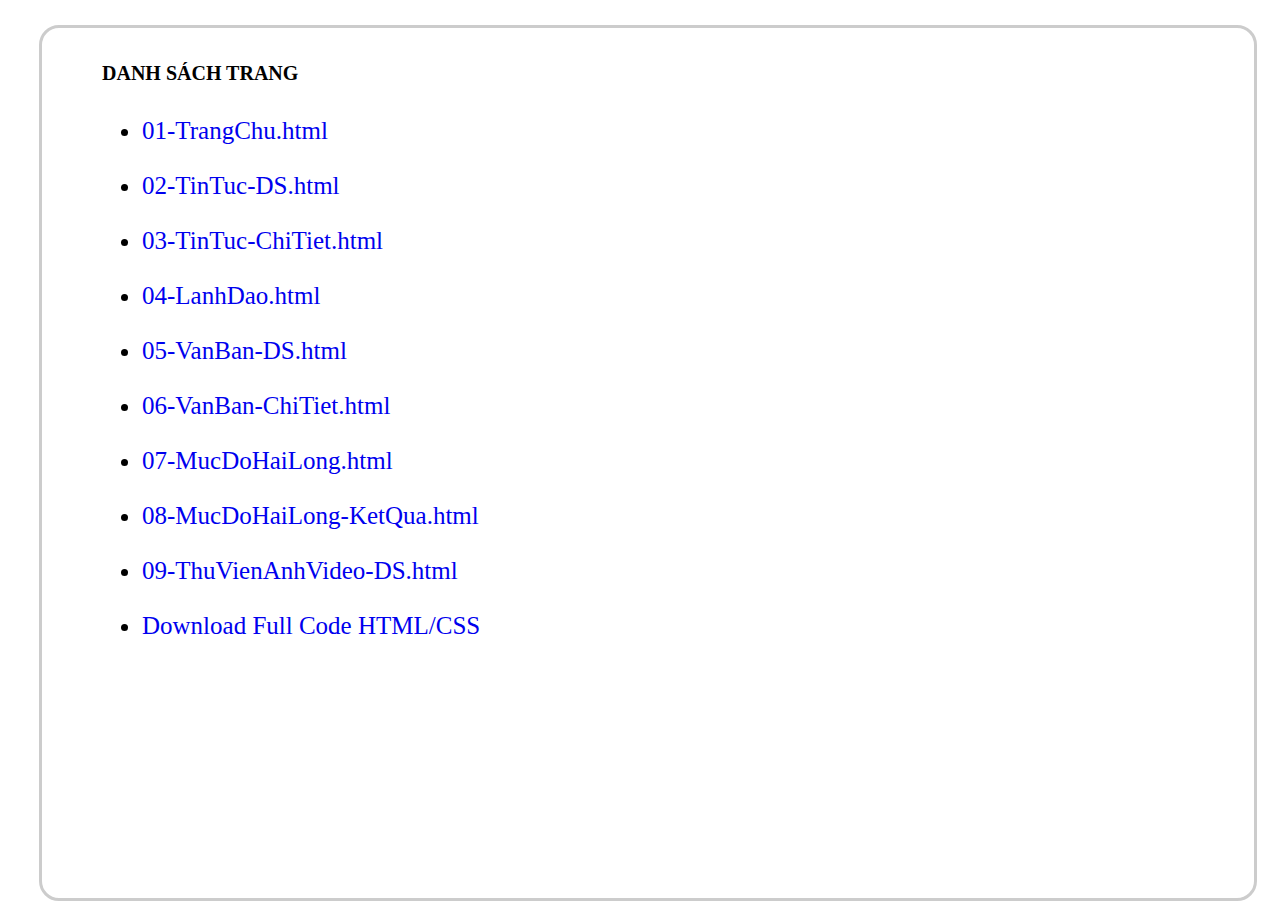
<file: index.html>
<!DOCTYPE html>
<html lang="en">
  <head>
    <meta charset="UTF-8" />
    <meta http-equiv="X-UA-Compatible" content="IE=edge" />
    <meta name="viewport" content="width=device-width, initial-scale=1.0" />
    <title>Document</title>
  </head>

  <body>
    <div id="tonghop">
      <div>
        <p>Danh sách trang</p>
        <ul>
          <li>
            <a target="_blank" href="01-TrangChu.html">01-TrangChu.html</a>
          </li>
          <li>
            <a target="_blank" href="02-TinTuc-DS.html">02-TinTuc-DS.html</a>
          </li>
          <li>
            <a target="_blank" href="03-TinTuc-ChiTiet.html"
              >03-TinTuc-ChiTiet.html</a
            >
          </li>
          <li><a target="_blank" href="04-LanhDao.html">04-LanhDao.html</a></li>
          <li>
            <a target="_blank" href="05-VanBan-DS.html">05-VanBan-DS.html</a>
          </li>
          <li>
            <a target="_blank" href="06-VanBan-ChiTiet.html"
              >06-VanBan-ChiTiet.html</a
            >
          </li>
          <li>
            <a target="_blank" href="07-MucDoHaiLong.html"
              >07-MucDoHaiLong.html</a
            >
          </li>
          <li>
            <a target="_blank" href="08-MucDoHaiLong-KetQua.html"
              >08-MucDoHaiLong-KetQua.html</a
            >
          </li>
          <li>
            <a target="_blank" href="09-ThuVienAnhVideo-DS.html"
              >09-ThuVienAnhVideo-DS.html</a
            >
          </li>
          <li>
            <a
              target="_blank"
              target="_blank"
              href="https://github.com/binlee1705/UBNDHaNoi2/archive/refs/heads/main.zip"
            >
              Download Full Code HTML/CSS
            </a>
          </li>
        </ul>
      </div>
    </div>
    <style>
      body {
        display: flex;
        align-items: center;
        justify-content: center;
        height: 100vh;
        width: 100vw;
        flex-direction: column;
        overflow: hidden;
      }

      .title {
        font-size: 40px;
        font-weight: bold;
        text-transform: uppercase;
      }

      #tonghop {
        margin-top: 10px;
        width: 90vw;
        display: flex;
        border: 3px solid #ccc;
        border-radius: 20px;
        padding: 30px;
        height: 90vh;
        overflow: auto;
      }

      #tonghop > div {
        padding: 0 30px;
        flex: 1;
        border-right: 1px solid #ccc;
      }

      #tonghop > div:last-child {
        border-right: none;
      }

      p {
        margin-top: 0;
        font-weight: bold;
        text-transform: uppercase;
        font-size: 20px;
        line-height: 30px;
        margin-bottom: 20px;
      }

      ul li {
        font-size: 25px;
        line-height: 45px;
        margin-bottom: 10px;
      }

      ul li a {
        text-decoration: none;
      }

      ul li a:hover {
        color: red;
      }
    </style>
  </body>
</html>
</file>
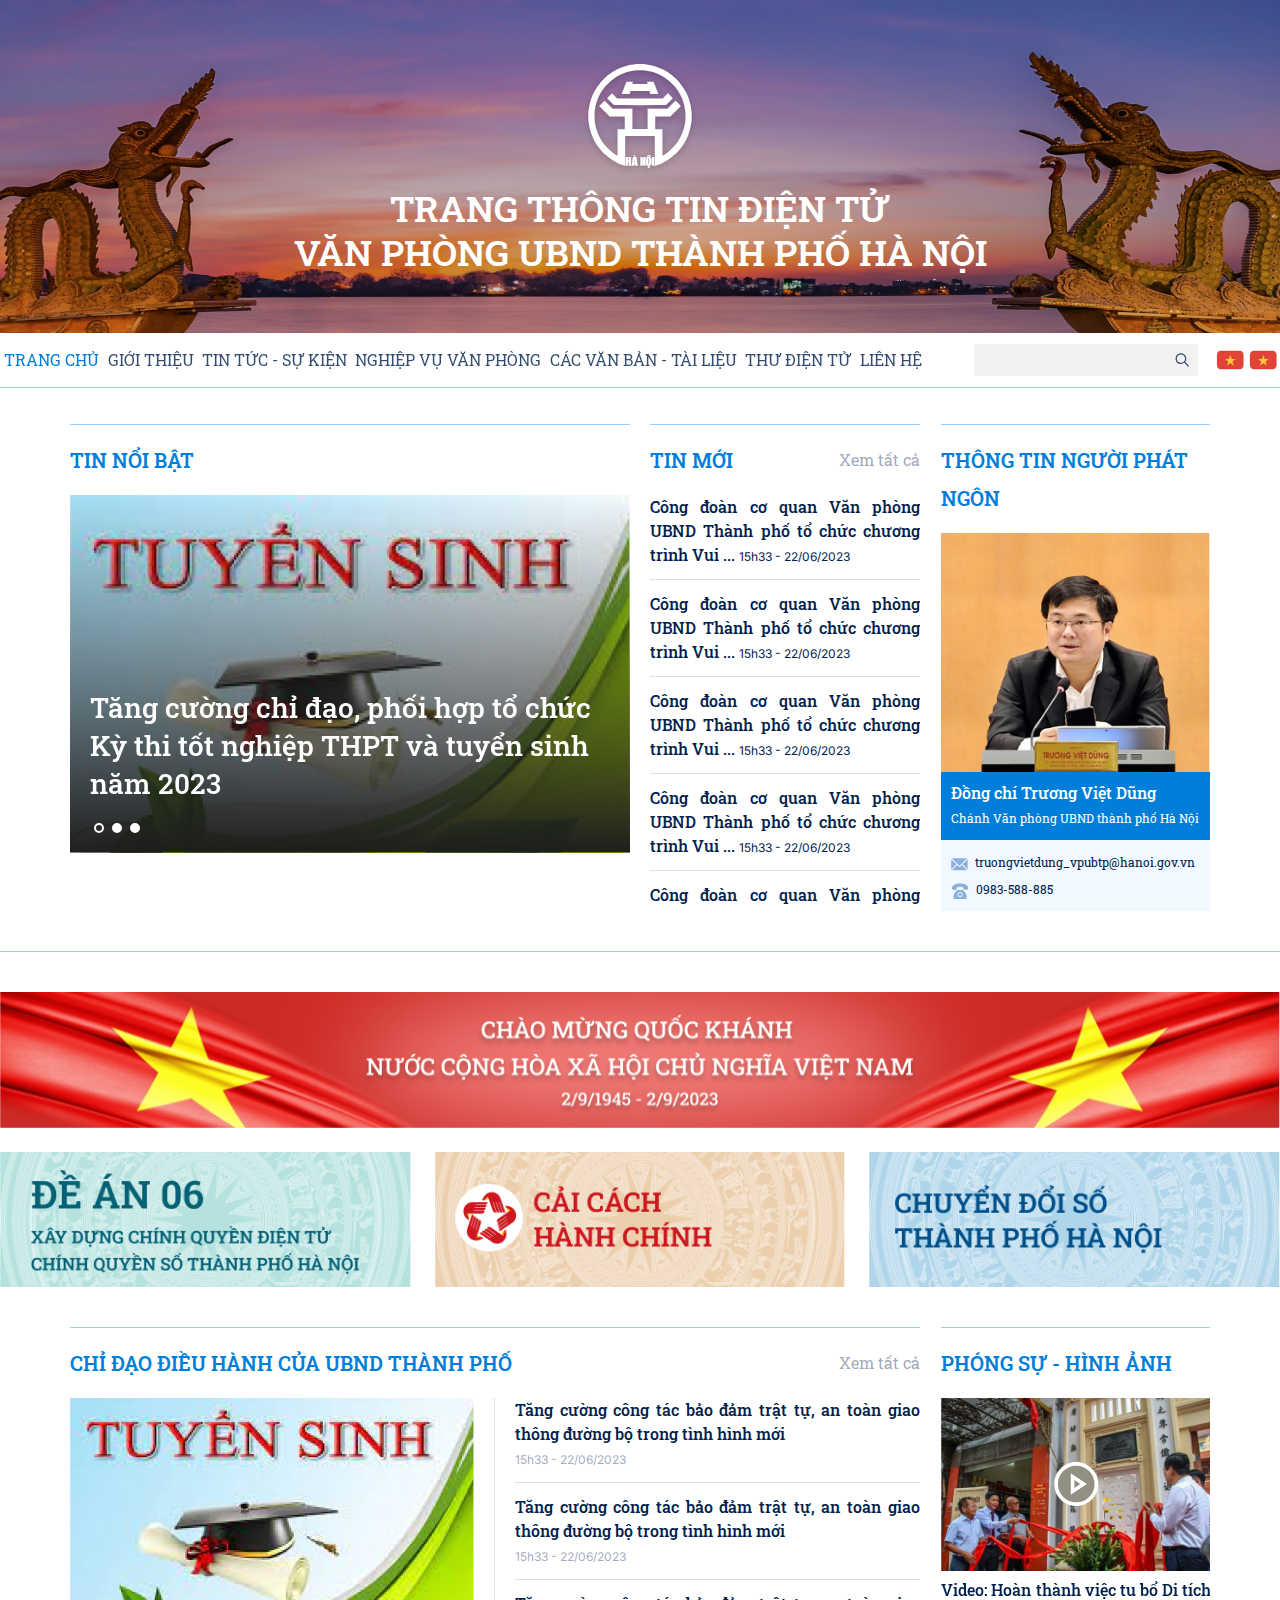
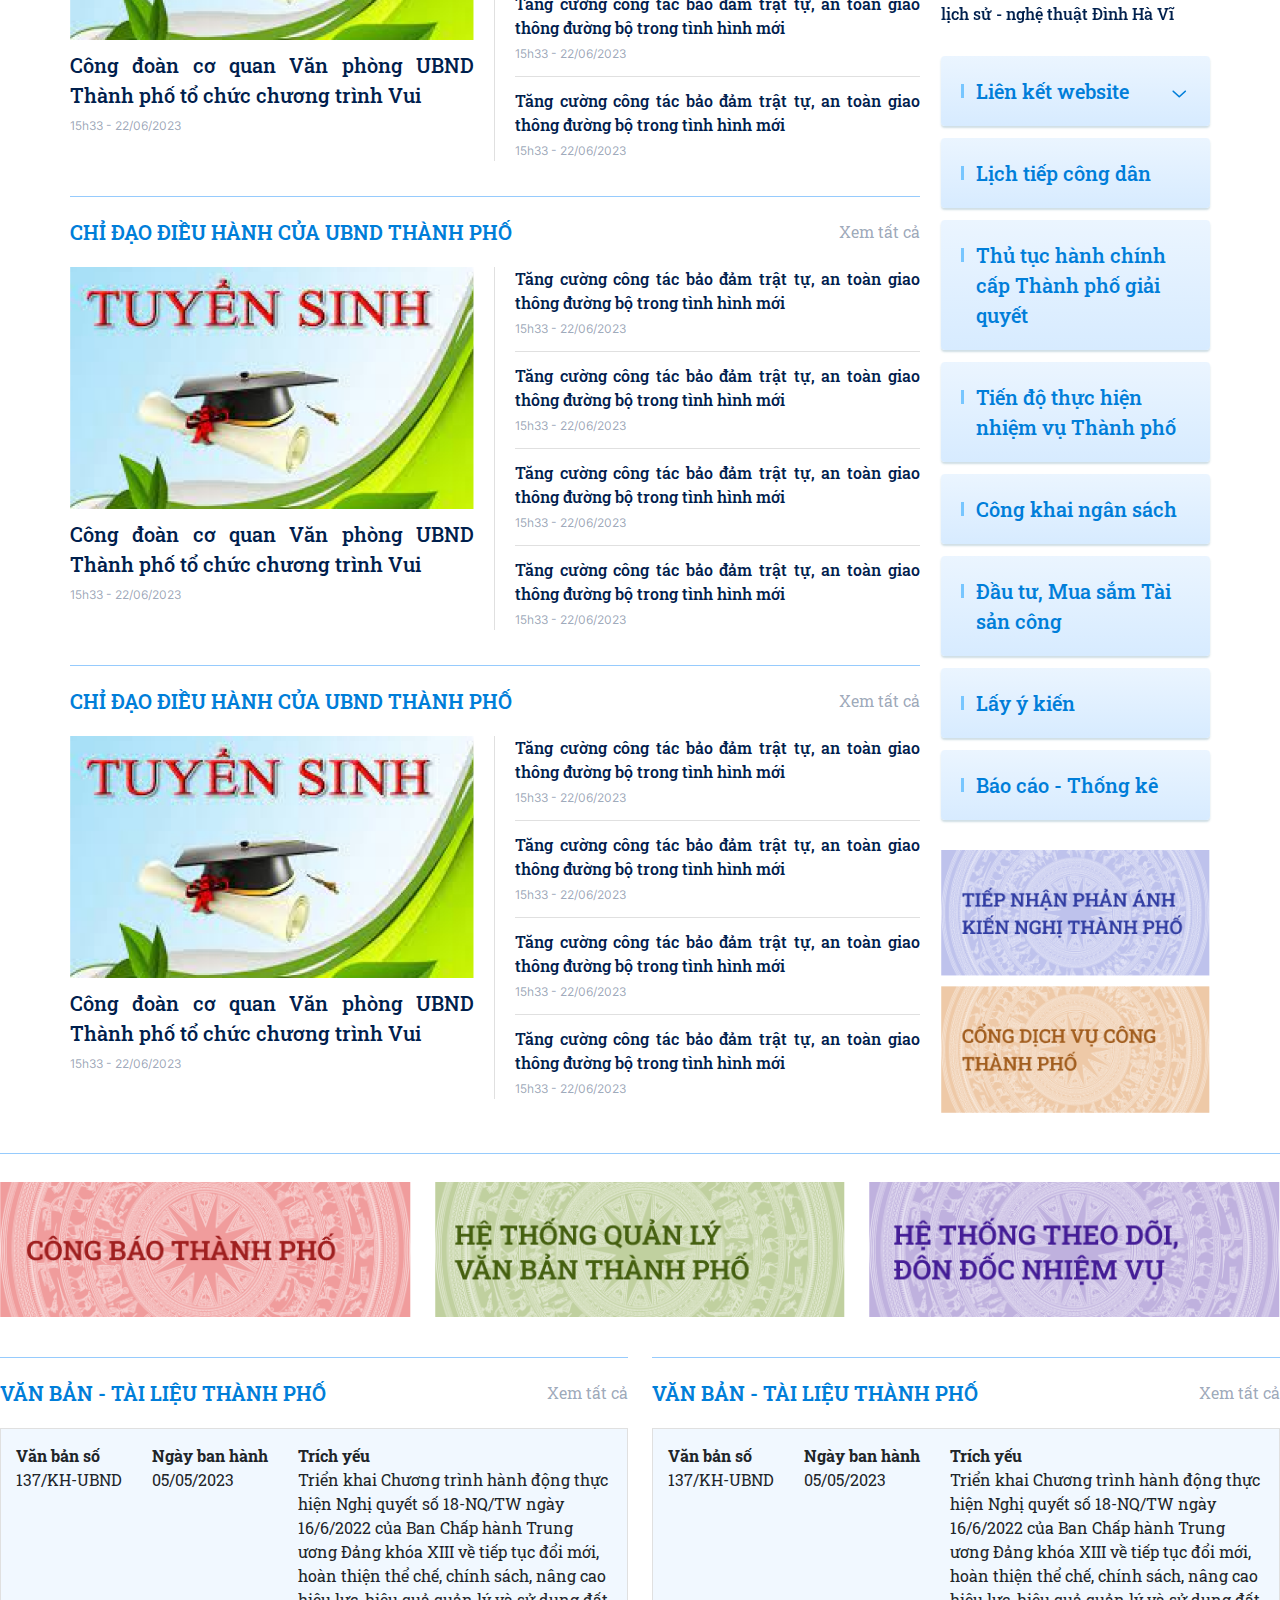
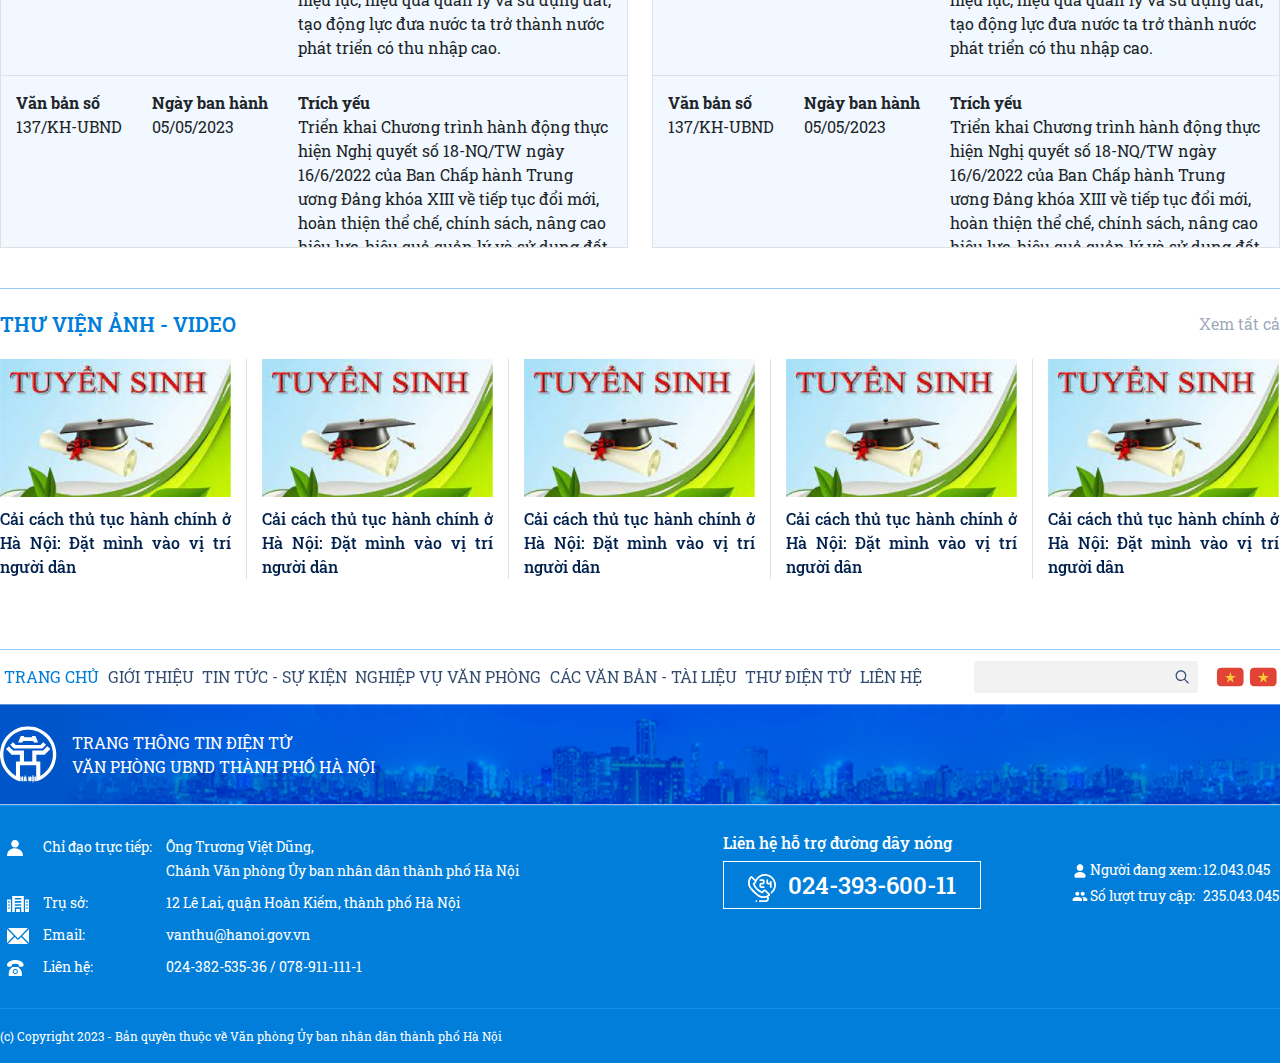
<file: 01-TrangChu.html>
﻿<!DOCTYPE html>
<html>

<head>
  <title>Trang chủ</title>
  <meta charset="utf-8" />
  <meta name="MobileOptimized" content="device-width" />
  <meta content="width=device-width, initial-scale=1.0, maximum-scale=1.0, user-scalable=0" name="viewport" />
  <!--CSS-->
  <link rel="preconnect" href="https://fonts.googleapis.com" />
  <link rel="preconnect" href="https://fonts.gstatic.com" crossorigin />
  <link
    href="https://fonts.googleapis.com/css2?family=Inter:wght@100;200;300;400;500;600;700;800;900&family=Roboto+Slab:wght@100;200;300;400;500;600;700;800;900&display=swap"
    rel="stylesheet" />

  <link href="bootstrap/bootstrap.css" rel="stylesheet" />
  <link href="css/animate.css" rel="stylesheet" />
  <link href="css/font/fontawesome-all.css" rel="stylesheet" />
  <link href="js/Owl2/owl.carousel.css" rel="stylesheet" />
  <link href="css/style.css" rel="stylesheet" />
  <link href="css/css_rwd.css" rel="stylesheet" />
</head>

<body>
  <!--Phần này chỉ hiển ở trang chủ-->
  <h1 style="display: none">
    TRANG THÔNG TIN ĐIỆN TỬ VĂN PHÒNG UBND THÀNH PHỐ HÀ NỘI
  </h1>
  <header style="--bg: url(../pic/bg_head.png)">
    <div class="wrp">
      <a href="/" class="logo" title="">
        <span class="icon">
          <svg width="116" height="116" viewBox="0 0 116 116" fill="none" xmlns="http://www.w3.org/2000/svg">
            <g filter="url(#filter0_d_656_4090)">
              <path
                d="M48.6071 4.84646C50.5798 4.62687 52.5207 4.19125 54.4934 4H61.4988C63.5458 4.20896 65.5646 4.6375 67.6046 4.88896C70.5017 5.61854 73.4554 6.21 76.2144 7.39291C78.3075 7.97728 80.1739 9.10353 82.1148 10.0456C84.5939 11.5083 87.0731 12.9321 89.3433 14.7241C91.8437 16.495 93.9474 18.7262 96.122 20.8902C100.028 25.3151 103.242 30.305 105.656 35.6908C106.322 37.7697 107.257 39.7637 107.732 41.9028C108.068 43.362 108.493 44.7964 108.794 46.2626C109.014 48.2318 109.453 50.1584 109.641 52.1488C109.641 54.8263 109.662 57.5003 109.641 60.1778C109.184 63.2555 108.826 66.3544 107.948 69.3471C107.452 71.7838 106.425 74.0398 105.653 76.388C103.241 81.7743 100.028 86.7643 96.122 91.1886C94.9958 92.303 93.8743 93.4245 92.7575 94.5531C88.2846 98.5059 83.2291 101.746 77.7691 104.158C76.1223 104.633 74.5817 105.447 72.8994 105.805C72.8569 95.8635 72.8994 85.9186 72.8781 75.9771C62.9615 75.9771 53.0448 75.9771 43.1282 75.9771C43.1069 85.9186 43.1459 95.86 43.1069 105.801C41.4211 105.447 39.884 104.633 38.2372 104.158C32.7772 101.746 27.7217 98.5059 23.2489 94.5531C21.6976 92.9133 19.9516 91.4471 18.581 89.6444C16.1301 86.8111 14.168 83.6236 12.3158 80.3759C11.4835 78.605 10.4245 76.9298 9.88618 75.035C9.26993 73.3669 8.59702 71.713 8.2216 69.9669C7.84619 68.2209 7.21223 66.4678 7.06348 64.6544C6.80848 63.082 6.52161 61.5165 6.35515 59.9334C6.35515 57.2559 6.3339 54.5784 6.35515 51.9045C6.81556 48.8303 7.17327 45.7278 8.0516 42.7351C8.53681 40.302 9.55681 38.0353 10.336 35.6943C12.7477 30.304 15.9623 25.3103 19.8701 20.8831C21.8251 18.9493 23.7022 16.9271 25.8909 15.2731C29.6414 12.3798 33.7171 9.93483 38.0353 7.98791C40.1142 7.32562 42.1082 6.38354 44.2474 5.90895C45.7065 5.5725 47.1444 5.1475 48.6071 4.84646ZM42.2959 13.0135C40.139 13.6191 38.2053 14.7525 36.2043 15.7371C34.4986 16.6562 32.8721 17.7152 31.3416 18.9033C28.6216 20.8016 26.3301 23.1993 24.0103 25.551C22.6468 27.1341 21.3718 28.7881 20.1145 30.4739C18.599 32.824 17.2613 35.284 16.1124 37.8335C15.7583 38.7047 15.5245 39.6291 15.1526 40.5003C13.6828 44.1341 13.1091 48.0334 12.5778 51.8939C12.5424 54.5678 12.5778 57.2453 12.5778 59.9228C13.0843 63.9992 13.7289 68.1182 15.3155 71.9326C16.378 75.2653 18.1205 78.3252 19.9445 81.2896C21.6587 83.6023 23.3551 85.9611 25.4589 87.9409C26.3336 88.7909 27.1624 89.6904 28.0584 90.5227C30.4526 92.4813 32.8326 94.5248 35.6199 95.9238C35.6199 87.0295 35.6199 78.1352 35.6199 69.2409C38.0353 69.2409 40.4472 69.2409 42.8626 69.2409C42.8626 65.0122 42.8626 60.7846 42.8626 56.5582C37.8015 56.537 32.737 56.5865 27.6759 56.537C24.2299 52.9953 20.6741 49.5705 17.228 46.0289C19.0662 44.3253 20.7697 42.4872 22.5866 40.7553C25.1826 43.4789 27.8991 46.0678 30.5234 48.7701C37.1428 48.8197 43.7551 48.7701 50.3744 48.7949C50.3744 55.5241 50.3744 62.2532 50.3744 68.9824C55.4626 68.9824 60.5532 68.9824 65.6461 68.9824C65.6461 62.2532 65.6461 55.5241 65.6461 48.7949C72.2654 48.7701 78.8777 48.8197 85.4793 48.7701C87.916 46.2626 90.4377 43.833 92.8708 41.3326C93.0833 41.1697 93.225 40.851 93.526 40.8333C95.2472 42.5545 96.9756 44.2757 98.6933 46.0005C98.6331 46.0997 98.5126 46.298 98.456 46.3972C95.0666 49.7653 91.6772 53.1263 88.3268 56.537C83.2623 56.5865 78.2012 56.537 73.1367 56.5618C73.1367 60.7881 73.1367 65.0145 73.1367 69.2409C75.5485 69.2409 77.9604 69.2409 80.3758 69.2409C80.3758 78.1352 80.3758 87.0295 80.3758 95.9238C81.7846 95.2184 83.1164 94.3686 84.3496 93.3879C86.445 91.8929 88.3923 90.2005 90.165 88.334C92.4174 86.2444 94.2556 83.7617 96.0654 81.2932C97.8893 78.3288 99.6389 75.2723 100.694 71.9361C102.263 68.1996 102.876 64.1622 103.418 60.1743C103.444 57.4141 103.444 54.6552 103.418 51.8974C103.032 49.2589 102.71 46.5849 101.983 44.0243C101.509 41.956 100.599 40.0293 99.9612 38.0035C98.7873 35.3872 97.4138 32.8652 95.8529 30.4597C94.1635 28.2072 92.4954 25.9087 90.4235 23.982C87.275 20.6574 83.6298 17.8414 79.6179 15.6343C77.7302 14.7241 75.9169 13.6333 73.8839 13.0702C69.9527 11.4127 65.7098 10.7044 61.4881 10.1979C59.0692 10.1979 56.6538 10.1767 54.2348 10.1979C50.1796 10.7469 46.089 11.3844 42.2853 12.9923L42.2959 13.0135Z"
                fill="white" />
              <path
                d="M44.4778 21.8675C46.6028 21.8427 48.7561 21.8675 50.8988 21.8675C50.704 22.5581 50.5446 23.2523 50.3392 23.9393H65.6534C65.4586 23.2523 65.2992 22.5581 65.0938 21.8675C67.2188 21.8675 69.3756 21.8675 71.5148 21.8675C73.1617 25.8979 74.681 29.9779 76.3031 34.0154C73.6292 34.0366 70.9552 34.0154 68.2813 34.0154C68.0611 32.9637 67.7808 31.9254 67.4419 30.9058C61.1448 30.9223 54.8478 30.9223 48.5507 30.9058C48.2117 31.9251 47.9326 32.9634 47.7149 34.0154C45.0374 34.0154 42.3634 34.0154 39.6895 34.0154C41.3115 29.9779 42.8274 25.8979 44.4778 21.8675Z"
                fill="white" />
              <path
                d="M29.571 33.686C29.7445 33.5514 29.9995 33.1158 30.2262 33.4345C31.8624 35.0991 33.5377 36.7318 35.1633 38.3928C50.3806 38.4212 65.5991 38.4212 80.8188 38.3928C82.4869 36.6787 84.1798 34.9928 85.8763 33.3105H86.0215C87.633 34.9185 89.2621 36.498 90.8311 38.152C88.5715 40.5143 86.195 42.7562 83.9248 45.122C66.6345 45.155 49.3441 45.155 32.0537 45.122C29.7835 42.7668 27.407 40.5178 25.1475 38.152C26.5641 36.6185 28.1189 35.1876 29.571 33.6683V33.686Z"
                fill="white" />
              <path
                d="M51.0723 95.127C51.6814 95.127 52.2871 95.127 52.8962 95.127C53.2893 95.6334 53.6506 96.1611 54.0189 96.6853C53.521 96.7067 53.0222 96.6854 52.5279 96.6215C51.9988 96.168 51.5116 95.6678 51.0723 95.127Z"
                fill="white" />
              <path
                d="M65.9927 95.18C66.6112 95.0702 67.2442 95.0702 67.8627 95.18C68.3935 95.6317 68.8809 96.1321 69.3183 96.6746C68.734 96.6746 68.1531 96.6746 67.5688 96.6746C67.5377 96.5276 67.4571 96.3958 67.3404 96.3012C67.2236 96.2065 67.078 96.1549 66.9277 96.1549C66.7775 96.1549 66.6318 96.2065 66.5151 96.3012C66.3984 96.3958 66.3178 96.5276 66.2867 96.6746C65.7023 96.6959 65.1179 96.7029 64.5371 96.6959C64.9755 96.1541 65.4628 95.6538 65.9927 95.2013V95.18Z"
                fill="white" />
              <path
                d="M43.6313 96.9297C44.4034 96.9297 45.1825 96.9297 45.9546 96.9297C45.9546 98.0489 45.9546 99.1716 45.9546 100.291H46.7232C46.7232 99.1716 46.7232 98.0489 46.7232 96.9297C47.4988 96.9297 48.2709 96.9297 49.0465 96.9297C49.0465 99.8622 49.0465 102.795 49.0465 105.727C48.2709 105.727 47.4988 105.727 46.7232 105.727C46.7232 104.516 46.7232 103.312 46.7232 102.104H45.9546C45.9546 103.312 45.9546 104.516 45.9546 105.727H43.6313C43.6242 102.802 43.6242 99.8693 43.6313 96.9297Z"
                fill="white" />
              <path
                d="M50.9235 96.9297C52.1028 96.9297 53.2751 96.9297 54.4651 96.9297C54.9008 99.8586 55.3293 102.795 55.8358 105.717C54.9645 105.717 54.0968 105.717 53.2291 105.717C53.2291 105.199 53.2291 104.679 53.2043 104.165H52.1949C52.1949 104.679 52.1949 105.199 52.1701 105.717C51.3024 105.717 50.4312 105.717 49.5635 105.717C50.0699 102.795 50.4985 99.8586 50.9341 96.9297M52.4287 100.826V102.639H52.9458V100.826H52.4287Z"
                fill="white" />
              <path
                d="M58.3887 96.929H60.1383C60.5243 97.8994 60.7333 98.9335 61.2008 99.8756C61.268 98.8946 61.2291 97.9135 61.2397 96.929C62.0118 96.929 62.7862 96.929 63.563 96.929C63.563 99.8614 63.563 102.794 63.563 105.726H61.5337C61.2008 104.852 61.1441 103.888 60.758 103.031C60.6837 103.927 60.7226 104.827 60.7155 105.726H58.3887C58.3887 102.794 58.3887 99.8591 58.3887 96.9219V96.929Z"
                fill="white" />
              <path
                d="M65.7239 97.0073C66.6553 96.8834 67.7639 96.7346 68.5572 97.3898C69.1203 97.8396 69.5984 98.5054 69.5347 99.2634V103.414C69.5878 104.477 68.6776 105.458 67.6753 105.716C66.8537 105.748 65.9257 105.908 65.1962 105.394C64.5622 104.941 64.0026 104.236 64.0735 103.414C64.0735 102.029 64.0735 100.648 64.0735 99.2634C64.0168 98.2398 64.8314 97.3757 65.7239 97.0073ZM66.4145 98.4913C66.4145 100.386 66.4145 102.288 66.4145 104.186H67.183C67.183 102.288 67.183 100.386 67.183 98.4913H66.4145Z"
                fill="white" />
              <path
                d="M70.0375 96.9297C70.8096 96.9297 71.5841 96.9297 72.3609 96.9297C72.3609 99.8622 72.3609 102.795 72.3609 105.727H70.0375C70.0305 102.802 70.0305 99.8693 70.0375 96.9297Z"
                fill="white" />
              <path d="M65.8945 106H67.7043V107.81H65.8945V106Z" fill="white" />
            </g>
            <defs>
              <filter id="filter0_d_656_4090" x="0.345703" y="0" width="115.304" height="115.81"
                filterUnits="userSpaceOnUse" color-interpolation-filters="sRGB">
                <feFlood flood-opacity="0" result="BackgroundImageFix" />
                <feColorMatrix in="SourceAlpha" type="matrix" values="0 0 0 0 0 0 0 0 0 0 0 0 0 0 0 0 0 0 127 0"
                  result="hardAlpha" />
                <feOffset dy="2" />
                <feGaussianBlur stdDeviation="3" />
                <feComposite in2="hardAlpha" operator="out" />
                <feColorMatrix type="matrix" values="0 0 0 0 0 0 0 0 0 0 0 0 0 0 0 0 0 0 0.15 0" />
                <feBlend mode="normal" in2="BackgroundImageFix" result="effect1_dropShadow_656_4090" />
                <feBlend mode="normal" in="SourceGraphic" in2="effect1_dropShadow_656_4090" result="shape" />
              </filter>
            </defs>
          </svg>
        </span>
        <span class="text">
          <span>TRANG THÔNG TIN ĐIỆN TỬ </span>
          <span>VĂN PHÒNG UBND THÀNH PHỐ HÀ NỘI </span>
        </span>
      </a>
    </div>
  </header>

  <div class="menu">
    <div class="wrp">
      <ul class="menuMain">
        <li class="active"><a href="">TRANG CHỦ</a></li>
        <li>
          <a href="">GIỚI THIỆU</a>
          <span class="openSub">
            <i class="far fa-angle-down"></i>
          </span>
          <ul>
            <li><a href="" title="">Thông tin chung </a></li>
            <li><a href="" title="">Chức năng nhiệm vụ</a></li>
            <li>
              <a href="" title="">Lãnh đạo Văn phòng UBND Thành phố</a>
              <ul>
                <li>
                  <a href="#" title="">Lãnh đạo Văn phòng UBND TP đương nhiệm</a>
                </li>
                <li>
                  <a href="#" title="">Lãnh đạo Văn phòng UBND TP qua các thời kỳ</a>
                </li>
              </ul>
            </li>
            <li><a href="" title="">Bộ máy, cơ cấu, tổ chức</a></li>
            <li>
              <a href="#" title="">Thông tin các phòng/ban/đơn vị</a>
            </li>
            <li>
              <a href="#" title="">
                Thông tin Lãnh đạo cấp phòng/ban/đơn vị</a>
            </li>
          </ul>
        </li>
        <li><a href="">TIN TỨC - SỰ KIỆN </a></li>
        <li><a href="">NGHIỆP VỤ VĂN PHÒNG </a></li>
        <li><a href="">CÁC VĂN BẢN - TÀI LIỆU </a></li>
        <li><a href="">THƯ ĐIỆN TỬ </a></li>
        <li><a href="">LIÊN HỆ </a></li>
      </ul>
      <div class="searchBox">
        <input type="search" title="" placeholder="" class="ips" />
        <a href="" title="" class="btnSearch">
          <svg width="17" height="16" viewBox="0 0 17 16" fill="none" xmlns="http://www.w3.org/2000/svg">
            <path fill-rule="evenodd" clip-rule="evenodd"
              d="M10.2789 10.8698C9.36306 11.6024 8.20131 12.0405 6.93724 12.0405C3.98045 12.0405 1.5835 9.64355 1.5835 6.68675C1.5835 3.72996 3.98045 1.33301 6.93724 1.33301C9.89403 1.33301 12.291 3.72996 12.291 6.68675C12.291 7.95086 11.8529 9.11264 11.1202 10.0285L14.9168 13.8251L14.0755 14.6664L10.2789 10.8698ZM2.77322 6.68675C2.77322 4.38703 4.63751 2.52273 6.93724 2.52273C9.23697 2.52273 11.1013 4.38703 11.1013 6.68675C11.1013 7.80829 10.6579 8.82626 9.93682 9.57495L9.82544 9.68633C9.07675 10.4074 8.05878 10.8508 6.93724 10.8508C4.63751 10.8508 2.77322 8.98648 2.77322 6.68675Z"
              fill="#00204D" fill-opacity="0.8" style="mix-blend-mode: multiply" />
          </svg>
        </a>
      </div>
      <ul class="language">
        <li class="active">
          <a href="#" title="">
            <svg xmlns="http://www.w3.org/2000/svg" width="33" height="32" viewBox="0 0 33 32" fill="none">
              <path
                d="M29.5832 20.667C29.5832 23.2443 28.1778 25.3337 25.4165 25.3337H7.08317C4.32192 25.3337 2.9165 23.2443 2.9165 20.667V11.3337C2.9165 8.75639 4.32192 6.66699 7.08317 6.66699H25.4165C28.1778 6.66699 29.5832 8.75639 29.5832 11.3337V20.667Z"
                fill="#E14337" />
              <path
                d="M21.8299 14.8751L17.6645 14.8814L16.3715 10.6672L15.0882 14.8814L10.9174 14.8751L14.2949 17.4405L12.9865 21.628L16.374 19.0276L19.7686 21.628L18.4574 17.4405L21.8299 14.8751Z"
                fill="#F9CB38" />
            </svg>
          </a>
        </li>
        <li>
          <a href="#" title="">
            <svg xmlns="http://www.w3.org/2000/svg" width="33" height="32" viewBox="0 0 33 32" fill="none">
              <path
                d="M29.5832 20.667C29.5832 23.2443 28.1778 25.3337 25.4165 25.3337H7.08317C4.32192 25.3337 2.9165 23.2443 2.9165 20.667V11.3337C2.9165 8.75639 4.32192 6.66699 7.08317 6.66699H25.4165C28.1778 6.66699 29.5832 8.75639 29.5832 11.3337V20.667Z"
                fill="#E14337" />
              <path
                d="M21.8299 14.8751L17.6645 14.8814L16.3715 10.6672L15.0882 14.8814L10.9174 14.8751L14.2949 17.4405L12.9865 21.628L16.374 19.0276L19.7686 21.628L18.4574 17.4405L21.8299 14.8751Z"
                fill="#F9CB38" />
            </svg>
          </a>
        </li>
      </ul>
      <a href="javascript://" class="openList">
        <hr />
        <hr />
        <hr />
      </a>
      <div id="overlay"></div>
    </div>
  </div>
  <div id="container">
    <div class="wrp">
      <div class="container">
        <div class="colLeft">
          <div id="newsHot">
            <div class="newsHot-left">
              <h2 class="commonNameCate">
                <a href="" title="">TIN NỔI BẬT</a>
              </h2>
              <div class="group owl-carousel">
                <a href="" title="" class="item">
                  <img src="./pic/p_news.png" loading="lazy" class="imageRatio" style="--ratio: 648/414" />
                  <h3 class="text">
                    Tăng cường chỉ đạo, phối hợp tổ chức Kỳ thi tốt nghiệp
                    THPT và tuyển sinh năm 2023
                  </h3>
                </a>
                <a href="" title="" class="item">
                  <img src="./pic/p_news.png" loading="lazy" class="imageRatio" style="--ratio: 648/414" />
                  <h3 class="text">
                    Tăng cường chỉ đạo, phối hợp tổ chức Kỳ thi tốt nghiệp
                    THPT và tuyển sinh năm 2023
                  </h3>
                </a>
                <a href="" title="" class="item">
                  <img src="./pic/p_news.png" loading="lazy" class="imageRatio" style="--ratio: 648/414" />
                  <h3 class="text">
                    Tăng cường chỉ đạo, phối hợp tổ chức Kỳ thi tốt nghiệp
                    THPT và tuyển sinh năm 2023
                  </h3>
                </a>
              </div>
            </div>
            <div class="newsHot-right">
              <div class="commonTop">
                <h2 class="commonNameCate">
                  <a href="" title="">TIN MỚI</a>
                </h2>
                <a href="#" title="" class="viewAll">Xem tất cả</a>
              </div>
              <div class="group">
                <div class="item">
                  <h3 class="name">
                    <a href="" title="">
                      Công đoàn cơ quan Văn phòng UBND Thành phố tổ chức
                      chương trình Vui ...
                    </a>
                    <span class="date"> 15h33 - 22/06/2023 </span>
                  </h3>
                </div>
                <div class="item">
                  <h3 class="name">
                    <a href="" title="">
                      Công đoàn cơ quan Văn phòng UBND Thành phố tổ chức
                      chương trình Vui ...
                    </a>
                    <span class="date"> 15h33 - 22/06/2023 </span>
                  </h3>
                </div>
                <div class="item">
                  <h3 class="name">
                    <a href="" title="">
                      Công đoàn cơ quan Văn phòng UBND Thành phố tổ chức
                      chương trình Vui ...
                    </a>
                    <span class="date"> 15h33 - 22/06/2023 </span>
                  </h3>
                </div>
                <div class="item">
                  <h3 class="name">
                    <a href="" title="">
                      Công đoàn cơ quan Văn phòng UBND Thành phố tổ chức
                      chương trình Vui ...
                    </a>
                    <span class="date"> 15h33 - 22/06/2023 </span>
                  </h3>
                </div>
              </div>
            </div>
          </div>
        </div>
        <div class="colRight">
          <div id="nguoiphatngon">
            <h2 class="commonNameCate">
              <a href="" title="">THÔNG TIN NGƯỜI PHÁT NGÔN</a>
            </h2>
            <div class="content">
              <img src="./pic/p_nguoiphatngon.png" alt="" loading="lazy" class="imageRatio" style="--ratio: 312/277" />
              <div>
                <div class="info">
                  <h3 class="name">Đồng chí Trương Việt Dũng</h3>
                  <p>Chánh Văn phòng UBND thành phố Hà Nội</p>
                </div>
                <div class="contact">
                  <a href="mailto:truongvietdung_vpubtp@hanoi.gov.vn" title="">
                    <span class="icon">
                      <svg xmlns="http://www.w3.org/2000/svg" width="17" height="13" viewBox="0 0 17 13" fill="none">
                        <path
                          d="M16.5198 1.1543L11.5693 6.23292L16.5186 11.3179C16.5574 11.2042 16.6026 11.071 16.6469 10.9382V1.52204L16.5198 1.1543Z"
                          fill="#88B0D8" />
                        <path
                          d="M7.99938 7.58063C8.29204 7.88459 8.60908 7.88227 8.90592 7.57399C11.1704 5.22314 13.4348 2.87208 15.699 0.520791C15.7311 0.487572 15.7632 0.449367 15.8383 0.364657C15.5838 0.326454 15.3724 0.266991 15.1606 0.264998C12.4436 0.258575 9.72742 0.257135 7.01197 0.260679C5.25087 0.260679 3.48978 0.257689 1.729 0.264998C1.5217 0.264998 1.3144 0.322802 1.10742 0.354028C1.10742 0.375621 1.10742 0.397214 1.10742 0.420467C1.13662 0.452026 1.16486 0.484581 1.19471 0.515475L7.99938 7.58063Z"
                          fill="#88B0D8" />
                        <path
                          d="M10.7372 7.07282C10.3117 7.51497 9.89579 7.96808 9.45552 8.39429C8.8933 8.93876 8.0134 8.93511 7.44637 8.39662C7.15948 8.12422 6.89282 7.82923 6.61685 7.54453C6.42142 7.34322 6.22567 7.14224 6.05719 6.96851L1.10059 12.0588C1.31495 12.1651 1.53123 12.1983 1.75811 12.1983C6.21968 12.1967 10.6811 12.1967 15.1425 12.1983C15.201 12.2029 15.2598 12.2017 15.318 12.1946C15.4785 12.1614 15.6389 12.1202 15.8289 12.0747C14.1471 10.3473 12.5012 8.6554 10.8396 6.94824C10.8075 6.99152 10.7733 7.0331 10.7372 7.07282Z"
                          fill="#88B0D8" />
                        <path
                          d="M0.388667 1.13184C0.29647 1.33003 0.249063 1.54735 0.250038 1.76733C0.251963 4.00523 0.251963 6.24313 0.250038 8.48103C0.250038 9.23246 0.250038 9.98388 0.250038 10.7353C0.248465 10.9391 0.295883 11.1402 0.388024 11.3203L5.34752 6.2274L0.388667 1.13184Z"
                          fill="#88B0D8" />
                      </svg>
                    </span>
                    <span class="text">truongvietdung_vpubtp@hanoi.gov.vn</span>
                  </a>
                  <a href="tel:0983-588-885" title="">
                    <span class="icon">
                      <svg xmlns="http://www.w3.org/2000/svg" width="18" height="17" viewBox="0 0 18 17" fill="none">
                        <g clip-path="url(#clip0_175_17572)">
                          <path
                            d="M17.2219 4.66278C17.1497 4.08126 16.901 3.57858 16.5492 3.1237C15.8708 2.24755 14.9778 1.65569 13.9912 1.20695C11.9722 0.288798 9.85862 -0.0307116 7.65886 0.232587C6.29431 0.396058 4.99042 0.764992 3.76794 1.40466C2.93114 1.84274 2.16936 2.38549 1.59692 3.15729C1.03884 3.90971 0.78406 4.73709 1.0283 5.68012C1.19049 6.30751 1.68184 6.73105 2.32261 6.74301C3.03352 6.75658 3.74485 6.75658 4.4566 6.74301C5.1443 6.73105 5.72793 6.15244 5.74357 5.46043C5.74964 5.20198 5.68515 4.94353 5.6513 4.67506C7.94684 3.56889 10.2529 3.59537 12.5612 4.70349C12.5293 4.83272 12.4974 4.95871 12.4654 5.08309C12.2739 5.86814 12.8211 6.69261 13.6186 6.74301C14.359 6.78953 15.1048 6.79082 15.8465 6.76271C16.5661 6.73525 16.9907 6.34434 17.1711 5.63812C17.1999 5.52569 17.2229 5.41197 17.2484 5.29793V4.71641C17.2368 4.70006 17.2279 4.68196 17.2219 4.66278Z"
                            fill="#88B0D8" />
                          <path
                            d="M15.3914 12.126C15.1699 10.9819 14.641 9.92172 13.8628 9.06202C13.3181 8.45272 12.7511 7.86378 12.193 7.26675C12.1418 7.21213 12.0796 7.1694 12.0105 7.14151C11.9414 7.11362 11.8672 7.10124 11.7929 7.10522C11.4817 7.11007 6.74148 7.11491 6.45126 7.10522C6.23767 7.09682 6.07548 7.17338 5.93149 7.3291C5.49601 7.79981 5.05574 8.26599 4.61483 8.73088C3.99577 9.3838 3.48973 10.113 3.1462 10.9523C2.87929 11.6058 2.69603 12.2856 2.66442 12.9908C2.62707 13.8166 2.63697 14.6443 2.6309 15.4713C2.62771 15.8839 2.81607 16.0696 3.22506 16.0696H14.9633C15.3681 16.0696 15.5533 15.881 15.5536 15.4665C15.5536 14.8527 15.5737 14.2408 15.5475 13.6295C15.5271 13.1246 15.4878 12.619 15.3914 12.126ZM9.09193 14.2631C7.69864 14.2631 6.54928 13.1 6.54608 11.6882C6.54289 10.2764 7.68747 9.11857 9.08714 9.1079C10.4776 9.09757 11.6474 10.281 11.6413 11.6924C11.6352 13.1039 10.4836 14.264 9.09193 14.2631Z"
                            fill="#88B0D8" />
                          <path
                            d="M9.09419 10.0938C8.23791 10.0921 7.52594 10.8045 7.51477 11.6768C7.50391 12.5384 8.23184 13.2821 9.08972 13.285C9.94759 13.2879 10.6749 12.5461 10.6688 11.6813C10.6628 10.8164 9.95334 10.0954 9.09419 10.0938Z"
                            fill="#88B0D8" />
                        </g>
                        <defs>
                          <clipPath id="clip0_175_17572">
                            <rect width="16.314" height="15.9233" fill="white"
                              transform="translate(0.935547 0.143555)" />
                          </clipPath>
                        </defs>
                      </svg>
                    </span>
                    <span class="icon"> 0983-588-885 </span>
                  </a>
                </div>
              </div>
            </div>
          </div>
        </div>
      </div>
      <div class="commonSlideBanner owl-carousel">
        <a href="" class="commonBanner">
          <img src="./pic/b_1.png" alt="" loading="lazy" />
        </a>
        <a href="" class="commonBanner">
          <img src="./pic/b_1.png" alt="" loading="lazy" />
        </a>
      </div>
      <div class="bannerLink">
        <a href="" class="commonBanner">
          <img src="./pic/b_2.png" alt="" loading="lazy" />
        </a>
        <a href="" class="commonBanner">
          <img src="./pic/b_3.png" alt="" loading="lazy" />
        </a>
        <a href="" class="commonBanner">
          <img src="./pic/b_4.png" alt="" loading="lazy" />
        </a>
      </div>
      <div class="container">
        <div class="colLeft">
          <div id="newsHome">
            <div class="parent">
              <div class="commonTop">
                <h2 class="commonNameCate">
                  <a href="#" title="">CHỈ ĐẠO ĐIỀU HÀNH CỦA UBND THÀNH PHỐ</a>
                </h2>
                <a href="" title="" class="viewAll">Xem tất cả</a>
              </div>
              <div class="group">
                <div class="main">
                  <div class="item">
                    <a href="" title="">
                      <img src="./pic/p_news.png" alt="" loading="lazy" class="imageRatio" style="--ratio: 471/282" />
                    </a>
                    <h3 class="name">
                      <a href="" title="">
                        Công đoàn cơ quan Văn phòng UBND Thành phố tổ chức
                        chương trình Vui
                      </a>
                    </h3>
                    <span class="date">15h33 - 22/06/2023</span>
                  </div>
                </div>
                <div class="right">
                  <div class="item">
                    <h3 class="name">
                      <a href="" title="">Tăng cường công tác bảo đảm trật tự, an toàn giao
                        thông đường bộ trong tình hình mới</a>
                    </h3>
                    <span class="date"> 15h33 - 22/06/2023 </span>
                  </div>
                  <div class="item">
                    <h3 class="name">
                      <a href="" title="">Tăng cường công tác bảo đảm trật tự, an toàn giao
                        thông đường bộ trong tình hình mới</a>
                    </h3>
                    <span class="date"> 15h33 - 22/06/2023 </span>
                  </div>
                  <div class="item">
                    <h3 class="name">
                      <a href="" title="">Tăng cường công tác bảo đảm trật tự, an toàn giao
                        thông đường bộ trong tình hình mới</a>
                    </h3>
                    <span class="date"> 15h33 - 22/06/2023 </span>
                  </div>
                  <div class="item">
                    <h3 class="name">
                      <a href="" title="">Tăng cường công tác bảo đảm trật tự, an toàn giao
                        thông đường bộ trong tình hình mới</a>
                    </h3>
                    <span class="date"> 15h33 - 22/06/2023 </span>
                  </div>
                </div>
              </div>
            </div>
            <div class="parent">
              <div class="commonTop">
                <h2 class="commonNameCate">
                  <a href="#" title="">CHỈ ĐẠO ĐIỀU HÀNH CỦA UBND THÀNH PHỐ</a>
                </h2>
                <a href="" title="" class="viewAll">Xem tất cả</a>
              </div>
              <div class="group">
                <div class="main">
                  <div class="item">
                    <a href="" title="">
                      <img src="./pic/p_news.png" alt="" loading="lazy" class="imageRatio" style="--ratio: 471/282" />
                    </a>
                    <h3 class="name">
                      <a href="" title="">
                        Công đoàn cơ quan Văn phòng UBND Thành phố tổ chức
                        chương trình Vui
                      </a>
                    </h3>
                    <span class="date">15h33 - 22/06/2023</span>
                  </div>
                </div>
                <div class="right">
                  <div class="item">
                    <h3 class="name">
                      <a href="" title="">Tăng cường công tác bảo đảm trật tự, an toàn giao
                        thông đường bộ trong tình hình mới</a>
                    </h3>
                    <span class="date"> 15h33 - 22/06/2023 </span>
                  </div>
                  <div class="item">
                    <h3 class="name">
                      <a href="" title="">Tăng cường công tác bảo đảm trật tự, an toàn giao
                        thông đường bộ trong tình hình mới</a>
                    </h3>
                    <span class="date"> 15h33 - 22/06/2023 </span>
                  </div>
                  <div class="item">
                    <h3 class="name">
                      <a href="" title="">Tăng cường công tác bảo đảm trật tự, an toàn giao
                        thông đường bộ trong tình hình mới</a>
                    </h3>
                    <span class="date"> 15h33 - 22/06/2023 </span>
                  </div>
                  <div class="item">
                    <h3 class="name">
                      <a href="" title="">Tăng cường công tác bảo đảm trật tự, an toàn giao
                        thông đường bộ trong tình hình mới</a>
                    </h3>
                    <span class="date"> 15h33 - 22/06/2023 </span>
                  </div>
                </div>
              </div>
            </div>
            <div class="parent">
              <div class="commonTop">
                <h2 class="commonNameCate">
                  <a href="#" title="">CHỈ ĐẠO ĐIỀU HÀNH CỦA UBND THÀNH PHỐ</a>
                </h2>
                <a href="" title="" class="viewAll">Xem tất cả</a>
              </div>
              <div class="group">
                <div class="main">
                  <div class="item">
                    <a href="" title="">
                      <img src="./pic/p_news.png" alt="" loading="lazy" class="imageRatio" style="--ratio: 471/282" />
                    </a>
                    <h3 class="name">
                      <a href="" title="">
                        Công đoàn cơ quan Văn phòng UBND Thành phố tổ chức
                        chương trình Vui
                      </a>
                    </h3>
                    <span class="date">15h33 - 22/06/2023</span>
                  </div>
                </div>
                <div class="right">
                  <div class="item">
                    <h3 class="name">
                      <a href="" title="">Tăng cường công tác bảo đảm trật tự, an toàn giao
                        thông đường bộ trong tình hình mới</a>
                    </h3>
                    <span class="date"> 15h33 - 22/06/2023 </span>
                  </div>
                  <div class="item">
                    <h3 class="name">
                      <a href="" title="">Tăng cường công tác bảo đảm trật tự, an toàn giao
                        thông đường bộ trong tình hình mới</a>
                    </h3>
                    <span class="date"> 15h33 - 22/06/2023 </span>
                  </div>
                  <div class="item">
                    <h3 class="name">
                      <a href="" title="">Tăng cường công tác bảo đảm trật tự, an toàn giao
                        thông đường bộ trong tình hình mới</a>
                    </h3>
                    <span class="date"> 15h33 - 22/06/2023 </span>
                  </div>
                  <div class="item">
                    <h3 class="name">
                      <a href="" title="">Tăng cường công tác bảo đảm trật tự, an toàn giao
                        thông đường bộ trong tình hình mới</a>
                    </h3>
                    <span class="date"> 15h33 - 22/06/2023 </span>
                  </div>
                </div>
              </div>
            </div>
          </div>
        </div>
        <div class="colRight">
          <div id="galleryRight">
            <h2 class="commonNameCate">
              <a href="" title="">PHÓNG SỰ - HÌNH ẢNH</a>
            </h2>
            <div class="group owl-carousel">
              <div class="item">
                <a href="" class="image" title="">
                  <img src="./pic/p_video.png" alt="" loading="lazy" class="imageRatio" style="--ratio: 312/200" />
                  <span class="icon">
                    <svg xmlns="http://www.w3.org/2000/svg" width="45" height="44" viewBox="0 0 45 44" fill="none">
                      <circle cx="22.25" cy="22" r="19" fill="#928F83" style="mix-blend-mode: multiply" />
                      <path fill-rule="evenodd" clip-rule="evenodd"
                        d="M22.25 3.66667C12.1248 3.66667 3.91667 11.8748 3.91667 22C3.91667 32.1252 12.1248 40.3333 22.25 40.3333C32.3752 40.3333 40.5833 32.1252 40.5833 22C40.5833 11.8748 32.3752 3.66667 22.25 3.66667ZM0.25 22C0.25 9.84974 10.0997 0 22.25 0C34.4003 0 44.25 9.84974 44.25 22C44.25 34.1503 34.4003 44 22.25 44C10.0997 44 0.25 34.1503 0.25 22Z"
                        fill="white" />
                      <path fill-rule="evenodd" clip-rule="evenodd"
                        d="M16.75 11.241L32.8884 22L16.75 32.7589V11.241ZM20.4167 18.0923V25.9077L26.2782 22L20.4167 18.0923Z"
                        fill="white" />
                    </svg>
                  </span>
                </a>
                <h3 class="name">
                  <a href="" title="">Video: Hoàn thành việc tu bổ Di tích lịch sử - nghệ thuật
                    Đình Hà Vĩ</a>
                </h3>
              </div>
              <div class="item">
                <a href="" class="image" title="">
                  <img src="./pic/p_video.png" alt="" loading="lazy" class="imageRatio" style="--ratio: 312/200" />
                  <span class="icon">
                    <svg xmlns="http://www.w3.org/2000/svg" width="45" height="44" viewBox="0 0 45 44" fill="none">
                      <circle cx="22.25" cy="22" r="19" fill="#928F83" style="mix-blend-mode: multiply" />
                      <path fill-rule="evenodd" clip-rule="evenodd"
                        d="M22.25 3.66667C12.1248 3.66667 3.91667 11.8748 3.91667 22C3.91667 32.1252 12.1248 40.3333 22.25 40.3333C32.3752 40.3333 40.5833 32.1252 40.5833 22C40.5833 11.8748 32.3752 3.66667 22.25 3.66667ZM0.25 22C0.25 9.84974 10.0997 0 22.25 0C34.4003 0 44.25 9.84974 44.25 22C44.25 34.1503 34.4003 44 22.25 44C10.0997 44 0.25 34.1503 0.25 22Z"
                        fill="white" />
                      <path fill-rule="evenodd" clip-rule="evenodd"
                        d="M16.75 11.241L32.8884 22L16.75 32.7589V11.241ZM20.4167 18.0923V25.9077L26.2782 22L20.4167 18.0923Z"
                        fill="white" />
                    </svg>
                  </span>
                </a>
                <h3 class="name">
                  <a href="" title="">Video: Hoàn thành việc tu bổ Di tích lịch sử - nghệ thuật
                    Đình Hà Vĩ</a>
                </h3>
              </div>
            </div>
          </div>
          <div class="cateRight">
            <ul>
              <li>
                <a href="" title="">
                  <span>Liên kết website</span>
                  <span class="down">
                    <svg xmlns="http://www.w3.org/2000/svg" width="21" height="20" viewBox="0 0 21 20" fill="none">
                      <path
                        d="M4.75872 6.67549C4.44239 6.38552 3.9364 6.38552 3.62007 6.67549C3.29331 6.97501 3.29331 7.46878 3.62007 7.76831L9.68068 13.3239C9.99701 13.6138 10.503 13.6138 10.8193 13.3239L16.8799 7.76831C17.2067 7.46878 17.2067 6.97501 16.8799 6.67549C16.5636 6.38552 16.0576 6.38552 15.7413 6.67549L10.25 11.7092L4.75872 6.67549Z"
                        fill="#007ED9" />
                    </svg>
                  </span>
                </a>
                <ul>
                  <li>
                    <a href="" title="">Cổng thông tin điện tử Chính phủ </a>
                  </li>
                  <li>
                    <a href="" title="">Cổng thông tin điều hành UBND Thành phố</a>
                  </li>
                  <li><a href="" title="">Cổng dịch vụ công quốc gia </a></li>
                </ul>
              </li>
              <li>
                <a href="" title=""><span>Lịch tiếp công dân</span></a>
              </li>
              <li>
                <a href="" title=""><span>
                    Thủ tục hành chính cấp Thành phố giải quyết</span></a>
              </li>
              <li>
                <a href="" title=""><span>Tiến độ thực hiện nhiệm vụ Thành phố</span></a>
              </li>
              <li>
                <a href="" title=""><span>Công khai ngân sách</span></a>
              </li>
              <li>
                <a href="" title=""><span>Đầu tư, Mua sắm Tài sản công</span></a>
              </li>
              <li>
                <a href="" title=""><span>Lấy ý kiến</span></a>
              </li>
              <li>
                <a href="" title=""><span>Báo cáo - Thống kê</span></a>
              </li>
            </ul>
          </div>
          <a href="" class="commonBanner">
            <img src="./pic/b_8.png" alt="" loading="lazy" />
          </a>
          <div class="cb h10"></div>
          <a href="" class="commonBanner">
            <img src="./pic/b_9.png" alt="" loading="lazy" />
          </a>
        </div>
      </div>
      <div class="bannerLink">
        <a href="" class="commonBanner">
          <img src="./pic/b_5.png" alt="" loading="lazy" />
        </a>
        <a href="" class="commonBanner">
          <img src="./pic/b_6.png" alt="" loading="lazy" />
        </a>
        <a href="" class="commonBanner">
          <img src="./pic/b_7.png" alt="" loading="lazy" />
        </a>
      </div>
      <div id="documentHome">
        <div class="parent">
          <div class="commonTop">
            <h2 class="commonNameCate">
              <a href="" title="">VĂN BẢN - TÀI LIỆU THÀNH PHỐ</a>
            </h2>
            <a href="" title="" class="viewAll">Xem tất cả</a>
          </div>
          <div class="table-responsive">
            <table class="table">
              <tbody>
                <tr onclick="window.location.href = '/'">
                  <td>
                    <strong>Văn bản số</strong>
                    <h3>137/KH-UBND</h3>
                  </td>
                  <td>
                    <strong> Ngày ban hành </strong>
                    <p>05/05/2023</p>
                  </td>
                  <td>
                    <strong>Trích yếu</strong>
                    <p>
                      Triển khai Chương trình hành động thực hiện Nghị quyết
                      số 18-NQ/TW ngày 16/6/2022 của Ban Chấp hành Trung ương
                      Đảng khóa XIII về tiếp tục đổi mới, hoàn thiện thể chế,
                      chính sách, nâng cao hiệu lực, hiệu quả quản lý và sử
                      dụng đất, tạo động lực đưa nước ta trở thành nước phát
                      triển có thu nhập cao.
                    </p>
                  </td>
                </tr>
                <tr onclick="window.location.href = '/'">
                  <td>
                    <strong>Văn bản số</strong>
                    <h3>137/KH-UBND</h3>
                  </td>
                  <td>
                    <strong> Ngày ban hành </strong>
                    <p>05/05/2023</p>
                  </td>
                  <td>
                    <strong>Trích yếu</strong>
                    <p>
                      Triển khai Chương trình hành động thực hiện Nghị quyết
                      số 18-NQ/TW ngày 16/6/2022 của Ban Chấp hành Trung ương
                      Đảng khóa XIII về tiếp tục đổi mới, hoàn thiện thể chế,
                      chính sách, nâng cao hiệu lực, hiệu quả quản lý và sử
                      dụng đất, tạo động lực đưa nước ta trở thành nước phát
                      triển có thu nhập cao.
                    </p>
                  </td>
                </tr>
                <tr onclick="window.location.href = '/'">
                  <td>
                    <strong>Văn bản số</strong>
                    <h3>137/KH-UBND</h3>
                  </td>
                  <td>
                    <strong> Ngày ban hành </strong>
                    <p>05/05/2023</p>
                  </td>
                  <td>
                    <strong>Trích yếu</strong>
                    <p>
                      Triển khai Chương trình hành động thực hiện Nghị quyết
                      số 18-NQ/TW ngày 16/6/2022 của Ban Chấp hành Trung ương
                      Đảng khóa XIII về tiếp tục đổi mới, hoàn thiện thể chế,
                      chính sách, nâng cao hiệu lực, hiệu quả quản lý và sử
                      dụng đất, tạo động lực đưa nước ta trở thành nước phát
                      triển có thu nhập cao.
                    </p>
                  </td>
                </tr>
                <tr onclick="window.location.href = '/'">
                  <td>
                    <strong>Văn bản số</strong>
                    <h3>137/KH-UBND</h3>
                  </td>
                  <td>
                    <strong> Ngày ban hành </strong>
                    <p>05/05/2023</p>
                  </td>
                  <td>
                    <strong>Trích yếu</strong>
                    <p>
                      Triển khai Chương trình hành động thực hiện Nghị quyết
                      số 18-NQ/TW ngày 16/6/2022 của Ban Chấp hành Trung ương
                      Đảng khóa XIII về tiếp tục đổi mới, hoàn thiện thể chế,
                      chính sách, nâng cao hiệu lực, hiệu quả quản lý và sử
                      dụng đất, tạo động lực đưa nước ta trở thành nước phát
                      triển có thu nhập cao.
                    </p>
                  </td>
                </tr>
              </tbody>
            </table>
          </div>
        </div>
        <div class="parent">
          <div class="commonTop">
            <h2 class="commonNameCate">
              <a href="" title="">VĂN BẢN - TÀI LIỆU THÀNH PHỐ</a>
            </h2>
            <a href="" title="" class="viewAll">Xem tất cả</a>
          </div>
          <div class="table-responsive">
            <table class="table">
              <tbody>
                <tr onclick="window.location.href = '/'">
                  <td>
                    <strong>Văn bản số</strong>
                    <h3>137/KH-UBND</h3>
                  </td>
                  <td>
                    <strong> Ngày ban hành </strong>
                    <p>05/05/2023</p>
                  </td>
                  <td>
                    <strong>Trích yếu</strong>
                    <p>
                      Triển khai Chương trình hành động thực hiện Nghị quyết
                      số 18-NQ/TW ngày 16/6/2022 của Ban Chấp hành Trung ương
                      Đảng khóa XIII về tiếp tục đổi mới, hoàn thiện thể chế,
                      chính sách, nâng cao hiệu lực, hiệu quả quản lý và sử
                      dụng đất, tạo động lực đưa nước ta trở thành nước phát
                      triển có thu nhập cao.
                    </p>
                  </td>
                </tr>
                <tr onclick="window.location.href = '/'">
                  <td>
                    <strong>Văn bản số</strong>
                    <h3>137/KH-UBND</h3>
                  </td>
                  <td>
                    <strong> Ngày ban hành </strong>
                    <p>05/05/2023</p>
                  </td>
                  <td>
                    <strong>Trích yếu</strong>
                    <p>
                      Triển khai Chương trình hành động thực hiện Nghị quyết
                      số 18-NQ/TW ngày 16/6/2022 của Ban Chấp hành Trung ương
                      Đảng khóa XIII về tiếp tục đổi mới, hoàn thiện thể chế,
                      chính sách, nâng cao hiệu lực, hiệu quả quản lý và sử
                      dụng đất, tạo động lực đưa nước ta trở thành nước phát
                      triển có thu nhập cao.
                    </p>
                  </td>
                </tr>
              </tbody>
            </table>
          </div>
        </div>
      </div>
      <div id="galleryHome">
        <div class="commonTop">
          <h2 class="commonNameCate">
            <a href="" title="">THƯ VIỆN ẢNH - VIDEO</a>
          </h2>
          <a href="" title="" class="viewAll">Xem tất cả</a>
        </div>
        <div class="group owl-carousel">
          <a class="item" href="" title="">
            <img src="./pic/p_news.png" alt="" loading="lazy" class="imageRatio" style="--ratio: 238/142" />
            <h3 class="name">
              Cải cách thủ tục hành chính ở Hà Nội: Đặt mình vào vị trí người
              dân
            </h3>
          </a>
          <a class="item" href="" title="">
            <img src="./pic/p_news.png" alt="" loading="lazy" class="imageRatio" style="--ratio: 238/142" />
            <h3 class="name">
              Cải cách thủ tục hành chính ở Hà Nội: Đặt mình vào vị trí người
              dân
            </h3>
          </a>
          <a class="item" href="" title="">
            <img src="./pic/p_news.png" alt="" loading="lazy" class="imageRatio" style="--ratio: 238/142" />
            <h3 class="name">
              Cải cách thủ tục hành chính ở Hà Nội: Đặt mình vào vị trí người
              dân
            </h3>
          </a>
          <a class="item" href="" title="">
            <img src="./pic/p_news.png" alt="" loading="lazy" class="imageRatio" style="--ratio: 238/142" />
            <h3 class="name">
              Cải cách thủ tục hành chính ở Hà Nội: Đặt mình vào vị trí người
              dân
            </h3>
          </a>
          <a class="item" href="" title="">
            <img src="./pic/p_news.png" alt="" loading="lazy" class="imageRatio" style="--ratio: 238/142" />
            <h3 class="name">
              Cải cách thủ tục hành chính ở Hà Nội: Đặt mình vào vị trí người
              dân
            </h3>
          </a>
          <a class="item" href="" title="">
            <img src="./pic/p_news.png" alt="" loading="lazy" class="imageRatio" style="--ratio: 238/142" />
            <h3 class="name">
              Cải cách thủ tục hành chính ở Hà Nội: Đặt mình vào vị trí người
              dân
            </h3>
          </a>
        </div>
      </div>
    </div>
  </div>
  <div class="menu menuFoot">
    <div class="wrp">
      <ul class="menuMain">
        <li class="active"><a href="">TRANG CHỦ</a></li>
        <li>
          <a href="">GIỚI THIỆU</a>
          <ul>
            <li><a href="" title="">Thông tin chung </a></li>
            <li><a href="" title="">Chức năng nhiệm vụ</a></li>
            <li>
              <a href="" title="">Lãnh đạo Văn phòng UBND Thành phố</a>
              <ul>
                <li>
                  <a href="#" title="">Lãnh đạo Văn phòng UBND TP đương nhiệm</a>
                </li>
                <li>
                  <a href="#" title="">Lãnh đạo Văn phòng UBND TP qua các thời kỳ</a>
                </li>
              </ul>
            </li>
            <li><a href="" title="">Bộ máy, cơ cấu, tổ chức</a></li>
            <li>
              <a href="#" title="">Thông tin các phòng/ban/đơn vị</a>
            </li>
            <li>
              <a href="#" title="">
                Thông tin Lãnh đạo cấp phòng/ban/đơn vị</a>
            </li>
          </ul>
        </li>
        <li><a href="">TIN TỨC - SỰ KIỆN </a></li>
        <li><a href="">NGHIỆP VỤ VĂN PHÒNG </a></li>
        <li><a href="">CÁC VĂN BẢN - TÀI LIỆU </a></li>
        <li><a href="">THƯ ĐIỆN TỬ </a></li>
        <li><a href="">LIÊN HỆ </a></li>
      </ul>
      <div class="searchBox">
        <input type="search" title="" placeholder="" class="ips" />
        <a href="" title="" class="btnSearch">
          <svg width="17" height="16" viewBox="0 0 17 16" fill="none" xmlns="http://www.w3.org/2000/svg">
            <path fill-rule="evenodd" clip-rule="evenodd"
              d="M10.2789 10.8698C9.36306 11.6024 8.20131 12.0405 6.93724 12.0405C3.98045 12.0405 1.5835 9.64355 1.5835 6.68675C1.5835 3.72996 3.98045 1.33301 6.93724 1.33301C9.89403 1.33301 12.291 3.72996 12.291 6.68675C12.291 7.95086 11.8529 9.11264 11.1202 10.0285L14.9168 13.8251L14.0755 14.6664L10.2789 10.8698ZM2.77322 6.68675C2.77322 4.38703 4.63751 2.52273 6.93724 2.52273C9.23697 2.52273 11.1013 4.38703 11.1013 6.68675C11.1013 7.80829 10.6579 8.82626 9.93682 9.57495L9.82544 9.68633C9.07675 10.4074 8.05878 10.8508 6.93724 10.8508C4.63751 10.8508 2.77322 8.98648 2.77322 6.68675Z"
              fill="#00204D" fill-opacity="0.8" style="mix-blend-mode: multiply" />
          </svg>
        </a>
      </div>
      <ul class="language">
        <li class="active">
          <a href="#" title="">
            <svg xmlns="http://www.w3.org/2000/svg" width="33" height="32" viewBox="0 0 33 32" fill="none">
              <path
                d="M29.5832 20.667C29.5832 23.2443 28.1778 25.3337 25.4165 25.3337H7.08317C4.32192 25.3337 2.9165 23.2443 2.9165 20.667V11.3337C2.9165 8.75639 4.32192 6.66699 7.08317 6.66699H25.4165C28.1778 6.66699 29.5832 8.75639 29.5832 11.3337V20.667Z"
                fill="#E14337" />
              <path
                d="M21.8299 14.8751L17.6645 14.8814L16.3715 10.6672L15.0882 14.8814L10.9174 14.8751L14.2949 17.4405L12.9865 21.628L16.374 19.0276L19.7686 21.628L18.4574 17.4405L21.8299 14.8751Z"
                fill="#F9CB38" />
            </svg>
          </a>
        </li>
        <li>
          <a href="#" title="">
            <svg xmlns="http://www.w3.org/2000/svg" width="33" height="32" viewBox="0 0 33 32" fill="none">
              <path
                d="M29.5832 20.667C29.5832 23.2443 28.1778 25.3337 25.4165 25.3337H7.08317C4.32192 25.3337 2.9165 23.2443 2.9165 20.667V11.3337C2.9165 8.75639 4.32192 6.66699 7.08317 6.66699H25.4165C28.1778 6.66699 29.5832 8.75639 29.5832 11.3337V20.667Z"
                fill="#E14337" />
              <path
                d="M21.8299 14.8751L17.6645 14.8814L16.3715 10.6672L15.0882 14.8814L10.9174 14.8751L14.2949 17.4405L12.9865 21.628L16.374 19.0276L19.7686 21.628L18.4574 17.4405L21.8299 14.8751Z"
                fill="#F9CB38" />
            </svg>
          </a>
        </li>
      </ul>
    </div>
  </div>
  <div id="bannerFoot" style="--bg: url(../pic/bg_foot.png)">
    <div class="wrp">
      <div class="logo">
        <span class="image">
          <svg xmlns="http://www.w3.org/2000/svg" width="57" height="57" viewBox="0 0 57 57" fill="none">
            <path
              d="M23.0432 0.834704C24.0978 0.709331 25.1525 0.479478 26.2071 0.375H30.0248C31.1427 0.489925 32.2395 0.719767 33.3468 0.855588C34.9453 1.17868 36.5148 1.62941 38.0399 2.20336C39.1365 2.58355 40.1955 3.06267 41.2037 3.6347C42.5728 4.38175 43.8873 5.22313 45.1374 6.15261C46.4645 7.15753 47.7029 8.2725 48.8391 9.48545C50.9622 11.8739 52.7113 14.5646 54.0278 17.4676C54.3864 18.5855 54.8926 19.6616 55.1563 20.8213C55.3356 21.6049 55.5676 22.378 55.7363 23.172C55.8523 24.2168 56.0949 25.2616 56.2003 26.3064C56.2003 27.7481 56.2003 29.1899 56.2003 30.6317C56.0082 32.2985 55.6981 33.9498 55.2723 35.5735C54.9407 36.8652 54.5287 38.1353 54.0384 39.3765C52.722 42.282 50.969 44.9732 48.8391 47.3586L47.0146 49.1765C44.5802 51.3221 41.8271 53.084 38.8519 54.4004C37.9555 54.6511 37.1223 55.0899 36.1943 55.2884C36.1943 49.9183 36.1943 44.5586 36.1943 39.1989H20.027C20.027 44.5586 20.027 49.9183 20.027 55.2884C19.1095 55.0899 18.2658 54.6511 17.3694 54.4004C14.3956 53.0814 11.643 51.3198 9.20668 49.1765C8.31409 48.3394 7.46575 47.4571 6.66506 46.5332C5.37205 44.9758 4.23144 43.3001 3.25864 41.5287C2.73618 40.607 2.29511 39.6422 1.94037 38.6452C1.57037 37.7597 1.26723 36.8482 1.03342 35.9183C0.760126 34.9751 0.548754 34.0154 0.400642 33.0452C0.263542 32.1989 0.105365 31.3526 0.0209961 30.4959C0.0209961 29.0541 0.0209961 27.6123 0.0209961 26.1705C0.21405 24.5005 0.524125 22.8457 0.94903 21.2183C1.28091 19.9289 1.69662 18.662 2.1935 17.4258C3.50217 14.5185 5.25195 11.8267 7.38219 9.44365C8.40534 8.36166 9.50113 7.34941 10.6621 6.4138C12.7068 4.85748 14.9256 3.53938 17.2745 2.48547C18.3797 2.05668 19.506 1.68355 20.6493 1.36755C21.4508 1.17949 22.2312 0.94962 23.0221 0.792904M19.5946 5.20186C18.4429 5.58361 17.3304 6.07342 16.2726 6.66457C15.3477 7.16453 14.4628 7.73383 13.6255 8.36753C12.1912 9.44541 10.8571 10.6482 9.63908 11.9616C8.8903 12.8183 8.2048 13.7063 7.52985 14.6153C6.69818 15.8817 5.96485 17.2089 5.33623 18.5854C5.13586 19.0556 5.0093 19.5571 4.80893 20.0272C4.08378 22.0088 3.61256 24.0727 3.4063 26.1705C3.4063 27.6123 3.4063 29.0541 3.4063 30.4959C3.61156 32.7116 4.1152 34.8902 4.90384 36.9735C5.52716 38.7537 6.37399 40.449 7.42438 42.0198C8.31138 43.3047 9.31382 44.5077 10.4195 45.6138C10.8941 46.0735 11.3475 46.5541 11.8327 47.0034C13.0951 48.1218 14.478 49.0993 15.9562 49.9183V35.563H19.8794V28.7198C17.1268 28.7198 14.3637 28.7198 11.6112 28.7198C9.73399 26.8183 7.7935 24.9586 5.91629 23.0571C6.91817 22.1377 7.84622 21.1347 8.83756 20.2049C10.2507 21.678 11.7378 23.078 13.1615 24.5302C16.7683 24.5302 20.3645 24.5302 23.9713 24.5302C23.9713 28.166 23.9713 31.8436 23.9713 35.4272H32.2817C32.2817 31.7914 32.2817 28.166 32.2817 24.5302C35.8779 24.5302 39.4847 24.5302 43.0809 24.5302C44.4097 23.1825 45.7807 21.866 47.1096 20.5183C47.2256 20.4347 47.3099 20.2571 47.4681 20.2467L50.2839 23.0362C50.2321 23.1054 50.1863 23.1788 50.1468 23.2556C48.3013 25.0735 46.4557 26.881 44.6312 28.7198C41.8787 28.7198 39.1261 28.7198 36.363 28.7198V35.563H40.3073C40.3073 40.369 40.3073 45.1646 40.3073 49.9601C41.0733 49.5783 41.7977 49.1197 42.4692 48.5914C43.6075 47.7824 44.6667 46.8694 45.6331 45.8645C46.823 44.6993 47.8999 43.4261 48.8497 42.0616C49.8918 40.4861 50.738 38.7918 51.3702 37.0153C52.1405 34.9746 52.637 32.8424 52.8467 30.6735C52.8467 29.1899 52.8467 27.6959 52.8467 26.2123C52.6763 24.7802 52.4157 23.36 52.0662 21.9601C51.8131 20.8526 51.3174 19.8078 51.0116 18.7213C50.369 17.3135 49.6217 15.9551 48.7758 14.6571C47.8928 13.4071 46.9012 12.236 45.8124 11.1571C44.0961 9.36539 42.1112 7.84656 39.9276 6.65411C38.918 6.09905 37.8589 5.63739 36.7638 5.275C34.6019 4.44856 32.3333 3.92801 30.0248 3.72872H26.07C23.8468 3.9491 21.6625 4.45846 19.5735 5.24366L19.5946 5.20186Z"
              fill="white" />
            <path
              d="M20.7651 10.0181C21.9357 10.0181 23.0958 10.0181 24.2664 10.0181L23.9605 11.136H32.292C32.1865 10.7599 32.1022 10.3942 31.9967 10.0181C33.1568 10.0181 34.3274 10.0181 35.4875 10.0181C36.3839 12.1912 37.217 14.3852 38.0924 16.5688H33.7263C33.6074 16 33.456 15.4385 33.2728 14.8867H22.9798C22.7965 15.4385 22.6451 16 22.5263 16.5688H18.1602C19.046 14.3852 19.8686 12.1912 20.7651 10.0181Z"
              fill="white" />
            <path
              d="M12.6553 16.3913C12.7502 16.3182 12.8873 16.0779 13.0139 16.2555C13.8998 17.154 14.8173 18.0316 15.7032 18.9406H40.5604C41.4674 18.0107 42.3849 17.1017 43.313 16.1928H43.3868C44.2727 17.06 45.1586 17.9167 46.0128 18.8047C44.7789 20.0794 43.4817 21.3017 42.2478 22.5659C32.8266 22.5659 23.4124 22.5659 14.0052 22.5659C12.7713 21.3017 11.4741 20.0794 10.2402 18.8047C11.0312 17.9794 11.8644 17.2062 12.6553 16.3913Z"
              fill="white" />
            <path
              d="M24.3613 49.5317H25.3527C25.5636 49.8034 25.764 50.0855 25.9643 50.3675C25.6943 50.3938 25.4223 50.3938 25.1523 50.3675C24.861 50.1159 24.596 49.8359 24.3613 49.5317Z"
              fill="white" />
            <path
              d="M32.5349 49.5633C32.8831 49.4952 33.2413 49.4952 33.5895 49.5633C33.8826 49.8049 34.151 50.0743 34.391 50.3677H33.4313C33.412 50.2907 33.3673 50.2224 33.3042 50.1735C33.2412 50.1246 33.1634 50.0981 33.0833 50.0981C33.0032 50.0981 32.9254 50.1246 32.8624 50.1735C32.7993 50.2224 32.7546 50.2907 32.7353 50.3677H31.7861C32.0224 50.0745 32.2874 49.805 32.5771 49.5633H32.5349Z"
              fill="white" />
            <path
              d="M20.3013 50.5034H21.5668C21.5668 51.1094 21.5668 51.7154 21.5668 52.3214H21.9887C21.9887 51.7154 21.9887 51.1094 21.9887 50.5034H23.2542V55.2572H21.9887C21.9887 54.599 21.9887 53.9512 21.9887 53.3035H21.5773C21.5773 53.9512 21.5773 54.599 21.5773 55.2572H20.3118L20.3013 50.5034Z"
              fill="white" />
            <path
              d="M24.2772 50.5137H26.2072C26.4497 52.0913 26.6817 53.648 26.9559 55.2465H25.5322C25.5322 54.9644 25.5322 54.6824 25.5322 54.4107H24.9838C24.9838 54.6824 24.9838 54.9644 24.9838 55.2465H23.5601C23.8343 53.6689 24.0663 52.1122 24.3089 50.5137M25.1315 52.6032V53.5331H25.4162C25.4162 53.2092 25.4162 52.8853 25.4162 52.5615L25.1315 52.6032Z"
              fill="white" />
            <path
              d="M28.3164 50.5034H29.2761C29.487 51.0363 29.5925 51.5482 29.8456 52.102C29.8456 51.5691 29.8456 51.0571 29.8456 50.5034H31.1111C31.1111 52.0915 31.1111 53.6378 31.1111 55.2572H30.0565C29.8667 54.7766 29.835 54.2646 29.6241 53.8049C29.6241 54.2855 29.6241 54.7662 29.6241 55.2572H28.3164V50.5034Z"
              fill="white" />
            <path
              d="M32.3346 50.5452C32.5921 50.4742 32.8615 50.4562 33.1262 50.4921C33.391 50.528 33.6456 50.6172 33.8743 50.7541C34.0439 50.8702 34.1812 51.0267 34.2734 51.2094C34.3656 51.392 34.4097 51.5948 34.4016 51.7989V54.0451C34.3897 54.3388 34.2796 54.6203 34.0888 54.8453C33.8979 55.0703 33.637 55.2262 33.347 55.2884C32.893 55.3763 32.4224 55.3139 32.0077 55.1108C31.8238 55.0033 31.671 54.8507 31.5638 54.6677C31.4567 54.4847 31.3989 54.2775 31.396 54.066V51.7571C31.4057 51.4893 31.4963 51.2307 31.6561 51.0146C31.816 50.7985 32.0376 50.635 32.2924 50.5452M32.6721 51.3496C32.6721 52.3944 32.6721 53.4391 32.6721 54.4212H33.0834C33.0834 53.3765 33.0834 52.3317 33.0834 51.3496H32.6721Z"
              fill="white" />
            <path d="M34.644 50.5034H35.9096V55.2572H34.644C34.644 53.6691 34.644 52.0915 34.644 50.5034Z"
              fill="white" />
            <path d="M32.4292 55.3931H33.41V56.3751H32.4292V55.3931Z" fill="white" />
          </svg>
        </span>
        <span class="text">
          <span>TRANG THÔNG TIN ĐIỆN TỬ </span>
          <span>VĂN PHÒNG UBND THÀNH PHỐ HÀ NỘI</span>
        </span>
      </div>
    </div>
  </div>
  <footer>
    <div class="wrp">
      <div class="left">
        <table>
          <tr>
            <td>
              <svg xmlns="http://www.w3.org/2000/svg" width="16" height="16" viewBox="0 0 16 16" fill="none">
                <path
                  d="M15.9139 14.4345C15.5989 12.5802 14.7052 11.0583 13.2239 9.89556C12.0998 9.01311 10.8198 8.49996 9.38998 8.40717C8.71066 8.3632 8.02725 8.37773 7.3457 8.36991C6.50249 8.36266 5.66402 8.49681 4.86521 8.76679C2.03685 9.70551 0.0149478 12.484 3.42587e-05 15.4657C-0.00220277 15.8864 0.104429 15.9945 0.522008 15.9945H15.5157C15.8543 15.9945 16.0131 15.8454 16.0004 15.5078C15.9844 15.1489 15.9739 14.7871 15.9139 14.4345Z"
                  fill="white" />
                <path
                  d="M7.99037 7.61768C8.74474 7.61937 9.48267 7.39739 10.1108 6.97982C10.7389 6.56225 11.229 5.96786 11.5191 5.27182C11.8092 4.57579 11.8862 3.8094 11.7405 3.06961C11.5947 2.32981 11.2326 1.64985 10.7002 1.11575C10.1677 0.581649 9.48866 0.217403 8.74902 0.0690917C8.00938 -0.0792196 7.24235 -0.00493181 6.54496 0.282557C5.84757 0.570046 5.25116 1.05782 4.83118 1.68417C4.41119 2.31052 4.18651 3.0473 4.18555 3.8013C4.18555 5.8975 5.89538 7.61395 7.99037 7.61768Z"
                  fill="white" />
              </svg>
            </td>
            <td>Chỉ đạo trực tiếp:</td>
            <td>
              <p>Ông Trương Việt Dũng,</p>
              <p>Chánh Văn phòng Ủy ban nhân dân thành phố Hà Nội</p>
            </td>
          </tr>
          <tr>
            <td>
              <svg xmlns="http://www.w3.org/2000/svg" width="22" height="16" viewBox="0 0 22 16" fill="none">
                <g clip-path="url(#clip0_656_3124)">
                  <path
                    d="M5.19922 -0.00537109V15.9946H7.77722V11.3412H14.2227V15.9946H16.802V-0.00537109H5.19922ZM14.2063 9.75109H7.78669V8.22439H14.2063V9.75109ZM14.2136 6.64258H7.79358V5.11588H14.2136V6.64258ZM14.2136 3.52939H7.79358V2.00268H14.2136V3.52939Z"
                    fill="white" />
                  <path
                    d="M0 3.51953V15.9952H3.91006V3.51953H0ZM1.34583 5.1133H2.61072V6.6452H1.34583V5.1133ZM1.33894 8.22701H2.61029V9.74852H1.33894V8.22701ZM2.61116 12.8627H1.3398V11.3381H2.61116V12.8627Z"
                    fill="white" />
                  <path
                    d="M18.0898 3.54102V15.9964H22.0003V3.54102H18.0898ZM20.6549 12.8697H19.3887V11.3435H20.6549V12.8697ZM19.3905 9.76012V8.23393H20.6532V9.76012H19.3905ZM20.6584 6.63809H19.3853V5.11451H20.6567L20.6584 6.63809Z"
                    fill="white" />
                  <path d="M9.06641 12.9004V15.9949H12.9338V12.9004H9.06641Z" fill="white" />
                </g>
                <defs>
                  <clipPath id="clip0_656_3124">
                    <rect width="22" height="16" fill="white" transform="translate(0 -0.00537109)" />
                  </clipPath>
                </defs>
              </svg>
            </td>
            <td>Trụ sở:</td>
            <td>
              <a href="" title="">12 Lê Lai, quận Hoàn Kiếm, thành phố Hà Nội</a>
            </td>
          </tr>
          <tr>
            <td>
              <svg xmlns="http://www.w3.org/2000/svg" width="22" height="16" viewBox="0 0 22 16" fill="none">
                <path
                  d="M21.8295 1.19385L15.1875 7.99798L21.8278 14.8106C21.8799 14.6584 21.9406 14.4799 22 14.3019V1.68654L21.8295 1.19385Z"
                  fill="white" />
                <path
                  d="M10.3977 9.80413C10.7903 10.2114 11.2157 10.2083 11.6139 9.79523C14.6522 6.64567 17.6902 3.49581 20.7281 0.345649C20.7712 0.301143 20.8142 0.249957 20.915 0.136466C20.5736 0.0852835 20.2898 0.00561718 20.0057 0.0029468C16.3604 -0.00565776 12.7161 -0.00758658 9.07288 -0.00283924C6.71006 -0.00283924 4.34723 -0.00684459 1.98484 0.0029468C1.70671 0.0029468 1.42858 0.0803902 1.15088 0.122226C1.15088 0.151155 1.15088 0.180084 1.15088 0.211239C1.19006 0.25352 1.22795 0.297136 1.26799 0.338526L10.3977 9.80413Z"
                  fill="white" />
                <path
                  d="M14.0703 9.12393C13.4994 9.71631 12.9414 10.3234 12.3507 10.8944C11.5964 11.6238 10.4159 11.619 9.65511 10.8975C9.2702 10.5326 8.91242 10.1373 8.54216 9.75592C8.27996 9.48621 8.01732 9.21695 7.79129 8.98418L1.14111 15.8039C1.42872 15.9463 1.7189 15.9908 2.0233 15.9908C8.00929 15.9887 13.9951 15.9887 19.9808 15.9908C20.0593 15.997 20.1382 15.9954 20.2163 15.9859C20.4316 15.9414 20.6469 15.8862 20.9018 15.8252C18.6453 13.5109 16.437 11.2442 14.2077 8.95703C14.1646 9.01502 14.1188 9.07072 14.0703 9.12393Z"
                  fill="white" />
                <path
                  d="M0.186046 1.16455C0.0623478 1.43008 -0.00125743 1.72124 5.08626e-05 2.01596C0.00263412 5.0142 0.00263412 8.01245 5.08626e-05 11.0107C5.08626e-05 12.0174 5.08626e-05 13.0242 5.08626e-05 14.0309C-0.00205996 14.304 0.06156 14.5733 0.185184 14.8147L6.83923 7.99138L0.186046 1.16455Z"
                  fill="white" />
              </svg>
            </td>
            <td>Email:</td>
            <td>
              <a href="mailto:vanthu@hanoi.gov.vn" title="">vanthu@hanoi.gov.vn</a>
            </td>
          </tr>
          <tr>
            <td>
              <svg xmlns="http://www.w3.org/2000/svg" width="17" height="16" viewBox="0 0 17 16" fill="none">
                <path
                  d="M16.5595 4.53564C16.4861 3.95132 16.2332 3.44621 15.8755 2.98914C15.1857 2.10876 14.2777 1.51405 13.2746 1.06315C11.2217 0.140572 9.07272 -0.180477 6.83607 0.0840903C5.44863 0.248349 4.12288 0.619061 2.8799 1.26181C2.02906 1.702 1.25451 2.24737 0.672462 3.02289C0.105022 3.77894 -0.154027 4.6103 0.0943091 5.55787C0.259217 6.18829 0.758811 6.61387 1.41033 6.62589C2.13315 6.63952 2.85641 6.63952 3.5801 6.62589C4.27934 6.61387 4.87275 6.03247 4.88866 5.33713C4.89483 5.07743 4.82925 4.81774 4.79484 4.54798C7.12888 3.43647 9.47363 3.46308 11.8207 4.57654C11.7882 4.70639 11.7557 4.83299 11.7233 4.95797C11.5285 5.7468 12.0849 6.57524 12.8958 6.62589C13.6486 6.67263 14.4069 6.67393 15.161 6.64568C15.8927 6.61809 16.3245 6.2253 16.5079 5.51567C16.5371 5.4027 16.5605 5.28843 16.5864 5.17384V4.58952C16.5747 4.57309 16.5656 4.55491 16.5595 4.53564Z"
                  fill="white" />
                <path
                  d="M14.6977 12.0349C14.4725 10.8853 13.9347 9.82006 13.1434 8.95622C12.5896 8.34398 12.0131 7.7522 11.4456 7.1523C11.3936 7.09742 11.3303 7.05448 11.2601 7.02645C11.1899 6.99843 11.1144 6.98599 11.0389 6.98999C10.7224 6.99486 5.9027 6.99973 5.60762 6.98999C5.39045 6.98155 5.22554 7.05848 5.07913 7.21495C4.63635 7.68793 4.18869 8.15635 3.74039 8.62348C3.11095 9.27955 2.59642 10.0122 2.24713 10.8556C1.97574 11.5123 1.78941 12.1953 1.75727 12.904C1.71929 13.7337 1.72935 14.5654 1.72319 15.3964C1.71994 15.811 1.91147 15.9976 2.32731 15.9976H14.2624C14.674 15.9976 14.8623 15.808 14.8626 15.3915C14.8626 14.7748 14.8831 14.1599 14.8564 13.5457C14.8357 13.0384 14.7957 12.5303 14.6977 12.0349ZM8.29257 14.1823C6.87592 14.1823 5.70728 13.0137 5.70403 11.5951C5.70079 10.1765 6.86456 9.01304 8.2877 9.00232C9.70143 8.99194 10.8909 10.181 10.8847 11.5993C10.8785 13.0176 9.7076 14.1833 8.29257 14.1823Z"
                  fill="white" />
                <path
                  d="M8.29548 9.99219C7.42484 9.99057 6.70094 10.7064 6.68958 11.5828C6.67854 12.4486 7.41868 13.1959 8.29094 13.1988C9.1632 13.2017 9.90269 12.4564 9.89652 11.5874C9.89036 10.7184 9.16904 9.99381 8.29548 9.99219Z"
                  fill="white" />
              </svg>
            </td>
            <td>Liên hệ:</td>
            <td>
              <a href="tel:024-382-535-36" title="">024-382-535-36</a> /
              <a href="tel:078-911-111-1" title="">078-911-111-1</a>
            </td>
          </tr>
        </table>
      </div>
      <div class="right">
        <div class="contact">
          <p>Liên hệ hỗ trợ đường dây nóng</p>
          <a href="tel:024-393-600-11" class="hotline">
            <span class="icon">
              <svg xmlns="http://www.w3.org/2000/svg" width="28" height="28" viewBox="0 0 28 28" fill="none">
                <g clip-path="url(#clip0_656_3169)">
                  <path
                    d="M18.9284 0.155179C18.5997 0.100383 18.271 0.0455898 17.9423 -0.00537109H16.1892C15.9761 0.0296988 15.7635 0.0680527 15.5499 0.100383C12.5509 0.550811 10.1351 1.98412 8.30237 4.40029C8.02351 4.76688 7.78301 5.16196 7.50306 5.57622C7.44279 5.50334 7.39349 5.43484 7.3387 5.3773C6.34125 4.37745 5.34234 3.37851 4.34197 2.38048C3.71085 1.7536 2.89291 1.78868 2.31493 2.46871C0.937639 4.08795 0.165172 5.96528 0.0249225 8.08098C-0.126284 10.3583 0.435809 12.4647 1.79064 14.3092C3.95793 17.2567 6.53063 19.8168 9.43423 22.0404C12.0847 24.0679 15.0267 24.5835 18.2272 23.6701C18.6753 23.5424 18.6764 23.5347 18.9279 23.9304C19.1514 24.2816 19.3317 24.6477 19.2265 25.0844C19.0506 25.8143 18.5039 26.245 17.7473 26.2461C15.8064 26.2461 13.8654 26.2461 11.9242 26.2461C11.8062 26.241 11.6881 26.2519 11.573 26.2784C11.1495 26.3973 10.8948 26.7995 10.9479 27.2445C10.9972 27.6604 11.3753 27.9913 11.8207 27.9919C13.8714 27.9941 15.9218 27.9941 17.9719 27.9919C18.1355 27.9881 18.2985 27.9698 18.4589 27.9371C20.0915 27.633 21.2305 25.9874 20.9615 24.3441C20.8661 23.7774 20.6305 23.2435 20.2761 22.7911C20.5391 22.6169 20.7867 22.4624 21.0218 22.293C21.2568 22.1237 21.5039 21.9325 21.7285 21.7341C22.3076 21.2229 22.3569 20.4146 21.8172 19.8666C20.6087 18.6397 19.3963 17.4156 18.1615 16.215C17.2926 15.37 15.9394 15.4128 15.0891 16.278C14.7829 16.5898 14.4936 16.9191 14.2087 17.2506C14.0992 17.3811 14.0033 17.415 13.8384 17.3411C10.5513 15.9215 8.19828 13.5676 6.77935 10.2794C6.70703 10.1123 6.74483 10.0202 6.87303 9.90953C7.21051 9.61747 7.5436 9.31883 7.86519 9.00978C8.23224 8.65689 8.43002 8.21851 8.49631 7.71055C8.52616 7.5051 8.58751 7.30549 8.67819 7.11874C8.8171 6.83221 8.97146 6.55344 9.14058 6.28364C11.4251 2.59199 15.6112 0.939318 19.6593 2.12676C24.2409 3.46983 27.0415 8.1544 26.0477 12.8044C25.6056 14.8725 24.5746 16.5854 22.9759 17.9619C22.5295 18.3455 22.478 18.8672 22.8264 19.2606C23.1748 19.654 23.6777 19.6688 24.1155 19.2951C26.037 17.6512 27.2579 15.5929 27.7784 13.1201C27.8682 12.6866 27.9269 12.2472 28.0003 11.8104V10.0602C27.9274 9.62185 27.8655 9.18348 27.7811 8.75059C26.9122 4.35644 23.3545 0.904798 18.9284 0.155179ZM6.48187 7.89521C6.0277 8.30289 5.57573 8.71278 5.12156 9.12047C4.78628 9.42185 4.69643 9.77255 4.8575 10.2032C6.50104 14.5987 9.51896 17.6172 13.9112 19.2589C14.3413 19.42 14.693 19.3291 14.9938 18.9943C15.4255 18.5121 15.8585 18.0317 16.2927 17.5531C16.5064 17.318 16.7513 17.2841 16.9584 17.4896C18.0305 18.5543 19.095 19.6266 20.1847 20.7226C19.1777 21.4853 18.0875 21.9829 16.8778 22.2021C14.3205 22.664 12.0913 21.9626 10.0895 20.339C7.59345 18.3164 5.34125 16.0648 3.37721 13.5201C1.28224 10.8077 1.21704 6.92915 3.23093 4.14986C3.2786 4.08411 3.33119 4.02218 3.39529 3.93999C3.45446 3.99205 3.50814 4.03479 3.55636 4.08301C4.54248 5.06935 5.52861 6.05569 6.51474 7.04203C6.85331 7.37574 6.844 7.57026 6.48187 7.89521Z"
                    fill="white" />
                  <path
                    d="M14.9455 10.4897C15.8451 10.4771 16.6115 9.70886 16.6236 8.808C16.6318 8.17072 16.6345 7.53287 16.6236 6.89504C16.6071 6.02597 15.8391 5.25827 14.9696 5.24732C14.0591 5.23581 13.148 5.24019 12.2375 5.24732C12.01 5.2535 11.794 5.34835 11.6355 5.51163C11.477 5.6749 11.3885 5.89367 11.389 6.12127C11.3895 6.34886 11.4789 6.56726 11.6382 6.72984C11.7974 6.89241 12.0139 6.9863 12.2413 6.99148C13.0155 6.99806 13.7896 6.99148 14.5637 6.99148H14.8672V8.74498C14.2645 8.74498 13.6827 8.74114 13.1015 8.74498C12.6459 8.74842 12.21 8.93111 11.8881 9.25352C11.5662 9.57592 11.3841 10.0121 11.3812 10.4678C11.3768 11.0687 11.3768 11.6698 11.3812 12.2711C11.3844 12.727 11.5671 13.1632 11.8898 13.4851C12.2125 13.807 12.649 13.9887 13.1048 13.9907C13.9813 13.9961 14.8535 13.9945 15.7278 13.9907C16.2423 13.9907 16.6225 13.6208 16.6269 13.1298C16.6318 12.624 16.2505 12.2465 15.7251 12.2443C14.9581 12.2443 14.195 12.2443 13.4302 12.2443H13.1486V10.4908C13.7622 10.493 14.3538 10.5001 14.9455 10.4897Z"
                    fill="white" />
                  <path
                    d="M23.624 13.0655C23.624 11.3518 23.624 9.63847 23.624 7.92553C23.624 7.38688 23.2635 7.00221 22.7633 6.99727C22.2429 6.99234 21.8802 7.37208 21.8769 7.92553C21.8769 8.19513 21.8769 8.46418 21.8769 8.72447H20.1238C20.1238 7.8543 20.1238 7.00659 20.1238 6.15943C20.1238 5.62736 19.7529 5.24598 19.2472 5.24707C18.7416 5.24817 18.3805 5.62681 18.3805 6.16108C18.3784 7.01773 18.3784 7.87438 18.3805 8.73104C18.3838 9.73107 19.1443 10.4845 20.1479 10.4917C20.7116 10.4917 21.2759 10.4917 21.8791 10.4917C21.8791 11.3717 21.8791 12.2172 21.8791 13.0633C21.8791 13.5997 22.2412 13.9871 22.7392 13.9915C23.2564 13.997 23.6235 13.6134 23.624 13.0655Z"
                    fill="white" />
                  <path
                    d="M8.32951 26.2467C8.15537 26.2435 7.9842 26.2922 7.83784 26.3866C7.69149 26.4811 7.57658 26.617 7.50779 26.777C7.439 26.9371 7.41943 27.114 7.4516 27.2852C7.48377 27.4565 7.5662 27.6142 7.68839 27.7384C7.81057 27.8625 7.96697 27.9475 8.13762 27.9823C8.30827 28.0172 8.48544 28.0004 8.64652 27.9342C8.8076 27.8679 8.9453 27.7551 9.04203 27.6102C9.13876 27.4654 9.19015 27.295 9.18964 27.1207C9.19116 27.0067 9.17005 26.8935 9.12753 26.7877C9.08502 26.6818 9.02194 26.5855 8.94194 26.5042C8.86195 26.4229 8.76663 26.3583 8.66151 26.3141C8.55639 26.2699 8.44354 26.247 8.32951 26.2467Z"
                    fill="white" />
                </g>
                <defs>
                  <clipPath id="clip0_656_3169">
                    <rect width="28" height="28" fill="white" transform="translate(0 -0.00537109)" />
                  </clipPath>
                </defs>
              </svg>
            </span>
            <span class="text">024-393-600-11</span>
          </a>
        </div>
        <div class="statistical">
          <table>
            <tr>
              <td>
                <svg xmlns="http://www.w3.org/2000/svg" width="16" height="16" viewBox="0 0 16 16" fill="none">
                  <path
                    d="M11.333 4.66146C11.333 6.50241 9.84062 7.99479 7.99967 7.99479C6.15873 7.99479 4.66634 6.50241 4.66634 4.66146C4.66634 2.82051 6.15873 1.32812 7.99967 1.32812C9.84062 1.32812 11.333 2.82051 11.333 4.66146Z"
                    fill="white" />
                  <path
                    d="M2.44434 12.8095C2.44434 11.4461 4.24989 9.10612 7.99989 9.10612C11.7499 9.10612 13.5554 11.4461 13.5554 12.8095V13.5506C13.5554 13.8452 13.4384 14.1279 13.23 14.3362C13.0216 14.5446 12.739 14.6617 12.4443 14.6617H3.55545C3.26076 14.6617 2.97815 14.5446 2.76977 14.3362C2.5614 14.1279 2.44434 13.8452 2.44434 13.5506V12.8095Z"
                    fill="white" />
                </svg>
              </td>
              <td>Người đang xem:</td>
              <td>12.043.045</td>
            </tr>
            <tr>
              <td>
                <svg xmlns="http://www.w3.org/2000/svg" width="16" height="16" viewBox="0 0 16 16" fill="none">
                  <path
                    d="M10.6665 6.66113C11.7732 6.66113 12.6598 5.7678 12.6598 4.66113C12.6598 3.55447 11.7732 2.66113 10.6665 2.66113C9.55984 2.66113 8.6665 3.55447 8.6665 4.66113C8.6665 5.7678 9.55984 6.66113 10.6665 6.66113ZM5.33317 6.66113C6.43984 6.66113 7.3265 5.7678 7.3265 4.66113C7.3265 3.55447 6.43984 2.66113 5.33317 2.66113C4.2265 2.66113 3.33317 3.55447 3.33317 4.66113C3.33317 5.7678 4.2265 6.66113 5.33317 6.66113ZM5.33317 7.99447C3.77984 7.99447 0.666504 8.77447 0.666504 10.3278V11.9945H9.99984V10.3278C9.99984 8.77447 6.8865 7.99447 5.33317 7.99447ZM10.6665 7.99447C10.4732 7.99447 10.2532 8.0078 10.0198 8.0278C10.7932 8.5878 11.3332 9.34113 11.3332 10.3278V11.9945H15.3332V10.3278C15.3332 8.77447 12.2198 7.99447 10.6665 7.99447Z"
                    fill="white" />
                </svg>
              </td>
              <td>Số lượt truy cập:</td>
              <td>235.043.045</td>
            </tr>
          </table>
        </div>
      </div>
    </div>
  </footer>
  <div id="copyright">
    <div class="wrp">
      (c) Copyright 2023 - Bản quyền thuộc về Văn phòng Ủy ban nhân dân thành
      phố Hà Nội
    </div>
  </div>
  <a href="javascript://" id="bttop">
    <i class="fad fa-arrow-to-top"></i>
  </a>
  <!--JS-->
  <script src="./js/jquery-3.6.4.min.js"></script>
  <script src="bootstrap/bootstrap.js"></script>
  <script src="js/Owl2/owl.carousel.min.js"></script>
  <script src="js/jquery.marquee.min.js"></script>
  <script src="js/Common.js"></script>
</body>

</html>
</file>
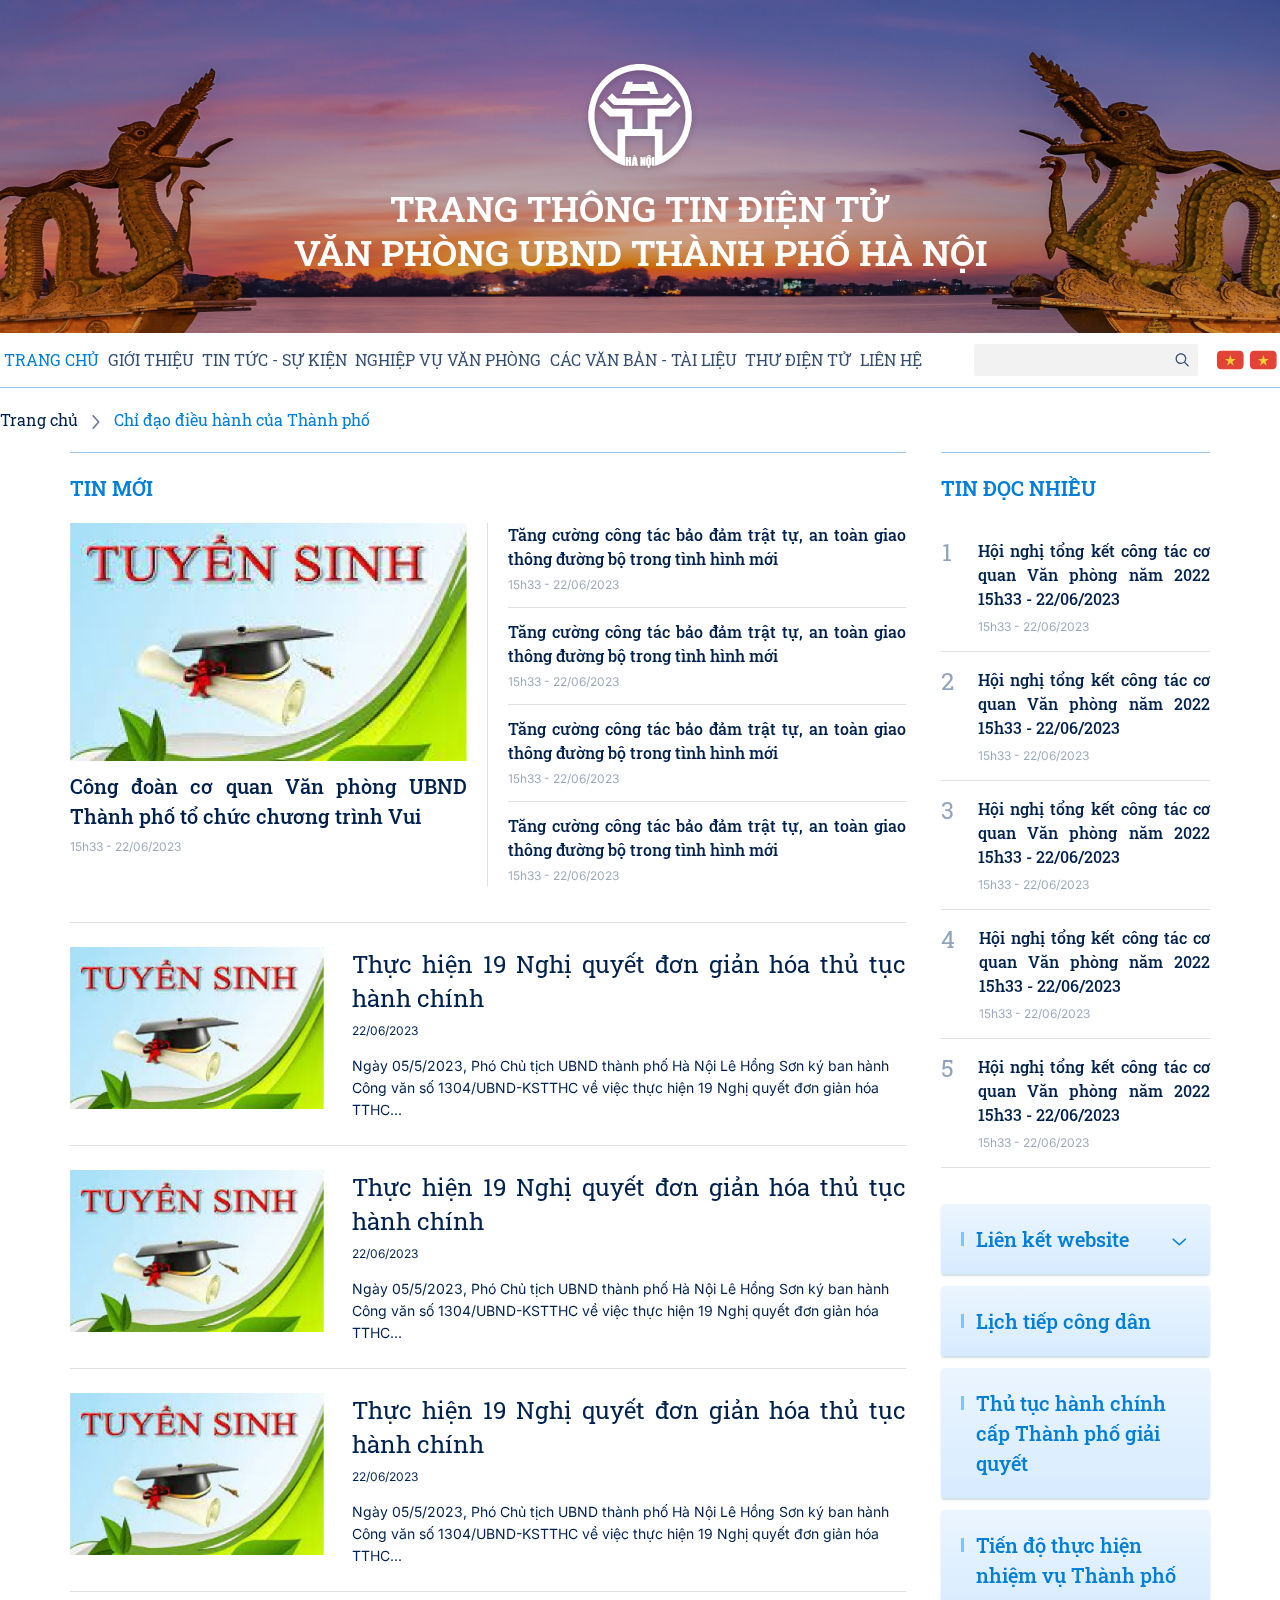
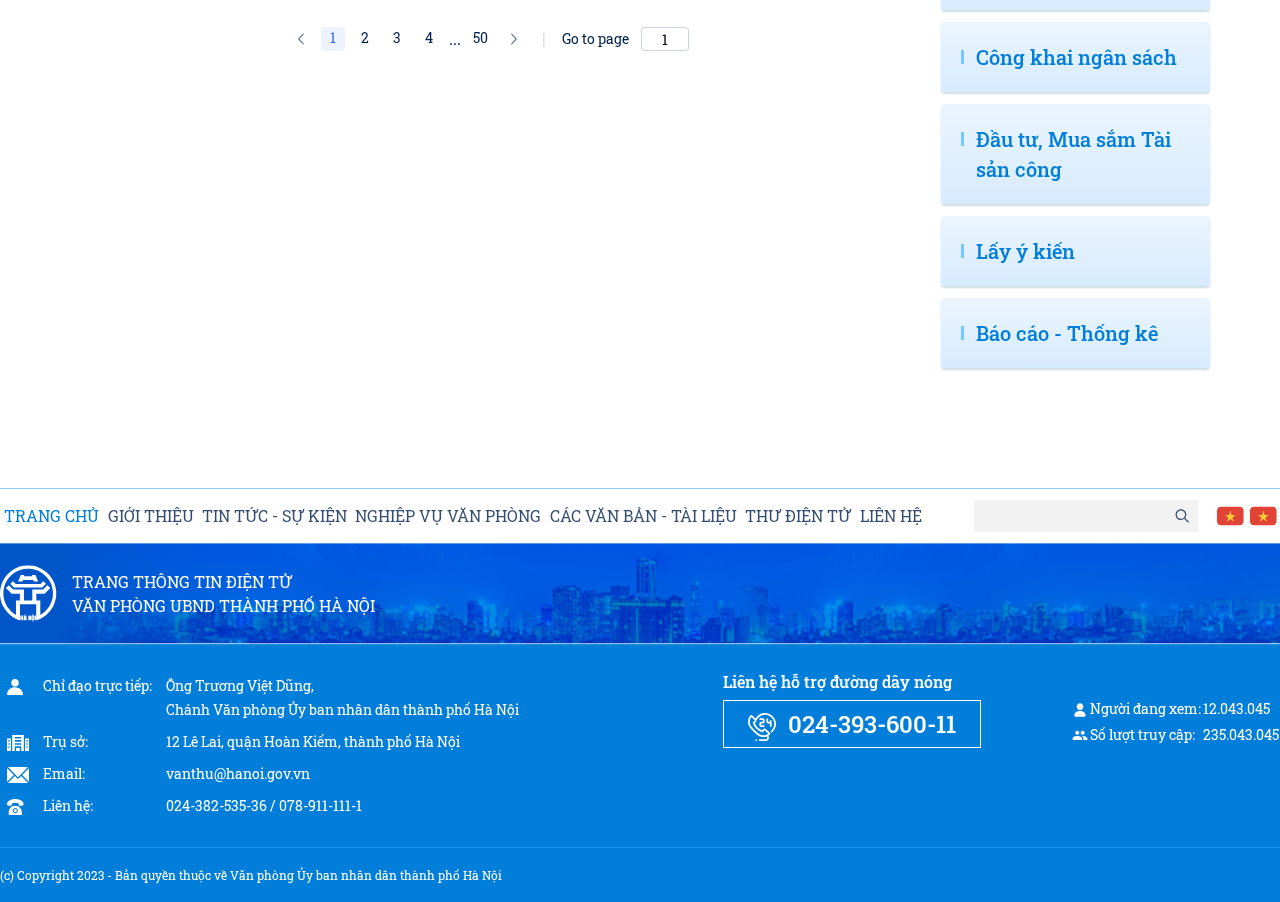
<file: 02-TinTuc-DS.html>
<!DOCTYPE html>
<html>

<head>
  <title>Trang chủ</title>
  <meta charset="utf-8" />
  <meta name="MobileOptimized" content="device-width" />
  <meta content="width=device-width, initial-scale=1.0, maximum-scale=1.0, user-scalable=0" name="viewport" />
  <!--CSS-->
  <link rel="preconnect" href="https://fonts.googleapis.com" />
  <link rel="preconnect" href="https://fonts.gstatic.com" crossorigin />
  <link
    href="https://fonts.googleapis.com/css2?family=Inter:wght@100;200;300;400;500;600;700;800;900&family=Roboto+Slab:wght@100;200;300;400;500;600;700;800;900&display=swap"
    rel="stylesheet" />

  <link href="bootstrap/bootstrap.css" rel="stylesheet" />
  <link href="css/animate.css" rel="stylesheet" />
  <link href="css/font/fontawesome-all.css" rel="stylesheet" />
  <link href="js/Owl2/owl.carousel.css" rel="stylesheet" />
  <link href="css/style.css" rel="stylesheet" />
  <link href="css/css_rwd.css" rel="stylesheet" />
</head>

<body>
  <header style="--bg: url(../pic/bg_head.png)">
    <div class="wrp">
      <a href="/" class="logo" title="">
        <span class="icon">
          <svg width="116" height="116" viewBox="0 0 116 116" fill="none" xmlns="http://www.w3.org/2000/svg">
            <g filter="url(#filter0_d_656_4090)">
              <path
                d="M48.6071 4.84646C50.5798 4.62687 52.5207 4.19125 54.4934 4H61.4988C63.5458 4.20896 65.5646 4.6375 67.6046 4.88896C70.5017 5.61854 73.4554 6.21 76.2144 7.39291C78.3075 7.97728 80.1739 9.10353 82.1148 10.0456C84.5939 11.5083 87.0731 12.9321 89.3433 14.7241C91.8437 16.495 93.9474 18.7262 96.122 20.8902C100.028 25.3151 103.242 30.305 105.656 35.6908C106.322 37.7697 107.257 39.7637 107.732 41.9028C108.068 43.362 108.493 44.7964 108.794 46.2626C109.014 48.2318 109.453 50.1584 109.641 52.1488C109.641 54.8263 109.662 57.5003 109.641 60.1778C109.184 63.2555 108.826 66.3544 107.948 69.3471C107.452 71.7838 106.425 74.0398 105.653 76.388C103.241 81.7743 100.028 86.7643 96.122 91.1886C94.9958 92.303 93.8743 93.4245 92.7575 94.5531C88.2846 98.5059 83.2291 101.746 77.7691 104.158C76.1223 104.633 74.5817 105.447 72.8994 105.805C72.8569 95.8635 72.8994 85.9186 72.8781 75.9771C62.9615 75.9771 53.0448 75.9771 43.1282 75.9771C43.1069 85.9186 43.1459 95.86 43.1069 105.801C41.4211 105.447 39.884 104.633 38.2372 104.158C32.7772 101.746 27.7217 98.5059 23.2489 94.5531C21.6976 92.9133 19.9516 91.4471 18.581 89.6444C16.1301 86.8111 14.168 83.6236 12.3158 80.3759C11.4835 78.605 10.4245 76.9298 9.88618 75.035C9.26993 73.3669 8.59702 71.713 8.2216 69.9669C7.84619 68.2209 7.21223 66.4678 7.06348 64.6544C6.80848 63.082 6.52161 61.5165 6.35515 59.9334C6.35515 57.2559 6.3339 54.5784 6.35515 51.9045C6.81556 48.8303 7.17327 45.7278 8.0516 42.7351C8.53681 40.302 9.55681 38.0353 10.336 35.6943C12.7477 30.304 15.9623 25.3103 19.8701 20.8831C21.8251 18.9493 23.7022 16.9271 25.8909 15.2731C29.6414 12.3798 33.7171 9.93483 38.0353 7.98791C40.1142 7.32562 42.1082 6.38354 44.2474 5.90895C45.7065 5.5725 47.1444 5.1475 48.6071 4.84646ZM42.2959 13.0135C40.139 13.6191 38.2053 14.7525 36.2043 15.7371C34.4986 16.6562 32.8721 17.7152 31.3416 18.9033C28.6216 20.8016 26.3301 23.1993 24.0103 25.551C22.6468 27.1341 21.3718 28.7881 20.1145 30.4739C18.599 32.824 17.2613 35.284 16.1124 37.8335C15.7583 38.7047 15.5245 39.6291 15.1526 40.5003C13.6828 44.1341 13.1091 48.0334 12.5778 51.8939C12.5424 54.5678 12.5778 57.2453 12.5778 59.9228C13.0843 63.9992 13.7289 68.1182 15.3155 71.9326C16.378 75.2653 18.1205 78.3252 19.9445 81.2896C21.6587 83.6023 23.3551 85.9611 25.4589 87.9409C26.3336 88.7909 27.1624 89.6904 28.0584 90.5227C30.4526 92.4813 32.8326 94.5248 35.6199 95.9238C35.6199 87.0295 35.6199 78.1352 35.6199 69.2409C38.0353 69.2409 40.4472 69.2409 42.8626 69.2409C42.8626 65.0122 42.8626 60.7846 42.8626 56.5582C37.8015 56.537 32.737 56.5865 27.6759 56.537C24.2299 52.9953 20.6741 49.5705 17.228 46.0289C19.0662 44.3253 20.7697 42.4872 22.5866 40.7553C25.1826 43.4789 27.8991 46.0678 30.5234 48.7701C37.1428 48.8197 43.7551 48.7701 50.3744 48.7949C50.3744 55.5241 50.3744 62.2532 50.3744 68.9824C55.4626 68.9824 60.5532 68.9824 65.6461 68.9824C65.6461 62.2532 65.6461 55.5241 65.6461 48.7949C72.2654 48.7701 78.8777 48.8197 85.4793 48.7701C87.916 46.2626 90.4377 43.833 92.8708 41.3326C93.0833 41.1697 93.225 40.851 93.526 40.8333C95.2472 42.5545 96.9756 44.2757 98.6933 46.0005C98.6331 46.0997 98.5126 46.298 98.456 46.3972C95.0666 49.7653 91.6772 53.1263 88.3268 56.537C83.2623 56.5865 78.2012 56.537 73.1367 56.5618C73.1367 60.7881 73.1367 65.0145 73.1367 69.2409C75.5485 69.2409 77.9604 69.2409 80.3758 69.2409C80.3758 78.1352 80.3758 87.0295 80.3758 95.9238C81.7846 95.2184 83.1164 94.3686 84.3496 93.3879C86.445 91.8929 88.3923 90.2005 90.165 88.334C92.4174 86.2444 94.2556 83.7617 96.0654 81.2932C97.8893 78.3288 99.6389 75.2723 100.694 71.9361C102.263 68.1996 102.876 64.1622 103.418 60.1743C103.444 57.4141 103.444 54.6552 103.418 51.8974C103.032 49.2589 102.71 46.5849 101.983 44.0243C101.509 41.956 100.599 40.0293 99.9612 38.0035C98.7873 35.3872 97.4138 32.8652 95.8529 30.4597C94.1635 28.2072 92.4954 25.9087 90.4235 23.982C87.275 20.6574 83.6298 17.8414 79.6179 15.6343C77.7302 14.7241 75.9169 13.6333 73.8839 13.0702C69.9527 11.4127 65.7098 10.7044 61.4881 10.1979C59.0692 10.1979 56.6538 10.1767 54.2348 10.1979C50.1796 10.7469 46.089 11.3844 42.2853 12.9923L42.2959 13.0135Z"
                fill="white" />
              <path
                d="M44.4778 21.8675C46.6028 21.8427 48.7561 21.8675 50.8988 21.8675C50.704 22.5581 50.5446 23.2523 50.3392 23.9393H65.6534C65.4586 23.2523 65.2992 22.5581 65.0938 21.8675C67.2188 21.8675 69.3756 21.8675 71.5148 21.8675C73.1617 25.8979 74.681 29.9779 76.3031 34.0154C73.6292 34.0366 70.9552 34.0154 68.2813 34.0154C68.0611 32.9637 67.7808 31.9254 67.4419 30.9058C61.1448 30.9223 54.8478 30.9223 48.5507 30.9058C48.2117 31.9251 47.9326 32.9634 47.7149 34.0154C45.0374 34.0154 42.3634 34.0154 39.6895 34.0154C41.3115 29.9779 42.8274 25.8979 44.4778 21.8675Z"
                fill="white" />
              <path
                d="M29.571 33.686C29.7445 33.5514 29.9995 33.1158 30.2262 33.4345C31.8624 35.0991 33.5377 36.7318 35.1633 38.3928C50.3806 38.4212 65.5991 38.4212 80.8188 38.3928C82.4869 36.6787 84.1798 34.9928 85.8763 33.3105H86.0215C87.633 34.9185 89.2621 36.498 90.8311 38.152C88.5715 40.5143 86.195 42.7562 83.9248 45.122C66.6345 45.155 49.3441 45.155 32.0537 45.122C29.7835 42.7668 27.407 40.5178 25.1475 38.152C26.5641 36.6185 28.1189 35.1876 29.571 33.6683V33.686Z"
                fill="white" />
              <path
                d="M51.0723 95.127C51.6814 95.127 52.2871 95.127 52.8962 95.127C53.2893 95.6334 53.6506 96.1611 54.0189 96.6853C53.521 96.7067 53.0222 96.6854 52.5279 96.6215C51.9988 96.168 51.5116 95.6678 51.0723 95.127Z"
                fill="white" />
              <path
                d="M65.9927 95.18C66.6112 95.0702 67.2442 95.0702 67.8627 95.18C68.3935 95.6317 68.8809 96.1321 69.3183 96.6746C68.734 96.6746 68.1531 96.6746 67.5688 96.6746C67.5377 96.5276 67.4571 96.3958 67.3404 96.3012C67.2236 96.2065 67.078 96.1549 66.9277 96.1549C66.7775 96.1549 66.6318 96.2065 66.5151 96.3012C66.3984 96.3958 66.3178 96.5276 66.2867 96.6746C65.7023 96.6959 65.1179 96.7029 64.5371 96.6959C64.9755 96.1541 65.4628 95.6538 65.9927 95.2013V95.18Z"
                fill="white" />
              <path
                d="M43.6313 96.9297C44.4034 96.9297 45.1825 96.9297 45.9546 96.9297C45.9546 98.0489 45.9546 99.1716 45.9546 100.291H46.7232C46.7232 99.1716 46.7232 98.0489 46.7232 96.9297C47.4988 96.9297 48.2709 96.9297 49.0465 96.9297C49.0465 99.8622 49.0465 102.795 49.0465 105.727C48.2709 105.727 47.4988 105.727 46.7232 105.727C46.7232 104.516 46.7232 103.312 46.7232 102.104H45.9546C45.9546 103.312 45.9546 104.516 45.9546 105.727H43.6313C43.6242 102.802 43.6242 99.8693 43.6313 96.9297Z"
                fill="white" />
              <path
                d="M50.9235 96.9297C52.1028 96.9297 53.2751 96.9297 54.4651 96.9297C54.9008 99.8586 55.3293 102.795 55.8358 105.717C54.9645 105.717 54.0968 105.717 53.2291 105.717C53.2291 105.199 53.2291 104.679 53.2043 104.165H52.1949C52.1949 104.679 52.1949 105.199 52.1701 105.717C51.3024 105.717 50.4312 105.717 49.5635 105.717C50.0699 102.795 50.4985 99.8586 50.9341 96.9297M52.4287 100.826V102.639H52.9458V100.826H52.4287Z"
                fill="white" />
              <path
                d="M58.3887 96.929H60.1383C60.5243 97.8994 60.7333 98.9335 61.2008 99.8756C61.268 98.8946 61.2291 97.9135 61.2397 96.929C62.0118 96.929 62.7862 96.929 63.563 96.929C63.563 99.8614 63.563 102.794 63.563 105.726H61.5337C61.2008 104.852 61.1441 103.888 60.758 103.031C60.6837 103.927 60.7226 104.827 60.7155 105.726H58.3887C58.3887 102.794 58.3887 99.8591 58.3887 96.9219V96.929Z"
                fill="white" />
              <path
                d="M65.7239 97.0073C66.6553 96.8834 67.7639 96.7346 68.5572 97.3898C69.1203 97.8396 69.5984 98.5054 69.5347 99.2634V103.414C69.5878 104.477 68.6776 105.458 67.6753 105.716C66.8537 105.748 65.9257 105.908 65.1962 105.394C64.5622 104.941 64.0026 104.236 64.0735 103.414C64.0735 102.029 64.0735 100.648 64.0735 99.2634C64.0168 98.2398 64.8314 97.3757 65.7239 97.0073ZM66.4145 98.4913C66.4145 100.386 66.4145 102.288 66.4145 104.186H67.183C67.183 102.288 67.183 100.386 67.183 98.4913H66.4145Z"
                fill="white" />
              <path
                d="M70.0375 96.9297C70.8096 96.9297 71.5841 96.9297 72.3609 96.9297C72.3609 99.8622 72.3609 102.795 72.3609 105.727H70.0375C70.0305 102.802 70.0305 99.8693 70.0375 96.9297Z"
                fill="white" />
              <path d="M65.8945 106H67.7043V107.81H65.8945V106Z" fill="white" />
            </g>
            <defs>
              <filter id="filter0_d_656_4090" x="0.345703" y="0" width="115.304" height="115.81"
                filterUnits="userSpaceOnUse" color-interpolation-filters="sRGB">
                <feFlood flood-opacity="0" result="BackgroundImageFix" />
                <feColorMatrix in="SourceAlpha" type="matrix" values="0 0 0 0 0 0 0 0 0 0 0 0 0 0 0 0 0 0 127 0"
                  result="hardAlpha" />
                <feOffset dy="2" />
                <feGaussianBlur stdDeviation="3" />
                <feComposite in2="hardAlpha" operator="out" />
                <feColorMatrix type="matrix" values="0 0 0 0 0 0 0 0 0 0 0 0 0 0 0 0 0 0 0.15 0" />
                <feBlend mode="normal" in2="BackgroundImageFix" result="effect1_dropShadow_656_4090" />
                <feBlend mode="normal" in="SourceGraphic" in2="effect1_dropShadow_656_4090" result="shape" />
              </filter>
            </defs>
          </svg>
        </span>
        <span class="text">
          <span>TRANG THÔNG TIN ĐIỆN TỬ </span>
          <span>VĂN PHÒNG UBND THÀNH PHỐ HÀ NỘI </span>
        </span>
      </a>
    </div>
  </header>

  <div class="menu">
    <div class="wrp">
      <ul class="menuMain">
        <li class="active"><a href="">TRANG CHỦ</a></li>
        <li>
          <a href="">GIỚI THIỆU</a>
          <span class="openSub">
            <i class="far fa-angle-down"></i>
          </span>
          <ul>
            <li><a href="" title="">Thông tin chung </a></li>
            <li><a href="" title="">Chức năng nhiệm vụ</a></li>
            <li>
              <a href="" title="">Lãnh đạo Văn phòng UBND Thành phố</a>
              <ul>
                <li>
                  <a href="#" title="">Lãnh đạo Văn phòng UBND TP đương nhiệm</a>
                </li>
                <li>
                  <a href="#" title="">Lãnh đạo Văn phòng UBND TP qua các thời kỳ</a>
                </li>
              </ul>
            </li>
            <li><a href="" title="">Bộ máy, cơ cấu, tổ chức</a></li>
            <li>
              <a href="#" title="">Thông tin các phòng/ban/đơn vị</a>
            </li>
            <li>
              <a href="#" title="">
                Thông tin Lãnh đạo cấp phòng/ban/đơn vị</a>
            </li>
          </ul>
        </li>
        <li><a href="">TIN TỨC - SỰ KIỆN </a></li>
        <li><a href="">NGHIỆP VỤ VĂN PHÒNG </a></li>
        <li><a href="">CÁC VĂN BẢN - TÀI LIỆU </a></li>
        <li><a href="">THƯ ĐIỆN TỬ </a></li>
        <li><a href="">LIÊN HỆ </a></li>
      </ul>
      <div class="searchBox">
        <input type="search" title="" placeholder="" class="ips" />
        <a href="" title="" class="btnSearch">
          <svg width="17" height="16" viewBox="0 0 17 16" fill="none" xmlns="http://www.w3.org/2000/svg">
            <path fill-rule="evenodd" clip-rule="evenodd"
              d="M10.2789 10.8698C9.36306 11.6024 8.20131 12.0405 6.93724 12.0405C3.98045 12.0405 1.5835 9.64355 1.5835 6.68675C1.5835 3.72996 3.98045 1.33301 6.93724 1.33301C9.89403 1.33301 12.291 3.72996 12.291 6.68675C12.291 7.95086 11.8529 9.11264 11.1202 10.0285L14.9168 13.8251L14.0755 14.6664L10.2789 10.8698ZM2.77322 6.68675C2.77322 4.38703 4.63751 2.52273 6.93724 2.52273C9.23697 2.52273 11.1013 4.38703 11.1013 6.68675C11.1013 7.80829 10.6579 8.82626 9.93682 9.57495L9.82544 9.68633C9.07675 10.4074 8.05878 10.8508 6.93724 10.8508C4.63751 10.8508 2.77322 8.98648 2.77322 6.68675Z"
              fill="#00204D" fill-opacity="0.8" style="mix-blend-mode: multiply" />
          </svg>
        </a>
      </div>
      <ul class="language">
        <li class="active">
          <a href="#" title="">
            <svg xmlns="http://www.w3.org/2000/svg" width="33" height="32" viewBox="0 0 33 32" fill="none">
              <path
                d="M29.5832 20.667C29.5832 23.2443 28.1778 25.3337 25.4165 25.3337H7.08317C4.32192 25.3337 2.9165 23.2443 2.9165 20.667V11.3337C2.9165 8.75639 4.32192 6.66699 7.08317 6.66699H25.4165C28.1778 6.66699 29.5832 8.75639 29.5832 11.3337V20.667Z"
                fill="#E14337" />
              <path
                d="M21.8299 14.8751L17.6645 14.8814L16.3715 10.6672L15.0882 14.8814L10.9174 14.8751L14.2949 17.4405L12.9865 21.628L16.374 19.0276L19.7686 21.628L18.4574 17.4405L21.8299 14.8751Z"
                fill="#F9CB38" />
            </svg>
          </a>
        </li>
        <li>
          <a href="#" title="">
            <svg xmlns="http://www.w3.org/2000/svg" width="33" height="32" viewBox="0 0 33 32" fill="none">
              <path
                d="M29.5832 20.667C29.5832 23.2443 28.1778 25.3337 25.4165 25.3337H7.08317C4.32192 25.3337 2.9165 23.2443 2.9165 20.667V11.3337C2.9165 8.75639 4.32192 6.66699 7.08317 6.66699H25.4165C28.1778 6.66699 29.5832 8.75639 29.5832 11.3337V20.667Z"
                fill="#E14337" />
              <path
                d="M21.8299 14.8751L17.6645 14.8814L16.3715 10.6672L15.0882 14.8814L10.9174 14.8751L14.2949 17.4405L12.9865 21.628L16.374 19.0276L19.7686 21.628L18.4574 17.4405L21.8299 14.8751Z"
                fill="#F9CB38" />
            </svg>
          </a>
        </li>
      </ul>
      <a href="javascript://" class="openList">
        <hr />
        <hr />
        <hr />
      </a>
      <div id="overlay"></div>
    </div>
  </div>
  <div id="pathway">
    <div class="wrp">
      <ul>
        <li><a href="" title="">Trang chủ</a></li>
        <li>
          <svg xmlns="http://www.w3.org/2000/svg" width="20" height="20" viewBox="0 0 20 20" fill="none">
            <path
              d="M7.76928 3.37007C7.46976 3.04331 6.97599 3.04331 6.67646 3.37007C6.38649 3.6864 6.38649 4.19239 6.67646 4.50872L11.7101 10L6.67646 15.4913C6.38649 15.8076 6.38649 16.3136 6.67646 16.6299C6.97599 16.9567 7.46976 16.9567 7.76928 16.6299L13.3248 10.5693C13.6148 10.253 13.6148 9.74701 13.3248 9.43067L7.76928 3.37007Z"
              fill="#00204D" fill-opacity="0.6" style="mix-blend-mode: multiply" />
          </svg>
        </li>
        <li class="active">
          <a href="" title="">Chỉ đạo điều hành của Thành phố</a>
        </li>
      </ul>
    </div>
  </div>
  <div id="container" class="inside">
    <div class="wrp">
      <div class="container">
        <div class="colLeft">
          <div id="news" class="list">
            <div id="newsHome">
              <div class="parent">
                <div class="commonTop">
                  <h1 class="commonNameCate">
                    <a href="#" title="">TIN MỚI</a>
                  </h1>
                </div>
                <div class="group">
                  <div class="main">
                    <div class="item">
                      <a href="" title="">
                        <img src="./pic/p_news.png" alt="" loading="lazy" class="imageRatio" style="--ratio: 471/282" />
                      </a>
                      <h2 class="name">
                        <a href="" title="">
                          Công đoàn cơ quan Văn phòng UBND Thành phố tổ chức
                          chương trình Vui
                        </a>
                      </h2>
                      <span class="date">15h33 - 22/06/2023</span>
                    </div>
                  </div>
                  <div class="right">
                    <div class="item">
                      <h2 class="name">
                        <a href="" title="">Tăng cường công tác bảo đảm trật tự, an toàn giao
                          thông đường bộ trong tình hình mới</a>
                      </h2>
                      <span class="date"> 15h33 - 22/06/2023 </span>
                    </div>
                    <div class="item">
                      <h2 class="name">
                        <a href="" title="">Tăng cường công tác bảo đảm trật tự, an toàn giao
                          thông đường bộ trong tình hình mới</a>
                      </h2>
                      <span class="date"> 15h33 - 22/06/2023 </span>
                    </div>
                    <div class="item">
                      <h2 class="name">
                        <a href="" title="">Tăng cường công tác bảo đảm trật tự, an toàn giao
                          thông đường bộ trong tình hình mới</a>
                      </h2>
                      <span class="date"> 15h33 - 22/06/2023 </span>
                    </div>
                    <div class="item">
                      <h2 class="name">
                        <a href="" title="">Tăng cường công tác bảo đảm trật tự, an toàn giao
                          thông đường bộ trong tình hình mới</a>
                      </h2>
                      <span class="date"> 15h33 - 22/06/2023 </span>
                    </div>
                  </div>
                </div>
              </div>
            </div>
            <div class="listData">
              <div class="item">
                <a href="" class="image">
                  <img src="./pic/p_news.png" alt="" loading="lazy" class="imageRatio" style="--ratio: 254/162" />
                </a>
                <div class="info">
                  <h2 class="name">
                    <a href="#" title="">Thực hiện 19 Nghị quyết đơn giản hóa thủ tục hành
                      chính</a>
                  </h2>
                  <span class="date">22/06/2023</span>
                  <div class="cont">
                    Ngày 05/5/2023, Phó Chủ tịch UBND thành phố Hà Nội Lê Hồng
                    Sơn ký ban hành Công văn số 1304/UBND-KSTTHC về việc thực
                    hiện 19 Nghị quyết đơn giản hóa TTHC...
                  </div>
                </div>
              </div>
              <div class="item">
                <a href="" class="image">
                  <img src="./pic/p_news.png" alt="" loading="lazy" class="imageRatio" style="--ratio: 254/162" />
                </a>
                <div class="info">
                  <h2 class="name">
                    <a href="#" title="">Thực hiện 19 Nghị quyết đơn giản hóa thủ tục hành
                      chính</a>
                  </h2>
                  <span class="date">22/06/2023</span>
                  <div class="cont">
                    Ngày 05/5/2023, Phó Chủ tịch UBND thành phố Hà Nội Lê Hồng
                    Sơn ký ban hành Công văn số 1304/UBND-KSTTHC về việc thực
                    hiện 19 Nghị quyết đơn giản hóa TTHC...
                  </div>
                </div>
              </div>
              <div class="item">
                <a href="" class="image">
                  <img src="./pic/p_news.png" alt="" loading="lazy" class="imageRatio" style="--ratio: 254/162" />
                </a>
                <div class="info">
                  <h2 class="name">
                    <a href="#" title="">Thực hiện 19 Nghị quyết đơn giản hóa thủ tục hành
                      chính</a>
                  </h2>
                  <span class="date">22/06/2023</span>
                  <div class="cont">
                    Ngày 05/5/2023, Phó Chủ tịch UBND thành phố Hà Nội Lê Hồng
                    Sơn ký ban hành Công văn số 1304/UBND-KSTTHC về việc thực
                    hiện 19 Nghị quyết đơn giản hóa TTHC...
                  </div>
                </div>
              </div>
            </div>
            <div class="pagging">
              <ul>
                <li>
                  <a href="" title="">
                    <svg xmlns="http://www.w3.org/2000/svg" width="17" height="16" viewBox="0 0 17 16" fill="none">
                      <path
                        d="M11.6157 3.60698L7.58879 8L11.6157 12.393C11.8477 12.6461 11.8477 13.0509 11.6157 13.3039C11.3761 13.5654 10.9811 13.5654 10.7415 13.3039L6.29703 8.45546C6.06505 8.20239 6.06505 7.7976 6.29703 7.54454L10.7415 2.69605C10.9811 2.43465 11.3761 2.43465 11.6157 2.69605C11.8477 2.94912 11.8477 3.35391 11.6157 3.60698Z"
                        fill="#00204D" fill-opacity="0.6" style="mix-blend-mode: multiply" />
                    </svg>
                  </a>
                </li>
                <li class="active">
                  <a href="" title="">1</a>
                </li>
                <li>
                  <a href="" title="">2</a>
                </li>
                <li>
                  <a href="" title="">3</a>
                </li>
                <li>
                  <a href="" title="">4</a>
                </li>
                <li>
                  <span>...</span>
                </li>
                <li>
                  <a href="" title="">50</a>
                </li>
                <li>
                  <a href="" title="">
                    <svg xmlns="http://www.w3.org/2000/svg" width="17" height="16" viewBox="0 0 17 16" fill="none">
                      <path
                        d="M7.17129 2.69605C6.93166 2.43465 6.53665 2.43465 6.29703 2.69605C6.06505 2.94912 6.06505 3.35391 6.29703 3.60698L10.324 8L6.29703 12.393C6.06505 12.6461 6.06505 13.0509 6.29703 13.3039C6.53665 13.5654 6.93166 13.5654 7.17129 13.3039L11.6157 8.45546C11.8477 8.2024 11.8477 7.79761 11.6157 7.54454L7.17129 2.69605Z"
                        fill="#00204D" fill-opacity="0.6" style="mix-blend-mode: multiply" />
                    </svg>
                  </a>
                </li>
              </ul>
              <span class="" style="color: rgba(0, 53, 128, 0.2)">|</span>
              <div class="gotopage">
                <span>Go to page</span>
                <input type="text" class="pageNumber" value="1"
                  onkeyup="$(this).val($(this).val().replace(/[^0-9]/g, ''));" />
              </div>
            </div>
          </div>
        </div>
        <div class="colRight">
          <div id="mostReadNews">
            <div class="commonTop">
              <h2 class="commonNameCate">
                <a href="#" title="">TIN ĐỌC NHIỀU</a>
              </h2>
            </div>
            <div class="group">
              <div class="item">
                <div class="ord"></div>
                <div class="info">
                  <h3 class="name">
                    <a href="#" title="">Hội nghị tổng kết công tác cơ quan Văn phòng năm 2022
                      15h33 - 22/06/2023</a>
                  </h3>
                  <span class="date">15h33 - 22/06/2023</span>
                </div>
              </div>
              <div class="item">
                <div class="ord"></div>
                <div class="info">
                  <h3 class="name">
                    <a href="#" title="">Hội nghị tổng kết công tác cơ quan Văn phòng năm 2022
                      15h33 - 22/06/2023</a>
                  </h3>
                  <span class="date">15h33 - 22/06/2023</span>
                </div>
              </div>
              <div class="item">
                <div class="ord"></div>
                <div class="info">
                  <h3 class="name">
                    <a href="#" title="">Hội nghị tổng kết công tác cơ quan Văn phòng năm 2022
                      15h33 - 22/06/2023</a>
                  </h3>
                  <span class="date">15h33 - 22/06/2023</span>
                </div>
              </div>
              <div class="item">
                <div class="ord"></div>
                <div class="info">
                  <h3 class="name">
                    <a href="#" title="">Hội nghị tổng kết công tác cơ quan Văn phòng năm 2022
                      15h33 - 22/06/2023</a>
                  </h3>
                  <span class="date">15h33 - 22/06/2023</span>
                </div>
              </div>
              <div class="item">
                <div class="ord"></div>
                <div class="info">
                  <h3 class="name">
                    <a href="#" title="">Hội nghị tổng kết công tác cơ quan Văn phòng năm 2022
                      15h33 - 22/06/2023</a>
                  </h3>
                  <span class="date">15h33 - 22/06/2023</span>
                </div>
              </div>
            </div>
          </div>
          <div class="cateRight">
            <ul>
              <li>
                <a href="" title="">
                  <span>Liên kết website</span>
                  <span class="down">
                    <svg xmlns="http://www.w3.org/2000/svg" width="21" height="20" viewBox="0 0 21 20" fill="none">
                      <path
                        d="M4.75872 6.67549C4.44239 6.38552 3.9364 6.38552 3.62007 6.67549C3.29331 6.97501 3.29331 7.46878 3.62007 7.76831L9.68068 13.3239C9.99701 13.6138 10.503 13.6138 10.8193 13.3239L16.8799 7.76831C17.2067 7.46878 17.2067 6.97501 16.8799 6.67549C16.5636 6.38552 16.0576 6.38552 15.7413 6.67549L10.25 11.7092L4.75872 6.67549Z"
                        fill="#007ED9" />
                    </svg>
                  </span>
                </a>
                <ul>
                  <li>
                    <a href="" title="">Cổng thông tin điện tử Chính phủ </a>
                  </li>
                  <li>
                    <a href="" title="">Cổng thông tin điều hành UBND Thành phố</a>
                  </li>
                  <li><a href="" title="">Cổng dịch vụ công quốc gia </a></li>
                </ul>
              </li>
              <li>
                <a href="" title=""><span>Lịch tiếp công dân</span></a>
              </li>
              <li>
                <a href="" title=""><span>
                    Thủ tục hành chính cấp Thành phố giải quyết</span></a>
              </li>
              <li>
                <a href="" title=""><span>Tiến độ thực hiện nhiệm vụ Thành phố</span></a>
              </li>
              <li>
                <a href="" title=""><span>Công khai ngân sách</span></a>
              </li>
              <li>
                <a href="" title=""><span>Đầu tư, Mua sắm Tài sản công</span></a>
              </li>
              <li>
                <a href="" title=""><span>Lấy ý kiến</span></a>
              </li>
              <li>
                <a href="" title=""><span>Báo cáo - Thống kê</span></a>
              </li>
            </ul>
          </div>
        </div>
      </div>
    </div>
  </div>
  <div class="menu menuFoot">
    <div class="wrp">
      <ul class="menuMain">
        <li class="active"><a href="">TRANG CHỦ</a></li>
        <li>
          <a href="">GIỚI THIỆU</a>
          <ul>
            <li><a href="" title="">Thông tin chung </a></li>
            <li><a href="" title="">Chức năng nhiệm vụ</a></li>
            <li>
              <a href="" title="">Lãnh đạo Văn phòng UBND Thành phố</a>
              <ul>
                <li>
                  <a href="#" title="">Lãnh đạo Văn phòng UBND TP đương nhiệm</a>
                </li>
                <li>
                  <a href="#" title="">Lãnh đạo Văn phòng UBND TP qua các thời kỳ</a>
                </li>
              </ul>
            </li>
            <li><a href="" title="">Bộ máy, cơ cấu, tổ chức</a></li>
            <li>
              <a href="#" title="">Thông tin các phòng/ban/đơn vị</a>
            </li>
            <li>
              <a href="#" title="">
                Thông tin Lãnh đạo cấp phòng/ban/đơn vị</a>
            </li>
          </ul>
        </li>
        <li><a href="">TIN TỨC - SỰ KIỆN </a></li>
        <li><a href="">NGHIỆP VỤ VĂN PHÒNG </a></li>
        <li><a href="">CÁC VĂN BẢN - TÀI LIỆU </a></li>
        <li><a href="">THƯ ĐIỆN TỬ </a></li>
        <li><a href="">LIÊN HỆ </a></li>
      </ul>
      <div class="searchBox">
        <input type="search" title="" placeholder="" class="ips" />
        <a href="" title="" class="btnSearch">
          <svg width="17" height="16" viewBox="0 0 17 16" fill="none" xmlns="http://www.w3.org/2000/svg">
            <path fill-rule="evenodd" clip-rule="evenodd"
              d="M10.2789 10.8698C9.36306 11.6024 8.20131 12.0405 6.93724 12.0405C3.98045 12.0405 1.5835 9.64355 1.5835 6.68675C1.5835 3.72996 3.98045 1.33301 6.93724 1.33301C9.89403 1.33301 12.291 3.72996 12.291 6.68675C12.291 7.95086 11.8529 9.11264 11.1202 10.0285L14.9168 13.8251L14.0755 14.6664L10.2789 10.8698ZM2.77322 6.68675C2.77322 4.38703 4.63751 2.52273 6.93724 2.52273C9.23697 2.52273 11.1013 4.38703 11.1013 6.68675C11.1013 7.80829 10.6579 8.82626 9.93682 9.57495L9.82544 9.68633C9.07675 10.4074 8.05878 10.8508 6.93724 10.8508C4.63751 10.8508 2.77322 8.98648 2.77322 6.68675Z"
              fill="#00204D" fill-opacity="0.8" style="mix-blend-mode: multiply" />
          </svg>
        </a>
      </div>
      <ul class="language">
        <li class="active">
          <a href="#" title="">
            <svg xmlns="http://www.w3.org/2000/svg" width="33" height="32" viewBox="0 0 33 32" fill="none">
              <path
                d="M29.5832 20.667C29.5832 23.2443 28.1778 25.3337 25.4165 25.3337H7.08317C4.32192 25.3337 2.9165 23.2443 2.9165 20.667V11.3337C2.9165 8.75639 4.32192 6.66699 7.08317 6.66699H25.4165C28.1778 6.66699 29.5832 8.75639 29.5832 11.3337V20.667Z"
                fill="#E14337" />
              <path
                d="M21.8299 14.8751L17.6645 14.8814L16.3715 10.6672L15.0882 14.8814L10.9174 14.8751L14.2949 17.4405L12.9865 21.628L16.374 19.0276L19.7686 21.628L18.4574 17.4405L21.8299 14.8751Z"
                fill="#F9CB38" />
            </svg>
          </a>
        </li>
        <li>
          <a href="#" title="">
            <svg xmlns="http://www.w3.org/2000/svg" width="33" height="32" viewBox="0 0 33 32" fill="none">
              <path
                d="M29.5832 20.667C29.5832 23.2443 28.1778 25.3337 25.4165 25.3337H7.08317C4.32192 25.3337 2.9165 23.2443 2.9165 20.667V11.3337C2.9165 8.75639 4.32192 6.66699 7.08317 6.66699H25.4165C28.1778 6.66699 29.5832 8.75639 29.5832 11.3337V20.667Z"
                fill="#E14337" />
              <path
                d="M21.8299 14.8751L17.6645 14.8814L16.3715 10.6672L15.0882 14.8814L10.9174 14.8751L14.2949 17.4405L12.9865 21.628L16.374 19.0276L19.7686 21.628L18.4574 17.4405L21.8299 14.8751Z"
                fill="#F9CB38" />
            </svg>
          </a>
        </li>
      </ul>
    </div>
  </div>
  <div id="bannerFoot" style="--bg: url(../pic/bg_foot.png)">
    <div class="wrp">
      <div class="logo">
        <span class="image">
          <svg xmlns="http://www.w3.org/2000/svg" width="57" height="57" viewBox="0 0 57 57" fill="none">
            <path
              d="M23.0432 0.834704C24.0978 0.709331 25.1525 0.479478 26.2071 0.375H30.0248C31.1427 0.489925 32.2395 0.719767 33.3468 0.855588C34.9453 1.17868 36.5148 1.62941 38.0399 2.20336C39.1365 2.58355 40.1955 3.06267 41.2037 3.6347C42.5728 4.38175 43.8873 5.22313 45.1374 6.15261C46.4645 7.15753 47.7029 8.2725 48.8391 9.48545C50.9622 11.8739 52.7113 14.5646 54.0278 17.4676C54.3864 18.5855 54.8926 19.6616 55.1563 20.8213C55.3356 21.6049 55.5676 22.378 55.7363 23.172C55.8523 24.2168 56.0949 25.2616 56.2003 26.3064C56.2003 27.7481 56.2003 29.1899 56.2003 30.6317C56.0082 32.2985 55.6981 33.9498 55.2723 35.5735C54.9407 36.8652 54.5287 38.1353 54.0384 39.3765C52.722 42.282 50.969 44.9732 48.8391 47.3586L47.0146 49.1765C44.5802 51.3221 41.8271 53.084 38.8519 54.4004C37.9555 54.6511 37.1223 55.0899 36.1943 55.2884C36.1943 49.9183 36.1943 44.5586 36.1943 39.1989H20.027C20.027 44.5586 20.027 49.9183 20.027 55.2884C19.1095 55.0899 18.2658 54.6511 17.3694 54.4004C14.3956 53.0814 11.643 51.3198 9.20668 49.1765C8.31409 48.3394 7.46575 47.4571 6.66506 46.5332C5.37205 44.9758 4.23144 43.3001 3.25864 41.5287C2.73618 40.607 2.29511 39.6422 1.94037 38.6452C1.57037 37.7597 1.26723 36.8482 1.03342 35.9183C0.760126 34.9751 0.548754 34.0154 0.400642 33.0452C0.263542 32.1989 0.105365 31.3526 0.0209961 30.4959C0.0209961 29.0541 0.0209961 27.6123 0.0209961 26.1705C0.21405 24.5005 0.524125 22.8457 0.94903 21.2183C1.28091 19.9289 1.69662 18.662 2.1935 17.4258C3.50217 14.5185 5.25195 11.8267 7.38219 9.44365C8.40534 8.36166 9.50113 7.34941 10.6621 6.4138C12.7068 4.85748 14.9256 3.53938 17.2745 2.48547C18.3797 2.05668 19.506 1.68355 20.6493 1.36755C21.4508 1.17949 22.2312 0.94962 23.0221 0.792904M19.5946 5.20186C18.4429 5.58361 17.3304 6.07342 16.2726 6.66457C15.3477 7.16453 14.4628 7.73383 13.6255 8.36753C12.1912 9.44541 10.8571 10.6482 9.63908 11.9616C8.8903 12.8183 8.2048 13.7063 7.52985 14.6153C6.69818 15.8817 5.96485 17.2089 5.33623 18.5854C5.13586 19.0556 5.0093 19.5571 4.80893 20.0272C4.08378 22.0088 3.61256 24.0727 3.4063 26.1705C3.4063 27.6123 3.4063 29.0541 3.4063 30.4959C3.61156 32.7116 4.1152 34.8902 4.90384 36.9735C5.52716 38.7537 6.37399 40.449 7.42438 42.0198C8.31138 43.3047 9.31382 44.5077 10.4195 45.6138C10.8941 46.0735 11.3475 46.5541 11.8327 47.0034C13.0951 48.1218 14.478 49.0993 15.9562 49.9183V35.563H19.8794V28.7198C17.1268 28.7198 14.3637 28.7198 11.6112 28.7198C9.73399 26.8183 7.7935 24.9586 5.91629 23.0571C6.91817 22.1377 7.84622 21.1347 8.83756 20.2049C10.2507 21.678 11.7378 23.078 13.1615 24.5302C16.7683 24.5302 20.3645 24.5302 23.9713 24.5302C23.9713 28.166 23.9713 31.8436 23.9713 35.4272H32.2817C32.2817 31.7914 32.2817 28.166 32.2817 24.5302C35.8779 24.5302 39.4847 24.5302 43.0809 24.5302C44.4097 23.1825 45.7807 21.866 47.1096 20.5183C47.2256 20.4347 47.3099 20.2571 47.4681 20.2467L50.2839 23.0362C50.2321 23.1054 50.1863 23.1788 50.1468 23.2556C48.3013 25.0735 46.4557 26.881 44.6312 28.7198C41.8787 28.7198 39.1261 28.7198 36.363 28.7198V35.563H40.3073C40.3073 40.369 40.3073 45.1646 40.3073 49.9601C41.0733 49.5783 41.7977 49.1197 42.4692 48.5914C43.6075 47.7824 44.6667 46.8694 45.6331 45.8645C46.823 44.6993 47.8999 43.4261 48.8497 42.0616C49.8918 40.4861 50.738 38.7918 51.3702 37.0153C52.1405 34.9746 52.637 32.8424 52.8467 30.6735C52.8467 29.1899 52.8467 27.6959 52.8467 26.2123C52.6763 24.7802 52.4157 23.36 52.0662 21.9601C51.8131 20.8526 51.3174 19.8078 51.0116 18.7213C50.369 17.3135 49.6217 15.9551 48.7758 14.6571C47.8928 13.4071 46.9012 12.236 45.8124 11.1571C44.0961 9.36539 42.1112 7.84656 39.9276 6.65411C38.918 6.09905 37.8589 5.63739 36.7638 5.275C34.6019 4.44856 32.3333 3.92801 30.0248 3.72872H26.07C23.8468 3.9491 21.6625 4.45846 19.5735 5.24366L19.5946 5.20186Z"
              fill="white" />
            <path
              d="M20.7651 10.0181C21.9357 10.0181 23.0958 10.0181 24.2664 10.0181L23.9605 11.136H32.292C32.1865 10.7599 32.1022 10.3942 31.9967 10.0181C33.1568 10.0181 34.3274 10.0181 35.4875 10.0181C36.3839 12.1912 37.217 14.3852 38.0924 16.5688H33.7263C33.6074 16 33.456 15.4385 33.2728 14.8867H22.9798C22.7965 15.4385 22.6451 16 22.5263 16.5688H18.1602C19.046 14.3852 19.8686 12.1912 20.7651 10.0181Z"
              fill="white" />
            <path
              d="M12.6553 16.3913C12.7502 16.3182 12.8873 16.0779 13.0139 16.2555C13.8998 17.154 14.8173 18.0316 15.7032 18.9406H40.5604C41.4674 18.0107 42.3849 17.1017 43.313 16.1928H43.3868C44.2727 17.06 45.1586 17.9167 46.0128 18.8047C44.7789 20.0794 43.4817 21.3017 42.2478 22.5659C32.8266 22.5659 23.4124 22.5659 14.0052 22.5659C12.7713 21.3017 11.4741 20.0794 10.2402 18.8047C11.0312 17.9794 11.8644 17.2062 12.6553 16.3913Z"
              fill="white" />
            <path
              d="M24.3613 49.5317H25.3527C25.5636 49.8034 25.764 50.0855 25.9643 50.3675C25.6943 50.3938 25.4223 50.3938 25.1523 50.3675C24.861 50.1159 24.596 49.8359 24.3613 49.5317Z"
              fill="white" />
            <path
              d="M32.5349 49.5633C32.8831 49.4952 33.2413 49.4952 33.5895 49.5633C33.8826 49.8049 34.151 50.0743 34.391 50.3677H33.4313C33.412 50.2907 33.3673 50.2224 33.3042 50.1735C33.2412 50.1246 33.1634 50.0981 33.0833 50.0981C33.0032 50.0981 32.9254 50.1246 32.8624 50.1735C32.7993 50.2224 32.7546 50.2907 32.7353 50.3677H31.7861C32.0224 50.0745 32.2874 49.805 32.5771 49.5633H32.5349Z"
              fill="white" />
            <path
              d="M20.3013 50.5034H21.5668C21.5668 51.1094 21.5668 51.7154 21.5668 52.3214H21.9887C21.9887 51.7154 21.9887 51.1094 21.9887 50.5034H23.2542V55.2572H21.9887C21.9887 54.599 21.9887 53.9512 21.9887 53.3035H21.5773C21.5773 53.9512 21.5773 54.599 21.5773 55.2572H20.3118L20.3013 50.5034Z"
              fill="white" />
            <path
              d="M24.2772 50.5137H26.2072C26.4497 52.0913 26.6817 53.648 26.9559 55.2465H25.5322C25.5322 54.9644 25.5322 54.6824 25.5322 54.4107H24.9838C24.9838 54.6824 24.9838 54.9644 24.9838 55.2465H23.5601C23.8343 53.6689 24.0663 52.1122 24.3089 50.5137M25.1315 52.6032V53.5331H25.4162C25.4162 53.2092 25.4162 52.8853 25.4162 52.5615L25.1315 52.6032Z"
              fill="white" />
            <path
              d="M28.3164 50.5034H29.2761C29.487 51.0363 29.5925 51.5482 29.8456 52.102C29.8456 51.5691 29.8456 51.0571 29.8456 50.5034H31.1111C31.1111 52.0915 31.1111 53.6378 31.1111 55.2572H30.0565C29.8667 54.7766 29.835 54.2646 29.6241 53.8049C29.6241 54.2855 29.6241 54.7662 29.6241 55.2572H28.3164V50.5034Z"
              fill="white" />
            <path
              d="M32.3346 50.5452C32.5921 50.4742 32.8615 50.4562 33.1262 50.4921C33.391 50.528 33.6456 50.6172 33.8743 50.7541C34.0439 50.8702 34.1812 51.0267 34.2734 51.2094C34.3656 51.392 34.4097 51.5948 34.4016 51.7989V54.0451C34.3897 54.3388 34.2796 54.6203 34.0888 54.8453C33.8979 55.0703 33.637 55.2262 33.347 55.2884C32.893 55.3763 32.4224 55.3139 32.0077 55.1108C31.8238 55.0033 31.671 54.8507 31.5638 54.6677C31.4567 54.4847 31.3989 54.2775 31.396 54.066V51.7571C31.4057 51.4893 31.4963 51.2307 31.6561 51.0146C31.816 50.7985 32.0376 50.635 32.2924 50.5452M32.6721 51.3496C32.6721 52.3944 32.6721 53.4391 32.6721 54.4212H33.0834C33.0834 53.3765 33.0834 52.3317 33.0834 51.3496H32.6721Z"
              fill="white" />
            <path d="M34.644 50.5034H35.9096V55.2572H34.644C34.644 53.6691 34.644 52.0915 34.644 50.5034Z"
              fill="white" />
            <path d="M32.4292 55.3931H33.41V56.3751H32.4292V55.3931Z" fill="white" />
          </svg>
        </span>
        <span class="text">
          <span>TRANG THÔNG TIN ĐIỆN TỬ </span>
          <span>VĂN PHÒNG UBND THÀNH PHỐ HÀ NỘI</span>
        </span>
      </div>
    </div>
  </div>
  <footer>
    <div class="wrp">
      <div class="left">
        <table>
          <tr>
            <td>
              <svg xmlns="http://www.w3.org/2000/svg" width="16" height="16" viewBox="0 0 16 16" fill="none">
                <path
                  d="M15.9139 14.4345C15.5989 12.5802 14.7052 11.0583 13.2239 9.89556C12.0998 9.01311 10.8198 8.49996 9.38998 8.40717C8.71066 8.3632 8.02725 8.37773 7.3457 8.36991C6.50249 8.36266 5.66402 8.49681 4.86521 8.76679C2.03685 9.70551 0.0149478 12.484 3.42587e-05 15.4657C-0.00220277 15.8864 0.104429 15.9945 0.522008 15.9945H15.5157C15.8543 15.9945 16.0131 15.8454 16.0004 15.5078C15.9844 15.1489 15.9739 14.7871 15.9139 14.4345Z"
                  fill="white" />
                <path
                  d="M7.99037 7.61768C8.74474 7.61937 9.48267 7.39739 10.1108 6.97982C10.7389 6.56225 11.229 5.96786 11.5191 5.27182C11.8092 4.57579 11.8862 3.8094 11.7405 3.06961C11.5947 2.32981 11.2326 1.64985 10.7002 1.11575C10.1677 0.581649 9.48866 0.217403 8.74902 0.0690917C8.00938 -0.0792196 7.24235 -0.00493181 6.54496 0.282557C5.84757 0.570046 5.25116 1.05782 4.83118 1.68417C4.41119 2.31052 4.18651 3.0473 4.18555 3.8013C4.18555 5.8975 5.89538 7.61395 7.99037 7.61768Z"
                  fill="white" />
              </svg>
            </td>
            <td>Chỉ đạo trực tiếp:</td>
            <td>
              <p>Ông Trương Việt Dũng,</p>
              <p>Chánh Văn phòng Ủy ban nhân dân thành phố Hà Nội</p>
            </td>
          </tr>
          <tr>
            <td>
              <svg xmlns="http://www.w3.org/2000/svg" width="22" height="16" viewBox="0 0 22 16" fill="none">
                <g clip-path="url(#clip0_656_3124)">
                  <path
                    d="M5.19922 -0.00537109V15.9946H7.77722V11.3412H14.2227V15.9946H16.802V-0.00537109H5.19922ZM14.2063 9.75109H7.78669V8.22439H14.2063V9.75109ZM14.2136 6.64258H7.79358V5.11588H14.2136V6.64258ZM14.2136 3.52939H7.79358V2.00268H14.2136V3.52939Z"
                    fill="white" />
                  <path
                    d="M0 3.51953V15.9952H3.91006V3.51953H0ZM1.34583 5.1133H2.61072V6.6452H1.34583V5.1133ZM1.33894 8.22701H2.61029V9.74852H1.33894V8.22701ZM2.61116 12.8627H1.3398V11.3381H2.61116V12.8627Z"
                    fill="white" />
                  <path
                    d="M18.0898 3.54102V15.9964H22.0003V3.54102H18.0898ZM20.6549 12.8697H19.3887V11.3435H20.6549V12.8697ZM19.3905 9.76012V8.23393H20.6532V9.76012H19.3905ZM20.6584 6.63809H19.3853V5.11451H20.6567L20.6584 6.63809Z"
                    fill="white" />
                  <path d="M9.06641 12.9004V15.9949H12.9338V12.9004H9.06641Z" fill="white" />
                </g>
                <defs>
                  <clipPath id="clip0_656_3124">
                    <rect width="22" height="16" fill="white" transform="translate(0 -0.00537109)" />
                  </clipPath>
                </defs>
              </svg>
            </td>
            <td>Trụ sở:</td>
            <td>
              <a href="" title="">12 Lê Lai, quận Hoàn Kiếm, thành phố Hà Nội</a>
            </td>
          </tr>
          <tr>
            <td>
              <svg xmlns="http://www.w3.org/2000/svg" width="22" height="16" viewBox="0 0 22 16" fill="none">
                <path
                  d="M21.8295 1.19385L15.1875 7.99798L21.8278 14.8106C21.8799 14.6584 21.9406 14.4799 22 14.3019V1.68654L21.8295 1.19385Z"
                  fill="white" />
                <path
                  d="M10.3977 9.80413C10.7903 10.2114 11.2157 10.2083 11.6139 9.79523C14.6522 6.64567 17.6902 3.49581 20.7281 0.345649C20.7712 0.301143 20.8142 0.249957 20.915 0.136466C20.5736 0.0852835 20.2898 0.00561718 20.0057 0.0029468C16.3604 -0.00565776 12.7161 -0.00758658 9.07288 -0.00283924C6.71006 -0.00283924 4.34723 -0.00684459 1.98484 0.0029468C1.70671 0.0029468 1.42858 0.0803902 1.15088 0.122226C1.15088 0.151155 1.15088 0.180084 1.15088 0.211239C1.19006 0.25352 1.22795 0.297136 1.26799 0.338526L10.3977 9.80413Z"
                  fill="white" />
                <path
                  d="M14.0703 9.12393C13.4994 9.71631 12.9414 10.3234 12.3507 10.8944C11.5964 11.6238 10.4159 11.619 9.65511 10.8975C9.2702 10.5326 8.91242 10.1373 8.54216 9.75592C8.27996 9.48621 8.01732 9.21695 7.79129 8.98418L1.14111 15.8039C1.42872 15.9463 1.7189 15.9908 2.0233 15.9908C8.00929 15.9887 13.9951 15.9887 19.9808 15.9908C20.0593 15.997 20.1382 15.9954 20.2163 15.9859C20.4316 15.9414 20.6469 15.8862 20.9018 15.8252C18.6453 13.5109 16.437 11.2442 14.2077 8.95703C14.1646 9.01502 14.1188 9.07072 14.0703 9.12393Z"
                  fill="white" />
                <path
                  d="M0.186046 1.16455C0.0623478 1.43008 -0.00125743 1.72124 5.08626e-05 2.01596C0.00263412 5.0142 0.00263412 8.01245 5.08626e-05 11.0107C5.08626e-05 12.0174 5.08626e-05 13.0242 5.08626e-05 14.0309C-0.00205996 14.304 0.06156 14.5733 0.185184 14.8147L6.83923 7.99138L0.186046 1.16455Z"
                  fill="white" />
              </svg>
            </td>
            <td>Email:</td>
            <td>
              <a href="mailto:vanthu@hanoi.gov.vn" title="">vanthu@hanoi.gov.vn</a>
            </td>
          </tr>
          <tr>
            <td>
              <svg xmlns="http://www.w3.org/2000/svg" width="17" height="16" viewBox="0 0 17 16" fill="none">
                <path
                  d="M16.5595 4.53564C16.4861 3.95132 16.2332 3.44621 15.8755 2.98914C15.1857 2.10876 14.2777 1.51405 13.2746 1.06315C11.2217 0.140572 9.07272 -0.180477 6.83607 0.0840903C5.44863 0.248349 4.12288 0.619061 2.8799 1.26181C2.02906 1.702 1.25451 2.24737 0.672462 3.02289C0.105022 3.77894 -0.154027 4.6103 0.0943091 5.55787C0.259217 6.18829 0.758811 6.61387 1.41033 6.62589C2.13315 6.63952 2.85641 6.63952 3.5801 6.62589C4.27934 6.61387 4.87275 6.03247 4.88866 5.33713C4.89483 5.07743 4.82925 4.81774 4.79484 4.54798C7.12888 3.43647 9.47363 3.46308 11.8207 4.57654C11.7882 4.70639 11.7557 4.83299 11.7233 4.95797C11.5285 5.7468 12.0849 6.57524 12.8958 6.62589C13.6486 6.67263 14.4069 6.67393 15.161 6.64568C15.8927 6.61809 16.3245 6.2253 16.5079 5.51567C16.5371 5.4027 16.5605 5.28843 16.5864 5.17384V4.58952C16.5747 4.57309 16.5656 4.55491 16.5595 4.53564Z"
                  fill="white" />
                <path
                  d="M14.6977 12.0349C14.4725 10.8853 13.9347 9.82006 13.1434 8.95622C12.5896 8.34398 12.0131 7.7522 11.4456 7.1523C11.3936 7.09742 11.3303 7.05448 11.2601 7.02645C11.1899 6.99843 11.1144 6.98599 11.0389 6.98999C10.7224 6.99486 5.9027 6.99973 5.60762 6.98999C5.39045 6.98155 5.22554 7.05848 5.07913 7.21495C4.63635 7.68793 4.18869 8.15635 3.74039 8.62348C3.11095 9.27955 2.59642 10.0122 2.24713 10.8556C1.97574 11.5123 1.78941 12.1953 1.75727 12.904C1.71929 13.7337 1.72935 14.5654 1.72319 15.3964C1.71994 15.811 1.91147 15.9976 2.32731 15.9976H14.2624C14.674 15.9976 14.8623 15.808 14.8626 15.3915C14.8626 14.7748 14.8831 14.1599 14.8564 13.5457C14.8357 13.0384 14.7957 12.5303 14.6977 12.0349ZM8.29257 14.1823C6.87592 14.1823 5.70728 13.0137 5.70403 11.5951C5.70079 10.1765 6.86456 9.01304 8.2877 9.00232C9.70143 8.99194 10.8909 10.181 10.8847 11.5993C10.8785 13.0176 9.7076 14.1833 8.29257 14.1823Z"
                  fill="white" />
                <path
                  d="M8.29548 9.99219C7.42484 9.99057 6.70094 10.7064 6.68958 11.5828C6.67854 12.4486 7.41868 13.1959 8.29094 13.1988C9.1632 13.2017 9.90269 12.4564 9.89652 11.5874C9.89036 10.7184 9.16904 9.99381 8.29548 9.99219Z"
                  fill="white" />
              </svg>
            </td>
            <td>Liên hệ:</td>
            <td>
              <a href="tel:024-382-535-36" title="">024-382-535-36</a> /
              <a href="tel:078-911-111-1" title="">078-911-111-1</a>
            </td>
          </tr>
        </table>
      </div>
      <div class="right">
        <div class="contact">
          <p>Liên hệ hỗ trợ đường dây nóng</p>
          <a href="tel:024-393-600-11" class="hotline">
            <span class="icon">
              <svg xmlns="http://www.w3.org/2000/svg" width="28" height="28" viewBox="0 0 28 28" fill="none">
                <g clip-path="url(#clip0_656_3169)">
                  <path
                    d="M18.9284 0.155179C18.5997 0.100383 18.271 0.0455898 17.9423 -0.00537109H16.1892C15.9761 0.0296988 15.7635 0.0680527 15.5499 0.100383C12.5509 0.550811 10.1351 1.98412 8.30237 4.40029C8.02351 4.76688 7.78301 5.16196 7.50306 5.57622C7.44279 5.50334 7.39349 5.43484 7.3387 5.3773C6.34125 4.37745 5.34234 3.37851 4.34197 2.38048C3.71085 1.7536 2.89291 1.78868 2.31493 2.46871C0.937639 4.08795 0.165172 5.96528 0.0249225 8.08098C-0.126284 10.3583 0.435809 12.4647 1.79064 14.3092C3.95793 17.2567 6.53063 19.8168 9.43423 22.0404C12.0847 24.0679 15.0267 24.5835 18.2272 23.6701C18.6753 23.5424 18.6764 23.5347 18.9279 23.9304C19.1514 24.2816 19.3317 24.6477 19.2265 25.0844C19.0506 25.8143 18.5039 26.245 17.7473 26.2461C15.8064 26.2461 13.8654 26.2461 11.9242 26.2461C11.8062 26.241 11.6881 26.2519 11.573 26.2784C11.1495 26.3973 10.8948 26.7995 10.9479 27.2445C10.9972 27.6604 11.3753 27.9913 11.8207 27.9919C13.8714 27.9941 15.9218 27.9941 17.9719 27.9919C18.1355 27.9881 18.2985 27.9698 18.4589 27.9371C20.0915 27.633 21.2305 25.9874 20.9615 24.3441C20.8661 23.7774 20.6305 23.2435 20.2761 22.7911C20.5391 22.6169 20.7867 22.4624 21.0218 22.293C21.2568 22.1237 21.5039 21.9325 21.7285 21.7341C22.3076 21.2229 22.3569 20.4146 21.8172 19.8666C20.6087 18.6397 19.3963 17.4156 18.1615 16.215C17.2926 15.37 15.9394 15.4128 15.0891 16.278C14.7829 16.5898 14.4936 16.9191 14.2087 17.2506C14.0992 17.3811 14.0033 17.415 13.8384 17.3411C10.5513 15.9215 8.19828 13.5676 6.77935 10.2794C6.70703 10.1123 6.74483 10.0202 6.87303 9.90953C7.21051 9.61747 7.5436 9.31883 7.86519 9.00978C8.23224 8.65689 8.43002 8.21851 8.49631 7.71055C8.52616 7.5051 8.58751 7.30549 8.67819 7.11874C8.8171 6.83221 8.97146 6.55344 9.14058 6.28364C11.4251 2.59199 15.6112 0.939318 19.6593 2.12676C24.2409 3.46983 27.0415 8.1544 26.0477 12.8044C25.6056 14.8725 24.5746 16.5854 22.9759 17.9619C22.5295 18.3455 22.478 18.8672 22.8264 19.2606C23.1748 19.654 23.6777 19.6688 24.1155 19.2951C26.037 17.6512 27.2579 15.5929 27.7784 13.1201C27.8682 12.6866 27.9269 12.2472 28.0003 11.8104V10.0602C27.9274 9.62185 27.8655 9.18348 27.7811 8.75059C26.9122 4.35644 23.3545 0.904798 18.9284 0.155179ZM6.48187 7.89521C6.0277 8.30289 5.57573 8.71278 5.12156 9.12047C4.78628 9.42185 4.69643 9.77255 4.8575 10.2032C6.50104 14.5987 9.51896 17.6172 13.9112 19.2589C14.3413 19.42 14.693 19.3291 14.9938 18.9943C15.4255 18.5121 15.8585 18.0317 16.2927 17.5531C16.5064 17.318 16.7513 17.2841 16.9584 17.4896C18.0305 18.5543 19.095 19.6266 20.1847 20.7226C19.1777 21.4853 18.0875 21.9829 16.8778 22.2021C14.3205 22.664 12.0913 21.9626 10.0895 20.339C7.59345 18.3164 5.34125 16.0648 3.37721 13.5201C1.28224 10.8077 1.21704 6.92915 3.23093 4.14986C3.2786 4.08411 3.33119 4.02218 3.39529 3.93999C3.45446 3.99205 3.50814 4.03479 3.55636 4.08301C4.54248 5.06935 5.52861 6.05569 6.51474 7.04203C6.85331 7.37574 6.844 7.57026 6.48187 7.89521Z"
                    fill="white" />
                  <path
                    d="M14.9455 10.4897C15.8451 10.4771 16.6115 9.70886 16.6236 8.808C16.6318 8.17072 16.6345 7.53287 16.6236 6.89504C16.6071 6.02597 15.8391 5.25827 14.9696 5.24732C14.0591 5.23581 13.148 5.24019 12.2375 5.24732C12.01 5.2535 11.794 5.34835 11.6355 5.51163C11.477 5.6749 11.3885 5.89367 11.389 6.12127C11.3895 6.34886 11.4789 6.56726 11.6382 6.72984C11.7974 6.89241 12.0139 6.9863 12.2413 6.99148C13.0155 6.99806 13.7896 6.99148 14.5637 6.99148H14.8672V8.74498C14.2645 8.74498 13.6827 8.74114 13.1015 8.74498C12.6459 8.74842 12.21 8.93111 11.8881 9.25352C11.5662 9.57592 11.3841 10.0121 11.3812 10.4678C11.3768 11.0687 11.3768 11.6698 11.3812 12.2711C11.3844 12.727 11.5671 13.1632 11.8898 13.4851C12.2125 13.807 12.649 13.9887 13.1048 13.9907C13.9813 13.9961 14.8535 13.9945 15.7278 13.9907C16.2423 13.9907 16.6225 13.6208 16.6269 13.1298C16.6318 12.624 16.2505 12.2465 15.7251 12.2443C14.9581 12.2443 14.195 12.2443 13.4302 12.2443H13.1486V10.4908C13.7622 10.493 14.3538 10.5001 14.9455 10.4897Z"
                    fill="white" />
                  <path
                    d="M23.624 13.0655C23.624 11.3518 23.624 9.63847 23.624 7.92553C23.624 7.38688 23.2635 7.00221 22.7633 6.99727C22.2429 6.99234 21.8802 7.37208 21.8769 7.92553C21.8769 8.19513 21.8769 8.46418 21.8769 8.72447H20.1238C20.1238 7.8543 20.1238 7.00659 20.1238 6.15943C20.1238 5.62736 19.7529 5.24598 19.2472 5.24707C18.7416 5.24817 18.3805 5.62681 18.3805 6.16108C18.3784 7.01773 18.3784 7.87438 18.3805 8.73104C18.3838 9.73107 19.1443 10.4845 20.1479 10.4917C20.7116 10.4917 21.2759 10.4917 21.8791 10.4917C21.8791 11.3717 21.8791 12.2172 21.8791 13.0633C21.8791 13.5997 22.2412 13.9871 22.7392 13.9915C23.2564 13.997 23.6235 13.6134 23.624 13.0655Z"
                    fill="white" />
                  <path
                    d="M8.32951 26.2467C8.15537 26.2435 7.9842 26.2922 7.83784 26.3866C7.69149 26.4811 7.57658 26.617 7.50779 26.777C7.439 26.9371 7.41943 27.114 7.4516 27.2852C7.48377 27.4565 7.5662 27.6142 7.68839 27.7384C7.81057 27.8625 7.96697 27.9475 8.13762 27.9823C8.30827 28.0172 8.48544 28.0004 8.64652 27.9342C8.8076 27.8679 8.9453 27.7551 9.04203 27.6102C9.13876 27.4654 9.19015 27.295 9.18964 27.1207C9.19116 27.0067 9.17005 26.8935 9.12753 26.7877C9.08502 26.6818 9.02194 26.5855 8.94194 26.5042C8.86195 26.4229 8.76663 26.3583 8.66151 26.3141C8.55639 26.2699 8.44354 26.247 8.32951 26.2467Z"
                    fill="white" />
                </g>
                <defs>
                  <clipPath id="clip0_656_3169">
                    <rect width="28" height="28" fill="white" transform="translate(0 -0.00537109)" />
                  </clipPath>
                </defs>
              </svg>
            </span>
            <span class="text">024-393-600-11</span>
          </a>
        </div>
        <div class="statistical">
          <table>
            <tr>
              <td>
                <svg xmlns="http://www.w3.org/2000/svg" width="16" height="16" viewBox="0 0 16 16" fill="none">
                  <path
                    d="M11.333 4.66146C11.333 6.50241 9.84062 7.99479 7.99967 7.99479C6.15873 7.99479 4.66634 6.50241 4.66634 4.66146C4.66634 2.82051 6.15873 1.32812 7.99967 1.32812C9.84062 1.32812 11.333 2.82051 11.333 4.66146Z"
                    fill="white" />
                  <path
                    d="M2.44434 12.8095C2.44434 11.4461 4.24989 9.10612 7.99989 9.10612C11.7499 9.10612 13.5554 11.4461 13.5554 12.8095V13.5506C13.5554 13.8452 13.4384 14.1279 13.23 14.3362C13.0216 14.5446 12.739 14.6617 12.4443 14.6617H3.55545C3.26076 14.6617 2.97815 14.5446 2.76977 14.3362C2.5614 14.1279 2.44434 13.8452 2.44434 13.5506V12.8095Z"
                    fill="white" />
                </svg>
              </td>
              <td>Người đang xem:</td>
              <td>12.043.045</td>
            </tr>
            <tr>
              <td>
                <svg xmlns="http://www.w3.org/2000/svg" width="16" height="16" viewBox="0 0 16 16" fill="none">
                  <path
                    d="M10.6665 6.66113C11.7732 6.66113 12.6598 5.7678 12.6598 4.66113C12.6598 3.55447 11.7732 2.66113 10.6665 2.66113C9.55984 2.66113 8.6665 3.55447 8.6665 4.66113C8.6665 5.7678 9.55984 6.66113 10.6665 6.66113ZM5.33317 6.66113C6.43984 6.66113 7.3265 5.7678 7.3265 4.66113C7.3265 3.55447 6.43984 2.66113 5.33317 2.66113C4.2265 2.66113 3.33317 3.55447 3.33317 4.66113C3.33317 5.7678 4.2265 6.66113 5.33317 6.66113ZM5.33317 7.99447C3.77984 7.99447 0.666504 8.77447 0.666504 10.3278V11.9945H9.99984V10.3278C9.99984 8.77447 6.8865 7.99447 5.33317 7.99447ZM10.6665 7.99447C10.4732 7.99447 10.2532 8.0078 10.0198 8.0278C10.7932 8.5878 11.3332 9.34113 11.3332 10.3278V11.9945H15.3332V10.3278C15.3332 8.77447 12.2198 7.99447 10.6665 7.99447Z"
                    fill="white" />
                </svg>
              </td>
              <td>Số lượt truy cập:</td>
              <td>235.043.045</td>
            </tr>
          </table>
        </div>
      </div>
    </div>
  </footer>
  <div id="copyright">
    <div class="wrp">
      (c) Copyright 2023 - Bản quyền thuộc về Văn phòng Ủy ban nhân dân thành
      phố Hà Nội
    </div>
  </div>
  <a href="javascript://" id="bttop">
    <i class="fad fa-arrow-to-top"></i>
  </a>
  <!--JS-->
  <script src="./js/jquery-3.6.4.min.js"></script>
  <script src="bootstrap/bootstrap.js"></script>
  <script src="js/Owl2/owl.carousel.min.js"></script>
  <script src="js/jquery.marquee.min.js"></script>
  <script src="js/Common.js"></script>

</body>

</html>
</file>
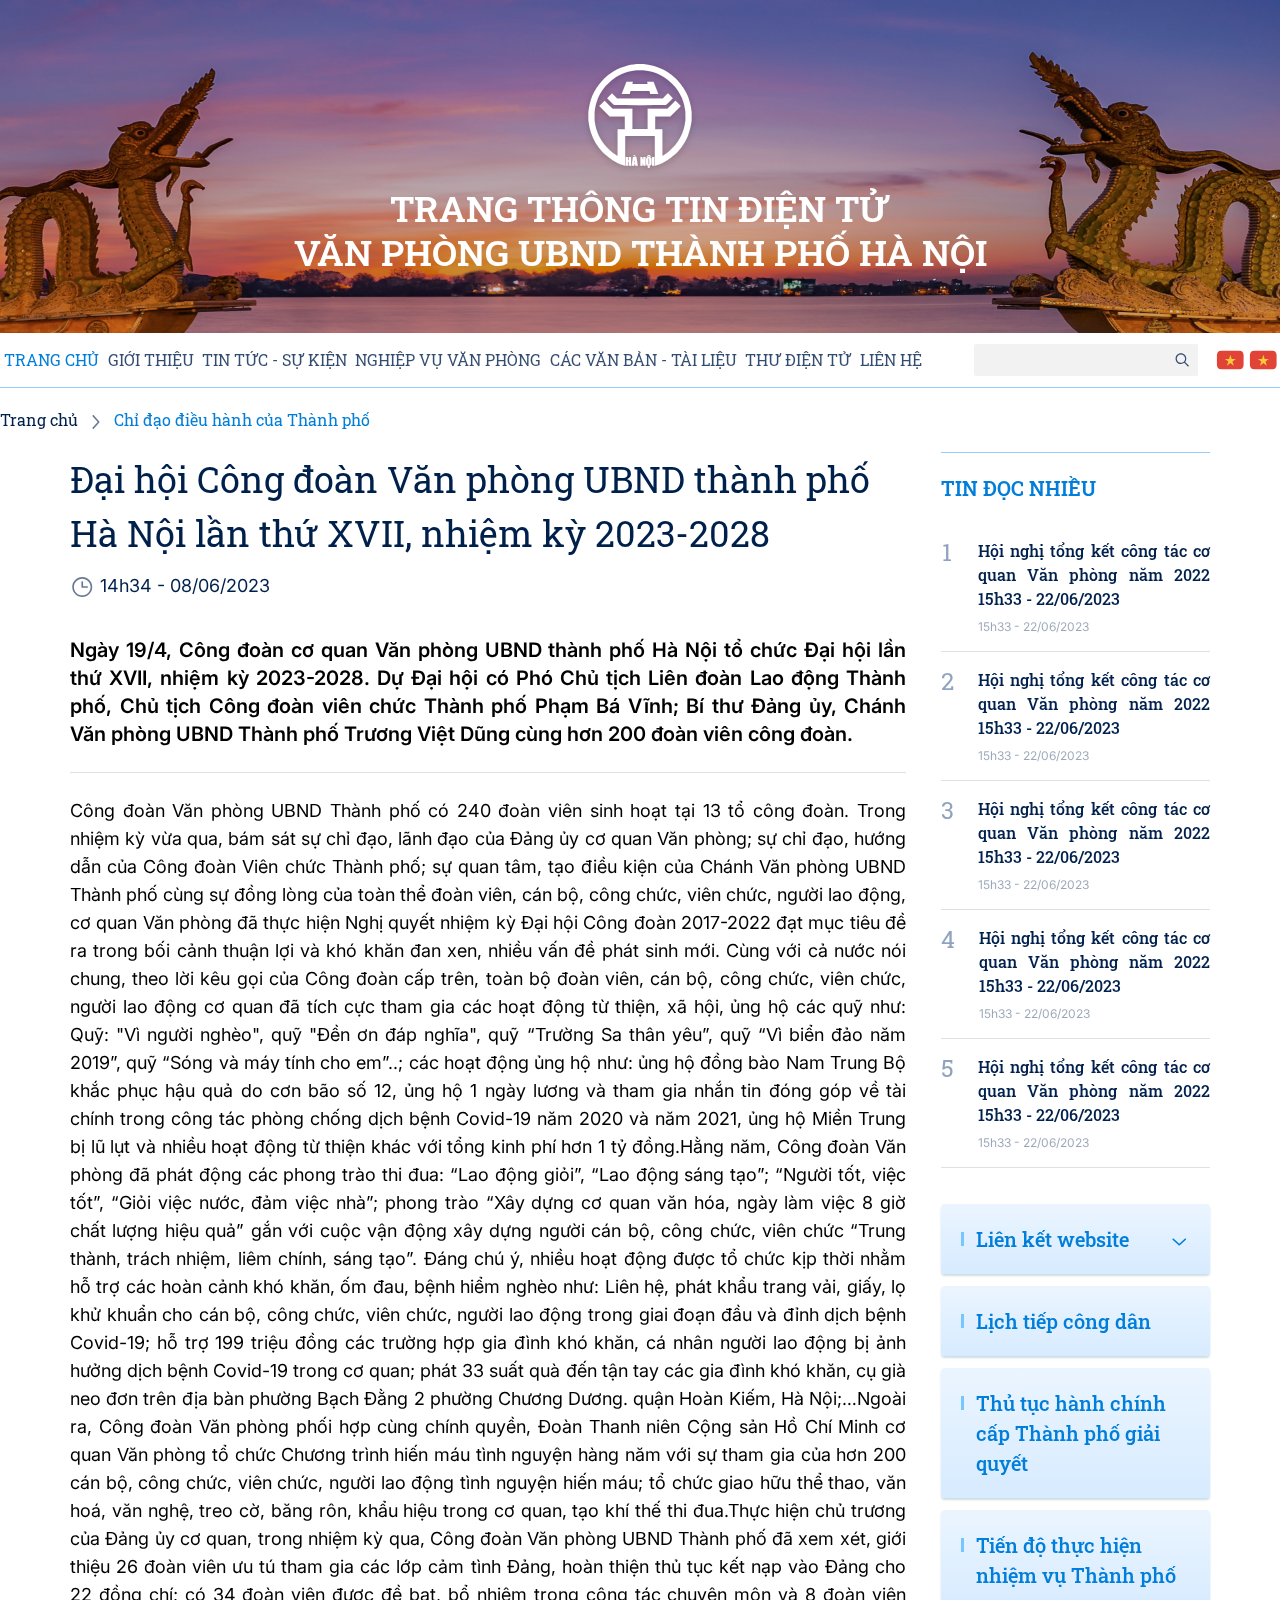
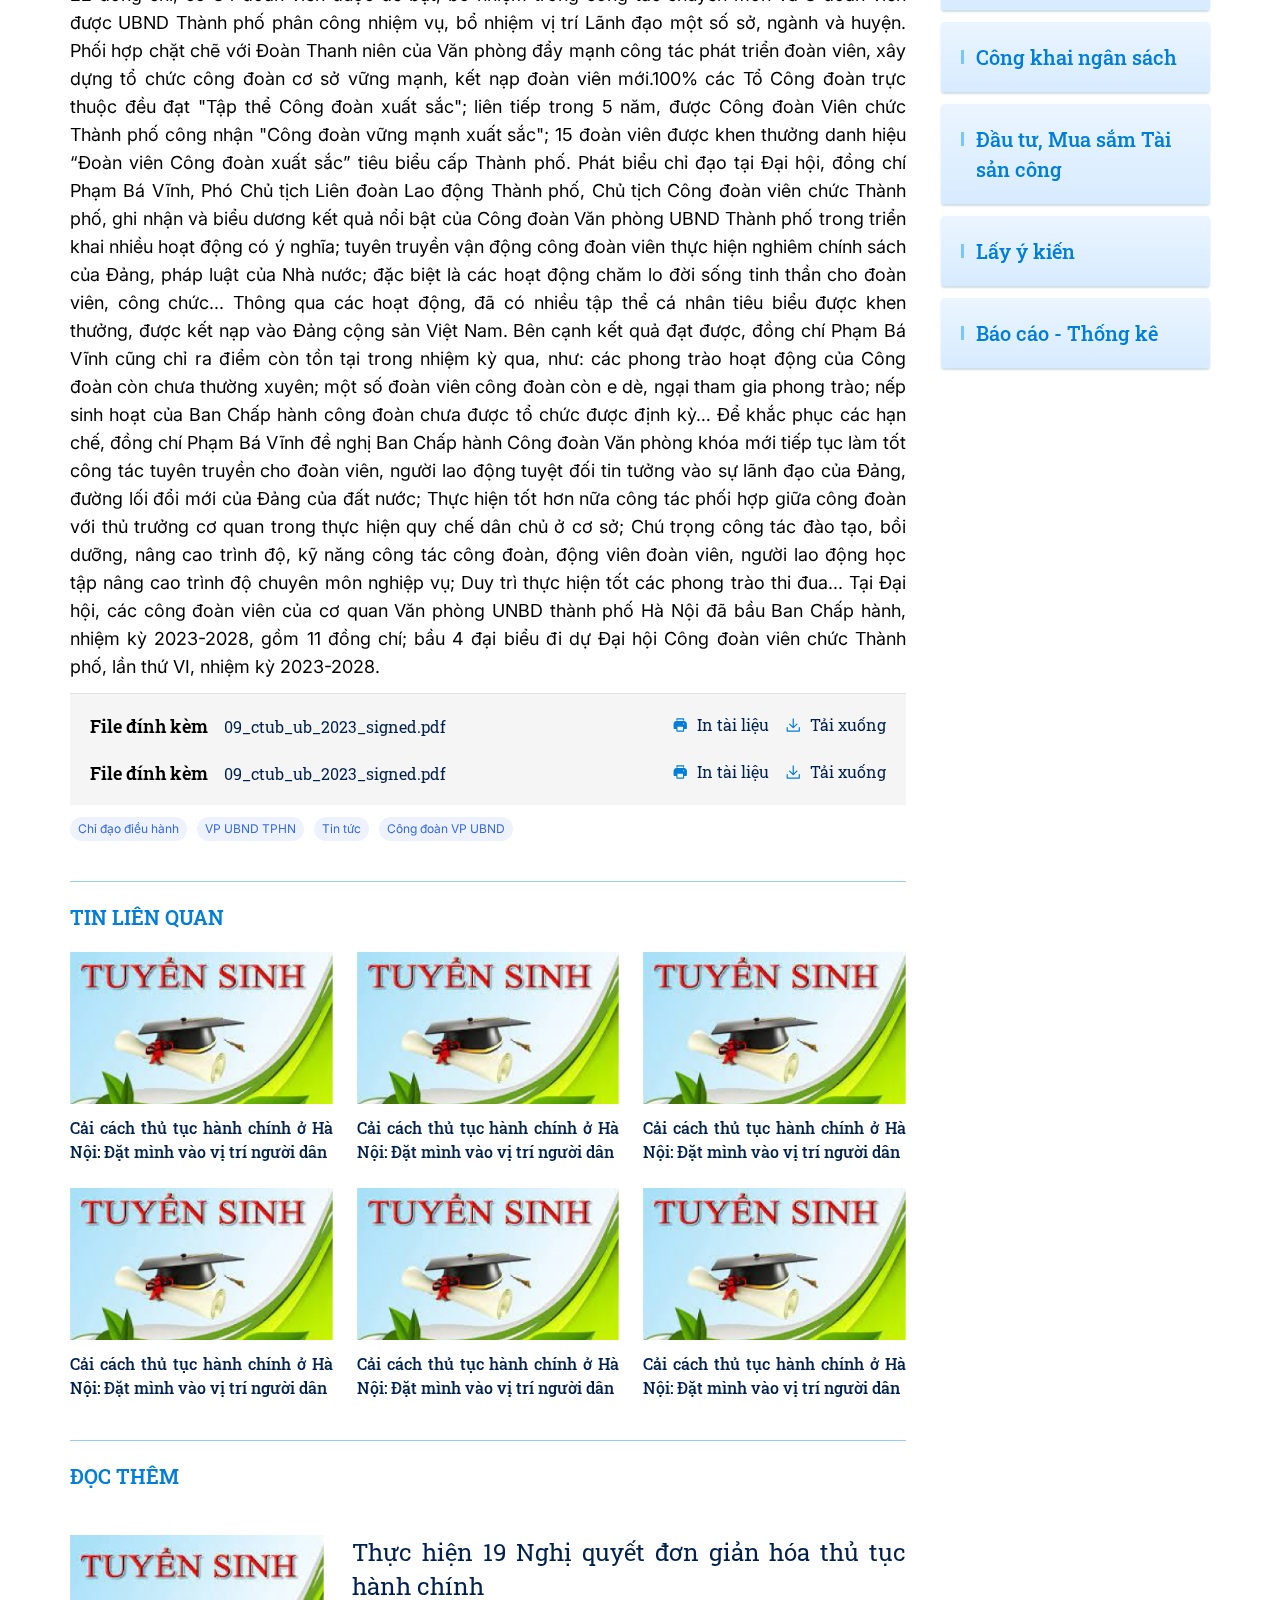
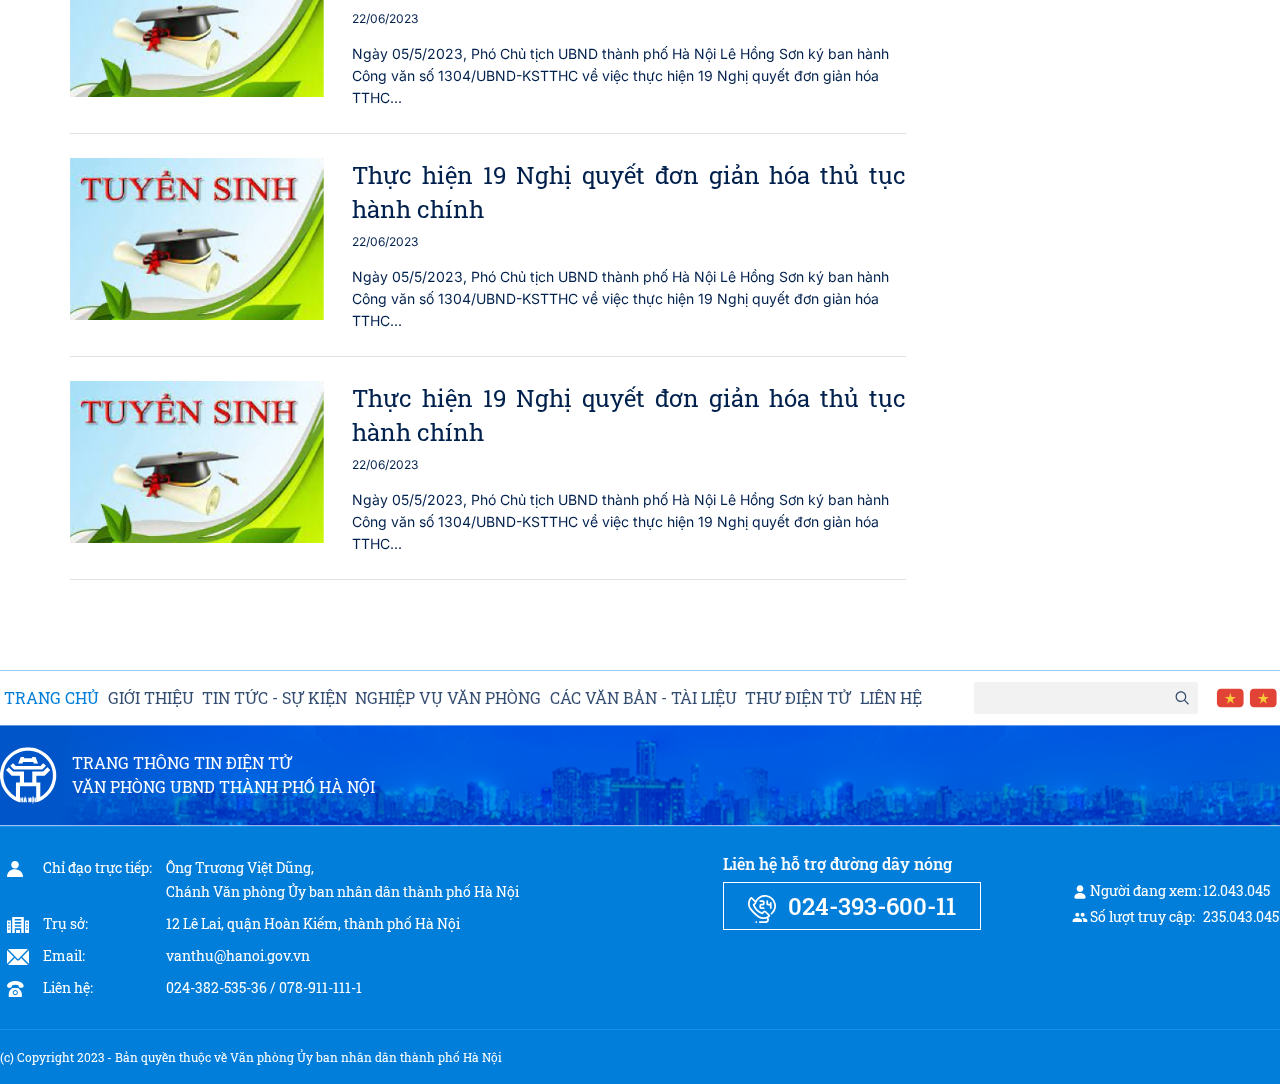
<file: 03-TinTuc-ChiTiet.html>
<!DOCTYPE html>
<html>

<head>
  <title>Trang chủ</title>
  <meta charset="utf-8" />
  <meta name="MobileOptimized" content="device-width" />
  <meta content="width=device-width, initial-scale=1.0, maximum-scale=1.0, user-scalable=0" name="viewport" />
  <!--CSS-->
  <link rel="preconnect" href="https://fonts.googleapis.com" />
  <link rel="preconnect" href="https://fonts.gstatic.com" crossorigin />
  <link
    href="https://fonts.googleapis.com/css2?family=Inter:wght@100;200;300;400;500;600;700;800;900&family=Roboto+Slab:wght@100;200;300;400;500;600;700;800;900&display=swap"
    rel="stylesheet" />

  <link href="bootstrap/bootstrap.css" rel="stylesheet" />
  <link href="css/animate.css" rel="stylesheet" />
  <link href="css/font/fontawesome-all.css" rel="stylesheet" />
  <link href="js/Owl2/owl.carousel.css" rel="stylesheet" />
  <link href="css/style.css" rel="stylesheet" />
  <link href="css/css_rwd.css" rel="stylesheet" />
</head>

<body>
  <header style="--bg: url(../pic/bg_head.png)">
    <div class="wrp">
      <a href="/" class="logo" title="">
        <span class="icon">
          <svg width="116" height="116" viewBox="0 0 116 116" fill="none" xmlns="http://www.w3.org/2000/svg">
            <g filter="url(#filter0_d_656_4090)">
              <path
                d="M48.6071 4.84646C50.5798 4.62687 52.5207 4.19125 54.4934 4H61.4988C63.5458 4.20896 65.5646 4.6375 67.6046 4.88896C70.5017 5.61854 73.4554 6.21 76.2144 7.39291C78.3075 7.97728 80.1739 9.10353 82.1148 10.0456C84.5939 11.5083 87.0731 12.9321 89.3433 14.7241C91.8437 16.495 93.9474 18.7262 96.122 20.8902C100.028 25.3151 103.242 30.305 105.656 35.6908C106.322 37.7697 107.257 39.7637 107.732 41.9028C108.068 43.362 108.493 44.7964 108.794 46.2626C109.014 48.2318 109.453 50.1584 109.641 52.1488C109.641 54.8263 109.662 57.5003 109.641 60.1778C109.184 63.2555 108.826 66.3544 107.948 69.3471C107.452 71.7838 106.425 74.0398 105.653 76.388C103.241 81.7743 100.028 86.7643 96.122 91.1886C94.9958 92.303 93.8743 93.4245 92.7575 94.5531C88.2846 98.5059 83.2291 101.746 77.7691 104.158C76.1223 104.633 74.5817 105.447 72.8994 105.805C72.8569 95.8635 72.8994 85.9186 72.8781 75.9771C62.9615 75.9771 53.0448 75.9771 43.1282 75.9771C43.1069 85.9186 43.1459 95.86 43.1069 105.801C41.4211 105.447 39.884 104.633 38.2372 104.158C32.7772 101.746 27.7217 98.5059 23.2489 94.5531C21.6976 92.9133 19.9516 91.4471 18.581 89.6444C16.1301 86.8111 14.168 83.6236 12.3158 80.3759C11.4835 78.605 10.4245 76.9298 9.88618 75.035C9.26993 73.3669 8.59702 71.713 8.2216 69.9669C7.84619 68.2209 7.21223 66.4678 7.06348 64.6544C6.80848 63.082 6.52161 61.5165 6.35515 59.9334C6.35515 57.2559 6.3339 54.5784 6.35515 51.9045C6.81556 48.8303 7.17327 45.7278 8.0516 42.7351C8.53681 40.302 9.55681 38.0353 10.336 35.6943C12.7477 30.304 15.9623 25.3103 19.8701 20.8831C21.8251 18.9493 23.7022 16.9271 25.8909 15.2731C29.6414 12.3798 33.7171 9.93483 38.0353 7.98791C40.1142 7.32562 42.1082 6.38354 44.2474 5.90895C45.7065 5.5725 47.1444 5.1475 48.6071 4.84646ZM42.2959 13.0135C40.139 13.6191 38.2053 14.7525 36.2043 15.7371C34.4986 16.6562 32.8721 17.7152 31.3416 18.9033C28.6216 20.8016 26.3301 23.1993 24.0103 25.551C22.6468 27.1341 21.3718 28.7881 20.1145 30.4739C18.599 32.824 17.2613 35.284 16.1124 37.8335C15.7583 38.7047 15.5245 39.6291 15.1526 40.5003C13.6828 44.1341 13.1091 48.0334 12.5778 51.8939C12.5424 54.5678 12.5778 57.2453 12.5778 59.9228C13.0843 63.9992 13.7289 68.1182 15.3155 71.9326C16.378 75.2653 18.1205 78.3252 19.9445 81.2896C21.6587 83.6023 23.3551 85.9611 25.4589 87.9409C26.3336 88.7909 27.1624 89.6904 28.0584 90.5227C30.4526 92.4813 32.8326 94.5248 35.6199 95.9238C35.6199 87.0295 35.6199 78.1352 35.6199 69.2409C38.0353 69.2409 40.4472 69.2409 42.8626 69.2409C42.8626 65.0122 42.8626 60.7846 42.8626 56.5582C37.8015 56.537 32.737 56.5865 27.6759 56.537C24.2299 52.9953 20.6741 49.5705 17.228 46.0289C19.0662 44.3253 20.7697 42.4872 22.5866 40.7553C25.1826 43.4789 27.8991 46.0678 30.5234 48.7701C37.1428 48.8197 43.7551 48.7701 50.3744 48.7949C50.3744 55.5241 50.3744 62.2532 50.3744 68.9824C55.4626 68.9824 60.5532 68.9824 65.6461 68.9824C65.6461 62.2532 65.6461 55.5241 65.6461 48.7949C72.2654 48.7701 78.8777 48.8197 85.4793 48.7701C87.916 46.2626 90.4377 43.833 92.8708 41.3326C93.0833 41.1697 93.225 40.851 93.526 40.8333C95.2472 42.5545 96.9756 44.2757 98.6933 46.0005C98.6331 46.0997 98.5126 46.298 98.456 46.3972C95.0666 49.7653 91.6772 53.1263 88.3268 56.537C83.2623 56.5865 78.2012 56.537 73.1367 56.5618C73.1367 60.7881 73.1367 65.0145 73.1367 69.2409C75.5485 69.2409 77.9604 69.2409 80.3758 69.2409C80.3758 78.1352 80.3758 87.0295 80.3758 95.9238C81.7846 95.2184 83.1164 94.3686 84.3496 93.3879C86.445 91.8929 88.3923 90.2005 90.165 88.334C92.4174 86.2444 94.2556 83.7617 96.0654 81.2932C97.8893 78.3288 99.6389 75.2723 100.694 71.9361C102.263 68.1996 102.876 64.1622 103.418 60.1743C103.444 57.4141 103.444 54.6552 103.418 51.8974C103.032 49.2589 102.71 46.5849 101.983 44.0243C101.509 41.956 100.599 40.0293 99.9612 38.0035C98.7873 35.3872 97.4138 32.8652 95.8529 30.4597C94.1635 28.2072 92.4954 25.9087 90.4235 23.982C87.275 20.6574 83.6298 17.8414 79.6179 15.6343C77.7302 14.7241 75.9169 13.6333 73.8839 13.0702C69.9527 11.4127 65.7098 10.7044 61.4881 10.1979C59.0692 10.1979 56.6538 10.1767 54.2348 10.1979C50.1796 10.7469 46.089 11.3844 42.2853 12.9923L42.2959 13.0135Z"
                fill="white" />
              <path
                d="M44.4778 21.8675C46.6028 21.8427 48.7561 21.8675 50.8988 21.8675C50.704 22.5581 50.5446 23.2523 50.3392 23.9393H65.6534C65.4586 23.2523 65.2992 22.5581 65.0938 21.8675C67.2188 21.8675 69.3756 21.8675 71.5148 21.8675C73.1617 25.8979 74.681 29.9779 76.3031 34.0154C73.6292 34.0366 70.9552 34.0154 68.2813 34.0154C68.0611 32.9637 67.7808 31.9254 67.4419 30.9058C61.1448 30.9223 54.8478 30.9223 48.5507 30.9058C48.2117 31.9251 47.9326 32.9634 47.7149 34.0154C45.0374 34.0154 42.3634 34.0154 39.6895 34.0154C41.3115 29.9779 42.8274 25.8979 44.4778 21.8675Z"
                fill="white" />
              <path
                d="M29.571 33.686C29.7445 33.5514 29.9995 33.1158 30.2262 33.4345C31.8624 35.0991 33.5377 36.7318 35.1633 38.3928C50.3806 38.4212 65.5991 38.4212 80.8188 38.3928C82.4869 36.6787 84.1798 34.9928 85.8763 33.3105H86.0215C87.633 34.9185 89.2621 36.498 90.8311 38.152C88.5715 40.5143 86.195 42.7562 83.9248 45.122C66.6345 45.155 49.3441 45.155 32.0537 45.122C29.7835 42.7668 27.407 40.5178 25.1475 38.152C26.5641 36.6185 28.1189 35.1876 29.571 33.6683V33.686Z"
                fill="white" />
              <path
                d="M51.0723 95.127C51.6814 95.127 52.2871 95.127 52.8962 95.127C53.2893 95.6334 53.6506 96.1611 54.0189 96.6853C53.521 96.7067 53.0222 96.6854 52.5279 96.6215C51.9988 96.168 51.5116 95.6678 51.0723 95.127Z"
                fill="white" />
              <path
                d="M65.9927 95.18C66.6112 95.0702 67.2442 95.0702 67.8627 95.18C68.3935 95.6317 68.8809 96.1321 69.3183 96.6746C68.734 96.6746 68.1531 96.6746 67.5688 96.6746C67.5377 96.5276 67.4571 96.3958 67.3404 96.3012C67.2236 96.2065 67.078 96.1549 66.9277 96.1549C66.7775 96.1549 66.6318 96.2065 66.5151 96.3012C66.3984 96.3958 66.3178 96.5276 66.2867 96.6746C65.7023 96.6959 65.1179 96.7029 64.5371 96.6959C64.9755 96.1541 65.4628 95.6538 65.9927 95.2013V95.18Z"
                fill="white" />
              <path
                d="M43.6313 96.9297C44.4034 96.9297 45.1825 96.9297 45.9546 96.9297C45.9546 98.0489 45.9546 99.1716 45.9546 100.291H46.7232C46.7232 99.1716 46.7232 98.0489 46.7232 96.9297C47.4988 96.9297 48.2709 96.9297 49.0465 96.9297C49.0465 99.8622 49.0465 102.795 49.0465 105.727C48.2709 105.727 47.4988 105.727 46.7232 105.727C46.7232 104.516 46.7232 103.312 46.7232 102.104H45.9546C45.9546 103.312 45.9546 104.516 45.9546 105.727H43.6313C43.6242 102.802 43.6242 99.8693 43.6313 96.9297Z"
                fill="white" />
              <path
                d="M50.9235 96.9297C52.1028 96.9297 53.2751 96.9297 54.4651 96.9297C54.9008 99.8586 55.3293 102.795 55.8358 105.717C54.9645 105.717 54.0968 105.717 53.2291 105.717C53.2291 105.199 53.2291 104.679 53.2043 104.165H52.1949C52.1949 104.679 52.1949 105.199 52.1701 105.717C51.3024 105.717 50.4312 105.717 49.5635 105.717C50.0699 102.795 50.4985 99.8586 50.9341 96.9297M52.4287 100.826V102.639H52.9458V100.826H52.4287Z"
                fill="white" />
              <path
                d="M58.3887 96.929H60.1383C60.5243 97.8994 60.7333 98.9335 61.2008 99.8756C61.268 98.8946 61.2291 97.9135 61.2397 96.929C62.0118 96.929 62.7862 96.929 63.563 96.929C63.563 99.8614 63.563 102.794 63.563 105.726H61.5337C61.2008 104.852 61.1441 103.888 60.758 103.031C60.6837 103.927 60.7226 104.827 60.7155 105.726H58.3887C58.3887 102.794 58.3887 99.8591 58.3887 96.9219V96.929Z"
                fill="white" />
              <path
                d="M65.7239 97.0073C66.6553 96.8834 67.7639 96.7346 68.5572 97.3898C69.1203 97.8396 69.5984 98.5054 69.5347 99.2634V103.414C69.5878 104.477 68.6776 105.458 67.6753 105.716C66.8537 105.748 65.9257 105.908 65.1962 105.394C64.5622 104.941 64.0026 104.236 64.0735 103.414C64.0735 102.029 64.0735 100.648 64.0735 99.2634C64.0168 98.2398 64.8314 97.3757 65.7239 97.0073ZM66.4145 98.4913C66.4145 100.386 66.4145 102.288 66.4145 104.186H67.183C67.183 102.288 67.183 100.386 67.183 98.4913H66.4145Z"
                fill="white" />
              <path
                d="M70.0375 96.9297C70.8096 96.9297 71.5841 96.9297 72.3609 96.9297C72.3609 99.8622 72.3609 102.795 72.3609 105.727H70.0375C70.0305 102.802 70.0305 99.8693 70.0375 96.9297Z"
                fill="white" />
              <path d="M65.8945 106H67.7043V107.81H65.8945V106Z" fill="white" />
            </g>
            <defs>
              <filter id="filter0_d_656_4090" x="0.345703" y="0" width="115.304" height="115.81"
                filterUnits="userSpaceOnUse" color-interpolation-filters="sRGB">
                <feFlood flood-opacity="0" result="BackgroundImageFix" />
                <feColorMatrix in="SourceAlpha" type="matrix" values="0 0 0 0 0 0 0 0 0 0 0 0 0 0 0 0 0 0 127 0"
                  result="hardAlpha" />
                <feOffset dy="2" />
                <feGaussianBlur stdDeviation="3" />
                <feComposite in2="hardAlpha" operator="out" />
                <feColorMatrix type="matrix" values="0 0 0 0 0 0 0 0 0 0 0 0 0 0 0 0 0 0 0.15 0" />
                <feBlend mode="normal" in2="BackgroundImageFix" result="effect1_dropShadow_656_4090" />
                <feBlend mode="normal" in="SourceGraphic" in2="effect1_dropShadow_656_4090" result="shape" />
              </filter>
            </defs>
          </svg>
        </span>
        <span class="text">
          <span>TRANG THÔNG TIN ĐIỆN TỬ </span>
          <span>VĂN PHÒNG UBND THÀNH PHỐ HÀ NỘI </span>
        </span>
      </a>
    </div>
  </header>

  <div class="menu">
    <div class="wrp">
      <ul class="menuMain">
        <li class="active"><a href="">TRANG CHỦ</a></li>
        <li>
          <a href="">GIỚI THIỆU</a>
          <span class="openSub">
            <i class="far fa-angle-down"></i>
          </span>
          <ul>
            <li><a href="" title="">Thông tin chung </a></li>
            <li><a href="" title="">Chức năng nhiệm vụ</a></li>
            <li>
              <a href="" title="">Lãnh đạo Văn phòng UBND Thành phố</a>
              <ul>
                <li>
                  <a href="#" title="">Lãnh đạo Văn phòng UBND TP đương nhiệm</a>
                </li>
                <li>
                  <a href="#" title="">Lãnh đạo Văn phòng UBND TP qua các thời kỳ</a>
                </li>
              </ul>
            </li>
            <li><a href="" title="">Bộ máy, cơ cấu, tổ chức</a></li>
            <li>
              <a href="#" title="">Thông tin các phòng/ban/đơn vị</a>
            </li>
            <li>
              <a href="#" title="">
                Thông tin Lãnh đạo cấp phòng/ban/đơn vị</a>
            </li>
          </ul>
        </li>
        <li><a href="">TIN TỨC - SỰ KIỆN </a></li>
        <li><a href="">NGHIỆP VỤ VĂN PHÒNG </a></li>
        <li><a href="">CÁC VĂN BẢN - TÀI LIỆU </a></li>
        <li><a href="">THƯ ĐIỆN TỬ </a></li>
        <li><a href="">LIÊN HỆ </a></li>
      </ul>
      <div class="searchBox">
        <input type="search" title="" placeholder="" class="ips" />
        <a href="" title="" class="btnSearch">
          <svg width="17" height="16" viewBox="0 0 17 16" fill="none" xmlns="http://www.w3.org/2000/svg">
            <path fill-rule="evenodd" clip-rule="evenodd"
              d="M10.2789 10.8698C9.36306 11.6024 8.20131 12.0405 6.93724 12.0405C3.98045 12.0405 1.5835 9.64355 1.5835 6.68675C1.5835 3.72996 3.98045 1.33301 6.93724 1.33301C9.89403 1.33301 12.291 3.72996 12.291 6.68675C12.291 7.95086 11.8529 9.11264 11.1202 10.0285L14.9168 13.8251L14.0755 14.6664L10.2789 10.8698ZM2.77322 6.68675C2.77322 4.38703 4.63751 2.52273 6.93724 2.52273C9.23697 2.52273 11.1013 4.38703 11.1013 6.68675C11.1013 7.80829 10.6579 8.82626 9.93682 9.57495L9.82544 9.68633C9.07675 10.4074 8.05878 10.8508 6.93724 10.8508C4.63751 10.8508 2.77322 8.98648 2.77322 6.68675Z"
              fill="#00204D" fill-opacity="0.8" style="mix-blend-mode: multiply" />
          </svg>
        </a>
      </div>
      <ul class="language">
        <li class="active">
          <a href="#" title="">
            <svg xmlns="http://www.w3.org/2000/svg" width="33" height="32" viewBox="0 0 33 32" fill="none">
              <path
                d="M29.5832 20.667C29.5832 23.2443 28.1778 25.3337 25.4165 25.3337H7.08317C4.32192 25.3337 2.9165 23.2443 2.9165 20.667V11.3337C2.9165 8.75639 4.32192 6.66699 7.08317 6.66699H25.4165C28.1778 6.66699 29.5832 8.75639 29.5832 11.3337V20.667Z"
                fill="#E14337" />
              <path
                d="M21.8299 14.8751L17.6645 14.8814L16.3715 10.6672L15.0882 14.8814L10.9174 14.8751L14.2949 17.4405L12.9865 21.628L16.374 19.0276L19.7686 21.628L18.4574 17.4405L21.8299 14.8751Z"
                fill="#F9CB38" />
            </svg>
          </a>
        </li>
        <li>
          <a href="#" title="">
            <svg xmlns="http://www.w3.org/2000/svg" width="33" height="32" viewBox="0 0 33 32" fill="none">
              <path
                d="M29.5832 20.667C29.5832 23.2443 28.1778 25.3337 25.4165 25.3337H7.08317C4.32192 25.3337 2.9165 23.2443 2.9165 20.667V11.3337C2.9165 8.75639 4.32192 6.66699 7.08317 6.66699H25.4165C28.1778 6.66699 29.5832 8.75639 29.5832 11.3337V20.667Z"
                fill="#E14337" />
              <path
                d="M21.8299 14.8751L17.6645 14.8814L16.3715 10.6672L15.0882 14.8814L10.9174 14.8751L14.2949 17.4405L12.9865 21.628L16.374 19.0276L19.7686 21.628L18.4574 17.4405L21.8299 14.8751Z"
                fill="#F9CB38" />
            </svg>
          </a>
        </li>
      </ul>
      <a href="javascript://" class="openList">
        <hr />
        <hr />
        <hr />
      </a>
      <div id="overlay"></div>
    </div>
  </div>
  <div id="pathway">
    <div class="wrp">
      <ul>
        <li><a href="" title="">Trang chủ</a></li>
        <li>
          <svg xmlns="http://www.w3.org/2000/svg" width="20" height="20" viewBox="0 0 20 20" fill="none">
            <path
              d="M7.76928 3.37007C7.46976 3.04331 6.97599 3.04331 6.67646 3.37007C6.38649 3.6864 6.38649 4.19239 6.67646 4.50872L11.7101 10L6.67646 15.4913C6.38649 15.8076 6.38649 16.3136 6.67646 16.6299C6.97599 16.9567 7.46976 16.9567 7.76928 16.6299L13.3248 10.5693C13.6148 10.253 13.6148 9.74701 13.3248 9.43067L7.76928 3.37007Z"
              fill="#00204D" fill-opacity="0.6" style="mix-blend-mode: multiply" />
          </svg>
        </li>
        <li class="active">
          <a href="" title="">Chỉ đạo điều hành của Thành phố</a>
        </li>
      </ul>
    </div>
  </div>
  <div id="container" class="inside">
    <div class="wrp">
      <div class="container">
        <div class="colLeft">
          <div id="news" class="detail">
            <h1 class="commonTitle">
              Đại hội Công đoàn Văn phòng UBND thành phố Hà Nội lần thứ XVII,
              nhiệm kỳ 2023-2028
            </h1>
            <div class="date">
              <svg xmlns="http://www.w3.org/2000/svg" width="25" height="24" viewBox="0 0 25 24" fill="none">
                <path fill-rule="evenodd" clip-rule="evenodd"
                  d="M12.25 3.66667C7.64763 3.66667 3.91667 7.39763 3.91667 12C3.91667 16.6024 7.64763 20.3333 12.25 20.3333C16.8524 20.3333 20.5833 16.6024 20.5833 12C20.5833 7.39763 16.8524 3.66667 12.25 3.66667ZM2.25 12C2.25 6.47715 6.72715 2 12.25 2C17.7728 2 22.25 6.47715 22.25 12C22.25 17.5228 17.7728 22 12.25 22C6.72715 22 2.25 17.5228 2.25 12Z"
                  fill="#00204D" fill-opacity="0.6" style="mix-blend-mode: multiply" />
                <path fill-rule="evenodd" clip-rule="evenodd"
                  d="M12.25 6.16667C12.7102 6.16667 13.0833 6.53976 13.0833 7V11.1667H17.25C17.7102 11.1667 18.0833 11.5398 18.0833 12C18.0833 12.4602 17.7102 12.8333 17.25 12.8333H12.25C11.7898 12.8333 11.4167 12.4602 11.4167 12V7C11.4167 6.53976 11.7898 6.16667 12.25 6.16667Z"
                  fill="#00204D" fill-opacity="0.6" style="mix-blend-mode: multiply" />
              </svg>
              <span> 14h34 - 08/06/2023</span>
            </div>
            <div class="noidung sapo">
              Ngày 19/4, Công đoàn cơ quan Văn phòng UBND thành phố Hà Nội tổ
              chức Đại hội lần thứ XVII, nhiệm kỳ 2023-2028. Dự Đại hội có Phó
              Chủ tịch Liên đoàn Lao động Thành phố, Chủ tịch Công đoàn viên
              chức Thành phố Phạm Bá Vĩnh; Bí thư Đảng ủy, Chánh Văn phòng
              UBND Thành phố Trương Việt Dũng cùng hơn 200 đoàn viên công
              đoàn.
            </div>
            <div class="noidung">
              Công đoàn Văn phòng UBND Thành phố có 240 đoàn viên sinh hoạt
              tại 13 tổ công đoàn. Trong nhiệm kỳ vừa qua, bám sát sự chỉ đạo,
              lãnh đạo của Đảng ủy cơ quan Văn phòng; sự chỉ đạo, hướng dẫn
              của Công đoàn Viên chức Thành phố; sự quan tâm, tạo điều kiện
              của Chánh Văn phòng UBND Thành phố cùng sự đồng lòng của toàn
              thể đoàn viên, cán bộ, công chức, viên chức, người lao động, cơ
              quan Văn phòng đã thực hiện Nghị quyết nhiệm kỳ Đại hội Công
              đoàn 2017-2022 đạt mục tiêu đề ra trong bối cảnh thuận lợi và
              khó khăn đan xen, nhiều vấn đề phát sinh mới. Cùng với cả nước
              nói chung, theo lời kêu gọi của Công đoàn cấp trên, toàn bộ đoàn
              viên, cán bộ, công chức, viên chức, người lao động cơ quan đã
              tích cực tham gia các hoạt động từ thiện, xã hội, ủng hộ các quỹ
              như: Quỹ: "Vì người nghèo", quỹ "Đền ơn đáp nghĩa", quỹ “Trường
              Sa thân yêu”, quỹ “Vì biển đảo năm 2019”, quỹ “Sóng và máy tính
              cho em”..; các hoạt động ủng hộ như: ủng hộ đồng bào Nam Trung
              Bộ khắc phục hậu quả do cơn bão số 12, ủng hộ 1 ngày lương và
              tham gia nhắn tin đóng góp về tài chính trong công tác phòng
              chống dịch bệnh Covid-19 năm 2020 và năm 2021, ủng hộ Miền Trung
              bị lũ lụt và nhiều hoạt động từ thiện khác với tổng kinh phí hơn
              1 tỷ đồng.Hằng năm, Công đoàn Văn phòng đã phát động các phong
              trào thi đua: “Lao động giỏi”, “Lao động sáng tạo”; “Người tốt,
              việc tốt”, “Giỏi việc nước, đảm việc nhà”; phong trào “Xây dựng
              cơ quan văn hóa, ngày làm việc 8 giờ chất lượng hiệu quả” gắn
              với cuộc vận động xây dựng người cán bộ, công chức, viên chức
              “Trung thành, trách nhiệm, liêm chính, sáng tạo”. Đáng chú ý,
              nhiều hoạt động được tổ chức kịp thời nhằm hỗ trợ các hoàn cảnh
              khó khăn, ốm đau, bệnh hiểm nghèo như: Liên hệ, phát khẩu trang
              vải, giấy, lọ khử khuẩn cho cán bộ, công chức, viên chức, người
              lao động trong giai đoạn đầu và đỉnh dịch bệnh Covid-19; hỗ trợ
              199 triệu đồng các trường hợp gia đình khó khăn, cá nhân người
              lao động bị ảnh hưởng dịch bệnh Covid-19 trong cơ quan; phát 33
              suất quà đến tận tay các gia đình khó khăn, cụ già neo đơn trên
              địa bàn phường Bạch Đằng 2 phường Chương Dương. quận Hoàn Kiếm,
              Hà Nội;…Ngoài ra, Công đoàn Văn phòng phối hợp cùng chính quyền,
              Đoàn Thanh niên Cộng sản Hồ Chí Minh cơ quan Văn phòng tổ chức
              Chương trình hiến máu tình nguyện hàng năm với sự tham gia của
              hơn 200 cán bộ, công chức, viên chức, người lao động tình nguyện
              hiến máu; tổ chức giao hữu thể thao, văn hoá, văn nghệ, treo cờ,
              băng rôn, khẩu hiệu trong cơ quan, tạo khí thế thi đua.Thực hiện
              chủ trương của Đảng ủy cơ quan, trong nhiệm kỳ qua, Công đoàn
              Văn phòng UBND Thành phố đã xem xét, giới thiệu 26 đoàn viên ưu
              tú tham gia các lớp cảm tình Đảng, hoàn thiện thủ tục kết nạp
              vào Đảng cho 22 đồng chí; có 34 đoàn viên được đề bạt, bổ nhiệm
              trong công tác chuyên môn và 8 đoàn viên được UBND Thành phố
              phân công nhiệm vụ, bổ nhiệm vị trí Lãnh đạo một số sở, ngành và
              huyện. Phối hợp chặt chẽ với Đoàn Thanh niên của Văn phòng đẩy
              mạnh công tác phát triển đoàn viên, xây dựng tổ chức công đoàn
              cơ sở vững mạnh, kết nạp đoàn viên mới.100% các Tổ Công đoàn
              trực thuộc đều đạt "Tập thể Công đoàn xuất sắc"; liên tiếp trong
              5 năm, được Công đoàn Viên chức Thành phố công nhận "Công đoàn
              vững mạnh xuất sắc"; 15 đoàn viên được khen thưởng danh hiệu
              “Đoàn viên Công đoàn xuất sắc” tiêu biểu cấp Thành phố. Phát
              biểu chỉ đạo tại Đại hội, đồng chí Phạm Bá Vĩnh, Phó Chủ tịch
              Liên đoàn Lao động Thành phố, Chủ tịch Công đoàn viên chức Thành
              phố, ghi nhận và biểu dương kết quả nổi bật của Công đoàn Văn
              phòng UBND Thành phố trong triển khai nhiều hoạt động có ý
              nghĩa; tuyên truyền vận động công đoàn viên thực hiện nghiêm
              chính sách của Đảng, pháp luật của Nhà nước; đặc biệt là các
              hoạt động chăm lo đời sống tinh thần cho đoàn viên, công chức...
              Thông qua các hoạt động, đã có nhiều tập thể cá nhân tiêu biểu
              được khen thưởng, được kết nạp vào Đảng cộng sản Việt Nam. Bên
              cạnh kết quả đạt được, đồng chí Phạm Bá Vĩnh cũng chỉ ra điểm
              còn tồn tại trong nhiệm kỳ qua, như: các phong trào hoạt động
              của Công đoàn còn chưa thường xuyên; một số đoàn viên công đoàn
              còn e dè, ngại tham gia phong trào; nếp sinh hoạt của Ban Chấp
              hành công đoàn chưa được tổ chức được định kỳ… Để khắc phục các
              hạn chế, đồng chí Phạm Bá Vĩnh đề nghị Ban Chấp hành Công đoàn
              Văn phòng khóa mới tiếp tục làm tốt công tác tuyên truyền cho
              đoàn viên, người lao động tuyệt đối tin tưởng vào sự lãnh đạo
              của Đảng, đường lối đổi mới của Đảng của đất nước; Thực hiện tốt
              hơn nữa công tác phối hợp giữa công đoàn với thủ trưởng cơ quan
              trong thực hiện quy chế dân chủ ở cơ sở; Chú trọng công tác đào
              tạo, bồi dưỡng, nâng cao trình độ, kỹ năng công tác công đoàn,
              động viên đoàn viên, người lao động học tập nâng cao trình độ
              chuyên môn nghiệp vụ; Duy trì thực hiện tốt các phong trào thi
              đua... Tại Đại hội, các công đoàn viên của cơ quan Văn phòng
              UNBD thành phố Hà Nội đã bầu Ban Chấp hành, nhiệm kỳ 2023-2028,
              gồm 11 đồng chí; bầu 4 đại biểu đi dự Đại hội Công đoàn viên
              chức Thành phố, lần thứ VI, nhiệm kỳ 2023-2028.
            </div>
            <div class="attachments">
              <div class="item">
                <div class="attachments_name">
                  <span class="title">File đính kèm</span>
                  <a href="#" title="">09_ctub_ub_2023_signed.pdf</a>
                </div>
                <div class="attachments_function">
                  <a href="" title="">
                    <svg xmlns="http://www.w3.org/2000/svg" width="17" height="16" viewBox="0 0 17 16" fill="none">
                      <path
                        d="M12.1395 3.55572H11.0284V2.44461H5.47287V3.55572H4.36176V1.88905C4.36176 1.74171 4.42029 1.6004 4.52448 1.49621C4.62867 1.39203 4.76998 1.3335 4.91732 1.3335H11.584C11.7313 1.3335 11.8726 1.39203 11.9768 1.49621C12.081 1.6004 12.1395 1.74171 12.1395 1.88905V3.55572Z"
                        fill="#007ED9" />
                      <path
                        d="M12.1395 4.11127H4.36176C3.62532 4.11216 2.91929 4.4051 2.39855 4.92584C1.87781 5.44658 1.58487 6.15261 1.58398 6.88905V11.3335C1.58398 11.4808 1.64252 11.6221 1.7467 11.7263C1.85089 11.8305 1.9922 11.8891 2.13954 11.8891H4.36176V14.1113C4.36176 14.2586 4.42029 14.3999 4.52448 14.5041C4.62867 14.6083 4.76998 14.6668 4.91732 14.6668H11.584C11.7313 14.6668 11.8726 14.6083 11.9768 14.5041C12.081 14.3999 12.1395 14.2586 12.1395 14.1113V11.8891H14.3618C14.5091 11.8891 14.6504 11.8305 14.7546 11.7263C14.8588 11.6221 14.9173 11.4808 14.9173 11.3335V6.88905C14.9164 6.15261 14.6235 5.44658 14.1028 4.92584C13.582 4.4051 12.876 4.11216 12.1395 4.11127ZM11.0284 13.5557H5.47287V9.66683H11.0284V13.5557ZM11.584 7.44461C11.4741 7.44461 11.3667 7.41202 11.2753 7.35098C11.184 7.28993 11.1128 7.20317 11.0707 7.10165C11.0287 7.00014 11.0177 6.88844 11.0391 6.78067C11.0605 6.6729 11.1135 6.57391 11.1911 6.49621C11.2688 6.41852 11.3678 6.36561 11.4756 6.34417C11.5834 6.32273 11.6951 6.33374 11.7966 6.37579C11.8981 6.41783 11.9849 6.48904 12.0459 6.5804C12.107 6.67176 12.1395 6.77917 12.1395 6.88905C12.1395 7.03639 12.081 7.1777 11.9768 7.28189C11.8726 7.38608 11.7313 7.44461 11.584 7.44461Z"
                        fill="#007ED9" />
                    </svg>
                    <span>In tài liệu</span>
                  </a>
                  <a href="Đường dẫn file" title="" download>
                    <svg xmlns="http://www.w3.org/2000/svg" width="17" height="16" viewBox="0 0 17 16" fill="none">
                      <path
                        d="M8.25126 1.3335C8.58598 1.3335 8.85733 1.59304 8.85733 1.91321V9.20847L11.4578 6.72106C11.6945 6.49467 12.0782 6.49467 12.3149 6.72106C12.5516 6.94745 12.5516 7.31451 12.3149 7.5409L8.69894 10.9996C8.62234 11.0799 8.52246 11.1395 8.40953 11.1686C8.20667 11.2214 7.98074 11.1715 7.82143 11.0192L4.18506 7.5409C3.94838 7.31451 3.94838 6.94745 4.18506 6.72106C4.42175 6.49467 4.80548 6.49467 5.04216 6.72106L7.6452 9.21093V1.91321C7.6452 1.59304 7.91655 1.3335 8.25126 1.3335Z"
                        fill="#007ED9" />
                      <path
                        d="M2.19004 10.0292C2.52476 10.0292 2.79611 10.2888 2.79611 10.6089V13.5075H13.7052V10.6089C13.7052 10.2888 13.9765 10.0292 14.3113 10.0292C14.646 10.0292 14.9173 10.2888 14.9173 10.6089V14.0872C14.9173 14.4074 14.646 14.6669 14.3113 14.6669H2.19004C1.85533 14.6669 1.58398 14.4074 1.58398 14.0872V10.6089C1.58398 10.2888 1.85533 10.0292 2.19004 10.0292Z"
                        fill="#007ED9" />
                    </svg>
                    <span>Tải xuống</span>
                  </a>
                </div>
              </div>
              <div class="item">
                <div class="attachments_name">
                  <span class="title">File đính kèm</span>
                  <a href="#" title="">09_ctub_ub_2023_signed.pdf</a>
                </div>
                <div class="attachments_function">
                  <a href="" title="">
                    <svg xmlns="http://www.w3.org/2000/svg" width="17" height="16" viewBox="0 0 17 16" fill="none">
                      <path
                        d="M12.1395 3.55572H11.0284V2.44461H5.47287V3.55572H4.36176V1.88905C4.36176 1.74171 4.42029 1.6004 4.52448 1.49621C4.62867 1.39203 4.76998 1.3335 4.91732 1.3335H11.584C11.7313 1.3335 11.8726 1.39203 11.9768 1.49621C12.081 1.6004 12.1395 1.74171 12.1395 1.88905V3.55572Z"
                        fill="#007ED9" />
                      <path
                        d="M12.1395 4.11127H4.36176C3.62532 4.11216 2.91929 4.4051 2.39855 4.92584C1.87781 5.44658 1.58487 6.15261 1.58398 6.88905V11.3335C1.58398 11.4808 1.64252 11.6221 1.7467 11.7263C1.85089 11.8305 1.9922 11.8891 2.13954 11.8891H4.36176V14.1113C4.36176 14.2586 4.42029 14.3999 4.52448 14.5041C4.62867 14.6083 4.76998 14.6668 4.91732 14.6668H11.584C11.7313 14.6668 11.8726 14.6083 11.9768 14.5041C12.081 14.3999 12.1395 14.2586 12.1395 14.1113V11.8891H14.3618C14.5091 11.8891 14.6504 11.8305 14.7546 11.7263C14.8588 11.6221 14.9173 11.4808 14.9173 11.3335V6.88905C14.9164 6.15261 14.6235 5.44658 14.1028 4.92584C13.582 4.4051 12.876 4.11216 12.1395 4.11127ZM11.0284 13.5557H5.47287V9.66683H11.0284V13.5557ZM11.584 7.44461C11.4741 7.44461 11.3667 7.41202 11.2753 7.35098C11.184 7.28993 11.1128 7.20317 11.0707 7.10165C11.0287 7.00014 11.0177 6.88844 11.0391 6.78067C11.0605 6.6729 11.1135 6.57391 11.1911 6.49621C11.2688 6.41852 11.3678 6.36561 11.4756 6.34417C11.5834 6.32273 11.6951 6.33374 11.7966 6.37579C11.8981 6.41783 11.9849 6.48904 12.0459 6.5804C12.107 6.67176 12.1395 6.77917 12.1395 6.88905C12.1395 7.03639 12.081 7.1777 11.9768 7.28189C11.8726 7.38608 11.7313 7.44461 11.584 7.44461Z"
                        fill="#007ED9" />
                    </svg>
                    <span>In tài liệu</span>
                  </a>
                  <a href="Đường dẫn file" title="" download>
                    <svg xmlns="http://www.w3.org/2000/svg" width="17" height="16" viewBox="0 0 17 16" fill="none">
                      <path
                        d="M8.25126 1.3335C8.58598 1.3335 8.85733 1.59304 8.85733 1.91321V9.20847L11.4578 6.72106C11.6945 6.49467 12.0782 6.49467 12.3149 6.72106C12.5516 6.94745 12.5516 7.31451 12.3149 7.5409L8.69894 10.9996C8.62234 11.0799 8.52246 11.1395 8.40953 11.1686C8.20667 11.2214 7.98074 11.1715 7.82143 11.0192L4.18506 7.5409C3.94838 7.31451 3.94838 6.94745 4.18506 6.72106C4.42175 6.49467 4.80548 6.49467 5.04216 6.72106L7.6452 9.21093V1.91321C7.6452 1.59304 7.91655 1.3335 8.25126 1.3335Z"
                        fill="#007ED9" />
                      <path
                        d="M2.19004 10.0292C2.52476 10.0292 2.79611 10.2888 2.79611 10.6089V13.5075H13.7052V10.6089C13.7052 10.2888 13.9765 10.0292 14.3113 10.0292C14.646 10.0292 14.9173 10.2888 14.9173 10.6089V14.0872C14.9173 14.4074 14.646 14.6669 14.3113 14.6669H2.19004C1.85533 14.6669 1.58398 14.4074 1.58398 14.0872V10.6089C1.58398 10.2888 1.85533 10.0292 2.19004 10.0292Z"
                        fill="#007ED9" />
                    </svg>
                    <span>Tải xuống</span>
                  </a>
                </div>
              </div>
            </div>
            <div class="tag">
              <a href="" title="" class="item">Chỉ đạo điều hành</a>
              <a href="" title="" class="item">VP UBND TPHN</a>
              <a href="" title="" class="item">Tin tức</a>
              <a href="" title="" class="item">Công đoàn VP UBND</a>
            </div>
            <div class="otherNews">
              <div class="commonTop">
                <h2 class="commonNameCate">
                  <a href="#" title="">TIN LIÊN QUAN</a>
                </h2>
              </div>
              <div class="group">
                <div class="item">
                  <a href="" title="" class="image">
                    <img src="./pic/p_news.png" alt="" class="imageRatio" style="--ratio: 306/177" />
                  </a>
                  <h3 class="name">
                    <a href="#" title="">Cải cách thủ tục hành chính ở Hà Nội: Đặt mình vào vị
                      trí người dân</a>
                  </h3>
                </div>
                <div class="item">
                  <a href="" title="" class="image">
                    <img src="./pic/p_news.png" alt="" class="imageRatio" style="--ratio: 306/177" />
                  </a>
                  <h3 class="name">
                    <a href="#" title="">Cải cách thủ tục hành chính ở Hà Nội: Đặt mình vào vị
                      trí người dân</a>
                  </h3>
                </div>
                <div class="item">
                  <a href="" title="" class="image">
                    <img src="./pic/p_news.png" alt="" class="imageRatio" style="--ratio: 306/177" />
                  </a>
                  <h3 class="name">
                    <a href="#" title="">Cải cách thủ tục hành chính ở Hà Nội: Đặt mình vào vị
                      trí người dân</a>
                  </h3>
                </div>
                <div class="item">
                  <a href="" title="" class="image">
                    <img src="./pic/p_news.png" alt="" class="imageRatio" style="--ratio: 306/177" />
                  </a>
                  <h3 class="name">
                    <a href="#" title="">Cải cách thủ tục hành chính ở Hà Nội: Đặt mình vào vị
                      trí người dân</a>
                  </h3>
                </div>
                <div class="item">
                  <a href="" title="" class="image">
                    <img src="./pic/p_news.png" alt="" class="imageRatio" style="--ratio: 306/177" />
                  </a>
                  <h3 class="name">
                    <a href="#" title="">Cải cách thủ tục hành chính ở Hà Nội: Đặt mình vào vị
                      trí người dân</a>
                  </h3>
                </div>
                <div class="item">
                  <a href="" title="" class="image">
                    <img src="./pic/p_news.png" alt="" class="imageRatio" style="--ratio: 306/177" />
                  </a>
                  <h3 class="name">
                    <a href="#" title="">Cải cách thủ tục hành chính ở Hà Nội: Đặt mình vào vị
                      trí người dân</a>
                  </h3>
                </div>
              </div>
            </div>
            <div class="moreNews">
              <div class="commonTop">
                <h2 class="commonNameCate">
                  <a href="#" title="">ĐỌC THÊM</a>
                </h2>
              </div>
              <div class="listData">
                <div class="item">
                  <a href="" class="image">
                    <img src="./pic/p_news.png" alt="" loading="lazy" class="imageRatio" style="--ratio: 254/162" />
                  </a>
                  <div class="info">
                    <h2 class="name">
                      <a href="#" title="">Thực hiện 19 Nghị quyết đơn giản hóa thủ tục hành
                        chính</a>
                    </h2>
                    <span class="date">22/06/2023</span>
                    <div class="cont">
                      Ngày 05/5/2023, Phó Chủ tịch UBND thành phố Hà Nội Lê
                      Hồng Sơn ký ban hành Công văn số 1304/UBND-KSTTHC về
                      việc thực hiện 19 Nghị quyết đơn giản hóa TTHC...
                    </div>
                  </div>
                </div>
                <div class="item">
                  <a href="" class="image">
                    <img src="./pic/p_news.png" alt="" loading="lazy" class="imageRatio" style="--ratio: 254/162" />
                  </a>
                  <div class="info">
                    <h2 class="name">
                      <a href="#" title="">Thực hiện 19 Nghị quyết đơn giản hóa thủ tục hành
                        chính</a>
                    </h2>
                    <span class="date">22/06/2023</span>
                    <div class="cont">
                      Ngày 05/5/2023, Phó Chủ tịch UBND thành phố Hà Nội Lê
                      Hồng Sơn ký ban hành Công văn số 1304/UBND-KSTTHC về
                      việc thực hiện 19 Nghị quyết đơn giản hóa TTHC...
                    </div>
                  </div>
                </div>
                <div class="item">
                  <a href="" class="image">
                    <img src="./pic/p_news.png" alt="" loading="lazy" class="imageRatio" style="--ratio: 254/162" />
                  </a>
                  <div class="info">
                    <h2 class="name">
                      <a href="#" title="">Thực hiện 19 Nghị quyết đơn giản hóa thủ tục hành
                        chính</a>
                    </h2>
                    <span class="date">22/06/2023</span>
                    <div class="cont">
                      Ngày 05/5/2023, Phó Chủ tịch UBND thành phố Hà Nội Lê
                      Hồng Sơn ký ban hành Công văn số 1304/UBND-KSTTHC về
                      việc thực hiện 19 Nghị quyết đơn giản hóa TTHC...
                    </div>
                  </div>
                </div>
              </div>
            </div>
          </div>
        </div>
        <div class="colRight">
          <div id="mostReadNews">
            <div class="commonTop">
              <h2 class="commonNameCate">
                <a href="#" title="">TIN ĐỌC NHIỀU</a>
              </h2>
            </div>
            <div class="group">
              <div class="item">
                <div class="ord"></div>
                <div class="info">
                  <h3 class="name">
                    <a href="#" title="">Hội nghị tổng kết công tác cơ quan Văn phòng năm 2022
                      15h33 - 22/06/2023</a>
                  </h3>
                  <span class="date">15h33 - 22/06/2023</span>
                </div>
              </div>
              <div class="item">
                <div class="ord"></div>
                <div class="info">
                  <h3 class="name">
                    <a href="#" title="">Hội nghị tổng kết công tác cơ quan Văn phòng năm 2022
                      15h33 - 22/06/2023</a>
                  </h3>
                  <span class="date">15h33 - 22/06/2023</span>
                </div>
              </div>
              <div class="item">
                <div class="ord"></div>
                <div class="info">
                  <h3 class="name">
                    <a href="#" title="">Hội nghị tổng kết công tác cơ quan Văn phòng năm 2022
                      15h33 - 22/06/2023</a>
                  </h3>
                  <span class="date">15h33 - 22/06/2023</span>
                </div>
              </div>
              <div class="item">
                <div class="ord"></div>
                <div class="info">
                  <h3 class="name">
                    <a href="#" title="">Hội nghị tổng kết công tác cơ quan Văn phòng năm 2022
                      15h33 - 22/06/2023</a>
                  </h3>
                  <span class="date">15h33 - 22/06/2023</span>
                </div>
              </div>
              <div class="item">
                <div class="ord"></div>
                <div class="info">
                  <h3 class="name">
                    <a href="#" title="">Hội nghị tổng kết công tác cơ quan Văn phòng năm 2022
                      15h33 - 22/06/2023</a>
                  </h3>
                  <span class="date">15h33 - 22/06/2023</span>
                </div>
              </div>
            </div>
          </div>
          <div class="cateRight">
            <ul>
              <li>
                <a href="" title="">
                  <span>Liên kết website</span>
                  <span class="down">
                    <svg xmlns="http://www.w3.org/2000/svg" width="21" height="20" viewBox="0 0 21 20" fill="none">
                      <path
                        d="M4.75872 6.67549C4.44239 6.38552 3.9364 6.38552 3.62007 6.67549C3.29331 6.97501 3.29331 7.46878 3.62007 7.76831L9.68068 13.3239C9.99701 13.6138 10.503 13.6138 10.8193 13.3239L16.8799 7.76831C17.2067 7.46878 17.2067 6.97501 16.8799 6.67549C16.5636 6.38552 16.0576 6.38552 15.7413 6.67549L10.25 11.7092L4.75872 6.67549Z"
                        fill="#007ED9" />
                    </svg>
                  </span>
                </a>
                <ul>
                  <li>
                    <a href="" title="">Cổng thông tin điện tử Chính phủ </a>
                  </li>
                  <li>
                    <a href="" title="">Cổng thông tin điều hành UBND Thành phố</a>
                  </li>
                  <li><a href="" title="">Cổng dịch vụ công quốc gia </a></li>
                </ul>
              </li>
              <li>
                <a href="" title=""><span>Lịch tiếp công dân</span></a>
              </li>
              <li>
                <a href="" title=""><span>
                    Thủ tục hành chính cấp Thành phố giải quyết</span></a>
              </li>
              <li>
                <a href="" title=""><span>Tiến độ thực hiện nhiệm vụ Thành phố</span></a>
              </li>
              <li>
                <a href="" title=""><span>Công khai ngân sách</span></a>
              </li>
              <li>
                <a href="" title=""><span>Đầu tư, Mua sắm Tài sản công</span></a>
              </li>
              <li>
                <a href="" title=""><span>Lấy ý kiến</span></a>
              </li>
              <li>
                <a href="" title=""><span>Báo cáo - Thống kê</span></a>
              </li>
            </ul>
          </div>
        </div>
      </div>
    </div>
  </div>
  <div class="menu menuFoot">
    <div class="wrp">
      <ul class="menuMain">
        <li class="active"><a href="">TRANG CHỦ</a></li>
        <li>
          <a href="">GIỚI THIỆU</a>
          <ul>
            <li><a href="" title="">Thông tin chung </a></li>
            <li><a href="" title="">Chức năng nhiệm vụ</a></li>
            <li>
              <a href="" title="">Lãnh đạo Văn phòng UBND Thành phố</a>
              <ul>
                <li>
                  <a href="#" title="">Lãnh đạo Văn phòng UBND TP đương nhiệm</a>
                </li>
                <li>
                  <a href="#" title="">Lãnh đạo Văn phòng UBND TP qua các thời kỳ</a>
                </li>
              </ul>
            </li>
            <li><a href="" title="">Bộ máy, cơ cấu, tổ chức</a></li>
            <li>
              <a href="#" title="">Thông tin các phòng/ban/đơn vị</a>
            </li>
            <li>
              <a href="#" title="">
                Thông tin Lãnh đạo cấp phòng/ban/đơn vị</a>
            </li>
          </ul>
        </li>
        <li><a href="">TIN TỨC - SỰ KIỆN </a></li>
        <li><a href="">NGHIỆP VỤ VĂN PHÒNG </a></li>
        <li><a href="">CÁC VĂN BẢN - TÀI LIỆU </a></li>
        <li><a href="">THƯ ĐIỆN TỬ </a></li>
        <li><a href="">LIÊN HỆ </a></li>
      </ul>
      <div class="searchBox">
        <input type="search" title="" placeholder="" class="ips" />
        <a href="" title="" class="btnSearch">
          <svg width="17" height="16" viewBox="0 0 17 16" fill="none" xmlns="http://www.w3.org/2000/svg">
            <path fill-rule="evenodd" clip-rule="evenodd"
              d="M10.2789 10.8698C9.36306 11.6024 8.20131 12.0405 6.93724 12.0405C3.98045 12.0405 1.5835 9.64355 1.5835 6.68675C1.5835 3.72996 3.98045 1.33301 6.93724 1.33301C9.89403 1.33301 12.291 3.72996 12.291 6.68675C12.291 7.95086 11.8529 9.11264 11.1202 10.0285L14.9168 13.8251L14.0755 14.6664L10.2789 10.8698ZM2.77322 6.68675C2.77322 4.38703 4.63751 2.52273 6.93724 2.52273C9.23697 2.52273 11.1013 4.38703 11.1013 6.68675C11.1013 7.80829 10.6579 8.82626 9.93682 9.57495L9.82544 9.68633C9.07675 10.4074 8.05878 10.8508 6.93724 10.8508C4.63751 10.8508 2.77322 8.98648 2.77322 6.68675Z"
              fill="#00204D" fill-opacity="0.8" style="mix-blend-mode: multiply" />
          </svg>
        </a>
      </div>
      <ul class="language">
        <li class="active">
          <a href="#" title="">
            <svg xmlns="http://www.w3.org/2000/svg" width="33" height="32" viewBox="0 0 33 32" fill="none">
              <path
                d="M29.5832 20.667C29.5832 23.2443 28.1778 25.3337 25.4165 25.3337H7.08317C4.32192 25.3337 2.9165 23.2443 2.9165 20.667V11.3337C2.9165 8.75639 4.32192 6.66699 7.08317 6.66699H25.4165C28.1778 6.66699 29.5832 8.75639 29.5832 11.3337V20.667Z"
                fill="#E14337" />
              <path
                d="M21.8299 14.8751L17.6645 14.8814L16.3715 10.6672L15.0882 14.8814L10.9174 14.8751L14.2949 17.4405L12.9865 21.628L16.374 19.0276L19.7686 21.628L18.4574 17.4405L21.8299 14.8751Z"
                fill="#F9CB38" />
            </svg>
          </a>
        </li>
        <li>
          <a href="#" title="">
            <svg xmlns="http://www.w3.org/2000/svg" width="33" height="32" viewBox="0 0 33 32" fill="none">
              <path
                d="M29.5832 20.667C29.5832 23.2443 28.1778 25.3337 25.4165 25.3337H7.08317C4.32192 25.3337 2.9165 23.2443 2.9165 20.667V11.3337C2.9165 8.75639 4.32192 6.66699 7.08317 6.66699H25.4165C28.1778 6.66699 29.5832 8.75639 29.5832 11.3337V20.667Z"
                fill="#E14337" />
              <path
                d="M21.8299 14.8751L17.6645 14.8814L16.3715 10.6672L15.0882 14.8814L10.9174 14.8751L14.2949 17.4405L12.9865 21.628L16.374 19.0276L19.7686 21.628L18.4574 17.4405L21.8299 14.8751Z"
                fill="#F9CB38" />
            </svg>
          </a>
        </li>
      </ul>
    </div>
  </div>
  <div id="bannerFoot" style="--bg: url(../pic/bg_foot.png)">
    <div class="wrp">
      <div class="logo">
        <span class="image">
          <svg xmlns="http://www.w3.org/2000/svg" width="57" height="57" viewBox="0 0 57 57" fill="none">
            <path
              d="M23.0432 0.834704C24.0978 0.709331 25.1525 0.479478 26.2071 0.375H30.0248C31.1427 0.489925 32.2395 0.719767 33.3468 0.855588C34.9453 1.17868 36.5148 1.62941 38.0399 2.20336C39.1365 2.58355 40.1955 3.06267 41.2037 3.6347C42.5728 4.38175 43.8873 5.22313 45.1374 6.15261C46.4645 7.15753 47.7029 8.2725 48.8391 9.48545C50.9622 11.8739 52.7113 14.5646 54.0278 17.4676C54.3864 18.5855 54.8926 19.6616 55.1563 20.8213C55.3356 21.6049 55.5676 22.378 55.7363 23.172C55.8523 24.2168 56.0949 25.2616 56.2003 26.3064C56.2003 27.7481 56.2003 29.1899 56.2003 30.6317C56.0082 32.2985 55.6981 33.9498 55.2723 35.5735C54.9407 36.8652 54.5287 38.1353 54.0384 39.3765C52.722 42.282 50.969 44.9732 48.8391 47.3586L47.0146 49.1765C44.5802 51.3221 41.8271 53.084 38.8519 54.4004C37.9555 54.6511 37.1223 55.0899 36.1943 55.2884C36.1943 49.9183 36.1943 44.5586 36.1943 39.1989H20.027C20.027 44.5586 20.027 49.9183 20.027 55.2884C19.1095 55.0899 18.2658 54.6511 17.3694 54.4004C14.3956 53.0814 11.643 51.3198 9.20668 49.1765C8.31409 48.3394 7.46575 47.4571 6.66506 46.5332C5.37205 44.9758 4.23144 43.3001 3.25864 41.5287C2.73618 40.607 2.29511 39.6422 1.94037 38.6452C1.57037 37.7597 1.26723 36.8482 1.03342 35.9183C0.760126 34.9751 0.548754 34.0154 0.400642 33.0452C0.263542 32.1989 0.105365 31.3526 0.0209961 30.4959C0.0209961 29.0541 0.0209961 27.6123 0.0209961 26.1705C0.21405 24.5005 0.524125 22.8457 0.94903 21.2183C1.28091 19.9289 1.69662 18.662 2.1935 17.4258C3.50217 14.5185 5.25195 11.8267 7.38219 9.44365C8.40534 8.36166 9.50113 7.34941 10.6621 6.4138C12.7068 4.85748 14.9256 3.53938 17.2745 2.48547C18.3797 2.05668 19.506 1.68355 20.6493 1.36755C21.4508 1.17949 22.2312 0.94962 23.0221 0.792904M19.5946 5.20186C18.4429 5.58361 17.3304 6.07342 16.2726 6.66457C15.3477 7.16453 14.4628 7.73383 13.6255 8.36753C12.1912 9.44541 10.8571 10.6482 9.63908 11.9616C8.8903 12.8183 8.2048 13.7063 7.52985 14.6153C6.69818 15.8817 5.96485 17.2089 5.33623 18.5854C5.13586 19.0556 5.0093 19.5571 4.80893 20.0272C4.08378 22.0088 3.61256 24.0727 3.4063 26.1705C3.4063 27.6123 3.4063 29.0541 3.4063 30.4959C3.61156 32.7116 4.1152 34.8902 4.90384 36.9735C5.52716 38.7537 6.37399 40.449 7.42438 42.0198C8.31138 43.3047 9.31382 44.5077 10.4195 45.6138C10.8941 46.0735 11.3475 46.5541 11.8327 47.0034C13.0951 48.1218 14.478 49.0993 15.9562 49.9183V35.563H19.8794V28.7198C17.1268 28.7198 14.3637 28.7198 11.6112 28.7198C9.73399 26.8183 7.7935 24.9586 5.91629 23.0571C6.91817 22.1377 7.84622 21.1347 8.83756 20.2049C10.2507 21.678 11.7378 23.078 13.1615 24.5302C16.7683 24.5302 20.3645 24.5302 23.9713 24.5302C23.9713 28.166 23.9713 31.8436 23.9713 35.4272H32.2817C32.2817 31.7914 32.2817 28.166 32.2817 24.5302C35.8779 24.5302 39.4847 24.5302 43.0809 24.5302C44.4097 23.1825 45.7807 21.866 47.1096 20.5183C47.2256 20.4347 47.3099 20.2571 47.4681 20.2467L50.2839 23.0362C50.2321 23.1054 50.1863 23.1788 50.1468 23.2556C48.3013 25.0735 46.4557 26.881 44.6312 28.7198C41.8787 28.7198 39.1261 28.7198 36.363 28.7198V35.563H40.3073C40.3073 40.369 40.3073 45.1646 40.3073 49.9601C41.0733 49.5783 41.7977 49.1197 42.4692 48.5914C43.6075 47.7824 44.6667 46.8694 45.6331 45.8645C46.823 44.6993 47.8999 43.4261 48.8497 42.0616C49.8918 40.4861 50.738 38.7918 51.3702 37.0153C52.1405 34.9746 52.637 32.8424 52.8467 30.6735C52.8467 29.1899 52.8467 27.6959 52.8467 26.2123C52.6763 24.7802 52.4157 23.36 52.0662 21.9601C51.8131 20.8526 51.3174 19.8078 51.0116 18.7213C50.369 17.3135 49.6217 15.9551 48.7758 14.6571C47.8928 13.4071 46.9012 12.236 45.8124 11.1571C44.0961 9.36539 42.1112 7.84656 39.9276 6.65411C38.918 6.09905 37.8589 5.63739 36.7638 5.275C34.6019 4.44856 32.3333 3.92801 30.0248 3.72872H26.07C23.8468 3.9491 21.6625 4.45846 19.5735 5.24366L19.5946 5.20186Z"
              fill="white" />
            <path
              d="M20.7651 10.0181C21.9357 10.0181 23.0958 10.0181 24.2664 10.0181L23.9605 11.136H32.292C32.1865 10.7599 32.1022 10.3942 31.9967 10.0181C33.1568 10.0181 34.3274 10.0181 35.4875 10.0181C36.3839 12.1912 37.217 14.3852 38.0924 16.5688H33.7263C33.6074 16 33.456 15.4385 33.2728 14.8867H22.9798C22.7965 15.4385 22.6451 16 22.5263 16.5688H18.1602C19.046 14.3852 19.8686 12.1912 20.7651 10.0181Z"
              fill="white" />
            <path
              d="M12.6553 16.3913C12.7502 16.3182 12.8873 16.0779 13.0139 16.2555C13.8998 17.154 14.8173 18.0316 15.7032 18.9406H40.5604C41.4674 18.0107 42.3849 17.1017 43.313 16.1928H43.3868C44.2727 17.06 45.1586 17.9167 46.0128 18.8047C44.7789 20.0794 43.4817 21.3017 42.2478 22.5659C32.8266 22.5659 23.4124 22.5659 14.0052 22.5659C12.7713 21.3017 11.4741 20.0794 10.2402 18.8047C11.0312 17.9794 11.8644 17.2062 12.6553 16.3913Z"
              fill="white" />
            <path
              d="M24.3613 49.5317H25.3527C25.5636 49.8034 25.764 50.0855 25.9643 50.3675C25.6943 50.3938 25.4223 50.3938 25.1523 50.3675C24.861 50.1159 24.596 49.8359 24.3613 49.5317Z"
              fill="white" />
            <path
              d="M32.5349 49.5633C32.8831 49.4952 33.2413 49.4952 33.5895 49.5633C33.8826 49.8049 34.151 50.0743 34.391 50.3677H33.4313C33.412 50.2907 33.3673 50.2224 33.3042 50.1735C33.2412 50.1246 33.1634 50.0981 33.0833 50.0981C33.0032 50.0981 32.9254 50.1246 32.8624 50.1735C32.7993 50.2224 32.7546 50.2907 32.7353 50.3677H31.7861C32.0224 50.0745 32.2874 49.805 32.5771 49.5633H32.5349Z"
              fill="white" />
            <path
              d="M20.3013 50.5034H21.5668C21.5668 51.1094 21.5668 51.7154 21.5668 52.3214H21.9887C21.9887 51.7154 21.9887 51.1094 21.9887 50.5034H23.2542V55.2572H21.9887C21.9887 54.599 21.9887 53.9512 21.9887 53.3035H21.5773C21.5773 53.9512 21.5773 54.599 21.5773 55.2572H20.3118L20.3013 50.5034Z"
              fill="white" />
            <path
              d="M24.2772 50.5137H26.2072C26.4497 52.0913 26.6817 53.648 26.9559 55.2465H25.5322C25.5322 54.9644 25.5322 54.6824 25.5322 54.4107H24.9838C24.9838 54.6824 24.9838 54.9644 24.9838 55.2465H23.5601C23.8343 53.6689 24.0663 52.1122 24.3089 50.5137M25.1315 52.6032V53.5331H25.4162C25.4162 53.2092 25.4162 52.8853 25.4162 52.5615L25.1315 52.6032Z"
              fill="white" />
            <path
              d="M28.3164 50.5034H29.2761C29.487 51.0363 29.5925 51.5482 29.8456 52.102C29.8456 51.5691 29.8456 51.0571 29.8456 50.5034H31.1111C31.1111 52.0915 31.1111 53.6378 31.1111 55.2572H30.0565C29.8667 54.7766 29.835 54.2646 29.6241 53.8049C29.6241 54.2855 29.6241 54.7662 29.6241 55.2572H28.3164V50.5034Z"
              fill="white" />
            <path
              d="M32.3346 50.5452C32.5921 50.4742 32.8615 50.4562 33.1262 50.4921C33.391 50.528 33.6456 50.6172 33.8743 50.7541C34.0439 50.8702 34.1812 51.0267 34.2734 51.2094C34.3656 51.392 34.4097 51.5948 34.4016 51.7989V54.0451C34.3897 54.3388 34.2796 54.6203 34.0888 54.8453C33.8979 55.0703 33.637 55.2262 33.347 55.2884C32.893 55.3763 32.4224 55.3139 32.0077 55.1108C31.8238 55.0033 31.671 54.8507 31.5638 54.6677C31.4567 54.4847 31.3989 54.2775 31.396 54.066V51.7571C31.4057 51.4893 31.4963 51.2307 31.6561 51.0146C31.816 50.7985 32.0376 50.635 32.2924 50.5452M32.6721 51.3496C32.6721 52.3944 32.6721 53.4391 32.6721 54.4212H33.0834C33.0834 53.3765 33.0834 52.3317 33.0834 51.3496H32.6721Z"
              fill="white" />
            <path d="M34.644 50.5034H35.9096V55.2572H34.644C34.644 53.6691 34.644 52.0915 34.644 50.5034Z"
              fill="white" />
            <path d="M32.4292 55.3931H33.41V56.3751H32.4292V55.3931Z" fill="white" />
          </svg>
        </span>
        <span class="text">
          <span>TRANG THÔNG TIN ĐIỆN TỬ </span>
          <span>VĂN PHÒNG UBND THÀNH PHỐ HÀ NỘI</span>
        </span>
      </div>
    </div>
  </div>
  <footer>
    <div class="wrp">
      <div class="left">
        <table>
          <tr>
            <td>
              <svg xmlns="http://www.w3.org/2000/svg" width="16" height="16" viewBox="0 0 16 16" fill="none">
                <path
                  d="M15.9139 14.4345C15.5989 12.5802 14.7052 11.0583 13.2239 9.89556C12.0998 9.01311 10.8198 8.49996 9.38998 8.40717C8.71066 8.3632 8.02725 8.37773 7.3457 8.36991C6.50249 8.36266 5.66402 8.49681 4.86521 8.76679C2.03685 9.70551 0.0149478 12.484 3.42587e-05 15.4657C-0.00220277 15.8864 0.104429 15.9945 0.522008 15.9945H15.5157C15.8543 15.9945 16.0131 15.8454 16.0004 15.5078C15.9844 15.1489 15.9739 14.7871 15.9139 14.4345Z"
                  fill="white" />
                <path
                  d="M7.99037 7.61768C8.74474 7.61937 9.48267 7.39739 10.1108 6.97982C10.7389 6.56225 11.229 5.96786 11.5191 5.27182C11.8092 4.57579 11.8862 3.8094 11.7405 3.06961C11.5947 2.32981 11.2326 1.64985 10.7002 1.11575C10.1677 0.581649 9.48866 0.217403 8.74902 0.0690917C8.00938 -0.0792196 7.24235 -0.00493181 6.54496 0.282557C5.84757 0.570046 5.25116 1.05782 4.83118 1.68417C4.41119 2.31052 4.18651 3.0473 4.18555 3.8013C4.18555 5.8975 5.89538 7.61395 7.99037 7.61768Z"
                  fill="white" />
              </svg>
            </td>
            <td>Chỉ đạo trực tiếp:</td>
            <td>
              <p>Ông Trương Việt Dũng,</p>
              <p>Chánh Văn phòng Ủy ban nhân dân thành phố Hà Nội</p>
            </td>
          </tr>
          <tr>
            <td>
              <svg xmlns="http://www.w3.org/2000/svg" width="22" height="16" viewBox="0 0 22 16" fill="none">
                <g clip-path="url(#clip0_656_3124)">
                  <path
                    d="M5.19922 -0.00537109V15.9946H7.77722V11.3412H14.2227V15.9946H16.802V-0.00537109H5.19922ZM14.2063 9.75109H7.78669V8.22439H14.2063V9.75109ZM14.2136 6.64258H7.79358V5.11588H14.2136V6.64258ZM14.2136 3.52939H7.79358V2.00268H14.2136V3.52939Z"
                    fill="white" />
                  <path
                    d="M0 3.51953V15.9952H3.91006V3.51953H0ZM1.34583 5.1133H2.61072V6.6452H1.34583V5.1133ZM1.33894 8.22701H2.61029V9.74852H1.33894V8.22701ZM2.61116 12.8627H1.3398V11.3381H2.61116V12.8627Z"
                    fill="white" />
                  <path
                    d="M18.0898 3.54102V15.9964H22.0003V3.54102H18.0898ZM20.6549 12.8697H19.3887V11.3435H20.6549V12.8697ZM19.3905 9.76012V8.23393H20.6532V9.76012H19.3905ZM20.6584 6.63809H19.3853V5.11451H20.6567L20.6584 6.63809Z"
                    fill="white" />
                  <path d="M9.06641 12.9004V15.9949H12.9338V12.9004H9.06641Z" fill="white" />
                </g>
                <defs>
                  <clipPath id="clip0_656_3124">
                    <rect width="22" height="16" fill="white" transform="translate(0 -0.00537109)" />
                  </clipPath>
                </defs>
              </svg>
            </td>
            <td>Trụ sở:</td>
            <td>
              <a href="" title="">12 Lê Lai, quận Hoàn Kiếm, thành phố Hà Nội</a>
            </td>
          </tr>
          <tr>
            <td>
              <svg xmlns="http://www.w3.org/2000/svg" width="22" height="16" viewBox="0 0 22 16" fill="none">
                <path
                  d="M21.8295 1.19385L15.1875 7.99798L21.8278 14.8106C21.8799 14.6584 21.9406 14.4799 22 14.3019V1.68654L21.8295 1.19385Z"
                  fill="white" />
                <path
                  d="M10.3977 9.80413C10.7903 10.2114 11.2157 10.2083 11.6139 9.79523C14.6522 6.64567 17.6902 3.49581 20.7281 0.345649C20.7712 0.301143 20.8142 0.249957 20.915 0.136466C20.5736 0.0852835 20.2898 0.00561718 20.0057 0.0029468C16.3604 -0.00565776 12.7161 -0.00758658 9.07288 -0.00283924C6.71006 -0.00283924 4.34723 -0.00684459 1.98484 0.0029468C1.70671 0.0029468 1.42858 0.0803902 1.15088 0.122226C1.15088 0.151155 1.15088 0.180084 1.15088 0.211239C1.19006 0.25352 1.22795 0.297136 1.26799 0.338526L10.3977 9.80413Z"
                  fill="white" />
                <path
                  d="M14.0703 9.12393C13.4994 9.71631 12.9414 10.3234 12.3507 10.8944C11.5964 11.6238 10.4159 11.619 9.65511 10.8975C9.2702 10.5326 8.91242 10.1373 8.54216 9.75592C8.27996 9.48621 8.01732 9.21695 7.79129 8.98418L1.14111 15.8039C1.42872 15.9463 1.7189 15.9908 2.0233 15.9908C8.00929 15.9887 13.9951 15.9887 19.9808 15.9908C20.0593 15.997 20.1382 15.9954 20.2163 15.9859C20.4316 15.9414 20.6469 15.8862 20.9018 15.8252C18.6453 13.5109 16.437 11.2442 14.2077 8.95703C14.1646 9.01502 14.1188 9.07072 14.0703 9.12393Z"
                  fill="white" />
                <path
                  d="M0.186046 1.16455C0.0623478 1.43008 -0.00125743 1.72124 5.08626e-05 2.01596C0.00263412 5.0142 0.00263412 8.01245 5.08626e-05 11.0107C5.08626e-05 12.0174 5.08626e-05 13.0242 5.08626e-05 14.0309C-0.00205996 14.304 0.06156 14.5733 0.185184 14.8147L6.83923 7.99138L0.186046 1.16455Z"
                  fill="white" />
              </svg>
            </td>
            <td>Email:</td>
            <td>
              <a href="mailto:vanthu@hanoi.gov.vn" title="">vanthu@hanoi.gov.vn</a>
            </td>
          </tr>
          <tr>
            <td>
              <svg xmlns="http://www.w3.org/2000/svg" width="17" height="16" viewBox="0 0 17 16" fill="none">
                <path
                  d="M16.5595 4.53564C16.4861 3.95132 16.2332 3.44621 15.8755 2.98914C15.1857 2.10876 14.2777 1.51405 13.2746 1.06315C11.2217 0.140572 9.07272 -0.180477 6.83607 0.0840903C5.44863 0.248349 4.12288 0.619061 2.8799 1.26181C2.02906 1.702 1.25451 2.24737 0.672462 3.02289C0.105022 3.77894 -0.154027 4.6103 0.0943091 5.55787C0.259217 6.18829 0.758811 6.61387 1.41033 6.62589C2.13315 6.63952 2.85641 6.63952 3.5801 6.62589C4.27934 6.61387 4.87275 6.03247 4.88866 5.33713C4.89483 5.07743 4.82925 4.81774 4.79484 4.54798C7.12888 3.43647 9.47363 3.46308 11.8207 4.57654C11.7882 4.70639 11.7557 4.83299 11.7233 4.95797C11.5285 5.7468 12.0849 6.57524 12.8958 6.62589C13.6486 6.67263 14.4069 6.67393 15.161 6.64568C15.8927 6.61809 16.3245 6.2253 16.5079 5.51567C16.5371 5.4027 16.5605 5.28843 16.5864 5.17384V4.58952C16.5747 4.57309 16.5656 4.55491 16.5595 4.53564Z"
                  fill="white" />
                <path
                  d="M14.6977 12.0349C14.4725 10.8853 13.9347 9.82006 13.1434 8.95622C12.5896 8.34398 12.0131 7.7522 11.4456 7.1523C11.3936 7.09742 11.3303 7.05448 11.2601 7.02645C11.1899 6.99843 11.1144 6.98599 11.0389 6.98999C10.7224 6.99486 5.9027 6.99973 5.60762 6.98999C5.39045 6.98155 5.22554 7.05848 5.07913 7.21495C4.63635 7.68793 4.18869 8.15635 3.74039 8.62348C3.11095 9.27955 2.59642 10.0122 2.24713 10.8556C1.97574 11.5123 1.78941 12.1953 1.75727 12.904C1.71929 13.7337 1.72935 14.5654 1.72319 15.3964C1.71994 15.811 1.91147 15.9976 2.32731 15.9976H14.2624C14.674 15.9976 14.8623 15.808 14.8626 15.3915C14.8626 14.7748 14.8831 14.1599 14.8564 13.5457C14.8357 13.0384 14.7957 12.5303 14.6977 12.0349ZM8.29257 14.1823C6.87592 14.1823 5.70728 13.0137 5.70403 11.5951C5.70079 10.1765 6.86456 9.01304 8.2877 9.00232C9.70143 8.99194 10.8909 10.181 10.8847 11.5993C10.8785 13.0176 9.7076 14.1833 8.29257 14.1823Z"
                  fill="white" />
                <path
                  d="M8.29548 9.99219C7.42484 9.99057 6.70094 10.7064 6.68958 11.5828C6.67854 12.4486 7.41868 13.1959 8.29094 13.1988C9.1632 13.2017 9.90269 12.4564 9.89652 11.5874C9.89036 10.7184 9.16904 9.99381 8.29548 9.99219Z"
                  fill="white" />
              </svg>
            </td>
            <td>Liên hệ:</td>
            <td>
              <a href="tel:024-382-535-36" title="">024-382-535-36</a> /
              <a href="tel:078-911-111-1" title="">078-911-111-1</a>
            </td>
          </tr>
        </table>
      </div>
      <div class="right">
        <div class="contact">
          <p>Liên hệ hỗ trợ đường dây nóng</p>
          <a href="tel:024-393-600-11" class="hotline">
            <span class="icon">
              <svg xmlns="http://www.w3.org/2000/svg" width="28" height="28" viewBox="0 0 28 28" fill="none">
                <g clip-path="url(#clip0_656_3169)">
                  <path
                    d="M18.9284 0.155179C18.5997 0.100383 18.271 0.0455898 17.9423 -0.00537109H16.1892C15.9761 0.0296988 15.7635 0.0680527 15.5499 0.100383C12.5509 0.550811 10.1351 1.98412 8.30237 4.40029C8.02351 4.76688 7.78301 5.16196 7.50306 5.57622C7.44279 5.50334 7.39349 5.43484 7.3387 5.3773C6.34125 4.37745 5.34234 3.37851 4.34197 2.38048C3.71085 1.7536 2.89291 1.78868 2.31493 2.46871C0.937639 4.08795 0.165172 5.96528 0.0249225 8.08098C-0.126284 10.3583 0.435809 12.4647 1.79064 14.3092C3.95793 17.2567 6.53063 19.8168 9.43423 22.0404C12.0847 24.0679 15.0267 24.5835 18.2272 23.6701C18.6753 23.5424 18.6764 23.5347 18.9279 23.9304C19.1514 24.2816 19.3317 24.6477 19.2265 25.0844C19.0506 25.8143 18.5039 26.245 17.7473 26.2461C15.8064 26.2461 13.8654 26.2461 11.9242 26.2461C11.8062 26.241 11.6881 26.2519 11.573 26.2784C11.1495 26.3973 10.8948 26.7995 10.9479 27.2445C10.9972 27.6604 11.3753 27.9913 11.8207 27.9919C13.8714 27.9941 15.9218 27.9941 17.9719 27.9919C18.1355 27.9881 18.2985 27.9698 18.4589 27.9371C20.0915 27.633 21.2305 25.9874 20.9615 24.3441C20.8661 23.7774 20.6305 23.2435 20.2761 22.7911C20.5391 22.6169 20.7867 22.4624 21.0218 22.293C21.2568 22.1237 21.5039 21.9325 21.7285 21.7341C22.3076 21.2229 22.3569 20.4146 21.8172 19.8666C20.6087 18.6397 19.3963 17.4156 18.1615 16.215C17.2926 15.37 15.9394 15.4128 15.0891 16.278C14.7829 16.5898 14.4936 16.9191 14.2087 17.2506C14.0992 17.3811 14.0033 17.415 13.8384 17.3411C10.5513 15.9215 8.19828 13.5676 6.77935 10.2794C6.70703 10.1123 6.74483 10.0202 6.87303 9.90953C7.21051 9.61747 7.5436 9.31883 7.86519 9.00978C8.23224 8.65689 8.43002 8.21851 8.49631 7.71055C8.52616 7.5051 8.58751 7.30549 8.67819 7.11874C8.8171 6.83221 8.97146 6.55344 9.14058 6.28364C11.4251 2.59199 15.6112 0.939318 19.6593 2.12676C24.2409 3.46983 27.0415 8.1544 26.0477 12.8044C25.6056 14.8725 24.5746 16.5854 22.9759 17.9619C22.5295 18.3455 22.478 18.8672 22.8264 19.2606C23.1748 19.654 23.6777 19.6688 24.1155 19.2951C26.037 17.6512 27.2579 15.5929 27.7784 13.1201C27.8682 12.6866 27.9269 12.2472 28.0003 11.8104V10.0602C27.9274 9.62185 27.8655 9.18348 27.7811 8.75059C26.9122 4.35644 23.3545 0.904798 18.9284 0.155179ZM6.48187 7.89521C6.0277 8.30289 5.57573 8.71278 5.12156 9.12047C4.78628 9.42185 4.69643 9.77255 4.8575 10.2032C6.50104 14.5987 9.51896 17.6172 13.9112 19.2589C14.3413 19.42 14.693 19.3291 14.9938 18.9943C15.4255 18.5121 15.8585 18.0317 16.2927 17.5531C16.5064 17.318 16.7513 17.2841 16.9584 17.4896C18.0305 18.5543 19.095 19.6266 20.1847 20.7226C19.1777 21.4853 18.0875 21.9829 16.8778 22.2021C14.3205 22.664 12.0913 21.9626 10.0895 20.339C7.59345 18.3164 5.34125 16.0648 3.37721 13.5201C1.28224 10.8077 1.21704 6.92915 3.23093 4.14986C3.2786 4.08411 3.33119 4.02218 3.39529 3.93999C3.45446 3.99205 3.50814 4.03479 3.55636 4.08301C4.54248 5.06935 5.52861 6.05569 6.51474 7.04203C6.85331 7.37574 6.844 7.57026 6.48187 7.89521Z"
                    fill="white" />
                  <path
                    d="M14.9455 10.4897C15.8451 10.4771 16.6115 9.70886 16.6236 8.808C16.6318 8.17072 16.6345 7.53287 16.6236 6.89504C16.6071 6.02597 15.8391 5.25827 14.9696 5.24732C14.0591 5.23581 13.148 5.24019 12.2375 5.24732C12.01 5.2535 11.794 5.34835 11.6355 5.51163C11.477 5.6749 11.3885 5.89367 11.389 6.12127C11.3895 6.34886 11.4789 6.56726 11.6382 6.72984C11.7974 6.89241 12.0139 6.9863 12.2413 6.99148C13.0155 6.99806 13.7896 6.99148 14.5637 6.99148H14.8672V8.74498C14.2645 8.74498 13.6827 8.74114 13.1015 8.74498C12.6459 8.74842 12.21 8.93111 11.8881 9.25352C11.5662 9.57592 11.3841 10.0121 11.3812 10.4678C11.3768 11.0687 11.3768 11.6698 11.3812 12.2711C11.3844 12.727 11.5671 13.1632 11.8898 13.4851C12.2125 13.807 12.649 13.9887 13.1048 13.9907C13.9813 13.9961 14.8535 13.9945 15.7278 13.9907C16.2423 13.9907 16.6225 13.6208 16.6269 13.1298C16.6318 12.624 16.2505 12.2465 15.7251 12.2443C14.9581 12.2443 14.195 12.2443 13.4302 12.2443H13.1486V10.4908C13.7622 10.493 14.3538 10.5001 14.9455 10.4897Z"
                    fill="white" />
                  <path
                    d="M23.624 13.0655C23.624 11.3518 23.624 9.63847 23.624 7.92553C23.624 7.38688 23.2635 7.00221 22.7633 6.99727C22.2429 6.99234 21.8802 7.37208 21.8769 7.92553C21.8769 8.19513 21.8769 8.46418 21.8769 8.72447H20.1238C20.1238 7.8543 20.1238 7.00659 20.1238 6.15943C20.1238 5.62736 19.7529 5.24598 19.2472 5.24707C18.7416 5.24817 18.3805 5.62681 18.3805 6.16108C18.3784 7.01773 18.3784 7.87438 18.3805 8.73104C18.3838 9.73107 19.1443 10.4845 20.1479 10.4917C20.7116 10.4917 21.2759 10.4917 21.8791 10.4917C21.8791 11.3717 21.8791 12.2172 21.8791 13.0633C21.8791 13.5997 22.2412 13.9871 22.7392 13.9915C23.2564 13.997 23.6235 13.6134 23.624 13.0655Z"
                    fill="white" />
                  <path
                    d="M8.32951 26.2467C8.15537 26.2435 7.9842 26.2922 7.83784 26.3866C7.69149 26.4811 7.57658 26.617 7.50779 26.777C7.439 26.9371 7.41943 27.114 7.4516 27.2852C7.48377 27.4565 7.5662 27.6142 7.68839 27.7384C7.81057 27.8625 7.96697 27.9475 8.13762 27.9823C8.30827 28.0172 8.48544 28.0004 8.64652 27.9342C8.8076 27.8679 8.9453 27.7551 9.04203 27.6102C9.13876 27.4654 9.19015 27.295 9.18964 27.1207C9.19116 27.0067 9.17005 26.8935 9.12753 26.7877C9.08502 26.6818 9.02194 26.5855 8.94194 26.5042C8.86195 26.4229 8.76663 26.3583 8.66151 26.3141C8.55639 26.2699 8.44354 26.247 8.32951 26.2467Z"
                    fill="white" />
                </g>
                <defs>
                  <clipPath id="clip0_656_3169">
                    <rect width="28" height="28" fill="white" transform="translate(0 -0.00537109)" />
                  </clipPath>
                </defs>
              </svg>
            </span>
            <span class="text">024-393-600-11</span>
          </a>
        </div>
        <div class="statistical">
          <table>
            <tr>
              <td>
                <svg xmlns="http://www.w3.org/2000/svg" width="16" height="16" viewBox="0 0 16 16" fill="none">
                  <path
                    d="M11.333 4.66146C11.333 6.50241 9.84062 7.99479 7.99967 7.99479C6.15873 7.99479 4.66634 6.50241 4.66634 4.66146C4.66634 2.82051 6.15873 1.32812 7.99967 1.32812C9.84062 1.32812 11.333 2.82051 11.333 4.66146Z"
                    fill="white" />
                  <path
                    d="M2.44434 12.8095C2.44434 11.4461 4.24989 9.10612 7.99989 9.10612C11.7499 9.10612 13.5554 11.4461 13.5554 12.8095V13.5506C13.5554 13.8452 13.4384 14.1279 13.23 14.3362C13.0216 14.5446 12.739 14.6617 12.4443 14.6617H3.55545C3.26076 14.6617 2.97815 14.5446 2.76977 14.3362C2.5614 14.1279 2.44434 13.8452 2.44434 13.5506V12.8095Z"
                    fill="white" />
                </svg>
              </td>
              <td>Người đang xem:</td>
              <td>12.043.045</td>
            </tr>
            <tr>
              <td>
                <svg xmlns="http://www.w3.org/2000/svg" width="16" height="16" viewBox="0 0 16 16" fill="none">
                  <path
                    d="M10.6665 6.66113C11.7732 6.66113 12.6598 5.7678 12.6598 4.66113C12.6598 3.55447 11.7732 2.66113 10.6665 2.66113C9.55984 2.66113 8.6665 3.55447 8.6665 4.66113C8.6665 5.7678 9.55984 6.66113 10.6665 6.66113ZM5.33317 6.66113C6.43984 6.66113 7.3265 5.7678 7.3265 4.66113C7.3265 3.55447 6.43984 2.66113 5.33317 2.66113C4.2265 2.66113 3.33317 3.55447 3.33317 4.66113C3.33317 5.7678 4.2265 6.66113 5.33317 6.66113ZM5.33317 7.99447C3.77984 7.99447 0.666504 8.77447 0.666504 10.3278V11.9945H9.99984V10.3278C9.99984 8.77447 6.8865 7.99447 5.33317 7.99447ZM10.6665 7.99447C10.4732 7.99447 10.2532 8.0078 10.0198 8.0278C10.7932 8.5878 11.3332 9.34113 11.3332 10.3278V11.9945H15.3332V10.3278C15.3332 8.77447 12.2198 7.99447 10.6665 7.99447Z"
                    fill="white" />
                </svg>
              </td>
              <td>Số lượt truy cập:</td>
              <td>235.043.045</td>
            </tr>
          </table>
        </div>
      </div>
    </div>
  </footer>
  <div id="copyright">
    <div class="wrp">
      (c) Copyright 2023 - Bản quyền thuộc về Văn phòng Ủy ban nhân dân thành
      phố Hà Nội
    </div>
  </div>
  <a href="javascript://" id="bttop">
    <i class="fad fa-arrow-to-top"></i>
  </a>
  <!--JS-->
  <script src="./js/jquery-3.6.4.min.js"></script>
  <script src="bootstrap/bootstrap.js"></script>
  <script src="js/Owl2/owl.carousel.min.js"></script>
  <script src="js/jquery.marquee.min.js"></script>
  <script src="js/Common.js"></script>


</body>

</html>
</file>
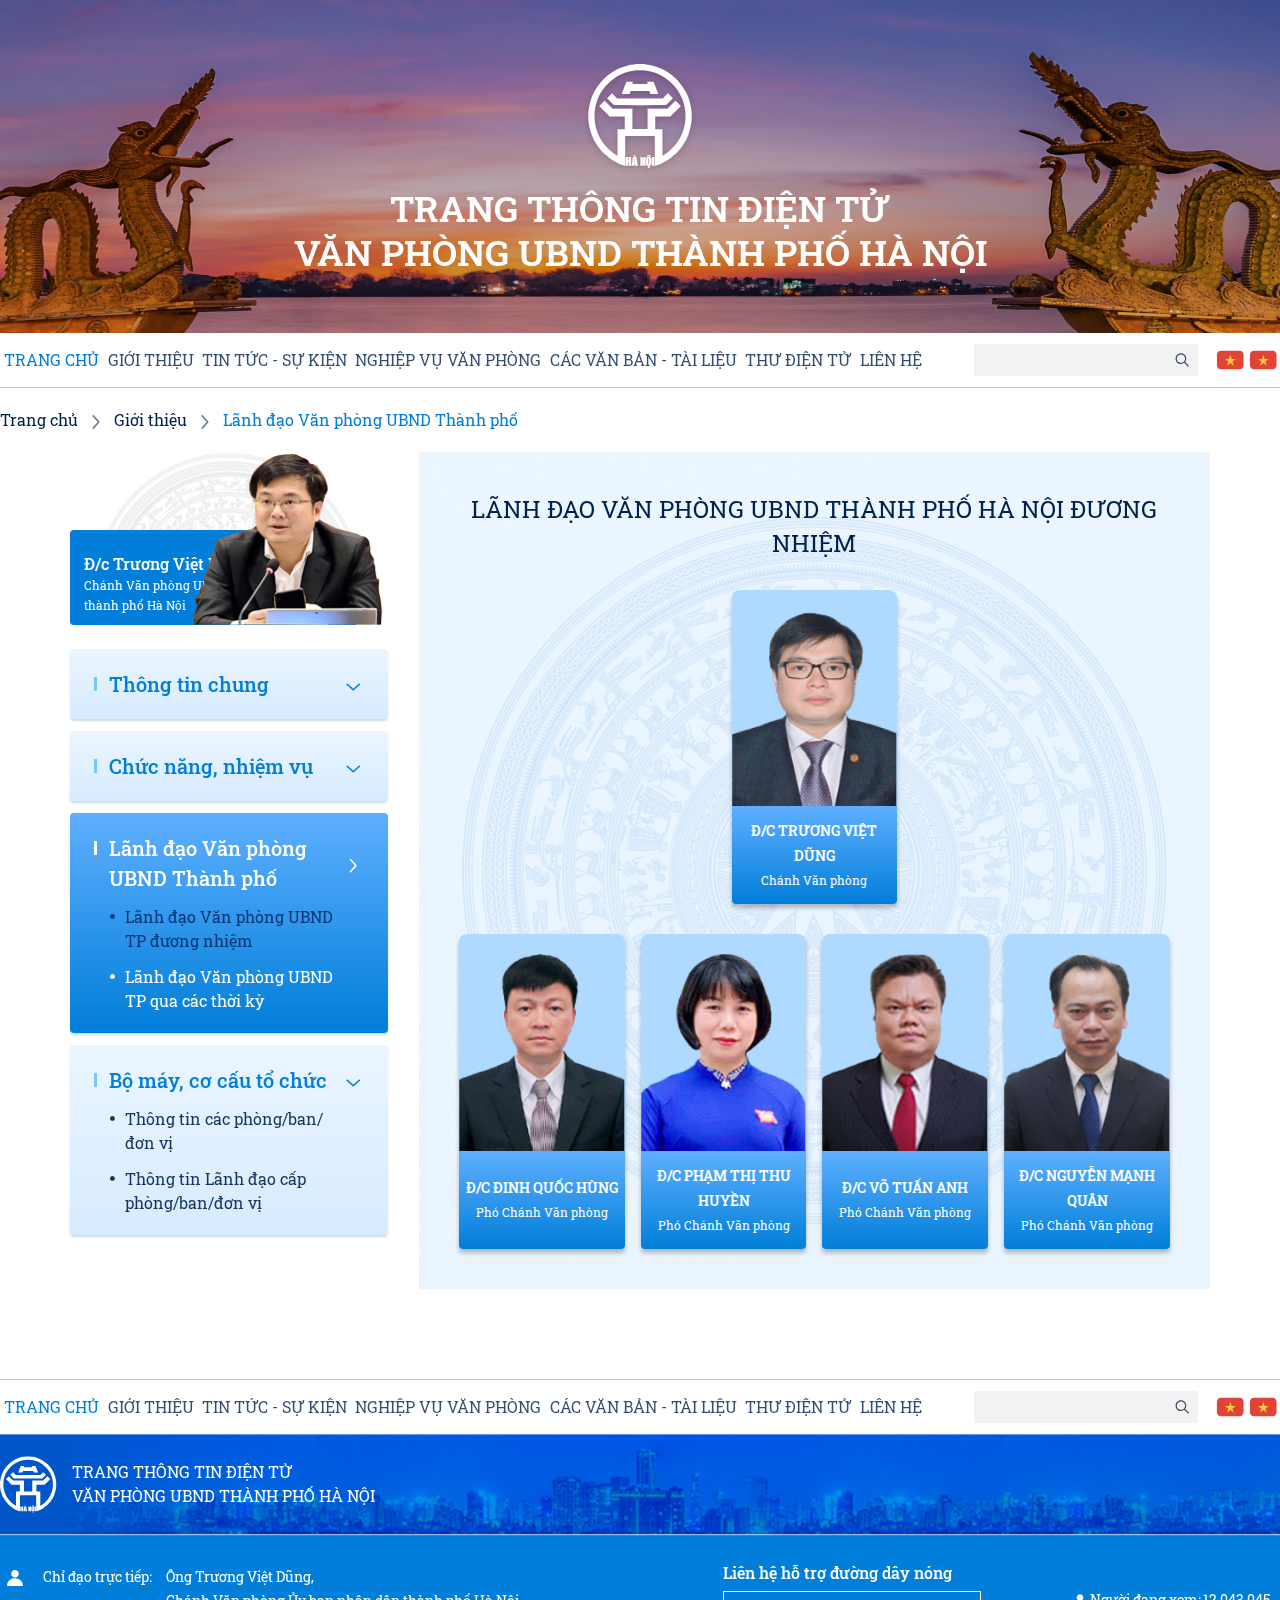
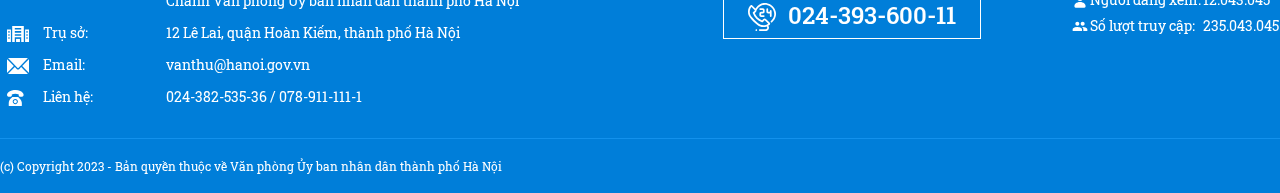
<file: 04-LanhDao.html>
<!DOCTYPE html>
<html>

<head>
  <title>Trang chủ</title>
  <meta charset="utf-8" />
  <meta name="MobileOptimized" content="device-width" />
  <meta content="width=device-width, initial-scale=1.0, maximum-scale=1.0, user-scalable=0" name="viewport" />
  <!--CSS-->
  <link rel="preconnect" href="https://fonts.googleapis.com" />
  <link rel="preconnect" href="https://fonts.gstatic.com" crossorigin />
  <link
    href="https://fonts.googleapis.com/css2?family=Inter:wght@100;200;300;400;500;600;700;800;900&family=Roboto+Slab:wght@100;200;300;400;500;600;700;800;900&display=swap"
    rel="stylesheet" />

  <link href="bootstrap/bootstrap.css" rel="stylesheet" />
  <link href="css/animate.css" rel="stylesheet" />
  <link href="css/font/fontawesome-all.css" rel="stylesheet" />
  <link href="js/Owl2/owl.carousel.css" rel="stylesheet" />
  <link href="css/style.css" rel="stylesheet" />
  <link href="css/css_rwd.css" rel="stylesheet" />
</head>

<body>
  <header style="--bg: url(../pic/bg_head.png)">
    <div class="wrp">
      <a href="/" class="logo" title="">
        <span class="icon">
          <svg width="116" height="116" viewBox="0 0 116 116" fill="none" xmlns="http://www.w3.org/2000/svg">
            <g filter="url(#filter0_d_656_4090)">
              <path
                d="M48.6071 4.84646C50.5798 4.62687 52.5207 4.19125 54.4934 4H61.4988C63.5458 4.20896 65.5646 4.6375 67.6046 4.88896C70.5017 5.61854 73.4554 6.21 76.2144 7.39291C78.3075 7.97728 80.1739 9.10353 82.1148 10.0456C84.5939 11.5083 87.0731 12.9321 89.3433 14.7241C91.8437 16.495 93.9474 18.7262 96.122 20.8902C100.028 25.3151 103.242 30.305 105.656 35.6908C106.322 37.7697 107.257 39.7637 107.732 41.9028C108.068 43.362 108.493 44.7964 108.794 46.2626C109.014 48.2318 109.453 50.1584 109.641 52.1488C109.641 54.8263 109.662 57.5003 109.641 60.1778C109.184 63.2555 108.826 66.3544 107.948 69.3471C107.452 71.7838 106.425 74.0398 105.653 76.388C103.241 81.7743 100.028 86.7643 96.122 91.1886C94.9958 92.303 93.8743 93.4245 92.7575 94.5531C88.2846 98.5059 83.2291 101.746 77.7691 104.158C76.1223 104.633 74.5817 105.447 72.8994 105.805C72.8569 95.8635 72.8994 85.9186 72.8781 75.9771C62.9615 75.9771 53.0448 75.9771 43.1282 75.9771C43.1069 85.9186 43.1459 95.86 43.1069 105.801C41.4211 105.447 39.884 104.633 38.2372 104.158C32.7772 101.746 27.7217 98.5059 23.2489 94.5531C21.6976 92.9133 19.9516 91.4471 18.581 89.6444C16.1301 86.8111 14.168 83.6236 12.3158 80.3759C11.4835 78.605 10.4245 76.9298 9.88618 75.035C9.26993 73.3669 8.59702 71.713 8.2216 69.9669C7.84619 68.2209 7.21223 66.4678 7.06348 64.6544C6.80848 63.082 6.52161 61.5165 6.35515 59.9334C6.35515 57.2559 6.3339 54.5784 6.35515 51.9045C6.81556 48.8303 7.17327 45.7278 8.0516 42.7351C8.53681 40.302 9.55681 38.0353 10.336 35.6943C12.7477 30.304 15.9623 25.3103 19.8701 20.8831C21.8251 18.9493 23.7022 16.9271 25.8909 15.2731C29.6414 12.3798 33.7171 9.93483 38.0353 7.98791C40.1142 7.32562 42.1082 6.38354 44.2474 5.90895C45.7065 5.5725 47.1444 5.1475 48.6071 4.84646ZM42.2959 13.0135C40.139 13.6191 38.2053 14.7525 36.2043 15.7371C34.4986 16.6562 32.8721 17.7152 31.3416 18.9033C28.6216 20.8016 26.3301 23.1993 24.0103 25.551C22.6468 27.1341 21.3718 28.7881 20.1145 30.4739C18.599 32.824 17.2613 35.284 16.1124 37.8335C15.7583 38.7047 15.5245 39.6291 15.1526 40.5003C13.6828 44.1341 13.1091 48.0334 12.5778 51.8939C12.5424 54.5678 12.5778 57.2453 12.5778 59.9228C13.0843 63.9992 13.7289 68.1182 15.3155 71.9326C16.378 75.2653 18.1205 78.3252 19.9445 81.2896C21.6587 83.6023 23.3551 85.9611 25.4589 87.9409C26.3336 88.7909 27.1624 89.6904 28.0584 90.5227C30.4526 92.4813 32.8326 94.5248 35.6199 95.9238C35.6199 87.0295 35.6199 78.1352 35.6199 69.2409C38.0353 69.2409 40.4472 69.2409 42.8626 69.2409C42.8626 65.0122 42.8626 60.7846 42.8626 56.5582C37.8015 56.537 32.737 56.5865 27.6759 56.537C24.2299 52.9953 20.6741 49.5705 17.228 46.0289C19.0662 44.3253 20.7697 42.4872 22.5866 40.7553C25.1826 43.4789 27.8991 46.0678 30.5234 48.7701C37.1428 48.8197 43.7551 48.7701 50.3744 48.7949C50.3744 55.5241 50.3744 62.2532 50.3744 68.9824C55.4626 68.9824 60.5532 68.9824 65.6461 68.9824C65.6461 62.2532 65.6461 55.5241 65.6461 48.7949C72.2654 48.7701 78.8777 48.8197 85.4793 48.7701C87.916 46.2626 90.4377 43.833 92.8708 41.3326C93.0833 41.1697 93.225 40.851 93.526 40.8333C95.2472 42.5545 96.9756 44.2757 98.6933 46.0005C98.6331 46.0997 98.5126 46.298 98.456 46.3972C95.0666 49.7653 91.6772 53.1263 88.3268 56.537C83.2623 56.5865 78.2012 56.537 73.1367 56.5618C73.1367 60.7881 73.1367 65.0145 73.1367 69.2409C75.5485 69.2409 77.9604 69.2409 80.3758 69.2409C80.3758 78.1352 80.3758 87.0295 80.3758 95.9238C81.7846 95.2184 83.1164 94.3686 84.3496 93.3879C86.445 91.8929 88.3923 90.2005 90.165 88.334C92.4174 86.2444 94.2556 83.7617 96.0654 81.2932C97.8893 78.3288 99.6389 75.2723 100.694 71.9361C102.263 68.1996 102.876 64.1622 103.418 60.1743C103.444 57.4141 103.444 54.6552 103.418 51.8974C103.032 49.2589 102.71 46.5849 101.983 44.0243C101.509 41.956 100.599 40.0293 99.9612 38.0035C98.7873 35.3872 97.4138 32.8652 95.8529 30.4597C94.1635 28.2072 92.4954 25.9087 90.4235 23.982C87.275 20.6574 83.6298 17.8414 79.6179 15.6343C77.7302 14.7241 75.9169 13.6333 73.8839 13.0702C69.9527 11.4127 65.7098 10.7044 61.4881 10.1979C59.0692 10.1979 56.6538 10.1767 54.2348 10.1979C50.1796 10.7469 46.089 11.3844 42.2853 12.9923L42.2959 13.0135Z"
                fill="white" />
              <path
                d="M44.4778 21.8675C46.6028 21.8427 48.7561 21.8675 50.8988 21.8675C50.704 22.5581 50.5446 23.2523 50.3392 23.9393H65.6534C65.4586 23.2523 65.2992 22.5581 65.0938 21.8675C67.2188 21.8675 69.3756 21.8675 71.5148 21.8675C73.1617 25.8979 74.681 29.9779 76.3031 34.0154C73.6292 34.0366 70.9552 34.0154 68.2813 34.0154C68.0611 32.9637 67.7808 31.9254 67.4419 30.9058C61.1448 30.9223 54.8478 30.9223 48.5507 30.9058C48.2117 31.9251 47.9326 32.9634 47.7149 34.0154C45.0374 34.0154 42.3634 34.0154 39.6895 34.0154C41.3115 29.9779 42.8274 25.8979 44.4778 21.8675Z"
                fill="white" />
              <path
                d="M29.571 33.686C29.7445 33.5514 29.9995 33.1158 30.2262 33.4345C31.8624 35.0991 33.5377 36.7318 35.1633 38.3928C50.3806 38.4212 65.5991 38.4212 80.8188 38.3928C82.4869 36.6787 84.1798 34.9928 85.8763 33.3105H86.0215C87.633 34.9185 89.2621 36.498 90.8311 38.152C88.5715 40.5143 86.195 42.7562 83.9248 45.122C66.6345 45.155 49.3441 45.155 32.0537 45.122C29.7835 42.7668 27.407 40.5178 25.1475 38.152C26.5641 36.6185 28.1189 35.1876 29.571 33.6683V33.686Z"
                fill="white" />
              <path
                d="M51.0723 95.127C51.6814 95.127 52.2871 95.127 52.8962 95.127C53.2893 95.6334 53.6506 96.1611 54.0189 96.6853C53.521 96.7067 53.0222 96.6854 52.5279 96.6215C51.9988 96.168 51.5116 95.6678 51.0723 95.127Z"
                fill="white" />
              <path
                d="M65.9927 95.18C66.6112 95.0702 67.2442 95.0702 67.8627 95.18C68.3935 95.6317 68.8809 96.1321 69.3183 96.6746C68.734 96.6746 68.1531 96.6746 67.5688 96.6746C67.5377 96.5276 67.4571 96.3958 67.3404 96.3012C67.2236 96.2065 67.078 96.1549 66.9277 96.1549C66.7775 96.1549 66.6318 96.2065 66.5151 96.3012C66.3984 96.3958 66.3178 96.5276 66.2867 96.6746C65.7023 96.6959 65.1179 96.7029 64.5371 96.6959C64.9755 96.1541 65.4628 95.6538 65.9927 95.2013V95.18Z"
                fill="white" />
              <path
                d="M43.6313 96.9297C44.4034 96.9297 45.1825 96.9297 45.9546 96.9297C45.9546 98.0489 45.9546 99.1716 45.9546 100.291H46.7232C46.7232 99.1716 46.7232 98.0489 46.7232 96.9297C47.4988 96.9297 48.2709 96.9297 49.0465 96.9297C49.0465 99.8622 49.0465 102.795 49.0465 105.727C48.2709 105.727 47.4988 105.727 46.7232 105.727C46.7232 104.516 46.7232 103.312 46.7232 102.104H45.9546C45.9546 103.312 45.9546 104.516 45.9546 105.727H43.6313C43.6242 102.802 43.6242 99.8693 43.6313 96.9297Z"
                fill="white" />
              <path
                d="M50.9235 96.9297C52.1028 96.9297 53.2751 96.9297 54.4651 96.9297C54.9008 99.8586 55.3293 102.795 55.8358 105.717C54.9645 105.717 54.0968 105.717 53.2291 105.717C53.2291 105.199 53.2291 104.679 53.2043 104.165H52.1949C52.1949 104.679 52.1949 105.199 52.1701 105.717C51.3024 105.717 50.4312 105.717 49.5635 105.717C50.0699 102.795 50.4985 99.8586 50.9341 96.9297M52.4287 100.826V102.639H52.9458V100.826H52.4287Z"
                fill="white" />
              <path
                d="M58.3887 96.929H60.1383C60.5243 97.8994 60.7333 98.9335 61.2008 99.8756C61.268 98.8946 61.2291 97.9135 61.2397 96.929C62.0118 96.929 62.7862 96.929 63.563 96.929C63.563 99.8614 63.563 102.794 63.563 105.726H61.5337C61.2008 104.852 61.1441 103.888 60.758 103.031C60.6837 103.927 60.7226 104.827 60.7155 105.726H58.3887C58.3887 102.794 58.3887 99.8591 58.3887 96.9219V96.929Z"
                fill="white" />
              <path
                d="M65.7239 97.0073C66.6553 96.8834 67.7639 96.7346 68.5572 97.3898C69.1203 97.8396 69.5984 98.5054 69.5347 99.2634V103.414C69.5878 104.477 68.6776 105.458 67.6753 105.716C66.8537 105.748 65.9257 105.908 65.1962 105.394C64.5622 104.941 64.0026 104.236 64.0735 103.414C64.0735 102.029 64.0735 100.648 64.0735 99.2634C64.0168 98.2398 64.8314 97.3757 65.7239 97.0073ZM66.4145 98.4913C66.4145 100.386 66.4145 102.288 66.4145 104.186H67.183C67.183 102.288 67.183 100.386 67.183 98.4913H66.4145Z"
                fill="white" />
              <path
                d="M70.0375 96.9297C70.8096 96.9297 71.5841 96.9297 72.3609 96.9297C72.3609 99.8622 72.3609 102.795 72.3609 105.727H70.0375C70.0305 102.802 70.0305 99.8693 70.0375 96.9297Z"
                fill="white" />
              <path d="M65.8945 106H67.7043V107.81H65.8945V106Z" fill="white" />
            </g>
            <defs>
              <filter id="filter0_d_656_4090" x="0.345703" y="0" width="115.304" height="115.81"
                filterUnits="userSpaceOnUse" color-interpolation-filters="sRGB">
                <feFlood flood-opacity="0" result="BackgroundImageFix" />
                <feColorMatrix in="SourceAlpha" type="matrix" values="0 0 0 0 0 0 0 0 0 0 0 0 0 0 0 0 0 0 127 0"
                  result="hardAlpha" />
                <feOffset dy="2" />
                <feGaussianBlur stdDeviation="3" />
                <feComposite in2="hardAlpha" operator="out" />
                <feColorMatrix type="matrix" values="0 0 0 0 0 0 0 0 0 0 0 0 0 0 0 0 0 0 0.15 0" />
                <feBlend mode="normal" in2="BackgroundImageFix" result="effect1_dropShadow_656_4090" />
                <feBlend mode="normal" in="SourceGraphic" in2="effect1_dropShadow_656_4090" result="shape" />
              </filter>
            </defs>
          </svg>
        </span>
        <span class="text">
          <span>TRANG THÔNG TIN ĐIỆN TỬ </span>
          <span>VĂN PHÒNG UBND THÀNH PHỐ HÀ NỘI </span>
        </span>
      </a>
    </div>
  </header>

  <div class="menu">
    <div class="wrp">
      <ul class="menuMain">
        <li class="active"><a href="">TRANG CHỦ</a></li>
        <li>
          <a href="">GIỚI THIỆU</a>
          <span class="openSub">
            <i class="far fa-angle-down"></i>
          </span>
          <ul>
            <li><a href="" title="">Thông tin chung </a></li>
            <li><a href="" title="">Chức năng nhiệm vụ</a></li>
            <li>
              <a href="" title="">Lãnh đạo Văn phòng UBND Thành phố</a>
              <ul>
                <li>
                  <a href="#" title="">Lãnh đạo Văn phòng UBND TP đương nhiệm</a>
                </li>
                <li>
                  <a href="#" title="">Lãnh đạo Văn phòng UBND TP qua các thời kỳ</a>
                </li>
              </ul>
            </li>
            <li><a href="" title="">Bộ máy, cơ cấu, tổ chức</a></li>
            <li>
              <a href="#" title="">Thông tin các phòng/ban/đơn vị</a>
            </li>
            <li>
              <a href="#" title="">
                Thông tin Lãnh đạo cấp phòng/ban/đơn vị</a>
            </li>
          </ul>
        </li>
        <li><a href="">TIN TỨC - SỰ KIỆN </a></li>
        <li><a href="">NGHIỆP VỤ VĂN PHÒNG </a></li>
        <li><a href="">CÁC VĂN BẢN - TÀI LIỆU </a></li>
        <li><a href="">THƯ ĐIỆN TỬ </a></li>
        <li><a href="">LIÊN HỆ </a></li>
      </ul>
      <div class="searchBox">
        <input type="search" title="" placeholder="" class="ips" />
        <a href="" title="" class="btnSearch">
          <svg width="17" height="16" viewBox="0 0 17 16" fill="none" xmlns="http://www.w3.org/2000/svg">
            <path fill-rule="evenodd" clip-rule="evenodd"
              d="M10.2789 10.8698C9.36306 11.6024 8.20131 12.0405 6.93724 12.0405C3.98045 12.0405 1.5835 9.64355 1.5835 6.68675C1.5835 3.72996 3.98045 1.33301 6.93724 1.33301C9.89403 1.33301 12.291 3.72996 12.291 6.68675C12.291 7.95086 11.8529 9.11264 11.1202 10.0285L14.9168 13.8251L14.0755 14.6664L10.2789 10.8698ZM2.77322 6.68675C2.77322 4.38703 4.63751 2.52273 6.93724 2.52273C9.23697 2.52273 11.1013 4.38703 11.1013 6.68675C11.1013 7.80829 10.6579 8.82626 9.93682 9.57495L9.82544 9.68633C9.07675 10.4074 8.05878 10.8508 6.93724 10.8508C4.63751 10.8508 2.77322 8.98648 2.77322 6.68675Z"
              fill="#00204D" fill-opacity="0.8" style="mix-blend-mode: multiply" />
          </svg>
        </a>
      </div>
      <ul class="language">
        <li class="active">
          <a href="#" title="">
            <svg xmlns="http://www.w3.org/2000/svg" width="33" height="32" viewBox="0 0 33 32" fill="none">
              <path
                d="M29.5832 20.667C29.5832 23.2443 28.1778 25.3337 25.4165 25.3337H7.08317C4.32192 25.3337 2.9165 23.2443 2.9165 20.667V11.3337C2.9165 8.75639 4.32192 6.66699 7.08317 6.66699H25.4165C28.1778 6.66699 29.5832 8.75639 29.5832 11.3337V20.667Z"
                fill="#E14337" />
              <path
                d="M21.8299 14.8751L17.6645 14.8814L16.3715 10.6672L15.0882 14.8814L10.9174 14.8751L14.2949 17.4405L12.9865 21.628L16.374 19.0276L19.7686 21.628L18.4574 17.4405L21.8299 14.8751Z"
                fill="#F9CB38" />
            </svg>
          </a>
        </li>
        <li>
          <a href="#" title="">
            <svg xmlns="http://www.w3.org/2000/svg" width="33" height="32" viewBox="0 0 33 32" fill="none">
              <path
                d="M29.5832 20.667C29.5832 23.2443 28.1778 25.3337 25.4165 25.3337H7.08317C4.32192 25.3337 2.9165 23.2443 2.9165 20.667V11.3337C2.9165 8.75639 4.32192 6.66699 7.08317 6.66699H25.4165C28.1778 6.66699 29.5832 8.75639 29.5832 11.3337V20.667Z"
                fill="#E14337" />
              <path
                d="M21.8299 14.8751L17.6645 14.8814L16.3715 10.6672L15.0882 14.8814L10.9174 14.8751L14.2949 17.4405L12.9865 21.628L16.374 19.0276L19.7686 21.628L18.4574 17.4405L21.8299 14.8751Z"
                fill="#F9CB38" />
            </svg>
          </a>
        </li>
      </ul>
      <a href="javascript://" class="openList">
        <hr />
        <hr />
        <hr />
      </a>
      <div id="overlay"></div>
    </div>
  </div>
  <div id="pathway">
    <div class="wrp">
      <ul>
        <li><a href="" title="">Trang chủ</a></li>
        <li>
          <svg xmlns="http://www.w3.org/2000/svg" width="20" height="20" viewBox="0 0 20 20" fill="none">
            <path
              d="M7.76928 3.37007C7.46976 3.04331 6.97599 3.04331 6.67646 3.37007C6.38649 3.6864 6.38649 4.19239 6.67646 4.50872L11.7101 10L6.67646 15.4913C6.38649 15.8076 6.38649 16.3136 6.67646 16.6299C6.97599 16.9567 7.46976 16.9567 7.76928 16.6299L13.3248 10.5693C13.6148 10.253 13.6148 9.74701 13.3248 9.43067L7.76928 3.37007Z"
              fill="#00204D" fill-opacity="0.6" style="mix-blend-mode: multiply" />
          </svg>
        </li>
        <li><a href="" title="">Giới thiệu</a></li>
        <li>
          <svg xmlns="http://www.w3.org/2000/svg" width="20" height="20" viewBox="0 0 20 20" fill="none">
            <path
              d="M7.76928 3.37007C7.46976 3.04331 6.97599 3.04331 6.67646 3.37007C6.38649 3.6864 6.38649 4.19239 6.67646 4.50872L11.7101 10L6.67646 15.4913C6.38649 15.8076 6.38649 16.3136 6.67646 16.6299C6.97599 16.9567 7.46976 16.9567 7.76928 16.6299L13.3248 10.5693C13.6148 10.253 13.6148 9.74701 13.3248 9.43067L7.76928 3.37007Z"
              fill="#00204D" fill-opacity="0.6" style="mix-blend-mode: multiply" />
          </svg>
        </li>
        <li class="active">
          <a href="" title="">Lãnh đạo Văn phòng UBND Thành phố</a>
        </li>
      </ul>
    </div>
  </div>
  <div id="container" class="inside">
    <div class="wrp">
      <div class="container">
        <div id="leader">
          <div class="leader_left">
            <div class="head">
              <div class="info">
                <img src="./pic/p_head.png" alt="" loading="lazy" />
                <div class="content">
                  <p class="name">Đ/c Trương Việt Dũng</p>
                  <p>
                    Chánh Văn phòng UBND <br />
                    thành phố Hà Nội
                  </p>
                </div>
              </div>
            </div>
            <div class="cb"></div>
            <div class="cateRight">
              <ul>
                <li>
                  <a href="" title="">
                    <span>Thông tin chung</span>
                    <span class="down">
                      <svg xmlns="http://www.w3.org/2000/svg" width="21" height="20" viewBox="0 0 21 20" fill="none">
                        <path
                          d="M4.75872 6.67549C4.44239 6.38552 3.9364 6.38552 3.62007 6.67549C3.29331 6.97501 3.29331 7.46878 3.62007 7.76831L9.68068 13.3239C9.99701 13.6138 10.503 13.6138 10.8193 13.3239L16.8799 7.76831C17.2067 7.46878 17.2067 6.97501 16.8799 6.67549C16.5636 6.38552 16.0576 6.38552 15.7413 6.67549L10.25 11.7092L4.75872 6.67549Z"
                          fill="#007ED9" />
                      </svg>
                    </span>
                  </a>
                </li>
                <li>
                  <a href="" title="">
                    <span>Chức năng, nhiệm vụ</span>
                    <span class="down">
                      <svg xmlns="http://www.w3.org/2000/svg" width="21" height="20" viewBox="0 0 21 20" fill="none">
                        <path
                          d="M4.75872 6.67549C4.44239 6.38552 3.9364 6.38552 3.62007 6.67549C3.29331 6.97501 3.29331 7.46878 3.62007 7.76831L9.68068 13.3239C9.99701 13.6138 10.503 13.6138 10.8193 13.3239L16.8799 7.76831C17.2067 7.46878 17.2067 6.97501 16.8799 6.67549C16.5636 6.38552 16.0576 6.38552 15.7413 6.67549L10.25 11.7092L4.75872 6.67549Z"
                          fill="#007ED9" />
                      </svg>
                    </span>
                  </a>
                </li>
                <li class="active">
                  <a href="" title="">
                    <span>Lãnh đạo Văn phòng UBND Thành phố</span>
                    <span class="down">
                      <!--Lưu ý active thì đổi lại icon dưới-->
                      <svg xmlns="http://www.w3.org/2000/svg" width="21" height="21" viewBox="0 0 21 21" fill="none">
                        <path
                          d="M6.92549 16.0909C6.63552 16.4072 6.63552 16.9132 6.92549 17.2295C7.22501 17.5563 7.71878 17.5563 8.01831 17.2295L13.5739 11.1689C13.8638 10.8526 13.8638 10.3466 13.5739 10.0303L8.01831 3.96968C7.71878 3.64292 7.22501 3.64292 6.92549 3.96968C6.63551 4.28601 6.63551 4.792 6.92549 5.10833L11.9592 10.5996L6.92549 16.0909Z"
                          fill="white" />
                      </svg>
                    </span>
                  </a>
                  <ul>
                    <li>
                      <a href="" title="" class="active">Lãnh đạo Văn phòng UBND TP đương nhiệm
                      </a>
                    </li>
                    <li>
                      <a href="" title="">Lãnh đạo Văn phòng UBND TP qua các thời kỳ</a>
                    </li>
                  </ul>
                </li>
                <li>
                  <a href="" title="">
                    <span>Bộ máy, cơ cấu tổ chức</span>
                    <span class="down">
                      <svg xmlns="http://www.w3.org/2000/svg" width="21" height="20" viewBox="0 0 21 20" fill="none">
                        <path
                          d="M4.75872 6.67549C4.44239 6.38552 3.9364 6.38552 3.62007 6.67549C3.29331 6.97501 3.29331 7.46878 3.62007 7.76831L9.68068 13.3239C9.99701 13.6138 10.503 13.6138 10.8193 13.3239L16.8799 7.76831C17.2067 7.46878 17.2067 6.97501 16.8799 6.67549C16.5636 6.38552 16.0576 6.38552 15.7413 6.67549L10.25 11.7092L4.75872 6.67549Z"
                          fill="#007ED9" />
                      </svg>
                    </span>
                  </a>
                  <ul>
                    <li>
                      <a href="" title="">Thông tin các phòng/ban/đơn vị </a>
                    </li>
                    <li>
                      <a href="" title="">Thông tin Lãnh đạo cấp phòng/ban/đơn vị</a>
                    </li>
                  </ul>
                </li>
              </ul>
            </div>
          </div>
          <div class="leader_right">
            <h1 class="title">
              Lãnh đạo Văn phòng UBND thành phố Hà Nội đương nhiệm
            </h1>
            <div class="group">
              <div class="bound">
                <div class="item">
                  <div class="image">
                    <img src="./pic/ld_1.png" alt="" loading="lazy" />
                  </div>
                  <div class="info">
                    <h2 class="name">Đ/c Trương Việt Dũng</h2>
                    <h3 class="position">Chánh Văn phòng</h3>
                  </div>
                </div>
              </div>
              <div class="bound">
                <div class="item">
                  <div class="image">
                    <img src="./pic/ld_2.png" alt="" loading="lazy" />
                  </div>
                  <div class="info">
                    <h2 class="name">Đ/c Đinh Quốc Hùng</h2>
                    <h3 class="position">Phó Chánh Văn phòng</h3>
                  </div>
                </div>
                <div class="item">
                  <div class="image">
                    <img src="./pic/ld_3.png" alt="" loading="lazy" />
                  </div>
                  <div class="info">
                    <h2 class="name">Đ/c Phạm Thị Thu Huyền</h2>
                    <h3 class="position">Phó Chánh Văn phòng</h3>
                  </div>
                </div>
                <div class="item">
                  <div class="image">
                    <img src="./pic/ld_4.png" alt="" loading="lazy" />
                  </div>
                  <div class="info">
                    <h2 class="name">Đ/c Võ Tuấn Anh</h2>
                    <h3 class="position">Phó Chánh Văn phòng</h3>
                  </div>
                </div>
                <div class="item">
                  <div class="image">
                    <img src="./pic/ld_5.png" alt="" loading="lazy" />
                  </div>
                  <div class="info">
                    <h2 class="name">Đ/c Nguyễn Mạnh Quân</h2>
                    <h3 class="position">Phó Chánh Văn phòng</h3>
                  </div>
                </div>
              </div>
            </div>
          </div>
        </div>
      </div>
    </div>
  </div>
  <div class="menu menuFoot">
    <div class="wrp">
      <ul class="menuMain">
        <li class="active"><a href="">TRANG CHỦ</a></li>
        <li>
          <a href="">GIỚI THIỆU</a>
          <ul>
            <li><a href="" title="">Thông tin chung </a></li>
            <li><a href="" title="">Chức năng nhiệm vụ</a></li>
            <li>
              <a href="" title="">Lãnh đạo Văn phòng UBND Thành phố</a>
              <ul>
                <li>
                  <a href="#" title="">Lãnh đạo Văn phòng UBND TP đương nhiệm</a>
                </li>
                <li>
                  <a href="#" title="">Lãnh đạo Văn phòng UBND TP qua các thời kỳ</a>
                </li>
              </ul>
            </li>
            <li><a href="" title="">Bộ máy, cơ cấu, tổ chức</a></li>
            <li>
              <a href="#" title="">Thông tin các phòng/ban/đơn vị</a>
            </li>
            <li>
              <a href="#" title="">
                Thông tin Lãnh đạo cấp phòng/ban/đơn vị</a>
            </li>
          </ul>
        </li>
        <li><a href="">TIN TỨC - SỰ KIỆN </a></li>
        <li><a href="">NGHIỆP VỤ VĂN PHÒNG </a></li>
        <li><a href="">CÁC VĂN BẢN - TÀI LIỆU </a></li>
        <li><a href="">THƯ ĐIỆN TỬ </a></li>
        <li><a href="">LIÊN HỆ </a></li>
      </ul>
      <div class="searchBox">
        <input type="search" title="" placeholder="" class="ips" />
        <a href="" title="" class="btnSearch">
          <svg width="17" height="16" viewBox="0 0 17 16" fill="none" xmlns="http://www.w3.org/2000/svg">
            <path fill-rule="evenodd" clip-rule="evenodd"
              d="M10.2789 10.8698C9.36306 11.6024 8.20131 12.0405 6.93724 12.0405C3.98045 12.0405 1.5835 9.64355 1.5835 6.68675C1.5835 3.72996 3.98045 1.33301 6.93724 1.33301C9.89403 1.33301 12.291 3.72996 12.291 6.68675C12.291 7.95086 11.8529 9.11264 11.1202 10.0285L14.9168 13.8251L14.0755 14.6664L10.2789 10.8698ZM2.77322 6.68675C2.77322 4.38703 4.63751 2.52273 6.93724 2.52273C9.23697 2.52273 11.1013 4.38703 11.1013 6.68675C11.1013 7.80829 10.6579 8.82626 9.93682 9.57495L9.82544 9.68633C9.07675 10.4074 8.05878 10.8508 6.93724 10.8508C4.63751 10.8508 2.77322 8.98648 2.77322 6.68675Z"
              fill="#00204D" fill-opacity="0.8" style="mix-blend-mode: multiply" />
          </svg>
        </a>
      </div>
      <ul class="language">
        <li class="active">
          <a href="#" title="">
            <svg xmlns="http://www.w3.org/2000/svg" width="33" height="32" viewBox="0 0 33 32" fill="none">
              <path
                d="M29.5832 20.667C29.5832 23.2443 28.1778 25.3337 25.4165 25.3337H7.08317C4.32192 25.3337 2.9165 23.2443 2.9165 20.667V11.3337C2.9165 8.75639 4.32192 6.66699 7.08317 6.66699H25.4165C28.1778 6.66699 29.5832 8.75639 29.5832 11.3337V20.667Z"
                fill="#E14337" />
              <path
                d="M21.8299 14.8751L17.6645 14.8814L16.3715 10.6672L15.0882 14.8814L10.9174 14.8751L14.2949 17.4405L12.9865 21.628L16.374 19.0276L19.7686 21.628L18.4574 17.4405L21.8299 14.8751Z"
                fill="#F9CB38" />
            </svg>
          </a>
        </li>
        <li>
          <a href="#" title="">
            <svg xmlns="http://www.w3.org/2000/svg" width="33" height="32" viewBox="0 0 33 32" fill="none">
              <path
                d="M29.5832 20.667C29.5832 23.2443 28.1778 25.3337 25.4165 25.3337H7.08317C4.32192 25.3337 2.9165 23.2443 2.9165 20.667V11.3337C2.9165 8.75639 4.32192 6.66699 7.08317 6.66699H25.4165C28.1778 6.66699 29.5832 8.75639 29.5832 11.3337V20.667Z"
                fill="#E14337" />
              <path
                d="M21.8299 14.8751L17.6645 14.8814L16.3715 10.6672L15.0882 14.8814L10.9174 14.8751L14.2949 17.4405L12.9865 21.628L16.374 19.0276L19.7686 21.628L18.4574 17.4405L21.8299 14.8751Z"
                fill="#F9CB38" />
            </svg>
          </a>
        </li>
      </ul>
    </div>
  </div>
  <div id="bannerFoot" style="--bg: url(../pic/bg_foot.png)">
    <div class="wrp">
      <div class="logo">
        <span class="image">
          <svg xmlns="http://www.w3.org/2000/svg" width="57" height="57" viewBox="0 0 57 57" fill="none">
            <path
              d="M23.0432 0.834704C24.0978 0.709331 25.1525 0.479478 26.2071 0.375H30.0248C31.1427 0.489925 32.2395 0.719767 33.3468 0.855588C34.9453 1.17868 36.5148 1.62941 38.0399 2.20336C39.1365 2.58355 40.1955 3.06267 41.2037 3.6347C42.5728 4.38175 43.8873 5.22313 45.1374 6.15261C46.4645 7.15753 47.7029 8.2725 48.8391 9.48545C50.9622 11.8739 52.7113 14.5646 54.0278 17.4676C54.3864 18.5855 54.8926 19.6616 55.1563 20.8213C55.3356 21.6049 55.5676 22.378 55.7363 23.172C55.8523 24.2168 56.0949 25.2616 56.2003 26.3064C56.2003 27.7481 56.2003 29.1899 56.2003 30.6317C56.0082 32.2985 55.6981 33.9498 55.2723 35.5735C54.9407 36.8652 54.5287 38.1353 54.0384 39.3765C52.722 42.282 50.969 44.9732 48.8391 47.3586L47.0146 49.1765C44.5802 51.3221 41.8271 53.084 38.8519 54.4004C37.9555 54.6511 37.1223 55.0899 36.1943 55.2884C36.1943 49.9183 36.1943 44.5586 36.1943 39.1989H20.027C20.027 44.5586 20.027 49.9183 20.027 55.2884C19.1095 55.0899 18.2658 54.6511 17.3694 54.4004C14.3956 53.0814 11.643 51.3198 9.20668 49.1765C8.31409 48.3394 7.46575 47.4571 6.66506 46.5332C5.37205 44.9758 4.23144 43.3001 3.25864 41.5287C2.73618 40.607 2.29511 39.6422 1.94037 38.6452C1.57037 37.7597 1.26723 36.8482 1.03342 35.9183C0.760126 34.9751 0.548754 34.0154 0.400642 33.0452C0.263542 32.1989 0.105365 31.3526 0.0209961 30.4959C0.0209961 29.0541 0.0209961 27.6123 0.0209961 26.1705C0.21405 24.5005 0.524125 22.8457 0.94903 21.2183C1.28091 19.9289 1.69662 18.662 2.1935 17.4258C3.50217 14.5185 5.25195 11.8267 7.38219 9.44365C8.40534 8.36166 9.50113 7.34941 10.6621 6.4138C12.7068 4.85748 14.9256 3.53938 17.2745 2.48547C18.3797 2.05668 19.506 1.68355 20.6493 1.36755C21.4508 1.17949 22.2312 0.94962 23.0221 0.792904M19.5946 5.20186C18.4429 5.58361 17.3304 6.07342 16.2726 6.66457C15.3477 7.16453 14.4628 7.73383 13.6255 8.36753C12.1912 9.44541 10.8571 10.6482 9.63908 11.9616C8.8903 12.8183 8.2048 13.7063 7.52985 14.6153C6.69818 15.8817 5.96485 17.2089 5.33623 18.5854C5.13586 19.0556 5.0093 19.5571 4.80893 20.0272C4.08378 22.0088 3.61256 24.0727 3.4063 26.1705C3.4063 27.6123 3.4063 29.0541 3.4063 30.4959C3.61156 32.7116 4.1152 34.8902 4.90384 36.9735C5.52716 38.7537 6.37399 40.449 7.42438 42.0198C8.31138 43.3047 9.31382 44.5077 10.4195 45.6138C10.8941 46.0735 11.3475 46.5541 11.8327 47.0034C13.0951 48.1218 14.478 49.0993 15.9562 49.9183V35.563H19.8794V28.7198C17.1268 28.7198 14.3637 28.7198 11.6112 28.7198C9.73399 26.8183 7.7935 24.9586 5.91629 23.0571C6.91817 22.1377 7.84622 21.1347 8.83756 20.2049C10.2507 21.678 11.7378 23.078 13.1615 24.5302C16.7683 24.5302 20.3645 24.5302 23.9713 24.5302C23.9713 28.166 23.9713 31.8436 23.9713 35.4272H32.2817C32.2817 31.7914 32.2817 28.166 32.2817 24.5302C35.8779 24.5302 39.4847 24.5302 43.0809 24.5302C44.4097 23.1825 45.7807 21.866 47.1096 20.5183C47.2256 20.4347 47.3099 20.2571 47.4681 20.2467L50.2839 23.0362C50.2321 23.1054 50.1863 23.1788 50.1468 23.2556C48.3013 25.0735 46.4557 26.881 44.6312 28.7198C41.8787 28.7198 39.1261 28.7198 36.363 28.7198V35.563H40.3073C40.3073 40.369 40.3073 45.1646 40.3073 49.9601C41.0733 49.5783 41.7977 49.1197 42.4692 48.5914C43.6075 47.7824 44.6667 46.8694 45.6331 45.8645C46.823 44.6993 47.8999 43.4261 48.8497 42.0616C49.8918 40.4861 50.738 38.7918 51.3702 37.0153C52.1405 34.9746 52.637 32.8424 52.8467 30.6735C52.8467 29.1899 52.8467 27.6959 52.8467 26.2123C52.6763 24.7802 52.4157 23.36 52.0662 21.9601C51.8131 20.8526 51.3174 19.8078 51.0116 18.7213C50.369 17.3135 49.6217 15.9551 48.7758 14.6571C47.8928 13.4071 46.9012 12.236 45.8124 11.1571C44.0961 9.36539 42.1112 7.84656 39.9276 6.65411C38.918 6.09905 37.8589 5.63739 36.7638 5.275C34.6019 4.44856 32.3333 3.92801 30.0248 3.72872H26.07C23.8468 3.9491 21.6625 4.45846 19.5735 5.24366L19.5946 5.20186Z"
              fill="white" />
            <path
              d="M20.7651 10.0181C21.9357 10.0181 23.0958 10.0181 24.2664 10.0181L23.9605 11.136H32.292C32.1865 10.7599 32.1022 10.3942 31.9967 10.0181C33.1568 10.0181 34.3274 10.0181 35.4875 10.0181C36.3839 12.1912 37.217 14.3852 38.0924 16.5688H33.7263C33.6074 16 33.456 15.4385 33.2728 14.8867H22.9798C22.7965 15.4385 22.6451 16 22.5263 16.5688H18.1602C19.046 14.3852 19.8686 12.1912 20.7651 10.0181Z"
              fill="white" />
            <path
              d="M12.6553 16.3913C12.7502 16.3182 12.8873 16.0779 13.0139 16.2555C13.8998 17.154 14.8173 18.0316 15.7032 18.9406H40.5604C41.4674 18.0107 42.3849 17.1017 43.313 16.1928H43.3868C44.2727 17.06 45.1586 17.9167 46.0128 18.8047C44.7789 20.0794 43.4817 21.3017 42.2478 22.5659C32.8266 22.5659 23.4124 22.5659 14.0052 22.5659C12.7713 21.3017 11.4741 20.0794 10.2402 18.8047C11.0312 17.9794 11.8644 17.2062 12.6553 16.3913Z"
              fill="white" />
            <path
              d="M24.3613 49.5317H25.3527C25.5636 49.8034 25.764 50.0855 25.9643 50.3675C25.6943 50.3938 25.4223 50.3938 25.1523 50.3675C24.861 50.1159 24.596 49.8359 24.3613 49.5317Z"
              fill="white" />
            <path
              d="M32.5349 49.5633C32.8831 49.4952 33.2413 49.4952 33.5895 49.5633C33.8826 49.8049 34.151 50.0743 34.391 50.3677H33.4313C33.412 50.2907 33.3673 50.2224 33.3042 50.1735C33.2412 50.1246 33.1634 50.0981 33.0833 50.0981C33.0032 50.0981 32.9254 50.1246 32.8624 50.1735C32.7993 50.2224 32.7546 50.2907 32.7353 50.3677H31.7861C32.0224 50.0745 32.2874 49.805 32.5771 49.5633H32.5349Z"
              fill="white" />
            <path
              d="M20.3013 50.5034H21.5668C21.5668 51.1094 21.5668 51.7154 21.5668 52.3214H21.9887C21.9887 51.7154 21.9887 51.1094 21.9887 50.5034H23.2542V55.2572H21.9887C21.9887 54.599 21.9887 53.9512 21.9887 53.3035H21.5773C21.5773 53.9512 21.5773 54.599 21.5773 55.2572H20.3118L20.3013 50.5034Z"
              fill="white" />
            <path
              d="M24.2772 50.5137H26.2072C26.4497 52.0913 26.6817 53.648 26.9559 55.2465H25.5322C25.5322 54.9644 25.5322 54.6824 25.5322 54.4107H24.9838C24.9838 54.6824 24.9838 54.9644 24.9838 55.2465H23.5601C23.8343 53.6689 24.0663 52.1122 24.3089 50.5137M25.1315 52.6032V53.5331H25.4162C25.4162 53.2092 25.4162 52.8853 25.4162 52.5615L25.1315 52.6032Z"
              fill="white" />
            <path
              d="M28.3164 50.5034H29.2761C29.487 51.0363 29.5925 51.5482 29.8456 52.102C29.8456 51.5691 29.8456 51.0571 29.8456 50.5034H31.1111C31.1111 52.0915 31.1111 53.6378 31.1111 55.2572H30.0565C29.8667 54.7766 29.835 54.2646 29.6241 53.8049C29.6241 54.2855 29.6241 54.7662 29.6241 55.2572H28.3164V50.5034Z"
              fill="white" />
            <path
              d="M32.3346 50.5452C32.5921 50.4742 32.8615 50.4562 33.1262 50.4921C33.391 50.528 33.6456 50.6172 33.8743 50.7541C34.0439 50.8702 34.1812 51.0267 34.2734 51.2094C34.3656 51.392 34.4097 51.5948 34.4016 51.7989V54.0451C34.3897 54.3388 34.2796 54.6203 34.0888 54.8453C33.8979 55.0703 33.637 55.2262 33.347 55.2884C32.893 55.3763 32.4224 55.3139 32.0077 55.1108C31.8238 55.0033 31.671 54.8507 31.5638 54.6677C31.4567 54.4847 31.3989 54.2775 31.396 54.066V51.7571C31.4057 51.4893 31.4963 51.2307 31.6561 51.0146C31.816 50.7985 32.0376 50.635 32.2924 50.5452M32.6721 51.3496C32.6721 52.3944 32.6721 53.4391 32.6721 54.4212H33.0834C33.0834 53.3765 33.0834 52.3317 33.0834 51.3496H32.6721Z"
              fill="white" />
            <path d="M34.644 50.5034H35.9096V55.2572H34.644C34.644 53.6691 34.644 52.0915 34.644 50.5034Z"
              fill="white" />
            <path d="M32.4292 55.3931H33.41V56.3751H32.4292V55.3931Z" fill="white" />
          </svg>
        </span>
        <span class="text">
          <span>TRANG THÔNG TIN ĐIỆN TỬ </span>
          <span>VĂN PHÒNG UBND THÀNH PHỐ HÀ NỘI</span>
        </span>
      </div>
    </div>
  </div>
  <footer>
    <div class="wrp">
      <div class="left">
        <table>
          <tr>
            <td>
              <svg xmlns="http://www.w3.org/2000/svg" width="16" height="16" viewBox="0 0 16 16" fill="none">
                <path
                  d="M15.9139 14.4345C15.5989 12.5802 14.7052 11.0583 13.2239 9.89556C12.0998 9.01311 10.8198 8.49996 9.38998 8.40717C8.71066 8.3632 8.02725 8.37773 7.3457 8.36991C6.50249 8.36266 5.66402 8.49681 4.86521 8.76679C2.03685 9.70551 0.0149478 12.484 3.42587e-05 15.4657C-0.00220277 15.8864 0.104429 15.9945 0.522008 15.9945H15.5157C15.8543 15.9945 16.0131 15.8454 16.0004 15.5078C15.9844 15.1489 15.9739 14.7871 15.9139 14.4345Z"
                  fill="white" />
                <path
                  d="M7.99037 7.61768C8.74474 7.61937 9.48267 7.39739 10.1108 6.97982C10.7389 6.56225 11.229 5.96786 11.5191 5.27182C11.8092 4.57579 11.8862 3.8094 11.7405 3.06961C11.5947 2.32981 11.2326 1.64985 10.7002 1.11575C10.1677 0.581649 9.48866 0.217403 8.74902 0.0690917C8.00938 -0.0792196 7.24235 -0.00493181 6.54496 0.282557C5.84757 0.570046 5.25116 1.05782 4.83118 1.68417C4.41119 2.31052 4.18651 3.0473 4.18555 3.8013C4.18555 5.8975 5.89538 7.61395 7.99037 7.61768Z"
                  fill="white" />
              </svg>
            </td>
            <td>Chỉ đạo trực tiếp:</td>
            <td>
              <p>Ông Trương Việt Dũng,</p>
              <p>Chánh Văn phòng Ủy ban nhân dân thành phố Hà Nội</p>
            </td>
          </tr>
          <tr>
            <td>
              <svg xmlns="http://www.w3.org/2000/svg" width="22" height="16" viewBox="0 0 22 16" fill="none">
                <g clip-path="url(#clip0_656_3124)">
                  <path
                    d="M5.19922 -0.00537109V15.9946H7.77722V11.3412H14.2227V15.9946H16.802V-0.00537109H5.19922ZM14.2063 9.75109H7.78669V8.22439H14.2063V9.75109ZM14.2136 6.64258H7.79358V5.11588H14.2136V6.64258ZM14.2136 3.52939H7.79358V2.00268H14.2136V3.52939Z"
                    fill="white" />
                  <path
                    d="M0 3.51953V15.9952H3.91006V3.51953H0ZM1.34583 5.1133H2.61072V6.6452H1.34583V5.1133ZM1.33894 8.22701H2.61029V9.74852H1.33894V8.22701ZM2.61116 12.8627H1.3398V11.3381H2.61116V12.8627Z"
                    fill="white" />
                  <path
                    d="M18.0898 3.54102V15.9964H22.0003V3.54102H18.0898ZM20.6549 12.8697H19.3887V11.3435H20.6549V12.8697ZM19.3905 9.76012V8.23393H20.6532V9.76012H19.3905ZM20.6584 6.63809H19.3853V5.11451H20.6567L20.6584 6.63809Z"
                    fill="white" />
                  <path d="M9.06641 12.9004V15.9949H12.9338V12.9004H9.06641Z" fill="white" />
                </g>
                <defs>
                  <clipPath id="clip0_656_3124">
                    <rect width="22" height="16" fill="white" transform="translate(0 -0.00537109)" />
                  </clipPath>
                </defs>
              </svg>
            </td>
            <td>Trụ sở:</td>
            <td>
              <a href="" title="">12 Lê Lai, quận Hoàn Kiếm, thành phố Hà Nội</a>
            </td>
          </tr>
          <tr>
            <td>
              <svg xmlns="http://www.w3.org/2000/svg" width="22" height="16" viewBox="0 0 22 16" fill="none">
                <path
                  d="M21.8295 1.19385L15.1875 7.99798L21.8278 14.8106C21.8799 14.6584 21.9406 14.4799 22 14.3019V1.68654L21.8295 1.19385Z"
                  fill="white" />
                <path
                  d="M10.3977 9.80413C10.7903 10.2114 11.2157 10.2083 11.6139 9.79523C14.6522 6.64567 17.6902 3.49581 20.7281 0.345649C20.7712 0.301143 20.8142 0.249957 20.915 0.136466C20.5736 0.0852835 20.2898 0.00561718 20.0057 0.0029468C16.3604 -0.00565776 12.7161 -0.00758658 9.07288 -0.00283924C6.71006 -0.00283924 4.34723 -0.00684459 1.98484 0.0029468C1.70671 0.0029468 1.42858 0.0803902 1.15088 0.122226C1.15088 0.151155 1.15088 0.180084 1.15088 0.211239C1.19006 0.25352 1.22795 0.297136 1.26799 0.338526L10.3977 9.80413Z"
                  fill="white" />
                <path
                  d="M14.0703 9.12393C13.4994 9.71631 12.9414 10.3234 12.3507 10.8944C11.5964 11.6238 10.4159 11.619 9.65511 10.8975C9.2702 10.5326 8.91242 10.1373 8.54216 9.75592C8.27996 9.48621 8.01732 9.21695 7.79129 8.98418L1.14111 15.8039C1.42872 15.9463 1.7189 15.9908 2.0233 15.9908C8.00929 15.9887 13.9951 15.9887 19.9808 15.9908C20.0593 15.997 20.1382 15.9954 20.2163 15.9859C20.4316 15.9414 20.6469 15.8862 20.9018 15.8252C18.6453 13.5109 16.437 11.2442 14.2077 8.95703C14.1646 9.01502 14.1188 9.07072 14.0703 9.12393Z"
                  fill="white" />
                <path
                  d="M0.186046 1.16455C0.0623478 1.43008 -0.00125743 1.72124 5.08626e-05 2.01596C0.00263412 5.0142 0.00263412 8.01245 5.08626e-05 11.0107C5.08626e-05 12.0174 5.08626e-05 13.0242 5.08626e-05 14.0309C-0.00205996 14.304 0.06156 14.5733 0.185184 14.8147L6.83923 7.99138L0.186046 1.16455Z"
                  fill="white" />
              </svg>
            </td>
            <td>Email:</td>
            <td>
              <a href="mailto:vanthu@hanoi.gov.vn" title="">vanthu@hanoi.gov.vn</a>
            </td>
          </tr>
          <tr>
            <td>
              <svg xmlns="http://www.w3.org/2000/svg" width="17" height="16" viewBox="0 0 17 16" fill="none">
                <path
                  d="M16.5595 4.53564C16.4861 3.95132 16.2332 3.44621 15.8755 2.98914C15.1857 2.10876 14.2777 1.51405 13.2746 1.06315C11.2217 0.140572 9.07272 -0.180477 6.83607 0.0840903C5.44863 0.248349 4.12288 0.619061 2.8799 1.26181C2.02906 1.702 1.25451 2.24737 0.672462 3.02289C0.105022 3.77894 -0.154027 4.6103 0.0943091 5.55787C0.259217 6.18829 0.758811 6.61387 1.41033 6.62589C2.13315 6.63952 2.85641 6.63952 3.5801 6.62589C4.27934 6.61387 4.87275 6.03247 4.88866 5.33713C4.89483 5.07743 4.82925 4.81774 4.79484 4.54798C7.12888 3.43647 9.47363 3.46308 11.8207 4.57654C11.7882 4.70639 11.7557 4.83299 11.7233 4.95797C11.5285 5.7468 12.0849 6.57524 12.8958 6.62589C13.6486 6.67263 14.4069 6.67393 15.161 6.64568C15.8927 6.61809 16.3245 6.2253 16.5079 5.51567C16.5371 5.4027 16.5605 5.28843 16.5864 5.17384V4.58952C16.5747 4.57309 16.5656 4.55491 16.5595 4.53564Z"
                  fill="white" />
                <path
                  d="M14.6977 12.0349C14.4725 10.8853 13.9347 9.82006 13.1434 8.95622C12.5896 8.34398 12.0131 7.7522 11.4456 7.1523C11.3936 7.09742 11.3303 7.05448 11.2601 7.02645C11.1899 6.99843 11.1144 6.98599 11.0389 6.98999C10.7224 6.99486 5.9027 6.99973 5.60762 6.98999C5.39045 6.98155 5.22554 7.05848 5.07913 7.21495C4.63635 7.68793 4.18869 8.15635 3.74039 8.62348C3.11095 9.27955 2.59642 10.0122 2.24713 10.8556C1.97574 11.5123 1.78941 12.1953 1.75727 12.904C1.71929 13.7337 1.72935 14.5654 1.72319 15.3964C1.71994 15.811 1.91147 15.9976 2.32731 15.9976H14.2624C14.674 15.9976 14.8623 15.808 14.8626 15.3915C14.8626 14.7748 14.8831 14.1599 14.8564 13.5457C14.8357 13.0384 14.7957 12.5303 14.6977 12.0349ZM8.29257 14.1823C6.87592 14.1823 5.70728 13.0137 5.70403 11.5951C5.70079 10.1765 6.86456 9.01304 8.2877 9.00232C9.70143 8.99194 10.8909 10.181 10.8847 11.5993C10.8785 13.0176 9.7076 14.1833 8.29257 14.1823Z"
                  fill="white" />
                <path
                  d="M8.29548 9.99219C7.42484 9.99057 6.70094 10.7064 6.68958 11.5828C6.67854 12.4486 7.41868 13.1959 8.29094 13.1988C9.1632 13.2017 9.90269 12.4564 9.89652 11.5874C9.89036 10.7184 9.16904 9.99381 8.29548 9.99219Z"
                  fill="white" />
              </svg>
            </td>
            <td>Liên hệ:</td>
            <td>
              <a href="tel:024-382-535-36" title="">024-382-535-36</a> /
              <a href="tel:078-911-111-1" title="">078-911-111-1</a>
            </td>
          </tr>
        </table>
      </div>
      <div class="right">
        <div class="contact">
          <p>Liên hệ hỗ trợ đường dây nóng</p>
          <a href="tel:024-393-600-11" class="hotline">
            <span class="icon">
              <svg xmlns="http://www.w3.org/2000/svg" width="28" height="28" viewBox="0 0 28 28" fill="none">
                <g clip-path="url(#clip0_656_3169)">
                  <path
                    d="M18.9284 0.155179C18.5997 0.100383 18.271 0.0455898 17.9423 -0.00537109H16.1892C15.9761 0.0296988 15.7635 0.0680527 15.5499 0.100383C12.5509 0.550811 10.1351 1.98412 8.30237 4.40029C8.02351 4.76688 7.78301 5.16196 7.50306 5.57622C7.44279 5.50334 7.39349 5.43484 7.3387 5.3773C6.34125 4.37745 5.34234 3.37851 4.34197 2.38048C3.71085 1.7536 2.89291 1.78868 2.31493 2.46871C0.937639 4.08795 0.165172 5.96528 0.0249225 8.08098C-0.126284 10.3583 0.435809 12.4647 1.79064 14.3092C3.95793 17.2567 6.53063 19.8168 9.43423 22.0404C12.0847 24.0679 15.0267 24.5835 18.2272 23.6701C18.6753 23.5424 18.6764 23.5347 18.9279 23.9304C19.1514 24.2816 19.3317 24.6477 19.2265 25.0844C19.0506 25.8143 18.5039 26.245 17.7473 26.2461C15.8064 26.2461 13.8654 26.2461 11.9242 26.2461C11.8062 26.241 11.6881 26.2519 11.573 26.2784C11.1495 26.3973 10.8948 26.7995 10.9479 27.2445C10.9972 27.6604 11.3753 27.9913 11.8207 27.9919C13.8714 27.9941 15.9218 27.9941 17.9719 27.9919C18.1355 27.9881 18.2985 27.9698 18.4589 27.9371C20.0915 27.633 21.2305 25.9874 20.9615 24.3441C20.8661 23.7774 20.6305 23.2435 20.2761 22.7911C20.5391 22.6169 20.7867 22.4624 21.0218 22.293C21.2568 22.1237 21.5039 21.9325 21.7285 21.7341C22.3076 21.2229 22.3569 20.4146 21.8172 19.8666C20.6087 18.6397 19.3963 17.4156 18.1615 16.215C17.2926 15.37 15.9394 15.4128 15.0891 16.278C14.7829 16.5898 14.4936 16.9191 14.2087 17.2506C14.0992 17.3811 14.0033 17.415 13.8384 17.3411C10.5513 15.9215 8.19828 13.5676 6.77935 10.2794C6.70703 10.1123 6.74483 10.0202 6.87303 9.90953C7.21051 9.61747 7.5436 9.31883 7.86519 9.00978C8.23224 8.65689 8.43002 8.21851 8.49631 7.71055C8.52616 7.5051 8.58751 7.30549 8.67819 7.11874C8.8171 6.83221 8.97146 6.55344 9.14058 6.28364C11.4251 2.59199 15.6112 0.939318 19.6593 2.12676C24.2409 3.46983 27.0415 8.1544 26.0477 12.8044C25.6056 14.8725 24.5746 16.5854 22.9759 17.9619C22.5295 18.3455 22.478 18.8672 22.8264 19.2606C23.1748 19.654 23.6777 19.6688 24.1155 19.2951C26.037 17.6512 27.2579 15.5929 27.7784 13.1201C27.8682 12.6866 27.9269 12.2472 28.0003 11.8104V10.0602C27.9274 9.62185 27.8655 9.18348 27.7811 8.75059C26.9122 4.35644 23.3545 0.904798 18.9284 0.155179ZM6.48187 7.89521C6.0277 8.30289 5.57573 8.71278 5.12156 9.12047C4.78628 9.42185 4.69643 9.77255 4.8575 10.2032C6.50104 14.5987 9.51896 17.6172 13.9112 19.2589C14.3413 19.42 14.693 19.3291 14.9938 18.9943C15.4255 18.5121 15.8585 18.0317 16.2927 17.5531C16.5064 17.318 16.7513 17.2841 16.9584 17.4896C18.0305 18.5543 19.095 19.6266 20.1847 20.7226C19.1777 21.4853 18.0875 21.9829 16.8778 22.2021C14.3205 22.664 12.0913 21.9626 10.0895 20.339C7.59345 18.3164 5.34125 16.0648 3.37721 13.5201C1.28224 10.8077 1.21704 6.92915 3.23093 4.14986C3.2786 4.08411 3.33119 4.02218 3.39529 3.93999C3.45446 3.99205 3.50814 4.03479 3.55636 4.08301C4.54248 5.06935 5.52861 6.05569 6.51474 7.04203C6.85331 7.37574 6.844 7.57026 6.48187 7.89521Z"
                    fill="white" />
                  <path
                    d="M14.9455 10.4897C15.8451 10.4771 16.6115 9.70886 16.6236 8.808C16.6318 8.17072 16.6345 7.53287 16.6236 6.89504C16.6071 6.02597 15.8391 5.25827 14.9696 5.24732C14.0591 5.23581 13.148 5.24019 12.2375 5.24732C12.01 5.2535 11.794 5.34835 11.6355 5.51163C11.477 5.6749 11.3885 5.89367 11.389 6.12127C11.3895 6.34886 11.4789 6.56726 11.6382 6.72984C11.7974 6.89241 12.0139 6.9863 12.2413 6.99148C13.0155 6.99806 13.7896 6.99148 14.5637 6.99148H14.8672V8.74498C14.2645 8.74498 13.6827 8.74114 13.1015 8.74498C12.6459 8.74842 12.21 8.93111 11.8881 9.25352C11.5662 9.57592 11.3841 10.0121 11.3812 10.4678C11.3768 11.0687 11.3768 11.6698 11.3812 12.2711C11.3844 12.727 11.5671 13.1632 11.8898 13.4851C12.2125 13.807 12.649 13.9887 13.1048 13.9907C13.9813 13.9961 14.8535 13.9945 15.7278 13.9907C16.2423 13.9907 16.6225 13.6208 16.6269 13.1298C16.6318 12.624 16.2505 12.2465 15.7251 12.2443C14.9581 12.2443 14.195 12.2443 13.4302 12.2443H13.1486V10.4908C13.7622 10.493 14.3538 10.5001 14.9455 10.4897Z"
                    fill="white" />
                  <path
                    d="M23.624 13.0655C23.624 11.3518 23.624 9.63847 23.624 7.92553C23.624 7.38688 23.2635 7.00221 22.7633 6.99727C22.2429 6.99234 21.8802 7.37208 21.8769 7.92553C21.8769 8.19513 21.8769 8.46418 21.8769 8.72447H20.1238C20.1238 7.8543 20.1238 7.00659 20.1238 6.15943C20.1238 5.62736 19.7529 5.24598 19.2472 5.24707C18.7416 5.24817 18.3805 5.62681 18.3805 6.16108C18.3784 7.01773 18.3784 7.87438 18.3805 8.73104C18.3838 9.73107 19.1443 10.4845 20.1479 10.4917C20.7116 10.4917 21.2759 10.4917 21.8791 10.4917C21.8791 11.3717 21.8791 12.2172 21.8791 13.0633C21.8791 13.5997 22.2412 13.9871 22.7392 13.9915C23.2564 13.997 23.6235 13.6134 23.624 13.0655Z"
                    fill="white" />
                  <path
                    d="M8.32951 26.2467C8.15537 26.2435 7.9842 26.2922 7.83784 26.3866C7.69149 26.4811 7.57658 26.617 7.50779 26.777C7.439 26.9371 7.41943 27.114 7.4516 27.2852C7.48377 27.4565 7.5662 27.6142 7.68839 27.7384C7.81057 27.8625 7.96697 27.9475 8.13762 27.9823C8.30827 28.0172 8.48544 28.0004 8.64652 27.9342C8.8076 27.8679 8.9453 27.7551 9.04203 27.6102C9.13876 27.4654 9.19015 27.295 9.18964 27.1207C9.19116 27.0067 9.17005 26.8935 9.12753 26.7877C9.08502 26.6818 9.02194 26.5855 8.94194 26.5042C8.86195 26.4229 8.76663 26.3583 8.66151 26.3141C8.55639 26.2699 8.44354 26.247 8.32951 26.2467Z"
                    fill="white" />
                </g>
                <defs>
                  <clipPath id="clip0_656_3169">
                    <rect width="28" height="28" fill="white" transform="translate(0 -0.00537109)" />
                  </clipPath>
                </defs>
              </svg>
            </span>
            <span class="text">024-393-600-11</span>
          </a>
        </div>
        <div class="statistical">
          <table>
            <tr>
              <td>
                <svg xmlns="http://www.w3.org/2000/svg" width="16" height="16" viewBox="0 0 16 16" fill="none">
                  <path
                    d="M11.333 4.66146C11.333 6.50241 9.84062 7.99479 7.99967 7.99479C6.15873 7.99479 4.66634 6.50241 4.66634 4.66146C4.66634 2.82051 6.15873 1.32812 7.99967 1.32812C9.84062 1.32812 11.333 2.82051 11.333 4.66146Z"
                    fill="white" />
                  <path
                    d="M2.44434 12.8095C2.44434 11.4461 4.24989 9.10612 7.99989 9.10612C11.7499 9.10612 13.5554 11.4461 13.5554 12.8095V13.5506C13.5554 13.8452 13.4384 14.1279 13.23 14.3362C13.0216 14.5446 12.739 14.6617 12.4443 14.6617H3.55545C3.26076 14.6617 2.97815 14.5446 2.76977 14.3362C2.5614 14.1279 2.44434 13.8452 2.44434 13.5506V12.8095Z"
                    fill="white" />
                </svg>
              </td>
              <td>Người đang xem:</td>
              <td>12.043.045</td>
            </tr>
            <tr>
              <td>
                <svg xmlns="http://www.w3.org/2000/svg" width="16" height="16" viewBox="0 0 16 16" fill="none">
                  <path
                    d="M10.6665 6.66113C11.7732 6.66113 12.6598 5.7678 12.6598 4.66113C12.6598 3.55447 11.7732 2.66113 10.6665 2.66113C9.55984 2.66113 8.6665 3.55447 8.6665 4.66113C8.6665 5.7678 9.55984 6.66113 10.6665 6.66113ZM5.33317 6.66113C6.43984 6.66113 7.3265 5.7678 7.3265 4.66113C7.3265 3.55447 6.43984 2.66113 5.33317 2.66113C4.2265 2.66113 3.33317 3.55447 3.33317 4.66113C3.33317 5.7678 4.2265 6.66113 5.33317 6.66113ZM5.33317 7.99447C3.77984 7.99447 0.666504 8.77447 0.666504 10.3278V11.9945H9.99984V10.3278C9.99984 8.77447 6.8865 7.99447 5.33317 7.99447ZM10.6665 7.99447C10.4732 7.99447 10.2532 8.0078 10.0198 8.0278C10.7932 8.5878 11.3332 9.34113 11.3332 10.3278V11.9945H15.3332V10.3278C15.3332 8.77447 12.2198 7.99447 10.6665 7.99447Z"
                    fill="white" />
                </svg>
              </td>
              <td>Số lượt truy cập:</td>
              <td>235.043.045</td>
            </tr>
          </table>
        </div>
      </div>
    </div>
  </footer>
  <div id="copyright">
    <div class="wrp">
      (c) Copyright 2023 - Bản quyền thuộc về Văn phòng Ủy ban nhân dân thành
      phố Hà Nội
    </div>
  </div>
  <a href="javascript://" id="bttop">
    <i class="fad fa-arrow-to-top"></i>
  </a>
  <!--JS-->
  <script src="./js/jquery-3.6.4.min.js"></script>
  <script src="bootstrap/bootstrap.js"></script>
  <script src="js/Owl2/owl.carousel.min.js"></script>
  <script src="js/jquery.marquee.min.js"></script>
  <script src="js/Common.js"></script>


</body>

</html>
</file>
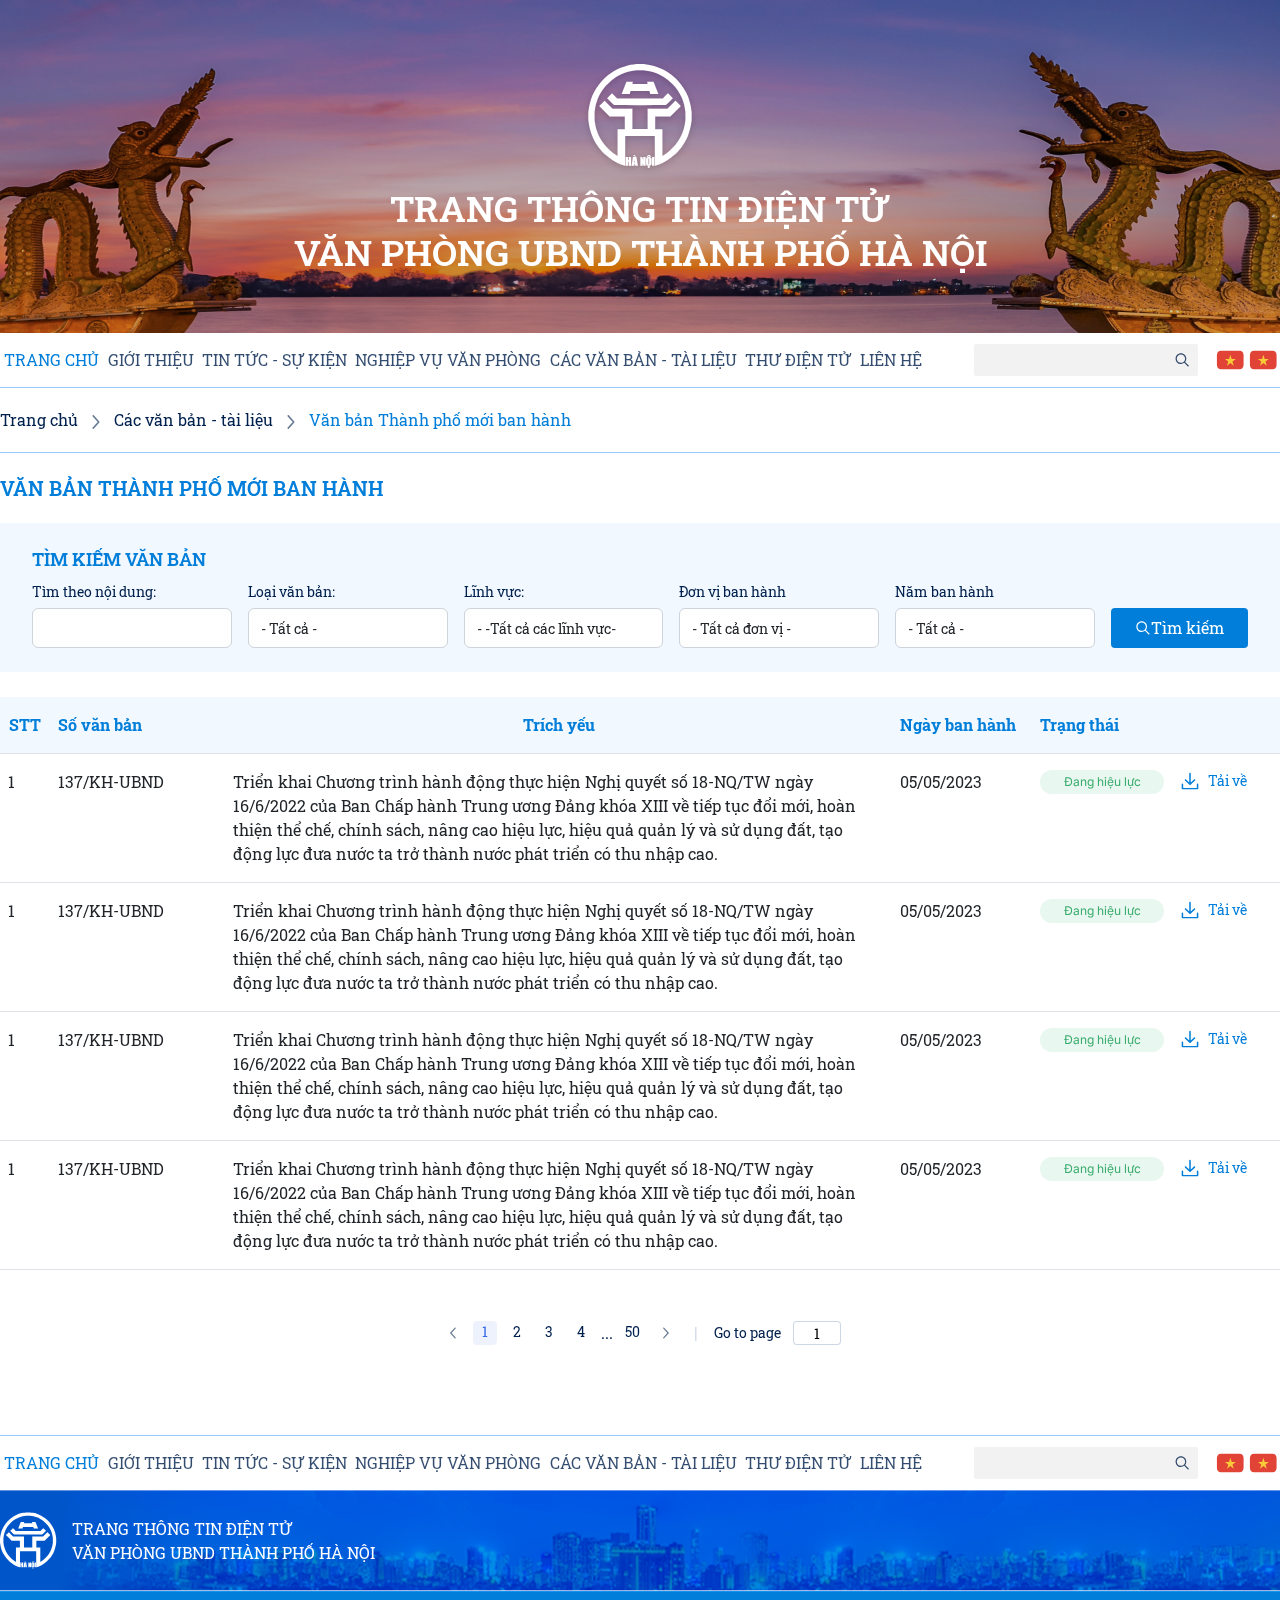
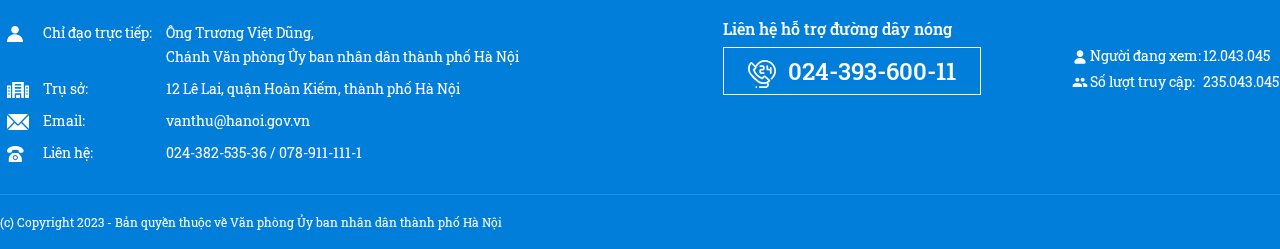
<file: 05-VanBan-DS.html>
<!DOCTYPE html>
<html>

<head>
  <title>Trang chủ</title>
  <meta charset="utf-8" />
  <meta name="MobileOptimized" content="device-width" />
  <meta content="width=device-width, initial-scale=1.0, maximum-scale=1.0, user-scalable=0" name="viewport" />
  <!--CSS-->
  <link rel="preconnect" href="https://fonts.googleapis.com" />
  <link rel="preconnect" href="https://fonts.gstatic.com" crossorigin />
  <link
    href="https://fonts.googleapis.com/css2?family=Inter:wght@100;200;300;400;500;600;700;800;900&family=Roboto+Slab:wght@100;200;300;400;500;600;700;800;900&display=swap"
    rel="stylesheet" />

  <link href="bootstrap/bootstrap.css" rel="stylesheet" />
  <link href="css/animate.css" rel="stylesheet" />
  <link href="css/font/fontawesome-all.css" rel="stylesheet" />
  <link href="js/Owl2/owl.carousel.css" rel="stylesheet" />
  <link href="css/style.css" rel="stylesheet" />
  <link href="css/css_rwd.css" rel="stylesheet" />
</head>

<body>
  <header style="--bg: url(../pic/bg_head.png)">
    <div class="wrp">
      <a href="/" class="logo" title="">
        <span class="icon">
          <svg width="116" height="116" viewBox="0 0 116 116" fill="none" xmlns="http://www.w3.org/2000/svg">
            <g filter="url(#filter0_d_656_4090)">
              <path
                d="M48.6071 4.84646C50.5798 4.62687 52.5207 4.19125 54.4934 4H61.4988C63.5458 4.20896 65.5646 4.6375 67.6046 4.88896C70.5017 5.61854 73.4554 6.21 76.2144 7.39291C78.3075 7.97728 80.1739 9.10353 82.1148 10.0456C84.5939 11.5083 87.0731 12.9321 89.3433 14.7241C91.8437 16.495 93.9474 18.7262 96.122 20.8902C100.028 25.3151 103.242 30.305 105.656 35.6908C106.322 37.7697 107.257 39.7637 107.732 41.9028C108.068 43.362 108.493 44.7964 108.794 46.2626C109.014 48.2318 109.453 50.1584 109.641 52.1488C109.641 54.8263 109.662 57.5003 109.641 60.1778C109.184 63.2555 108.826 66.3544 107.948 69.3471C107.452 71.7838 106.425 74.0398 105.653 76.388C103.241 81.7743 100.028 86.7643 96.122 91.1886C94.9958 92.303 93.8743 93.4245 92.7575 94.5531C88.2846 98.5059 83.2291 101.746 77.7691 104.158C76.1223 104.633 74.5817 105.447 72.8994 105.805C72.8569 95.8635 72.8994 85.9186 72.8781 75.9771C62.9615 75.9771 53.0448 75.9771 43.1282 75.9771C43.1069 85.9186 43.1459 95.86 43.1069 105.801C41.4211 105.447 39.884 104.633 38.2372 104.158C32.7772 101.746 27.7217 98.5059 23.2489 94.5531C21.6976 92.9133 19.9516 91.4471 18.581 89.6444C16.1301 86.8111 14.168 83.6236 12.3158 80.3759C11.4835 78.605 10.4245 76.9298 9.88618 75.035C9.26993 73.3669 8.59702 71.713 8.2216 69.9669C7.84619 68.2209 7.21223 66.4678 7.06348 64.6544C6.80848 63.082 6.52161 61.5165 6.35515 59.9334C6.35515 57.2559 6.3339 54.5784 6.35515 51.9045C6.81556 48.8303 7.17327 45.7278 8.0516 42.7351C8.53681 40.302 9.55681 38.0353 10.336 35.6943C12.7477 30.304 15.9623 25.3103 19.8701 20.8831C21.8251 18.9493 23.7022 16.9271 25.8909 15.2731C29.6414 12.3798 33.7171 9.93483 38.0353 7.98791C40.1142 7.32562 42.1082 6.38354 44.2474 5.90895C45.7065 5.5725 47.1444 5.1475 48.6071 4.84646ZM42.2959 13.0135C40.139 13.6191 38.2053 14.7525 36.2043 15.7371C34.4986 16.6562 32.8721 17.7152 31.3416 18.9033C28.6216 20.8016 26.3301 23.1993 24.0103 25.551C22.6468 27.1341 21.3718 28.7881 20.1145 30.4739C18.599 32.824 17.2613 35.284 16.1124 37.8335C15.7583 38.7047 15.5245 39.6291 15.1526 40.5003C13.6828 44.1341 13.1091 48.0334 12.5778 51.8939C12.5424 54.5678 12.5778 57.2453 12.5778 59.9228C13.0843 63.9992 13.7289 68.1182 15.3155 71.9326C16.378 75.2653 18.1205 78.3252 19.9445 81.2896C21.6587 83.6023 23.3551 85.9611 25.4589 87.9409C26.3336 88.7909 27.1624 89.6904 28.0584 90.5227C30.4526 92.4813 32.8326 94.5248 35.6199 95.9238C35.6199 87.0295 35.6199 78.1352 35.6199 69.2409C38.0353 69.2409 40.4472 69.2409 42.8626 69.2409C42.8626 65.0122 42.8626 60.7846 42.8626 56.5582C37.8015 56.537 32.737 56.5865 27.6759 56.537C24.2299 52.9953 20.6741 49.5705 17.228 46.0289C19.0662 44.3253 20.7697 42.4872 22.5866 40.7553C25.1826 43.4789 27.8991 46.0678 30.5234 48.7701C37.1428 48.8197 43.7551 48.7701 50.3744 48.7949C50.3744 55.5241 50.3744 62.2532 50.3744 68.9824C55.4626 68.9824 60.5532 68.9824 65.6461 68.9824C65.6461 62.2532 65.6461 55.5241 65.6461 48.7949C72.2654 48.7701 78.8777 48.8197 85.4793 48.7701C87.916 46.2626 90.4377 43.833 92.8708 41.3326C93.0833 41.1697 93.225 40.851 93.526 40.8333C95.2472 42.5545 96.9756 44.2757 98.6933 46.0005C98.6331 46.0997 98.5126 46.298 98.456 46.3972C95.0666 49.7653 91.6772 53.1263 88.3268 56.537C83.2623 56.5865 78.2012 56.537 73.1367 56.5618C73.1367 60.7881 73.1367 65.0145 73.1367 69.2409C75.5485 69.2409 77.9604 69.2409 80.3758 69.2409C80.3758 78.1352 80.3758 87.0295 80.3758 95.9238C81.7846 95.2184 83.1164 94.3686 84.3496 93.3879C86.445 91.8929 88.3923 90.2005 90.165 88.334C92.4174 86.2444 94.2556 83.7617 96.0654 81.2932C97.8893 78.3288 99.6389 75.2723 100.694 71.9361C102.263 68.1996 102.876 64.1622 103.418 60.1743C103.444 57.4141 103.444 54.6552 103.418 51.8974C103.032 49.2589 102.71 46.5849 101.983 44.0243C101.509 41.956 100.599 40.0293 99.9612 38.0035C98.7873 35.3872 97.4138 32.8652 95.8529 30.4597C94.1635 28.2072 92.4954 25.9087 90.4235 23.982C87.275 20.6574 83.6298 17.8414 79.6179 15.6343C77.7302 14.7241 75.9169 13.6333 73.8839 13.0702C69.9527 11.4127 65.7098 10.7044 61.4881 10.1979C59.0692 10.1979 56.6538 10.1767 54.2348 10.1979C50.1796 10.7469 46.089 11.3844 42.2853 12.9923L42.2959 13.0135Z"
                fill="white" />
              <path
                d="M44.4778 21.8675C46.6028 21.8427 48.7561 21.8675 50.8988 21.8675C50.704 22.5581 50.5446 23.2523 50.3392 23.9393H65.6534C65.4586 23.2523 65.2992 22.5581 65.0938 21.8675C67.2188 21.8675 69.3756 21.8675 71.5148 21.8675C73.1617 25.8979 74.681 29.9779 76.3031 34.0154C73.6292 34.0366 70.9552 34.0154 68.2813 34.0154C68.0611 32.9637 67.7808 31.9254 67.4419 30.9058C61.1448 30.9223 54.8478 30.9223 48.5507 30.9058C48.2117 31.9251 47.9326 32.9634 47.7149 34.0154C45.0374 34.0154 42.3634 34.0154 39.6895 34.0154C41.3115 29.9779 42.8274 25.8979 44.4778 21.8675Z"
                fill="white" />
              <path
                d="M29.571 33.686C29.7445 33.5514 29.9995 33.1158 30.2262 33.4345C31.8624 35.0991 33.5377 36.7318 35.1633 38.3928C50.3806 38.4212 65.5991 38.4212 80.8188 38.3928C82.4869 36.6787 84.1798 34.9928 85.8763 33.3105H86.0215C87.633 34.9185 89.2621 36.498 90.8311 38.152C88.5715 40.5143 86.195 42.7562 83.9248 45.122C66.6345 45.155 49.3441 45.155 32.0537 45.122C29.7835 42.7668 27.407 40.5178 25.1475 38.152C26.5641 36.6185 28.1189 35.1876 29.571 33.6683V33.686Z"
                fill="white" />
              <path
                d="M51.0723 95.127C51.6814 95.127 52.2871 95.127 52.8962 95.127C53.2893 95.6334 53.6506 96.1611 54.0189 96.6853C53.521 96.7067 53.0222 96.6854 52.5279 96.6215C51.9988 96.168 51.5116 95.6678 51.0723 95.127Z"
                fill="white" />
              <path
                d="M65.9927 95.18C66.6112 95.0702 67.2442 95.0702 67.8627 95.18C68.3935 95.6317 68.8809 96.1321 69.3183 96.6746C68.734 96.6746 68.1531 96.6746 67.5688 96.6746C67.5377 96.5276 67.4571 96.3958 67.3404 96.3012C67.2236 96.2065 67.078 96.1549 66.9277 96.1549C66.7775 96.1549 66.6318 96.2065 66.5151 96.3012C66.3984 96.3958 66.3178 96.5276 66.2867 96.6746C65.7023 96.6959 65.1179 96.7029 64.5371 96.6959C64.9755 96.1541 65.4628 95.6538 65.9927 95.2013V95.18Z"
                fill="white" />
              <path
                d="M43.6313 96.9297C44.4034 96.9297 45.1825 96.9297 45.9546 96.9297C45.9546 98.0489 45.9546 99.1716 45.9546 100.291H46.7232C46.7232 99.1716 46.7232 98.0489 46.7232 96.9297C47.4988 96.9297 48.2709 96.9297 49.0465 96.9297C49.0465 99.8622 49.0465 102.795 49.0465 105.727C48.2709 105.727 47.4988 105.727 46.7232 105.727C46.7232 104.516 46.7232 103.312 46.7232 102.104H45.9546C45.9546 103.312 45.9546 104.516 45.9546 105.727H43.6313C43.6242 102.802 43.6242 99.8693 43.6313 96.9297Z"
                fill="white" />
              <path
                d="M50.9235 96.9297C52.1028 96.9297 53.2751 96.9297 54.4651 96.9297C54.9008 99.8586 55.3293 102.795 55.8358 105.717C54.9645 105.717 54.0968 105.717 53.2291 105.717C53.2291 105.199 53.2291 104.679 53.2043 104.165H52.1949C52.1949 104.679 52.1949 105.199 52.1701 105.717C51.3024 105.717 50.4312 105.717 49.5635 105.717C50.0699 102.795 50.4985 99.8586 50.9341 96.9297M52.4287 100.826V102.639H52.9458V100.826H52.4287Z"
                fill="white" />
              <path
                d="M58.3887 96.929H60.1383C60.5243 97.8994 60.7333 98.9335 61.2008 99.8756C61.268 98.8946 61.2291 97.9135 61.2397 96.929C62.0118 96.929 62.7862 96.929 63.563 96.929C63.563 99.8614 63.563 102.794 63.563 105.726H61.5337C61.2008 104.852 61.1441 103.888 60.758 103.031C60.6837 103.927 60.7226 104.827 60.7155 105.726H58.3887C58.3887 102.794 58.3887 99.8591 58.3887 96.9219V96.929Z"
                fill="white" />
              <path
                d="M65.7239 97.0073C66.6553 96.8834 67.7639 96.7346 68.5572 97.3898C69.1203 97.8396 69.5984 98.5054 69.5347 99.2634V103.414C69.5878 104.477 68.6776 105.458 67.6753 105.716C66.8537 105.748 65.9257 105.908 65.1962 105.394C64.5622 104.941 64.0026 104.236 64.0735 103.414C64.0735 102.029 64.0735 100.648 64.0735 99.2634C64.0168 98.2398 64.8314 97.3757 65.7239 97.0073ZM66.4145 98.4913C66.4145 100.386 66.4145 102.288 66.4145 104.186H67.183C67.183 102.288 67.183 100.386 67.183 98.4913H66.4145Z"
                fill="white" />
              <path
                d="M70.0375 96.9297C70.8096 96.9297 71.5841 96.9297 72.3609 96.9297C72.3609 99.8622 72.3609 102.795 72.3609 105.727H70.0375C70.0305 102.802 70.0305 99.8693 70.0375 96.9297Z"
                fill="white" />
              <path d="M65.8945 106H67.7043V107.81H65.8945V106Z" fill="white" />
            </g>
            <defs>
              <filter id="filter0_d_656_4090" x="0.345703" y="0" width="115.304" height="115.81"
                filterUnits="userSpaceOnUse" color-interpolation-filters="sRGB">
                <feFlood flood-opacity="0" result="BackgroundImageFix" />
                <feColorMatrix in="SourceAlpha" type="matrix" values="0 0 0 0 0 0 0 0 0 0 0 0 0 0 0 0 0 0 127 0"
                  result="hardAlpha" />
                <feOffset dy="2" />
                <feGaussianBlur stdDeviation="3" />
                <feComposite in2="hardAlpha" operator="out" />
                <feColorMatrix type="matrix" values="0 0 0 0 0 0 0 0 0 0 0 0 0 0 0 0 0 0 0.15 0" />
                <feBlend mode="normal" in2="BackgroundImageFix" result="effect1_dropShadow_656_4090" />
                <feBlend mode="normal" in="SourceGraphic" in2="effect1_dropShadow_656_4090" result="shape" />
              </filter>
            </defs>
          </svg>
        </span>
        <span class="text">
          <span>TRANG THÔNG TIN ĐIỆN TỬ </span>
          <span>VĂN PHÒNG UBND THÀNH PHỐ HÀ NỘI </span>
        </span>
      </a>
    </div>
  </header>

  <div class="menu">
    <div class="wrp">
      <ul class="menuMain">
        <li class="active"><a href="">TRANG CHỦ</a></li>
        <li>
          <a href="">GIỚI THIỆU</a>
          <span class="openSub">
            <i class="far fa-angle-down"></i>
          </span>
          <ul>
            <li><a href="" title="">Thông tin chung </a></li>
            <li><a href="" title="">Chức năng nhiệm vụ</a></li>
            <li>
              <a href="" title="">Lãnh đạo Văn phòng UBND Thành phố</a>
              <ul>
                <li>
                  <a href="#" title="">Lãnh đạo Văn phòng UBND TP đương nhiệm</a>
                </li>
                <li>
                  <a href="#" title="">Lãnh đạo Văn phòng UBND TP qua các thời kỳ</a>
                </li>
              </ul>
            </li>
            <li><a href="" title="">Bộ máy, cơ cấu, tổ chức</a></li>
            <li>
              <a href="#" title="">Thông tin các phòng/ban/đơn vị</a>
            </li>
            <li>
              <a href="#" title="">
                Thông tin Lãnh đạo cấp phòng/ban/đơn vị</a>
            </li>
          </ul>
        </li>
        <li><a href="">TIN TỨC - SỰ KIỆN </a></li>
        <li><a href="">NGHIỆP VỤ VĂN PHÒNG </a></li>
        <li><a href="">CÁC VĂN BẢN - TÀI LIỆU </a></li>
        <li><a href="">THƯ ĐIỆN TỬ </a></li>
        <li><a href="">LIÊN HỆ </a></li>
      </ul>
      <div class="searchBox">
        <input type="search" title="" placeholder="" class="ips" />
        <a href="" title="" class="btnSearch">
          <svg width="17" height="16" viewBox="0 0 17 16" fill="none" xmlns="http://www.w3.org/2000/svg">
            <path fill-rule="evenodd" clip-rule="evenodd"
              d="M10.2789 10.8698C9.36306 11.6024 8.20131 12.0405 6.93724 12.0405C3.98045 12.0405 1.5835 9.64355 1.5835 6.68675C1.5835 3.72996 3.98045 1.33301 6.93724 1.33301C9.89403 1.33301 12.291 3.72996 12.291 6.68675C12.291 7.95086 11.8529 9.11264 11.1202 10.0285L14.9168 13.8251L14.0755 14.6664L10.2789 10.8698ZM2.77322 6.68675C2.77322 4.38703 4.63751 2.52273 6.93724 2.52273C9.23697 2.52273 11.1013 4.38703 11.1013 6.68675C11.1013 7.80829 10.6579 8.82626 9.93682 9.57495L9.82544 9.68633C9.07675 10.4074 8.05878 10.8508 6.93724 10.8508C4.63751 10.8508 2.77322 8.98648 2.77322 6.68675Z"
              fill="#00204D" fill-opacity="0.8" style="mix-blend-mode: multiply" />
          </svg>
        </a>
      </div>
      <ul class="language">
        <li class="active">
          <a href="#" title="">
            <svg xmlns="http://www.w3.org/2000/svg" width="33" height="32" viewBox="0 0 33 32" fill="none">
              <path
                d="M29.5832 20.667C29.5832 23.2443 28.1778 25.3337 25.4165 25.3337H7.08317C4.32192 25.3337 2.9165 23.2443 2.9165 20.667V11.3337C2.9165 8.75639 4.32192 6.66699 7.08317 6.66699H25.4165C28.1778 6.66699 29.5832 8.75639 29.5832 11.3337V20.667Z"
                fill="#E14337" />
              <path
                d="M21.8299 14.8751L17.6645 14.8814L16.3715 10.6672L15.0882 14.8814L10.9174 14.8751L14.2949 17.4405L12.9865 21.628L16.374 19.0276L19.7686 21.628L18.4574 17.4405L21.8299 14.8751Z"
                fill="#F9CB38" />
            </svg>
          </a>
        </li>
        <li>
          <a href="#" title="">
            <svg xmlns="http://www.w3.org/2000/svg" width="33" height="32" viewBox="0 0 33 32" fill="none">
              <path
                d="M29.5832 20.667C29.5832 23.2443 28.1778 25.3337 25.4165 25.3337H7.08317C4.32192 25.3337 2.9165 23.2443 2.9165 20.667V11.3337C2.9165 8.75639 4.32192 6.66699 7.08317 6.66699H25.4165C28.1778 6.66699 29.5832 8.75639 29.5832 11.3337V20.667Z"
                fill="#E14337" />
              <path
                d="M21.8299 14.8751L17.6645 14.8814L16.3715 10.6672L15.0882 14.8814L10.9174 14.8751L14.2949 17.4405L12.9865 21.628L16.374 19.0276L19.7686 21.628L18.4574 17.4405L21.8299 14.8751Z"
                fill="#F9CB38" />
            </svg>
          </a>
        </li>
      </ul>
      <a href="javascript://" class="openList">
        <hr />
        <hr />
        <hr />
      </a>
      <div id="overlay"></div>
    </div>
  </div>
  <div id="pathway">
    <div class="wrp">
      <ul>
        <li><a href="" title="">Trang chủ</a></li>
        <li>
          <svg xmlns="http://www.w3.org/2000/svg" width="20" height="20" viewBox="0 0 20 20" fill="none">
            <path
              d="M7.76928 3.37007C7.46976 3.04331 6.97599 3.04331 6.67646 3.37007C6.38649 3.6864 6.38649 4.19239 6.67646 4.50872L11.7101 10L6.67646 15.4913C6.38649 15.8076 6.38649 16.3136 6.67646 16.6299C6.97599 16.9567 7.46976 16.9567 7.76928 16.6299L13.3248 10.5693C13.6148 10.253 13.6148 9.74701 13.3248 9.43067L7.76928 3.37007Z"
              fill="#00204D" fill-opacity="0.6" style="mix-blend-mode: multiply" />
          </svg>
        </li>
        <li><a href="" title="">Các văn bản - tài liệu</a></li>
        <li>
          <svg xmlns="http://www.w3.org/2000/svg" width="20" height="20" viewBox="0 0 20 20" fill="none">
            <path
              d="M7.76928 3.37007C7.46976 3.04331 6.97599 3.04331 6.67646 3.37007C6.38649 3.6864 6.38649 4.19239 6.67646 4.50872L11.7101 10L6.67646 15.4913C6.38649 15.8076 6.38649 16.3136 6.67646 16.6299C6.97599 16.9567 7.46976 16.9567 7.76928 16.6299L13.3248 10.5693C13.6148 10.253 13.6148 9.74701 13.3248 9.43067L7.76928 3.37007Z"
              fill="#00204D" fill-opacity="0.6" style="mix-blend-mode: multiply" />
          </svg>
        </li>
        <li class="active">
          <a href="" title="">Văn bản Thành phố mới ban hành</a>
        </li>
      </ul>
    </div>
  </div>
  <div id="container" class="inside">
    <div class="wrp">
      <div id="document" class="list">
        <div class="commonTop">
          <h1 class="commonNameCate">
            <a href="" title="">VĂN BẢN THÀNH PHỐ MỚI BAN HÀNH</a>
          </h1>
        </div>
        <div class="documentFormSearch">
          <p class="title">TÌM KIẾM VĂN BẢN</p>
          <div class="group">
            <div class="item">
              <p>Tìm theo nội dung:</p>
              <input type="text" class="form-control" />
            </div>
            <div class="item">
              <p>Loại văn bản:</p>
              <select name="" id="" class="form-control">
                <option value="">- Tất cả -</option>
              </select>
            </div>
            <div class="item">
              <p>Lĩnh vực:</p>
              <select name="" id="" class="form-control">
                <option value="">- -Tất cả các lĩnh vực-</option>
              </select>
            </div>
            <div class="item">
              <p>Đơn vị ban hành</p>
              <select name="" id="" class="form-control">
                <option value="">- Tất cả đơn vị -</option>
              </select>
            </div>
            <div class="item">
              <p>Năm ban hành</p>
              <select name="" id="" class="form-control">
                <option value="">- Tất cả -</option>
              </select>
            </div>
            <a href="" title="" class="btnSearch">
              <svg xmlns="http://www.w3.org/2000/svg" width="16" height="16" viewBox="0 0 16 16" fill="none">
                <path fill-rule="evenodd" clip-rule="evenodd"
                  d="M10.0275 10.8698C9.11159 11.6024 7.94985 12.0405 6.68578 12.0405C3.72898 12.0405 1.33203 9.64355 1.33203 6.68675C1.33203 3.72996 3.72898 1.33301 6.68578 1.33301C9.64257 1.33301 12.0395 3.72996 12.0395 6.68675C12.0395 7.95086 11.6014 9.11264 10.8687 10.0285L14.6653 13.8251L13.8241 14.6664L10.0275 10.8698ZM2.52175 6.68675C2.52175 4.38703 4.38605 2.52273 6.68578 2.52273C8.9855 2.52273 10.8498 4.38703 10.8498 6.68675C10.8498 7.80829 10.4064 8.82626 9.68535 9.57495L9.57397 9.68633C8.82529 10.4074 7.80731 10.8508 6.68578 10.8508C4.38605 10.8508 2.52175 8.98648 2.52175 6.68675Z"
                  fill="white" />
              </svg>
              Tìm kiếm
            </a>
          </div>
        </div>
        <div class="table-responsive">
          <table class="table">
            <thead>
              <tr>
                <th class="tac" style="width: 50px">STT</th>
                <th style="width: 175px">Số văn bản</th>
                <th class="tac" style="min-width: 400px">Trích yếu</th>
                <th style="width: 140px">Ngày ban hành</th>
                <th style="width: 140px">Trạng thái</th>
                <th style="width: 108px"></th>
              </tr>
            </thead>
            <tbody>
              <tr>
                <td>1</td>
                <td>
                  <h2>
                    <a href="" title=""> 137/KH-UBND </a>
                  </h2>
                </td>
                <td>
                  Triển khai Chương trình hành động thực hiện Nghị quyết số
                  18-NQ/TW ngày 16/6/2022 của Ban Chấp hành Trung ương Đảng
                  khóa XIII về tiếp tục đổi mới, hoàn thiện thể chế, chính
                  sách, nâng cao hiệu lực, hiệu quả quản lý và sử dụng đất,
                  tạo động lực đưa nước ta trở thành nước phát triển có thu
                  nhập cao.
                </td>
                <td>05/05/2023</td>
                <td>
                  <span class="success">Đang hiệu lực</span>
                </td>
                <td>
                  <a href="Đường dẫn file" download title="" class="btnDownload">
                    <svg xmlns="http://www.w3.org/2000/svg" width="20" height="20" viewBox="0 0 20 20" fill="none">
                      <path
                        d="M10.0021 1.66699C10.4205 1.66699 10.7596 1.99142 10.7596 2.39163V11.5107L14.0102 8.40145C14.3061 8.11846 14.7858 8.11846 15.0816 8.40145C15.3775 8.68444 15.3775 9.14325 15.0816 9.42624L10.5617 13.7497C10.4659 13.85 10.3411 13.9244 10.1999 13.9609C9.94632 14.0268 9.66391 13.9645 9.46477 13.7741L4.91932 9.42624C4.62347 9.14325 4.62347 8.68444 4.91932 8.40145C5.21517 8.11846 5.69484 8.11846 5.99069 8.40145L9.24449 11.5138V2.39163C9.24449 1.99142 9.58367 1.66699 10.0021 1.66699Z"
                        fill="#007ED9" />
                      <path
                        d="M2.42554 12.5366C2.84394 12.5366 3.18312 12.8611 3.18312 13.2613V16.8845H16.8195V13.2613C16.8195 12.8611 17.1587 12.5366 17.5771 12.5366C17.9955 12.5366 18.3346 12.8611 18.3346 13.2613V17.6091C18.3346 18.0093 17.9955 18.3337 17.5771 18.3337H2.42554C2.00715 18.3337 1.66797 18.0093 1.66797 17.6091V13.2613C1.66797 12.8611 2.00715 12.5366 2.42554 12.5366Z"
                        fill="#007ED9" />
                    </svg>
                    Tải về
                  </a>
                </td>
              </tr>
              <tr>
                <td>1</td>
                <td>
                  <h2>
                    <a href="" title=""> 137/KH-UBND </a>
                  </h2>
                </td>
                <td>
                  Triển khai Chương trình hành động thực hiện Nghị quyết số
                  18-NQ/TW ngày 16/6/2022 của Ban Chấp hành Trung ương Đảng
                  khóa XIII về tiếp tục đổi mới, hoàn thiện thể chế, chính
                  sách, nâng cao hiệu lực, hiệu quả quản lý và sử dụng đất,
                  tạo động lực đưa nước ta trở thành nước phát triển có thu
                  nhập cao.
                </td>
                <td>05/05/2023</td>
                <td>
                  <span class="success">Đang hiệu lực</span>
                </td>
                <td>
                  <a href="Đường dẫn file" download title="" class="btnDownload">
                    <svg xmlns="http://www.w3.org/2000/svg" width="20" height="20" viewBox="0 0 20 20" fill="none">
                      <path
                        d="M10.0021 1.66699C10.4205 1.66699 10.7596 1.99142 10.7596 2.39163V11.5107L14.0102 8.40145C14.3061 8.11846 14.7858 8.11846 15.0816 8.40145C15.3775 8.68444 15.3775 9.14325 15.0816 9.42624L10.5617 13.7497C10.4659 13.85 10.3411 13.9244 10.1999 13.9609C9.94632 14.0268 9.66391 13.9645 9.46477 13.7741L4.91932 9.42624C4.62347 9.14325 4.62347 8.68444 4.91932 8.40145C5.21517 8.11846 5.69484 8.11846 5.99069 8.40145L9.24449 11.5138V2.39163C9.24449 1.99142 9.58367 1.66699 10.0021 1.66699Z"
                        fill="#007ED9" />
                      <path
                        d="M2.42554 12.5366C2.84394 12.5366 3.18312 12.8611 3.18312 13.2613V16.8845H16.8195V13.2613C16.8195 12.8611 17.1587 12.5366 17.5771 12.5366C17.9955 12.5366 18.3346 12.8611 18.3346 13.2613V17.6091C18.3346 18.0093 17.9955 18.3337 17.5771 18.3337H2.42554C2.00715 18.3337 1.66797 18.0093 1.66797 17.6091V13.2613C1.66797 12.8611 2.00715 12.5366 2.42554 12.5366Z"
                        fill="#007ED9" />
                    </svg>
                    Tải về
                  </a>
                </td>
              </tr>
              <tr>
                <td>1</td>
                <td>
                  <h2>
                    <a href="" title=""> 137/KH-UBND </a>
                  </h2>
                </td>
                <td>
                  Triển khai Chương trình hành động thực hiện Nghị quyết số
                  18-NQ/TW ngày 16/6/2022 của Ban Chấp hành Trung ương Đảng
                  khóa XIII về tiếp tục đổi mới, hoàn thiện thể chế, chính
                  sách, nâng cao hiệu lực, hiệu quả quản lý và sử dụng đất,
                  tạo động lực đưa nước ta trở thành nước phát triển có thu
                  nhập cao.
                </td>
                <td>05/05/2023</td>
                <td>
                  <span class="success">Đang hiệu lực</span>
                </td>
                <td>
                  <a href="Đường dẫn file" download title="" class="btnDownload">
                    <svg xmlns="http://www.w3.org/2000/svg" width="20" height="20" viewBox="0 0 20 20" fill="none">
                      <path
                        d="M10.0021 1.66699C10.4205 1.66699 10.7596 1.99142 10.7596 2.39163V11.5107L14.0102 8.40145C14.3061 8.11846 14.7858 8.11846 15.0816 8.40145C15.3775 8.68444 15.3775 9.14325 15.0816 9.42624L10.5617 13.7497C10.4659 13.85 10.3411 13.9244 10.1999 13.9609C9.94632 14.0268 9.66391 13.9645 9.46477 13.7741L4.91932 9.42624C4.62347 9.14325 4.62347 8.68444 4.91932 8.40145C5.21517 8.11846 5.69484 8.11846 5.99069 8.40145L9.24449 11.5138V2.39163C9.24449 1.99142 9.58367 1.66699 10.0021 1.66699Z"
                        fill="#007ED9" />
                      <path
                        d="M2.42554 12.5366C2.84394 12.5366 3.18312 12.8611 3.18312 13.2613V16.8845H16.8195V13.2613C16.8195 12.8611 17.1587 12.5366 17.5771 12.5366C17.9955 12.5366 18.3346 12.8611 18.3346 13.2613V17.6091C18.3346 18.0093 17.9955 18.3337 17.5771 18.3337H2.42554C2.00715 18.3337 1.66797 18.0093 1.66797 17.6091V13.2613C1.66797 12.8611 2.00715 12.5366 2.42554 12.5366Z"
                        fill="#007ED9" />
                    </svg>
                    Tải về
                  </a>
                </td>
              </tr>
              <tr>
                <td>1</td>
                <td>
                  <h2>
                    <a href="" title=""> 137/KH-UBND </a>
                  </h2>
                </td>
                <td>
                  Triển khai Chương trình hành động thực hiện Nghị quyết số
                  18-NQ/TW ngày 16/6/2022 của Ban Chấp hành Trung ương Đảng
                  khóa XIII về tiếp tục đổi mới, hoàn thiện thể chế, chính
                  sách, nâng cao hiệu lực, hiệu quả quản lý và sử dụng đất,
                  tạo động lực đưa nước ta trở thành nước phát triển có thu
                  nhập cao.
                </td>
                <td>05/05/2023</td>
                <td>
                  <span class="success">Đang hiệu lực</span>
                </td>
                <td>
                  <a href="Đường dẫn file" download title="" class="btnDownload">
                    <svg xmlns="http://www.w3.org/2000/svg" width="20" height="20" viewBox="0 0 20 20" fill="none">
                      <path
                        d="M10.0021 1.66699C10.4205 1.66699 10.7596 1.99142 10.7596 2.39163V11.5107L14.0102 8.40145C14.3061 8.11846 14.7858 8.11846 15.0816 8.40145C15.3775 8.68444 15.3775 9.14325 15.0816 9.42624L10.5617 13.7497C10.4659 13.85 10.3411 13.9244 10.1999 13.9609C9.94632 14.0268 9.66391 13.9645 9.46477 13.7741L4.91932 9.42624C4.62347 9.14325 4.62347 8.68444 4.91932 8.40145C5.21517 8.11846 5.69484 8.11846 5.99069 8.40145L9.24449 11.5138V2.39163C9.24449 1.99142 9.58367 1.66699 10.0021 1.66699Z"
                        fill="#007ED9" />
                      <path
                        d="M2.42554 12.5366C2.84394 12.5366 3.18312 12.8611 3.18312 13.2613V16.8845H16.8195V13.2613C16.8195 12.8611 17.1587 12.5366 17.5771 12.5366C17.9955 12.5366 18.3346 12.8611 18.3346 13.2613V17.6091C18.3346 18.0093 17.9955 18.3337 17.5771 18.3337H2.42554C2.00715 18.3337 1.66797 18.0093 1.66797 17.6091V13.2613C1.66797 12.8611 2.00715 12.5366 2.42554 12.5366Z"
                        fill="#007ED9" />
                    </svg>
                    Tải về
                  </a>
                </td>
              </tr>
            </tbody>
          </table>
        </div>
        <div class="pagging">
          <ul>
            <li>
              <a href="" title="">
                <svg xmlns="http://www.w3.org/2000/svg" width="17" height="16" viewBox="0 0 17 16" fill="none">
                  <path
                    d="M11.6157 3.60698L7.58879 8L11.6157 12.393C11.8477 12.6461 11.8477 13.0509 11.6157 13.3039C11.3761 13.5654 10.9811 13.5654 10.7415 13.3039L6.29703 8.45546C6.06505 8.20239 6.06505 7.7976 6.29703 7.54454L10.7415 2.69605C10.9811 2.43465 11.3761 2.43465 11.6157 2.69605C11.8477 2.94912 11.8477 3.35391 11.6157 3.60698Z"
                    fill="#00204D" fill-opacity="0.6" style="mix-blend-mode: multiply" />
                </svg>
              </a>
            </li>
            <li class="active">
              <a href="" title="">1</a>
            </li>
            <li>
              <a href="" title="">2</a>
            </li>
            <li>
              <a href="" title="">3</a>
            </li>
            <li>
              <a href="" title="">4</a>
            </li>
            <li>
              <span>...</span>
            </li>
            <li>
              <a href="" title="">50</a>
            </li>
            <li>
              <a href="" title="">
                <svg xmlns="http://www.w3.org/2000/svg" width="17" height="16" viewBox="0 0 17 16" fill="none">
                  <path
                    d="M7.17129 2.69605C6.93166 2.43465 6.53665 2.43465 6.29703 2.69605C6.06505 2.94912 6.06505 3.35391 6.29703 3.60698L10.324 8L6.29703 12.393C6.06505 12.6461 6.06505 13.0509 6.29703 13.3039C6.53665 13.5654 6.93166 13.5654 7.17129 13.3039L11.6157 8.45546C11.8477 8.2024 11.8477 7.79761 11.6157 7.54454L7.17129 2.69605Z"
                    fill="#00204D" fill-opacity="0.6" style="mix-blend-mode: multiply" />
                </svg>
              </a>
            </li>
          </ul>
          <span class="" style="color: rgba(0, 53, 128, 0.2)">|</span>
          <div class="gotopage">
            <span>Go to page</span>
            <input type="text" class="pageNumber" value="1"
              onkeyup="$(this).val($(this).val().replace(/[^0-9]/g, ''));" />
          </div>
        </div>
      </div>
    </div>
  </div>
  <div class="menu menuFoot">
    <div class="wrp">
      <ul class="menuMain">
        <li class="active"><a href="">TRANG CHỦ</a></li>
        <li>
          <a href="">GIỚI THIỆU</a>
          <ul>
            <li><a href="" title="">Thông tin chung </a></li>
            <li><a href="" title="">Chức năng nhiệm vụ</a></li>
            <li>
              <a href="" title="">Lãnh đạo Văn phòng UBND Thành phố</a>
              <ul>
                <li>
                  <a href="#" title="">Lãnh đạo Văn phòng UBND TP đương nhiệm</a>
                </li>
                <li>
                  <a href="#" title="">Lãnh đạo Văn phòng UBND TP qua các thời kỳ</a>
                </li>
              </ul>
            </li>
            <li><a href="" title="">Bộ máy, cơ cấu, tổ chức</a></li>
            <li>
              <a href="#" title="">Thông tin các phòng/ban/đơn vị</a>
            </li>
            <li>
              <a href="#" title="">
                Thông tin Lãnh đạo cấp phòng/ban/đơn vị</a>
            </li>
          </ul>
        </li>
        <li><a href="">TIN TỨC - SỰ KIỆN </a></li>
        <li><a href="">NGHIỆP VỤ VĂN PHÒNG </a></li>
        <li><a href="">CÁC VĂN BẢN - TÀI LIỆU </a></li>
        <li><a href="">THƯ ĐIỆN TỬ </a></li>
        <li><a href="">LIÊN HỆ </a></li>
      </ul>
      <div class="searchBox">
        <input type="search" title="" placeholder="" class="ips" />
        <a href="" title="" class="btnSearch">
          <svg width="17" height="16" viewBox="0 0 17 16" fill="none" xmlns="http://www.w3.org/2000/svg">
            <path fill-rule="evenodd" clip-rule="evenodd"
              d="M10.2789 10.8698C9.36306 11.6024 8.20131 12.0405 6.93724 12.0405C3.98045 12.0405 1.5835 9.64355 1.5835 6.68675C1.5835 3.72996 3.98045 1.33301 6.93724 1.33301C9.89403 1.33301 12.291 3.72996 12.291 6.68675C12.291 7.95086 11.8529 9.11264 11.1202 10.0285L14.9168 13.8251L14.0755 14.6664L10.2789 10.8698ZM2.77322 6.68675C2.77322 4.38703 4.63751 2.52273 6.93724 2.52273C9.23697 2.52273 11.1013 4.38703 11.1013 6.68675C11.1013 7.80829 10.6579 8.82626 9.93682 9.57495L9.82544 9.68633C9.07675 10.4074 8.05878 10.8508 6.93724 10.8508C4.63751 10.8508 2.77322 8.98648 2.77322 6.68675Z"
              fill="#00204D" fill-opacity="0.8" style="mix-blend-mode: multiply" />
          </svg>
        </a>
      </div>
      <ul class="language">
        <li class="active">
          <a href="#" title="">
            <svg xmlns="http://www.w3.org/2000/svg" width="33" height="32" viewBox="0 0 33 32" fill="none">
              <path
                d="M29.5832 20.667C29.5832 23.2443 28.1778 25.3337 25.4165 25.3337H7.08317C4.32192 25.3337 2.9165 23.2443 2.9165 20.667V11.3337C2.9165 8.75639 4.32192 6.66699 7.08317 6.66699H25.4165C28.1778 6.66699 29.5832 8.75639 29.5832 11.3337V20.667Z"
                fill="#E14337" />
              <path
                d="M21.8299 14.8751L17.6645 14.8814L16.3715 10.6672L15.0882 14.8814L10.9174 14.8751L14.2949 17.4405L12.9865 21.628L16.374 19.0276L19.7686 21.628L18.4574 17.4405L21.8299 14.8751Z"
                fill="#F9CB38" />
            </svg>
          </a>
        </li>
        <li>
          <a href="#" title="">
            <svg xmlns="http://www.w3.org/2000/svg" width="33" height="32" viewBox="0 0 33 32" fill="none">
              <path
                d="M29.5832 20.667C29.5832 23.2443 28.1778 25.3337 25.4165 25.3337H7.08317C4.32192 25.3337 2.9165 23.2443 2.9165 20.667V11.3337C2.9165 8.75639 4.32192 6.66699 7.08317 6.66699H25.4165C28.1778 6.66699 29.5832 8.75639 29.5832 11.3337V20.667Z"
                fill="#E14337" />
              <path
                d="M21.8299 14.8751L17.6645 14.8814L16.3715 10.6672L15.0882 14.8814L10.9174 14.8751L14.2949 17.4405L12.9865 21.628L16.374 19.0276L19.7686 21.628L18.4574 17.4405L21.8299 14.8751Z"
                fill="#F9CB38" />
            </svg>
          </a>
        </li>
      </ul>
    </div>
  </div>
  <div id="bannerFoot" style="--bg: url(../pic/bg_foot.png)">
    <div class="wrp">
      <div class="logo">
        <span class="image">
          <svg xmlns="http://www.w3.org/2000/svg" width="57" height="57" viewBox="0 0 57 57" fill="none">
            <path
              d="M23.0432 0.834704C24.0978 0.709331 25.1525 0.479478 26.2071 0.375H30.0248C31.1427 0.489925 32.2395 0.719767 33.3468 0.855588C34.9453 1.17868 36.5148 1.62941 38.0399 2.20336C39.1365 2.58355 40.1955 3.06267 41.2037 3.6347C42.5728 4.38175 43.8873 5.22313 45.1374 6.15261C46.4645 7.15753 47.7029 8.2725 48.8391 9.48545C50.9622 11.8739 52.7113 14.5646 54.0278 17.4676C54.3864 18.5855 54.8926 19.6616 55.1563 20.8213C55.3356 21.6049 55.5676 22.378 55.7363 23.172C55.8523 24.2168 56.0949 25.2616 56.2003 26.3064C56.2003 27.7481 56.2003 29.1899 56.2003 30.6317C56.0082 32.2985 55.6981 33.9498 55.2723 35.5735C54.9407 36.8652 54.5287 38.1353 54.0384 39.3765C52.722 42.282 50.969 44.9732 48.8391 47.3586L47.0146 49.1765C44.5802 51.3221 41.8271 53.084 38.8519 54.4004C37.9555 54.6511 37.1223 55.0899 36.1943 55.2884C36.1943 49.9183 36.1943 44.5586 36.1943 39.1989H20.027C20.027 44.5586 20.027 49.9183 20.027 55.2884C19.1095 55.0899 18.2658 54.6511 17.3694 54.4004C14.3956 53.0814 11.643 51.3198 9.20668 49.1765C8.31409 48.3394 7.46575 47.4571 6.66506 46.5332C5.37205 44.9758 4.23144 43.3001 3.25864 41.5287C2.73618 40.607 2.29511 39.6422 1.94037 38.6452C1.57037 37.7597 1.26723 36.8482 1.03342 35.9183C0.760126 34.9751 0.548754 34.0154 0.400642 33.0452C0.263542 32.1989 0.105365 31.3526 0.0209961 30.4959C0.0209961 29.0541 0.0209961 27.6123 0.0209961 26.1705C0.21405 24.5005 0.524125 22.8457 0.94903 21.2183C1.28091 19.9289 1.69662 18.662 2.1935 17.4258C3.50217 14.5185 5.25195 11.8267 7.38219 9.44365C8.40534 8.36166 9.50113 7.34941 10.6621 6.4138C12.7068 4.85748 14.9256 3.53938 17.2745 2.48547C18.3797 2.05668 19.506 1.68355 20.6493 1.36755C21.4508 1.17949 22.2312 0.94962 23.0221 0.792904M19.5946 5.20186C18.4429 5.58361 17.3304 6.07342 16.2726 6.66457C15.3477 7.16453 14.4628 7.73383 13.6255 8.36753C12.1912 9.44541 10.8571 10.6482 9.63908 11.9616C8.8903 12.8183 8.2048 13.7063 7.52985 14.6153C6.69818 15.8817 5.96485 17.2089 5.33623 18.5854C5.13586 19.0556 5.0093 19.5571 4.80893 20.0272C4.08378 22.0088 3.61256 24.0727 3.4063 26.1705C3.4063 27.6123 3.4063 29.0541 3.4063 30.4959C3.61156 32.7116 4.1152 34.8902 4.90384 36.9735C5.52716 38.7537 6.37399 40.449 7.42438 42.0198C8.31138 43.3047 9.31382 44.5077 10.4195 45.6138C10.8941 46.0735 11.3475 46.5541 11.8327 47.0034C13.0951 48.1218 14.478 49.0993 15.9562 49.9183V35.563H19.8794V28.7198C17.1268 28.7198 14.3637 28.7198 11.6112 28.7198C9.73399 26.8183 7.7935 24.9586 5.91629 23.0571C6.91817 22.1377 7.84622 21.1347 8.83756 20.2049C10.2507 21.678 11.7378 23.078 13.1615 24.5302C16.7683 24.5302 20.3645 24.5302 23.9713 24.5302C23.9713 28.166 23.9713 31.8436 23.9713 35.4272H32.2817C32.2817 31.7914 32.2817 28.166 32.2817 24.5302C35.8779 24.5302 39.4847 24.5302 43.0809 24.5302C44.4097 23.1825 45.7807 21.866 47.1096 20.5183C47.2256 20.4347 47.3099 20.2571 47.4681 20.2467L50.2839 23.0362C50.2321 23.1054 50.1863 23.1788 50.1468 23.2556C48.3013 25.0735 46.4557 26.881 44.6312 28.7198C41.8787 28.7198 39.1261 28.7198 36.363 28.7198V35.563H40.3073C40.3073 40.369 40.3073 45.1646 40.3073 49.9601C41.0733 49.5783 41.7977 49.1197 42.4692 48.5914C43.6075 47.7824 44.6667 46.8694 45.6331 45.8645C46.823 44.6993 47.8999 43.4261 48.8497 42.0616C49.8918 40.4861 50.738 38.7918 51.3702 37.0153C52.1405 34.9746 52.637 32.8424 52.8467 30.6735C52.8467 29.1899 52.8467 27.6959 52.8467 26.2123C52.6763 24.7802 52.4157 23.36 52.0662 21.9601C51.8131 20.8526 51.3174 19.8078 51.0116 18.7213C50.369 17.3135 49.6217 15.9551 48.7758 14.6571C47.8928 13.4071 46.9012 12.236 45.8124 11.1571C44.0961 9.36539 42.1112 7.84656 39.9276 6.65411C38.918 6.09905 37.8589 5.63739 36.7638 5.275C34.6019 4.44856 32.3333 3.92801 30.0248 3.72872H26.07C23.8468 3.9491 21.6625 4.45846 19.5735 5.24366L19.5946 5.20186Z"
              fill="white" />
            <path
              d="M20.7651 10.0181C21.9357 10.0181 23.0958 10.0181 24.2664 10.0181L23.9605 11.136H32.292C32.1865 10.7599 32.1022 10.3942 31.9967 10.0181C33.1568 10.0181 34.3274 10.0181 35.4875 10.0181C36.3839 12.1912 37.217 14.3852 38.0924 16.5688H33.7263C33.6074 16 33.456 15.4385 33.2728 14.8867H22.9798C22.7965 15.4385 22.6451 16 22.5263 16.5688H18.1602C19.046 14.3852 19.8686 12.1912 20.7651 10.0181Z"
              fill="white" />
            <path
              d="M12.6553 16.3913C12.7502 16.3182 12.8873 16.0779 13.0139 16.2555C13.8998 17.154 14.8173 18.0316 15.7032 18.9406H40.5604C41.4674 18.0107 42.3849 17.1017 43.313 16.1928H43.3868C44.2727 17.06 45.1586 17.9167 46.0128 18.8047C44.7789 20.0794 43.4817 21.3017 42.2478 22.5659C32.8266 22.5659 23.4124 22.5659 14.0052 22.5659C12.7713 21.3017 11.4741 20.0794 10.2402 18.8047C11.0312 17.9794 11.8644 17.2062 12.6553 16.3913Z"
              fill="white" />
            <path
              d="M24.3613 49.5317H25.3527C25.5636 49.8034 25.764 50.0855 25.9643 50.3675C25.6943 50.3938 25.4223 50.3938 25.1523 50.3675C24.861 50.1159 24.596 49.8359 24.3613 49.5317Z"
              fill="white" />
            <path
              d="M32.5349 49.5633C32.8831 49.4952 33.2413 49.4952 33.5895 49.5633C33.8826 49.8049 34.151 50.0743 34.391 50.3677H33.4313C33.412 50.2907 33.3673 50.2224 33.3042 50.1735C33.2412 50.1246 33.1634 50.0981 33.0833 50.0981C33.0032 50.0981 32.9254 50.1246 32.8624 50.1735C32.7993 50.2224 32.7546 50.2907 32.7353 50.3677H31.7861C32.0224 50.0745 32.2874 49.805 32.5771 49.5633H32.5349Z"
              fill="white" />
            <path
              d="M20.3013 50.5034H21.5668C21.5668 51.1094 21.5668 51.7154 21.5668 52.3214H21.9887C21.9887 51.7154 21.9887 51.1094 21.9887 50.5034H23.2542V55.2572H21.9887C21.9887 54.599 21.9887 53.9512 21.9887 53.3035H21.5773C21.5773 53.9512 21.5773 54.599 21.5773 55.2572H20.3118L20.3013 50.5034Z"
              fill="white" />
            <path
              d="M24.2772 50.5137H26.2072C26.4497 52.0913 26.6817 53.648 26.9559 55.2465H25.5322C25.5322 54.9644 25.5322 54.6824 25.5322 54.4107H24.9838C24.9838 54.6824 24.9838 54.9644 24.9838 55.2465H23.5601C23.8343 53.6689 24.0663 52.1122 24.3089 50.5137M25.1315 52.6032V53.5331H25.4162C25.4162 53.2092 25.4162 52.8853 25.4162 52.5615L25.1315 52.6032Z"
              fill="white" />
            <path
              d="M28.3164 50.5034H29.2761C29.487 51.0363 29.5925 51.5482 29.8456 52.102C29.8456 51.5691 29.8456 51.0571 29.8456 50.5034H31.1111C31.1111 52.0915 31.1111 53.6378 31.1111 55.2572H30.0565C29.8667 54.7766 29.835 54.2646 29.6241 53.8049C29.6241 54.2855 29.6241 54.7662 29.6241 55.2572H28.3164V50.5034Z"
              fill="white" />
            <path
              d="M32.3346 50.5452C32.5921 50.4742 32.8615 50.4562 33.1262 50.4921C33.391 50.528 33.6456 50.6172 33.8743 50.7541C34.0439 50.8702 34.1812 51.0267 34.2734 51.2094C34.3656 51.392 34.4097 51.5948 34.4016 51.7989V54.0451C34.3897 54.3388 34.2796 54.6203 34.0888 54.8453C33.8979 55.0703 33.637 55.2262 33.347 55.2884C32.893 55.3763 32.4224 55.3139 32.0077 55.1108C31.8238 55.0033 31.671 54.8507 31.5638 54.6677C31.4567 54.4847 31.3989 54.2775 31.396 54.066V51.7571C31.4057 51.4893 31.4963 51.2307 31.6561 51.0146C31.816 50.7985 32.0376 50.635 32.2924 50.5452M32.6721 51.3496C32.6721 52.3944 32.6721 53.4391 32.6721 54.4212H33.0834C33.0834 53.3765 33.0834 52.3317 33.0834 51.3496H32.6721Z"
              fill="white" />
            <path d="M34.644 50.5034H35.9096V55.2572H34.644C34.644 53.6691 34.644 52.0915 34.644 50.5034Z"
              fill="white" />
            <path d="M32.4292 55.3931H33.41V56.3751H32.4292V55.3931Z" fill="white" />
          </svg>
        </span>
        <span class="text">
          <span>TRANG THÔNG TIN ĐIỆN TỬ </span>
          <span>VĂN PHÒNG UBND THÀNH PHỐ HÀ NỘI</span>
        </span>
      </div>
    </div>
  </div>
  <footer>
    <div class="wrp">
      <div class="left">
        <table>
          <tr>
            <td>
              <svg xmlns="http://www.w3.org/2000/svg" width="16" height="16" viewBox="0 0 16 16" fill="none">
                <path
                  d="M15.9139 14.4345C15.5989 12.5802 14.7052 11.0583 13.2239 9.89556C12.0998 9.01311 10.8198 8.49996 9.38998 8.40717C8.71066 8.3632 8.02725 8.37773 7.3457 8.36991C6.50249 8.36266 5.66402 8.49681 4.86521 8.76679C2.03685 9.70551 0.0149478 12.484 3.42587e-05 15.4657C-0.00220277 15.8864 0.104429 15.9945 0.522008 15.9945H15.5157C15.8543 15.9945 16.0131 15.8454 16.0004 15.5078C15.9844 15.1489 15.9739 14.7871 15.9139 14.4345Z"
                  fill="white" />
                <path
                  d="M7.99037 7.61768C8.74474 7.61937 9.48267 7.39739 10.1108 6.97982C10.7389 6.56225 11.229 5.96786 11.5191 5.27182C11.8092 4.57579 11.8862 3.8094 11.7405 3.06961C11.5947 2.32981 11.2326 1.64985 10.7002 1.11575C10.1677 0.581649 9.48866 0.217403 8.74902 0.0690917C8.00938 -0.0792196 7.24235 -0.00493181 6.54496 0.282557C5.84757 0.570046 5.25116 1.05782 4.83118 1.68417C4.41119 2.31052 4.18651 3.0473 4.18555 3.8013C4.18555 5.8975 5.89538 7.61395 7.99037 7.61768Z"
                  fill="white" />
              </svg>
            </td>
            <td>Chỉ đạo trực tiếp:</td>
            <td>
              <p>Ông Trương Việt Dũng,</p>
              <p>Chánh Văn phòng Ủy ban nhân dân thành phố Hà Nội</p>
            </td>
          </tr>
          <tr>
            <td>
              <svg xmlns="http://www.w3.org/2000/svg" width="22" height="16" viewBox="0 0 22 16" fill="none">
                <g clip-path="url(#clip0_656_3124)">
                  <path
                    d="M5.19922 -0.00537109V15.9946H7.77722V11.3412H14.2227V15.9946H16.802V-0.00537109H5.19922ZM14.2063 9.75109H7.78669V8.22439H14.2063V9.75109ZM14.2136 6.64258H7.79358V5.11588H14.2136V6.64258ZM14.2136 3.52939H7.79358V2.00268H14.2136V3.52939Z"
                    fill="white" />
                  <path
                    d="M0 3.51953V15.9952H3.91006V3.51953H0ZM1.34583 5.1133H2.61072V6.6452H1.34583V5.1133ZM1.33894 8.22701H2.61029V9.74852H1.33894V8.22701ZM2.61116 12.8627H1.3398V11.3381H2.61116V12.8627Z"
                    fill="white" />
                  <path
                    d="M18.0898 3.54102V15.9964H22.0003V3.54102H18.0898ZM20.6549 12.8697H19.3887V11.3435H20.6549V12.8697ZM19.3905 9.76012V8.23393H20.6532V9.76012H19.3905ZM20.6584 6.63809H19.3853V5.11451H20.6567L20.6584 6.63809Z"
                    fill="white" />
                  <path d="M9.06641 12.9004V15.9949H12.9338V12.9004H9.06641Z" fill="white" />
                </g>
                <defs>
                  <clipPath id="clip0_656_3124">
                    <rect width="22" height="16" fill="white" transform="translate(0 -0.00537109)" />
                  </clipPath>
                </defs>
              </svg>
            </td>
            <td>Trụ sở:</td>
            <td>
              <a href="" title="">12 Lê Lai, quận Hoàn Kiếm, thành phố Hà Nội</a>
            </td>
          </tr>
          <tr>
            <td>
              <svg xmlns="http://www.w3.org/2000/svg" width="22" height="16" viewBox="0 0 22 16" fill="none">
                <path
                  d="M21.8295 1.19385L15.1875 7.99798L21.8278 14.8106C21.8799 14.6584 21.9406 14.4799 22 14.3019V1.68654L21.8295 1.19385Z"
                  fill="white" />
                <path
                  d="M10.3977 9.80413C10.7903 10.2114 11.2157 10.2083 11.6139 9.79523C14.6522 6.64567 17.6902 3.49581 20.7281 0.345649C20.7712 0.301143 20.8142 0.249957 20.915 0.136466C20.5736 0.0852835 20.2898 0.00561718 20.0057 0.0029468C16.3604 -0.00565776 12.7161 -0.00758658 9.07288 -0.00283924C6.71006 -0.00283924 4.34723 -0.00684459 1.98484 0.0029468C1.70671 0.0029468 1.42858 0.0803902 1.15088 0.122226C1.15088 0.151155 1.15088 0.180084 1.15088 0.211239C1.19006 0.25352 1.22795 0.297136 1.26799 0.338526L10.3977 9.80413Z"
                  fill="white" />
                <path
                  d="M14.0703 9.12393C13.4994 9.71631 12.9414 10.3234 12.3507 10.8944C11.5964 11.6238 10.4159 11.619 9.65511 10.8975C9.2702 10.5326 8.91242 10.1373 8.54216 9.75592C8.27996 9.48621 8.01732 9.21695 7.79129 8.98418L1.14111 15.8039C1.42872 15.9463 1.7189 15.9908 2.0233 15.9908C8.00929 15.9887 13.9951 15.9887 19.9808 15.9908C20.0593 15.997 20.1382 15.9954 20.2163 15.9859C20.4316 15.9414 20.6469 15.8862 20.9018 15.8252C18.6453 13.5109 16.437 11.2442 14.2077 8.95703C14.1646 9.01502 14.1188 9.07072 14.0703 9.12393Z"
                  fill="white" />
                <path
                  d="M0.186046 1.16455C0.0623478 1.43008 -0.00125743 1.72124 5.08626e-05 2.01596C0.00263412 5.0142 0.00263412 8.01245 5.08626e-05 11.0107C5.08626e-05 12.0174 5.08626e-05 13.0242 5.08626e-05 14.0309C-0.00205996 14.304 0.06156 14.5733 0.185184 14.8147L6.83923 7.99138L0.186046 1.16455Z"
                  fill="white" />
              </svg>
            </td>
            <td>Email:</td>
            <td>
              <a href="mailto:vanthu@hanoi.gov.vn" title="">vanthu@hanoi.gov.vn</a>
            </td>
          </tr>
          <tr>
            <td>
              <svg xmlns="http://www.w3.org/2000/svg" width="17" height="16" viewBox="0 0 17 16" fill="none">
                <path
                  d="M16.5595 4.53564C16.4861 3.95132 16.2332 3.44621 15.8755 2.98914C15.1857 2.10876 14.2777 1.51405 13.2746 1.06315C11.2217 0.140572 9.07272 -0.180477 6.83607 0.0840903C5.44863 0.248349 4.12288 0.619061 2.8799 1.26181C2.02906 1.702 1.25451 2.24737 0.672462 3.02289C0.105022 3.77894 -0.154027 4.6103 0.0943091 5.55787C0.259217 6.18829 0.758811 6.61387 1.41033 6.62589C2.13315 6.63952 2.85641 6.63952 3.5801 6.62589C4.27934 6.61387 4.87275 6.03247 4.88866 5.33713C4.89483 5.07743 4.82925 4.81774 4.79484 4.54798C7.12888 3.43647 9.47363 3.46308 11.8207 4.57654C11.7882 4.70639 11.7557 4.83299 11.7233 4.95797C11.5285 5.7468 12.0849 6.57524 12.8958 6.62589C13.6486 6.67263 14.4069 6.67393 15.161 6.64568C15.8927 6.61809 16.3245 6.2253 16.5079 5.51567C16.5371 5.4027 16.5605 5.28843 16.5864 5.17384V4.58952C16.5747 4.57309 16.5656 4.55491 16.5595 4.53564Z"
                  fill="white" />
                <path
                  d="M14.6977 12.0349C14.4725 10.8853 13.9347 9.82006 13.1434 8.95622C12.5896 8.34398 12.0131 7.7522 11.4456 7.1523C11.3936 7.09742 11.3303 7.05448 11.2601 7.02645C11.1899 6.99843 11.1144 6.98599 11.0389 6.98999C10.7224 6.99486 5.9027 6.99973 5.60762 6.98999C5.39045 6.98155 5.22554 7.05848 5.07913 7.21495C4.63635 7.68793 4.18869 8.15635 3.74039 8.62348C3.11095 9.27955 2.59642 10.0122 2.24713 10.8556C1.97574 11.5123 1.78941 12.1953 1.75727 12.904C1.71929 13.7337 1.72935 14.5654 1.72319 15.3964C1.71994 15.811 1.91147 15.9976 2.32731 15.9976H14.2624C14.674 15.9976 14.8623 15.808 14.8626 15.3915C14.8626 14.7748 14.8831 14.1599 14.8564 13.5457C14.8357 13.0384 14.7957 12.5303 14.6977 12.0349ZM8.29257 14.1823C6.87592 14.1823 5.70728 13.0137 5.70403 11.5951C5.70079 10.1765 6.86456 9.01304 8.2877 9.00232C9.70143 8.99194 10.8909 10.181 10.8847 11.5993C10.8785 13.0176 9.7076 14.1833 8.29257 14.1823Z"
                  fill="white" />
                <path
                  d="M8.29548 9.99219C7.42484 9.99057 6.70094 10.7064 6.68958 11.5828C6.67854 12.4486 7.41868 13.1959 8.29094 13.1988C9.1632 13.2017 9.90269 12.4564 9.89652 11.5874C9.89036 10.7184 9.16904 9.99381 8.29548 9.99219Z"
                  fill="white" />
              </svg>
            </td>
            <td>Liên hệ:</td>
            <td>
              <a href="tel:024-382-535-36" title="">024-382-535-36</a> /
              <a href="tel:078-911-111-1" title="">078-911-111-1</a>
            </td>
          </tr>
        </table>
      </div>
      <div class="right">
        <div class="contact">
          <p>Liên hệ hỗ trợ đường dây nóng</p>
          <a href="tel:024-393-600-11" class="hotline">
            <span class="icon">
              <svg xmlns="http://www.w3.org/2000/svg" width="28" height="28" viewBox="0 0 28 28" fill="none">
                <g clip-path="url(#clip0_656_3169)">
                  <path
                    d="M18.9284 0.155179C18.5997 0.100383 18.271 0.0455898 17.9423 -0.00537109H16.1892C15.9761 0.0296988 15.7635 0.0680527 15.5499 0.100383C12.5509 0.550811 10.1351 1.98412 8.30237 4.40029C8.02351 4.76688 7.78301 5.16196 7.50306 5.57622C7.44279 5.50334 7.39349 5.43484 7.3387 5.3773C6.34125 4.37745 5.34234 3.37851 4.34197 2.38048C3.71085 1.7536 2.89291 1.78868 2.31493 2.46871C0.937639 4.08795 0.165172 5.96528 0.0249225 8.08098C-0.126284 10.3583 0.435809 12.4647 1.79064 14.3092C3.95793 17.2567 6.53063 19.8168 9.43423 22.0404C12.0847 24.0679 15.0267 24.5835 18.2272 23.6701C18.6753 23.5424 18.6764 23.5347 18.9279 23.9304C19.1514 24.2816 19.3317 24.6477 19.2265 25.0844C19.0506 25.8143 18.5039 26.245 17.7473 26.2461C15.8064 26.2461 13.8654 26.2461 11.9242 26.2461C11.8062 26.241 11.6881 26.2519 11.573 26.2784C11.1495 26.3973 10.8948 26.7995 10.9479 27.2445C10.9972 27.6604 11.3753 27.9913 11.8207 27.9919C13.8714 27.9941 15.9218 27.9941 17.9719 27.9919C18.1355 27.9881 18.2985 27.9698 18.4589 27.9371C20.0915 27.633 21.2305 25.9874 20.9615 24.3441C20.8661 23.7774 20.6305 23.2435 20.2761 22.7911C20.5391 22.6169 20.7867 22.4624 21.0218 22.293C21.2568 22.1237 21.5039 21.9325 21.7285 21.7341C22.3076 21.2229 22.3569 20.4146 21.8172 19.8666C20.6087 18.6397 19.3963 17.4156 18.1615 16.215C17.2926 15.37 15.9394 15.4128 15.0891 16.278C14.7829 16.5898 14.4936 16.9191 14.2087 17.2506C14.0992 17.3811 14.0033 17.415 13.8384 17.3411C10.5513 15.9215 8.19828 13.5676 6.77935 10.2794C6.70703 10.1123 6.74483 10.0202 6.87303 9.90953C7.21051 9.61747 7.5436 9.31883 7.86519 9.00978C8.23224 8.65689 8.43002 8.21851 8.49631 7.71055C8.52616 7.5051 8.58751 7.30549 8.67819 7.11874C8.8171 6.83221 8.97146 6.55344 9.14058 6.28364C11.4251 2.59199 15.6112 0.939318 19.6593 2.12676C24.2409 3.46983 27.0415 8.1544 26.0477 12.8044C25.6056 14.8725 24.5746 16.5854 22.9759 17.9619C22.5295 18.3455 22.478 18.8672 22.8264 19.2606C23.1748 19.654 23.6777 19.6688 24.1155 19.2951C26.037 17.6512 27.2579 15.5929 27.7784 13.1201C27.8682 12.6866 27.9269 12.2472 28.0003 11.8104V10.0602C27.9274 9.62185 27.8655 9.18348 27.7811 8.75059C26.9122 4.35644 23.3545 0.904798 18.9284 0.155179ZM6.48187 7.89521C6.0277 8.30289 5.57573 8.71278 5.12156 9.12047C4.78628 9.42185 4.69643 9.77255 4.8575 10.2032C6.50104 14.5987 9.51896 17.6172 13.9112 19.2589C14.3413 19.42 14.693 19.3291 14.9938 18.9943C15.4255 18.5121 15.8585 18.0317 16.2927 17.5531C16.5064 17.318 16.7513 17.2841 16.9584 17.4896C18.0305 18.5543 19.095 19.6266 20.1847 20.7226C19.1777 21.4853 18.0875 21.9829 16.8778 22.2021C14.3205 22.664 12.0913 21.9626 10.0895 20.339C7.59345 18.3164 5.34125 16.0648 3.37721 13.5201C1.28224 10.8077 1.21704 6.92915 3.23093 4.14986C3.2786 4.08411 3.33119 4.02218 3.39529 3.93999C3.45446 3.99205 3.50814 4.03479 3.55636 4.08301C4.54248 5.06935 5.52861 6.05569 6.51474 7.04203C6.85331 7.37574 6.844 7.57026 6.48187 7.89521Z"
                    fill="white" />
                  <path
                    d="M14.9455 10.4897C15.8451 10.4771 16.6115 9.70886 16.6236 8.808C16.6318 8.17072 16.6345 7.53287 16.6236 6.89504C16.6071 6.02597 15.8391 5.25827 14.9696 5.24732C14.0591 5.23581 13.148 5.24019 12.2375 5.24732C12.01 5.2535 11.794 5.34835 11.6355 5.51163C11.477 5.6749 11.3885 5.89367 11.389 6.12127C11.3895 6.34886 11.4789 6.56726 11.6382 6.72984C11.7974 6.89241 12.0139 6.9863 12.2413 6.99148C13.0155 6.99806 13.7896 6.99148 14.5637 6.99148H14.8672V8.74498C14.2645 8.74498 13.6827 8.74114 13.1015 8.74498C12.6459 8.74842 12.21 8.93111 11.8881 9.25352C11.5662 9.57592 11.3841 10.0121 11.3812 10.4678C11.3768 11.0687 11.3768 11.6698 11.3812 12.2711C11.3844 12.727 11.5671 13.1632 11.8898 13.4851C12.2125 13.807 12.649 13.9887 13.1048 13.9907C13.9813 13.9961 14.8535 13.9945 15.7278 13.9907C16.2423 13.9907 16.6225 13.6208 16.6269 13.1298C16.6318 12.624 16.2505 12.2465 15.7251 12.2443C14.9581 12.2443 14.195 12.2443 13.4302 12.2443H13.1486V10.4908C13.7622 10.493 14.3538 10.5001 14.9455 10.4897Z"
                    fill="white" />
                  <path
                    d="M23.624 13.0655C23.624 11.3518 23.624 9.63847 23.624 7.92553C23.624 7.38688 23.2635 7.00221 22.7633 6.99727C22.2429 6.99234 21.8802 7.37208 21.8769 7.92553C21.8769 8.19513 21.8769 8.46418 21.8769 8.72447H20.1238C20.1238 7.8543 20.1238 7.00659 20.1238 6.15943C20.1238 5.62736 19.7529 5.24598 19.2472 5.24707C18.7416 5.24817 18.3805 5.62681 18.3805 6.16108C18.3784 7.01773 18.3784 7.87438 18.3805 8.73104C18.3838 9.73107 19.1443 10.4845 20.1479 10.4917C20.7116 10.4917 21.2759 10.4917 21.8791 10.4917C21.8791 11.3717 21.8791 12.2172 21.8791 13.0633C21.8791 13.5997 22.2412 13.9871 22.7392 13.9915C23.2564 13.997 23.6235 13.6134 23.624 13.0655Z"
                    fill="white" />
                  <path
                    d="M8.32951 26.2467C8.15537 26.2435 7.9842 26.2922 7.83784 26.3866C7.69149 26.4811 7.57658 26.617 7.50779 26.777C7.439 26.9371 7.41943 27.114 7.4516 27.2852C7.48377 27.4565 7.5662 27.6142 7.68839 27.7384C7.81057 27.8625 7.96697 27.9475 8.13762 27.9823C8.30827 28.0172 8.48544 28.0004 8.64652 27.9342C8.8076 27.8679 8.9453 27.7551 9.04203 27.6102C9.13876 27.4654 9.19015 27.295 9.18964 27.1207C9.19116 27.0067 9.17005 26.8935 9.12753 26.7877C9.08502 26.6818 9.02194 26.5855 8.94194 26.5042C8.86195 26.4229 8.76663 26.3583 8.66151 26.3141C8.55639 26.2699 8.44354 26.247 8.32951 26.2467Z"
                    fill="white" />
                </g>
                <defs>
                  <clipPath id="clip0_656_3169">
                    <rect width="28" height="28" fill="white" transform="translate(0 -0.00537109)" />
                  </clipPath>
                </defs>
              </svg>
            </span>
            <span class="text">024-393-600-11</span>
          </a>
        </div>
        <div class="statistical">
          <table>
            <tr>
              <td>
                <svg xmlns="http://www.w3.org/2000/svg" width="16" height="16" viewBox="0 0 16 16" fill="none">
                  <path
                    d="M11.333 4.66146C11.333 6.50241 9.84062 7.99479 7.99967 7.99479C6.15873 7.99479 4.66634 6.50241 4.66634 4.66146C4.66634 2.82051 6.15873 1.32812 7.99967 1.32812C9.84062 1.32812 11.333 2.82051 11.333 4.66146Z"
                    fill="white" />
                  <path
                    d="M2.44434 12.8095C2.44434 11.4461 4.24989 9.10612 7.99989 9.10612C11.7499 9.10612 13.5554 11.4461 13.5554 12.8095V13.5506C13.5554 13.8452 13.4384 14.1279 13.23 14.3362C13.0216 14.5446 12.739 14.6617 12.4443 14.6617H3.55545C3.26076 14.6617 2.97815 14.5446 2.76977 14.3362C2.5614 14.1279 2.44434 13.8452 2.44434 13.5506V12.8095Z"
                    fill="white" />
                </svg>
              </td>
              <td>Người đang xem:</td>
              <td>12.043.045</td>
            </tr>
            <tr>
              <td>
                <svg xmlns="http://www.w3.org/2000/svg" width="16" height="16" viewBox="0 0 16 16" fill="none">
                  <path
                    d="M10.6665 6.66113C11.7732 6.66113 12.6598 5.7678 12.6598 4.66113C12.6598 3.55447 11.7732 2.66113 10.6665 2.66113C9.55984 2.66113 8.6665 3.55447 8.6665 4.66113C8.6665 5.7678 9.55984 6.66113 10.6665 6.66113ZM5.33317 6.66113C6.43984 6.66113 7.3265 5.7678 7.3265 4.66113C7.3265 3.55447 6.43984 2.66113 5.33317 2.66113C4.2265 2.66113 3.33317 3.55447 3.33317 4.66113C3.33317 5.7678 4.2265 6.66113 5.33317 6.66113ZM5.33317 7.99447C3.77984 7.99447 0.666504 8.77447 0.666504 10.3278V11.9945H9.99984V10.3278C9.99984 8.77447 6.8865 7.99447 5.33317 7.99447ZM10.6665 7.99447C10.4732 7.99447 10.2532 8.0078 10.0198 8.0278C10.7932 8.5878 11.3332 9.34113 11.3332 10.3278V11.9945H15.3332V10.3278C15.3332 8.77447 12.2198 7.99447 10.6665 7.99447Z"
                    fill="white" />
                </svg>
              </td>
              <td>Số lượt truy cập:</td>
              <td>235.043.045</td>
            </tr>
          </table>
        </div>
      </div>
    </div>
  </footer>
  <div id="copyright">
    <div class="wrp">
      (c) Copyright 2023 - Bản quyền thuộc về Văn phòng Ủy ban nhân dân thành
      phố Hà Nội
    </div>
  </div>
  <a href="javascript://" id="bttop">
    <i class="fad fa-arrow-to-top"></i>
  </a>
  <!--JS-->
  <script src="./js/jquery-3.6.4.min.js"></script>
  <script src="bootstrap/bootstrap.js"></script>
  <script src="js/Owl2/owl.carousel.min.js"></script>
  <script src="js/jquery.marquee.min.js"></script>
  <script src="js/Common.js"></script>
</body>

</html>
</file>
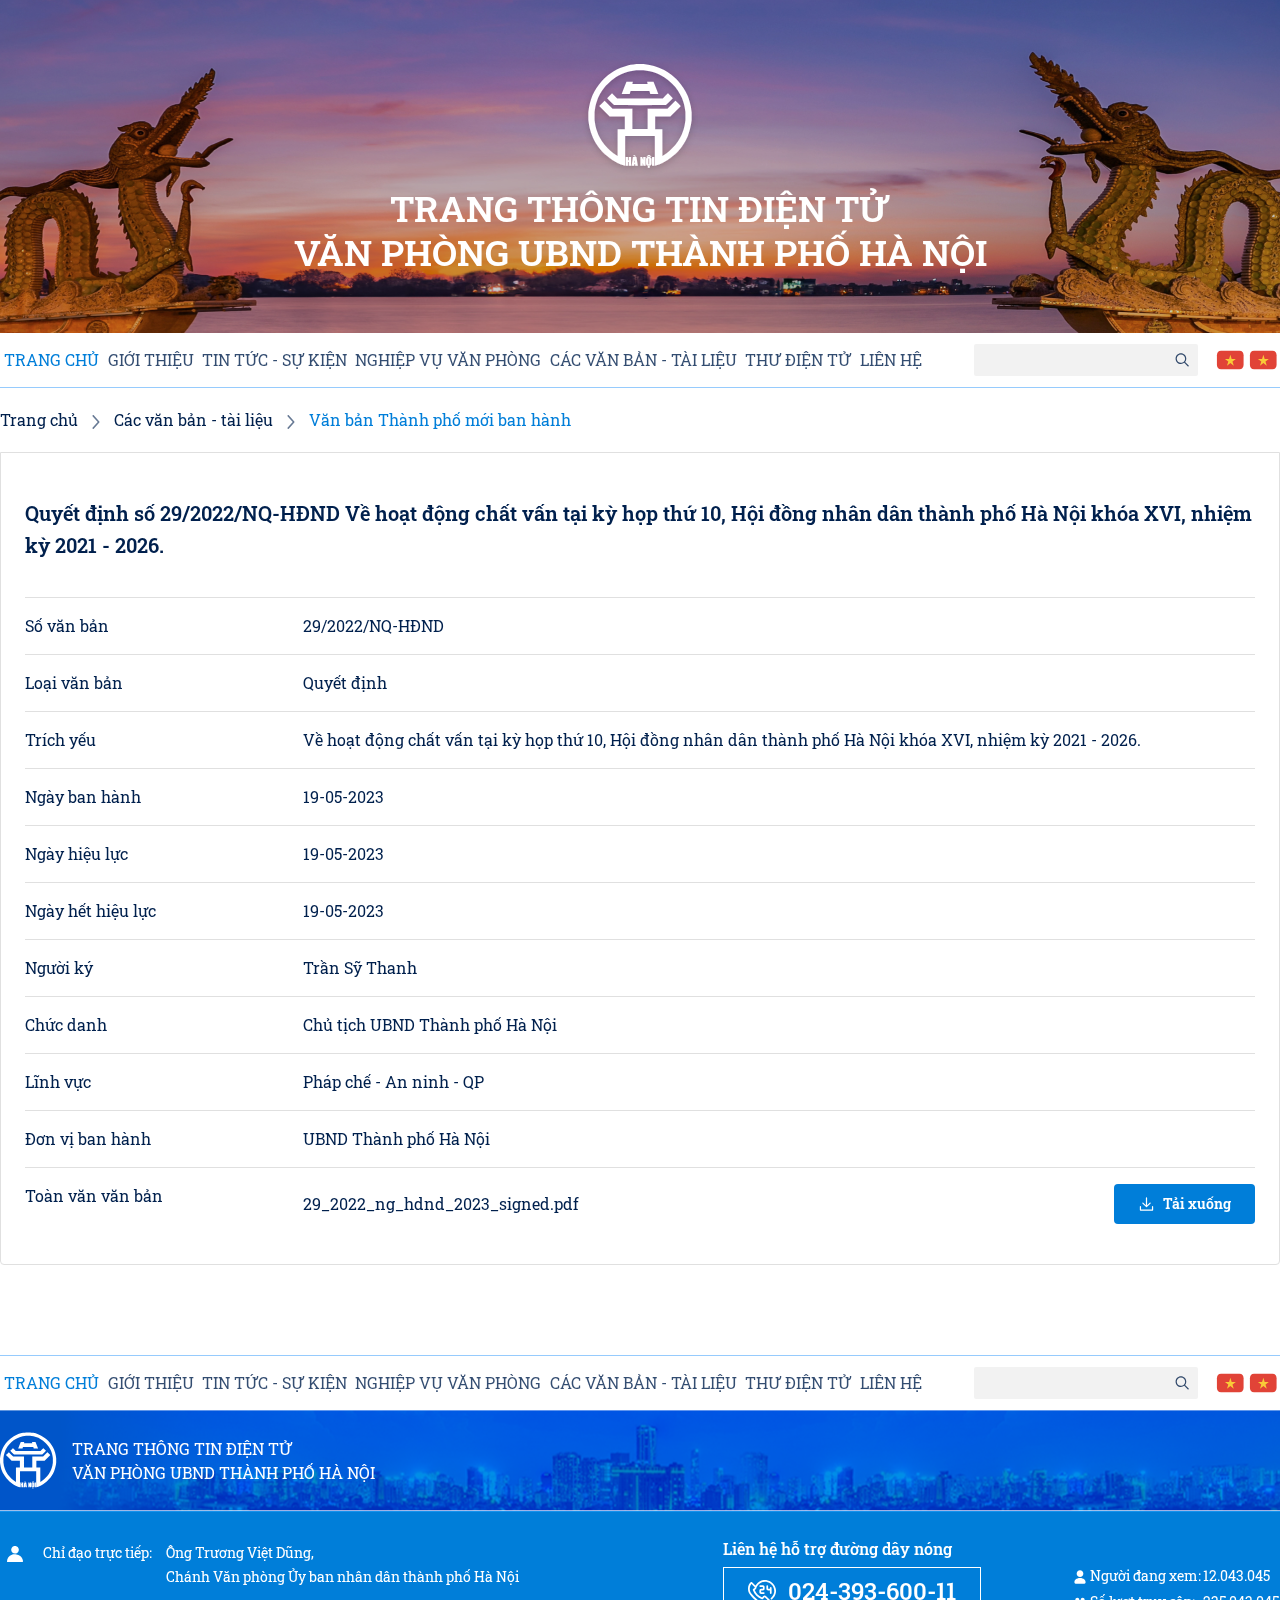
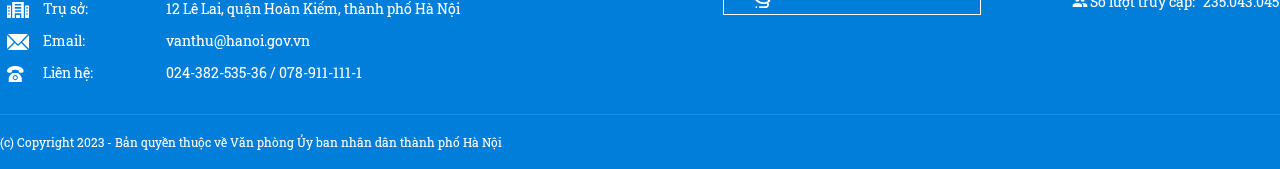
<file: 06-VanBan-ChiTiet.html>
<!DOCTYPE html>
<html>

<head>
  <title>Trang chủ</title>
  <meta charset="utf-8" />
  <meta name="MobileOptimized" content="device-width" />
  <meta content="width=device-width, initial-scale=1.0, maximum-scale=1.0, user-scalable=0" name="viewport" />
  <!--CSS-->
  <link rel="preconnect" href="https://fonts.googleapis.com" />
  <link rel="preconnect" href="https://fonts.gstatic.com" crossorigin />
  <link
    href="https://fonts.googleapis.com/css2?family=Inter:wght@100;200;300;400;500;600;700;800;900&family=Roboto+Slab:wght@100;200;300;400;500;600;700;800;900&display=swap"
    rel="stylesheet" />

  <link href="bootstrap/bootstrap.css" rel="stylesheet" />
  <link href="css/animate.css" rel="stylesheet" />
  <link href="css/font/fontawesome-all.css" rel="stylesheet" />
  <link href="js/Owl2/owl.carousel.css" rel="stylesheet" />
  <link href="css/style.css" rel="stylesheet" />
  <link href="css/css_rwd.css" rel="stylesheet" />
</head>

<body>
  <header style="--bg: url(../pic/bg_head.png)">
    <div class="wrp">
      <a href="/" class="logo" title="">
        <span class="icon">
          <svg width="116" height="116" viewBox="0 0 116 116" fill="none" xmlns="http://www.w3.org/2000/svg">
            <g filter="url(#filter0_d_656_4090)">
              <path
                d="M48.6071 4.84646C50.5798 4.62687 52.5207 4.19125 54.4934 4H61.4988C63.5458 4.20896 65.5646 4.6375 67.6046 4.88896C70.5017 5.61854 73.4554 6.21 76.2144 7.39291C78.3075 7.97728 80.1739 9.10353 82.1148 10.0456C84.5939 11.5083 87.0731 12.9321 89.3433 14.7241C91.8437 16.495 93.9474 18.7262 96.122 20.8902C100.028 25.3151 103.242 30.305 105.656 35.6908C106.322 37.7697 107.257 39.7637 107.732 41.9028C108.068 43.362 108.493 44.7964 108.794 46.2626C109.014 48.2318 109.453 50.1584 109.641 52.1488C109.641 54.8263 109.662 57.5003 109.641 60.1778C109.184 63.2555 108.826 66.3544 107.948 69.3471C107.452 71.7838 106.425 74.0398 105.653 76.388C103.241 81.7743 100.028 86.7643 96.122 91.1886C94.9958 92.303 93.8743 93.4245 92.7575 94.5531C88.2846 98.5059 83.2291 101.746 77.7691 104.158C76.1223 104.633 74.5817 105.447 72.8994 105.805C72.8569 95.8635 72.8994 85.9186 72.8781 75.9771C62.9615 75.9771 53.0448 75.9771 43.1282 75.9771C43.1069 85.9186 43.1459 95.86 43.1069 105.801C41.4211 105.447 39.884 104.633 38.2372 104.158C32.7772 101.746 27.7217 98.5059 23.2489 94.5531C21.6976 92.9133 19.9516 91.4471 18.581 89.6444C16.1301 86.8111 14.168 83.6236 12.3158 80.3759C11.4835 78.605 10.4245 76.9298 9.88618 75.035C9.26993 73.3669 8.59702 71.713 8.2216 69.9669C7.84619 68.2209 7.21223 66.4678 7.06348 64.6544C6.80848 63.082 6.52161 61.5165 6.35515 59.9334C6.35515 57.2559 6.3339 54.5784 6.35515 51.9045C6.81556 48.8303 7.17327 45.7278 8.0516 42.7351C8.53681 40.302 9.55681 38.0353 10.336 35.6943C12.7477 30.304 15.9623 25.3103 19.8701 20.8831C21.8251 18.9493 23.7022 16.9271 25.8909 15.2731C29.6414 12.3798 33.7171 9.93483 38.0353 7.98791C40.1142 7.32562 42.1082 6.38354 44.2474 5.90895C45.7065 5.5725 47.1444 5.1475 48.6071 4.84646ZM42.2959 13.0135C40.139 13.6191 38.2053 14.7525 36.2043 15.7371C34.4986 16.6562 32.8721 17.7152 31.3416 18.9033C28.6216 20.8016 26.3301 23.1993 24.0103 25.551C22.6468 27.1341 21.3718 28.7881 20.1145 30.4739C18.599 32.824 17.2613 35.284 16.1124 37.8335C15.7583 38.7047 15.5245 39.6291 15.1526 40.5003C13.6828 44.1341 13.1091 48.0334 12.5778 51.8939C12.5424 54.5678 12.5778 57.2453 12.5778 59.9228C13.0843 63.9992 13.7289 68.1182 15.3155 71.9326C16.378 75.2653 18.1205 78.3252 19.9445 81.2896C21.6587 83.6023 23.3551 85.9611 25.4589 87.9409C26.3336 88.7909 27.1624 89.6904 28.0584 90.5227C30.4526 92.4813 32.8326 94.5248 35.6199 95.9238C35.6199 87.0295 35.6199 78.1352 35.6199 69.2409C38.0353 69.2409 40.4472 69.2409 42.8626 69.2409C42.8626 65.0122 42.8626 60.7846 42.8626 56.5582C37.8015 56.537 32.737 56.5865 27.6759 56.537C24.2299 52.9953 20.6741 49.5705 17.228 46.0289C19.0662 44.3253 20.7697 42.4872 22.5866 40.7553C25.1826 43.4789 27.8991 46.0678 30.5234 48.7701C37.1428 48.8197 43.7551 48.7701 50.3744 48.7949C50.3744 55.5241 50.3744 62.2532 50.3744 68.9824C55.4626 68.9824 60.5532 68.9824 65.6461 68.9824C65.6461 62.2532 65.6461 55.5241 65.6461 48.7949C72.2654 48.7701 78.8777 48.8197 85.4793 48.7701C87.916 46.2626 90.4377 43.833 92.8708 41.3326C93.0833 41.1697 93.225 40.851 93.526 40.8333C95.2472 42.5545 96.9756 44.2757 98.6933 46.0005C98.6331 46.0997 98.5126 46.298 98.456 46.3972C95.0666 49.7653 91.6772 53.1263 88.3268 56.537C83.2623 56.5865 78.2012 56.537 73.1367 56.5618C73.1367 60.7881 73.1367 65.0145 73.1367 69.2409C75.5485 69.2409 77.9604 69.2409 80.3758 69.2409C80.3758 78.1352 80.3758 87.0295 80.3758 95.9238C81.7846 95.2184 83.1164 94.3686 84.3496 93.3879C86.445 91.8929 88.3923 90.2005 90.165 88.334C92.4174 86.2444 94.2556 83.7617 96.0654 81.2932C97.8893 78.3288 99.6389 75.2723 100.694 71.9361C102.263 68.1996 102.876 64.1622 103.418 60.1743C103.444 57.4141 103.444 54.6552 103.418 51.8974C103.032 49.2589 102.71 46.5849 101.983 44.0243C101.509 41.956 100.599 40.0293 99.9612 38.0035C98.7873 35.3872 97.4138 32.8652 95.8529 30.4597C94.1635 28.2072 92.4954 25.9087 90.4235 23.982C87.275 20.6574 83.6298 17.8414 79.6179 15.6343C77.7302 14.7241 75.9169 13.6333 73.8839 13.0702C69.9527 11.4127 65.7098 10.7044 61.4881 10.1979C59.0692 10.1979 56.6538 10.1767 54.2348 10.1979C50.1796 10.7469 46.089 11.3844 42.2853 12.9923L42.2959 13.0135Z"
                fill="white" />
              <path
                d="M44.4778 21.8675C46.6028 21.8427 48.7561 21.8675 50.8988 21.8675C50.704 22.5581 50.5446 23.2523 50.3392 23.9393H65.6534C65.4586 23.2523 65.2992 22.5581 65.0938 21.8675C67.2188 21.8675 69.3756 21.8675 71.5148 21.8675C73.1617 25.8979 74.681 29.9779 76.3031 34.0154C73.6292 34.0366 70.9552 34.0154 68.2813 34.0154C68.0611 32.9637 67.7808 31.9254 67.4419 30.9058C61.1448 30.9223 54.8478 30.9223 48.5507 30.9058C48.2117 31.9251 47.9326 32.9634 47.7149 34.0154C45.0374 34.0154 42.3634 34.0154 39.6895 34.0154C41.3115 29.9779 42.8274 25.8979 44.4778 21.8675Z"
                fill="white" />
              <path
                d="M29.571 33.686C29.7445 33.5514 29.9995 33.1158 30.2262 33.4345C31.8624 35.0991 33.5377 36.7318 35.1633 38.3928C50.3806 38.4212 65.5991 38.4212 80.8188 38.3928C82.4869 36.6787 84.1798 34.9928 85.8763 33.3105H86.0215C87.633 34.9185 89.2621 36.498 90.8311 38.152C88.5715 40.5143 86.195 42.7562 83.9248 45.122C66.6345 45.155 49.3441 45.155 32.0537 45.122C29.7835 42.7668 27.407 40.5178 25.1475 38.152C26.5641 36.6185 28.1189 35.1876 29.571 33.6683V33.686Z"
                fill="white" />
              <path
                d="M51.0723 95.127C51.6814 95.127 52.2871 95.127 52.8962 95.127C53.2893 95.6334 53.6506 96.1611 54.0189 96.6853C53.521 96.7067 53.0222 96.6854 52.5279 96.6215C51.9988 96.168 51.5116 95.6678 51.0723 95.127Z"
                fill="white" />
              <path
                d="M65.9927 95.18C66.6112 95.0702 67.2442 95.0702 67.8627 95.18C68.3935 95.6317 68.8809 96.1321 69.3183 96.6746C68.734 96.6746 68.1531 96.6746 67.5688 96.6746C67.5377 96.5276 67.4571 96.3958 67.3404 96.3012C67.2236 96.2065 67.078 96.1549 66.9277 96.1549C66.7775 96.1549 66.6318 96.2065 66.5151 96.3012C66.3984 96.3958 66.3178 96.5276 66.2867 96.6746C65.7023 96.6959 65.1179 96.7029 64.5371 96.6959C64.9755 96.1541 65.4628 95.6538 65.9927 95.2013V95.18Z"
                fill="white" />
              <path
                d="M43.6313 96.9297C44.4034 96.9297 45.1825 96.9297 45.9546 96.9297C45.9546 98.0489 45.9546 99.1716 45.9546 100.291H46.7232C46.7232 99.1716 46.7232 98.0489 46.7232 96.9297C47.4988 96.9297 48.2709 96.9297 49.0465 96.9297C49.0465 99.8622 49.0465 102.795 49.0465 105.727C48.2709 105.727 47.4988 105.727 46.7232 105.727C46.7232 104.516 46.7232 103.312 46.7232 102.104H45.9546C45.9546 103.312 45.9546 104.516 45.9546 105.727H43.6313C43.6242 102.802 43.6242 99.8693 43.6313 96.9297Z"
                fill="white" />
              <path
                d="M50.9235 96.9297C52.1028 96.9297 53.2751 96.9297 54.4651 96.9297C54.9008 99.8586 55.3293 102.795 55.8358 105.717C54.9645 105.717 54.0968 105.717 53.2291 105.717C53.2291 105.199 53.2291 104.679 53.2043 104.165H52.1949C52.1949 104.679 52.1949 105.199 52.1701 105.717C51.3024 105.717 50.4312 105.717 49.5635 105.717C50.0699 102.795 50.4985 99.8586 50.9341 96.9297M52.4287 100.826V102.639H52.9458V100.826H52.4287Z"
                fill="white" />
              <path
                d="M58.3887 96.929H60.1383C60.5243 97.8994 60.7333 98.9335 61.2008 99.8756C61.268 98.8946 61.2291 97.9135 61.2397 96.929C62.0118 96.929 62.7862 96.929 63.563 96.929C63.563 99.8614 63.563 102.794 63.563 105.726H61.5337C61.2008 104.852 61.1441 103.888 60.758 103.031C60.6837 103.927 60.7226 104.827 60.7155 105.726H58.3887C58.3887 102.794 58.3887 99.8591 58.3887 96.9219V96.929Z"
                fill="white" />
              <path
                d="M65.7239 97.0073C66.6553 96.8834 67.7639 96.7346 68.5572 97.3898C69.1203 97.8396 69.5984 98.5054 69.5347 99.2634V103.414C69.5878 104.477 68.6776 105.458 67.6753 105.716C66.8537 105.748 65.9257 105.908 65.1962 105.394C64.5622 104.941 64.0026 104.236 64.0735 103.414C64.0735 102.029 64.0735 100.648 64.0735 99.2634C64.0168 98.2398 64.8314 97.3757 65.7239 97.0073ZM66.4145 98.4913C66.4145 100.386 66.4145 102.288 66.4145 104.186H67.183C67.183 102.288 67.183 100.386 67.183 98.4913H66.4145Z"
                fill="white" />
              <path
                d="M70.0375 96.9297C70.8096 96.9297 71.5841 96.9297 72.3609 96.9297C72.3609 99.8622 72.3609 102.795 72.3609 105.727H70.0375C70.0305 102.802 70.0305 99.8693 70.0375 96.9297Z"
                fill="white" />
              <path d="M65.8945 106H67.7043V107.81H65.8945V106Z" fill="white" />
            </g>
            <defs>
              <filter id="filter0_d_656_4090" x="0.345703" y="0" width="115.304" height="115.81"
                filterUnits="userSpaceOnUse" color-interpolation-filters="sRGB">
                <feFlood flood-opacity="0" result="BackgroundImageFix" />
                <feColorMatrix in="SourceAlpha" type="matrix" values="0 0 0 0 0 0 0 0 0 0 0 0 0 0 0 0 0 0 127 0"
                  result="hardAlpha" />
                <feOffset dy="2" />
                <feGaussianBlur stdDeviation="3" />
                <feComposite in2="hardAlpha" operator="out" />
                <feColorMatrix type="matrix" values="0 0 0 0 0 0 0 0 0 0 0 0 0 0 0 0 0 0 0.15 0" />
                <feBlend mode="normal" in2="BackgroundImageFix" result="effect1_dropShadow_656_4090" />
                <feBlend mode="normal" in="SourceGraphic" in2="effect1_dropShadow_656_4090" result="shape" />
              </filter>
            </defs>
          </svg>
        </span>
        <span class="text">
          <span>TRANG THÔNG TIN ĐIỆN TỬ </span>
          <span>VĂN PHÒNG UBND THÀNH PHỐ HÀ NỘI </span>
        </span>
      </a>
    </div>
  </header>

  <div class="menu">
    <div class="wrp">
      <ul class="menuMain">
        <li class="active"><a href="">TRANG CHỦ</a></li>
        <li>
          <a href="">GIỚI THIỆU</a>
          <span class="openSub">
            <i class="far fa-angle-down"></i>
          </span>
          <ul>
            <li><a href="" title="">Thông tin chung </a></li>
            <li><a href="" title="">Chức năng nhiệm vụ</a></li>
            <li>
              <a href="" title="">Lãnh đạo Văn phòng UBND Thành phố</a>
              <ul>
                <li>
                  <a href="#" title="">Lãnh đạo Văn phòng UBND TP đương nhiệm</a>
                </li>
                <li>
                  <a href="#" title="">Lãnh đạo Văn phòng UBND TP qua các thời kỳ</a>
                </li>
              </ul>
            </li>
            <li><a href="" title="">Bộ máy, cơ cấu, tổ chức</a></li>
            <li>
              <a href="#" title="">Thông tin các phòng/ban/đơn vị</a>
            </li>
            <li>
              <a href="#" title="">
                Thông tin Lãnh đạo cấp phòng/ban/đơn vị</a>
            </li>
          </ul>
        </li>
        <li><a href="">TIN TỨC - SỰ KIỆN </a></li>
        <li><a href="">NGHIỆP VỤ VĂN PHÒNG </a></li>
        <li><a href="">CÁC VĂN BẢN - TÀI LIỆU </a></li>
        <li><a href="">THƯ ĐIỆN TỬ </a></li>
        <li><a href="">LIÊN HỆ </a></li>
      </ul>
      <div class="searchBox">
        <input type="search" title="" placeholder="" class="ips" />
        <a href="" title="" class="btnSearch">
          <svg width="17" height="16" viewBox="0 0 17 16" fill="none" xmlns="http://www.w3.org/2000/svg">
            <path fill-rule="evenodd" clip-rule="evenodd"
              d="M10.2789 10.8698C9.36306 11.6024 8.20131 12.0405 6.93724 12.0405C3.98045 12.0405 1.5835 9.64355 1.5835 6.68675C1.5835 3.72996 3.98045 1.33301 6.93724 1.33301C9.89403 1.33301 12.291 3.72996 12.291 6.68675C12.291 7.95086 11.8529 9.11264 11.1202 10.0285L14.9168 13.8251L14.0755 14.6664L10.2789 10.8698ZM2.77322 6.68675C2.77322 4.38703 4.63751 2.52273 6.93724 2.52273C9.23697 2.52273 11.1013 4.38703 11.1013 6.68675C11.1013 7.80829 10.6579 8.82626 9.93682 9.57495L9.82544 9.68633C9.07675 10.4074 8.05878 10.8508 6.93724 10.8508C4.63751 10.8508 2.77322 8.98648 2.77322 6.68675Z"
              fill="#00204D" fill-opacity="0.8" style="mix-blend-mode: multiply" />
          </svg>
        </a>
      </div>
      <ul class="language">
        <li class="active">
          <a href="#" title="">
            <svg xmlns="http://www.w3.org/2000/svg" width="33" height="32" viewBox="0 0 33 32" fill="none">
              <path
                d="M29.5832 20.667C29.5832 23.2443 28.1778 25.3337 25.4165 25.3337H7.08317C4.32192 25.3337 2.9165 23.2443 2.9165 20.667V11.3337C2.9165 8.75639 4.32192 6.66699 7.08317 6.66699H25.4165C28.1778 6.66699 29.5832 8.75639 29.5832 11.3337V20.667Z"
                fill="#E14337" />
              <path
                d="M21.8299 14.8751L17.6645 14.8814L16.3715 10.6672L15.0882 14.8814L10.9174 14.8751L14.2949 17.4405L12.9865 21.628L16.374 19.0276L19.7686 21.628L18.4574 17.4405L21.8299 14.8751Z"
                fill="#F9CB38" />
            </svg>
          </a>
        </li>
        <li>
          <a href="#" title="">
            <svg xmlns="http://www.w3.org/2000/svg" width="33" height="32" viewBox="0 0 33 32" fill="none">
              <path
                d="M29.5832 20.667C29.5832 23.2443 28.1778 25.3337 25.4165 25.3337H7.08317C4.32192 25.3337 2.9165 23.2443 2.9165 20.667V11.3337C2.9165 8.75639 4.32192 6.66699 7.08317 6.66699H25.4165C28.1778 6.66699 29.5832 8.75639 29.5832 11.3337V20.667Z"
                fill="#E14337" />
              <path
                d="M21.8299 14.8751L17.6645 14.8814L16.3715 10.6672L15.0882 14.8814L10.9174 14.8751L14.2949 17.4405L12.9865 21.628L16.374 19.0276L19.7686 21.628L18.4574 17.4405L21.8299 14.8751Z"
                fill="#F9CB38" />
            </svg>
          </a>
        </li>
      </ul>
      <a href="javascript://" class="openList">
        <hr />
        <hr />
        <hr />
      </a>
      <div id="overlay"></div>
    </div>
  </div>
  <div id="pathway">
    <div class="wrp">
      <ul>
        <li><a href="" title="">Trang chủ</a></li>
        <li>
          <svg xmlns="http://www.w3.org/2000/svg" width="20" height="20" viewBox="0 0 20 20" fill="none">
            <path
              d="M7.76928 3.37007C7.46976 3.04331 6.97599 3.04331 6.67646 3.37007C6.38649 3.6864 6.38649 4.19239 6.67646 4.50872L11.7101 10L6.67646 15.4913C6.38649 15.8076 6.38649 16.3136 6.67646 16.6299C6.97599 16.9567 7.46976 16.9567 7.76928 16.6299L13.3248 10.5693C13.6148 10.253 13.6148 9.74701 13.3248 9.43067L7.76928 3.37007Z"
              fill="#00204D" fill-opacity="0.6" style="mix-blend-mode: multiply" />
          </svg>
        </li>
        <li><a href="" title="">Các văn bản - tài liệu</a></li>
        <li>
          <svg xmlns="http://www.w3.org/2000/svg" width="20" height="20" viewBox="0 0 20 20" fill="none">
            <path
              d="M7.76928 3.37007C7.46976 3.04331 6.97599 3.04331 6.67646 3.37007C6.38649 3.6864 6.38649 4.19239 6.67646 4.50872L11.7101 10L6.67646 15.4913C6.38649 15.8076 6.38649 16.3136 6.67646 16.6299C6.97599 16.9567 7.46976 16.9567 7.76928 16.6299L13.3248 10.5693C13.6148 10.253 13.6148 9.74701 13.3248 9.43067L7.76928 3.37007Z"
              fill="#00204D" fill-opacity="0.6" style="mix-blend-mode: multiply" />
          </svg>
        </li>
        <li class="active">
          <a href="" title="">Văn bản Thành phố mới ban hành</a>
        </li>
      </ul>
    </div>
  </div>
  <div id="container" class="inside">
    <div class="wrp">
      <div id="document" class="detail">
        <h1 class="title">
          Quyết định số 29/2022/NQ-HĐND Về hoạt động chất vấn tại kỳ họp thứ
          10, Hội đồng nhân dân thành phố Hà Nội khóa XVI, nhiệm kỳ 2021 -
          2026.
        </h1>
        <div class="content">
          <div class="item">
            <div class="left">Số văn bản</div>
            <div class="right">29/2022/NQ-HĐND</div>
          </div>
          <div class="item">
            <div class="left">Loại văn bản</div>
            <div class="right">Quyết định</div>
          </div>
          <div class="item">
            <div class="left">Trích yếu</div>
            <div class="right">
              Về hoạt động chất vấn tại kỳ họp thứ 10, Hội đồng nhân dân thành
              phố Hà Nội khóa XVI, nhiệm kỳ 2021 - 2026.
            </div>
          </div>
          <div class="item">
            <div class="left">Ngày ban hành</div>
            <div class="right">19-05-2023</div>
          </div>
          <div class="item">
            <div class="left">Ngày hiệu lực</div>
            <div class="right">19-05-2023</div>
          </div>
          <div class="item">
            <div class="left">Ngày hết hiệu lực</div>
            <div class="right">19-05-2023</div>
          </div>
          <div class="item">
            <div class="left">Người ký</div>
            <div class="right">Trần Sỹ Thanh</div>
          </div>
          <div class="item">
            <div class="left">Chức danh</div>
            <div class="right">Chủ tịch UBND Thành phố Hà Nội</div>
          </div>
          <div class="item">
            <div class="left">Lĩnh vực</div>
            <div class="right">Pháp chế - An ninh - QP</div>
          </div>
          <div class="item">
            <div class="left">Đơn vị ban hành</div>
            <div class="right">UBND Thành phố Hà Nội</div>
          </div>
          <div class="item">
            <div class="left">Toàn văn văn bản</div>
            <div class="right">
              <a href="" title="" class="link">
                29_2022_ng_hdnd_2023_signed.pdf
              </a>
              <a href="" title="" class="btnDownload" download>
                <svg xmlns="http://www.w3.org/2000/svg" width="17" height="16" viewBox="0 0 17 16" fill="none">
                  <path
                    d="M8.49931 1.33301C8.83403 1.33301 9.10537 1.59255 9.10537 1.91272V9.20798L11.7058 6.72057C11.9425 6.49418 12.3263 6.49418 12.5629 6.72057C12.7996 6.94697 12.7996 7.31402 12.5629 7.54041L8.94699 10.9991C8.87038 11.0794 8.77051 11.139 8.65758 11.1681C8.45471 11.2209 8.22878 11.1711 8.06947 11.0187L4.43311 7.54041C4.19643 7.31402 4.19643 6.94697 4.43311 6.72057C4.66979 6.49418 5.05353 6.49418 5.29021 6.72057L7.89325 9.21044V1.91272C7.89325 1.59255 8.16459 1.33301 8.49931 1.33301Z"
                    fill="white" />
                  <path
                    d="M2.43809 10.0287C2.77281 10.0287 3.04415 10.2883 3.04415 10.6084V13.507H13.9532V10.6084C13.9532 10.2883 14.2246 10.0287 14.5593 10.0287C14.894 10.0287 15.1654 10.2883 15.1654 10.6084V14.0867C15.1654 14.4069 14.894 14.6664 14.5593 14.6664H2.43809C2.10337 14.6664 1.83203 14.4069 1.83203 14.0867V10.6084C1.83203 10.2883 2.10337 10.0287 2.43809 10.0287Z"
                    fill="white" />
                </svg>
                Tải xuống
              </a>
            </div>
          </div>
        </div>
      </div>
    </div>
  </div>
  <div class="menu menuFoot">
    <div class="wrp">
      <ul class="menuMain">
        <li class="active"><a href="">TRANG CHỦ</a></li>
        <li>
          <a href="">GIỚI THIỆU</a>
          <ul>
            <li><a href="" title="">Thông tin chung </a></li>
            <li><a href="" title="">Chức năng nhiệm vụ</a></li>
            <li>
              <a href="" title="">Lãnh đạo Văn phòng UBND Thành phố</a>
              <ul>
                <li>
                  <a href="#" title="">Lãnh đạo Văn phòng UBND TP đương nhiệm</a>
                </li>
                <li>
                  <a href="#" title="">Lãnh đạo Văn phòng UBND TP qua các thời kỳ</a>
                </li>
              </ul>
            </li>
            <li><a href="" title="">Bộ máy, cơ cấu, tổ chức</a></li>
            <li>
              <a href="#" title="">Thông tin các phòng/ban/đơn vị</a>
            </li>
            <li>
              <a href="#" title="">
                Thông tin Lãnh đạo cấp phòng/ban/đơn vị</a>
            </li>
          </ul>
        </li>
        <li><a href="">TIN TỨC - SỰ KIỆN </a></li>
        <li><a href="">NGHIỆP VỤ VĂN PHÒNG </a></li>
        <li><a href="">CÁC VĂN BẢN - TÀI LIỆU </a></li>
        <li><a href="">THƯ ĐIỆN TỬ </a></li>
        <li><a href="">LIÊN HỆ </a></li>
      </ul>
      <div class="searchBox">
        <input type="search" title="" placeholder="" class="ips" />
        <a href="" title="" class="btnSearch">
          <svg width="17" height="16" viewBox="0 0 17 16" fill="none" xmlns="http://www.w3.org/2000/svg">
            <path fill-rule="evenodd" clip-rule="evenodd"
              d="M10.2789 10.8698C9.36306 11.6024 8.20131 12.0405 6.93724 12.0405C3.98045 12.0405 1.5835 9.64355 1.5835 6.68675C1.5835 3.72996 3.98045 1.33301 6.93724 1.33301C9.89403 1.33301 12.291 3.72996 12.291 6.68675C12.291 7.95086 11.8529 9.11264 11.1202 10.0285L14.9168 13.8251L14.0755 14.6664L10.2789 10.8698ZM2.77322 6.68675C2.77322 4.38703 4.63751 2.52273 6.93724 2.52273C9.23697 2.52273 11.1013 4.38703 11.1013 6.68675C11.1013 7.80829 10.6579 8.82626 9.93682 9.57495L9.82544 9.68633C9.07675 10.4074 8.05878 10.8508 6.93724 10.8508C4.63751 10.8508 2.77322 8.98648 2.77322 6.68675Z"
              fill="#00204D" fill-opacity="0.8" style="mix-blend-mode: multiply" />
          </svg>
        </a>
      </div>
      <ul class="language">
        <li class="active">
          <a href="#" title="">
            <svg xmlns="http://www.w3.org/2000/svg" width="33" height="32" viewBox="0 0 33 32" fill="none">
              <path
                d="M29.5832 20.667C29.5832 23.2443 28.1778 25.3337 25.4165 25.3337H7.08317C4.32192 25.3337 2.9165 23.2443 2.9165 20.667V11.3337C2.9165 8.75639 4.32192 6.66699 7.08317 6.66699H25.4165C28.1778 6.66699 29.5832 8.75639 29.5832 11.3337V20.667Z"
                fill="#E14337" />
              <path
                d="M21.8299 14.8751L17.6645 14.8814L16.3715 10.6672L15.0882 14.8814L10.9174 14.8751L14.2949 17.4405L12.9865 21.628L16.374 19.0276L19.7686 21.628L18.4574 17.4405L21.8299 14.8751Z"
                fill="#F9CB38" />
            </svg>
          </a>
        </li>
        <li>
          <a href="#" title="">
            <svg xmlns="http://www.w3.org/2000/svg" width="33" height="32" viewBox="0 0 33 32" fill="none">
              <path
                d="M29.5832 20.667C29.5832 23.2443 28.1778 25.3337 25.4165 25.3337H7.08317C4.32192 25.3337 2.9165 23.2443 2.9165 20.667V11.3337C2.9165 8.75639 4.32192 6.66699 7.08317 6.66699H25.4165C28.1778 6.66699 29.5832 8.75639 29.5832 11.3337V20.667Z"
                fill="#E14337" />
              <path
                d="M21.8299 14.8751L17.6645 14.8814L16.3715 10.6672L15.0882 14.8814L10.9174 14.8751L14.2949 17.4405L12.9865 21.628L16.374 19.0276L19.7686 21.628L18.4574 17.4405L21.8299 14.8751Z"
                fill="#F9CB38" />
            </svg>
          </a>
        </li>
      </ul>
    </div>
  </div>
  <div id="bannerFoot" style="--bg: url(../pic/bg_foot.png)">
    <div class="wrp">
      <div class="logo">
        <span class="image">
          <svg xmlns="http://www.w3.org/2000/svg" width="57" height="57" viewBox="0 0 57 57" fill="none">
            <path
              d="M23.0432 0.834704C24.0978 0.709331 25.1525 0.479478 26.2071 0.375H30.0248C31.1427 0.489925 32.2395 0.719767 33.3468 0.855588C34.9453 1.17868 36.5148 1.62941 38.0399 2.20336C39.1365 2.58355 40.1955 3.06267 41.2037 3.6347C42.5728 4.38175 43.8873 5.22313 45.1374 6.15261C46.4645 7.15753 47.7029 8.2725 48.8391 9.48545C50.9622 11.8739 52.7113 14.5646 54.0278 17.4676C54.3864 18.5855 54.8926 19.6616 55.1563 20.8213C55.3356 21.6049 55.5676 22.378 55.7363 23.172C55.8523 24.2168 56.0949 25.2616 56.2003 26.3064C56.2003 27.7481 56.2003 29.1899 56.2003 30.6317C56.0082 32.2985 55.6981 33.9498 55.2723 35.5735C54.9407 36.8652 54.5287 38.1353 54.0384 39.3765C52.722 42.282 50.969 44.9732 48.8391 47.3586L47.0146 49.1765C44.5802 51.3221 41.8271 53.084 38.8519 54.4004C37.9555 54.6511 37.1223 55.0899 36.1943 55.2884C36.1943 49.9183 36.1943 44.5586 36.1943 39.1989H20.027C20.027 44.5586 20.027 49.9183 20.027 55.2884C19.1095 55.0899 18.2658 54.6511 17.3694 54.4004C14.3956 53.0814 11.643 51.3198 9.20668 49.1765C8.31409 48.3394 7.46575 47.4571 6.66506 46.5332C5.37205 44.9758 4.23144 43.3001 3.25864 41.5287C2.73618 40.607 2.29511 39.6422 1.94037 38.6452C1.57037 37.7597 1.26723 36.8482 1.03342 35.9183C0.760126 34.9751 0.548754 34.0154 0.400642 33.0452C0.263542 32.1989 0.105365 31.3526 0.0209961 30.4959C0.0209961 29.0541 0.0209961 27.6123 0.0209961 26.1705C0.21405 24.5005 0.524125 22.8457 0.94903 21.2183C1.28091 19.9289 1.69662 18.662 2.1935 17.4258C3.50217 14.5185 5.25195 11.8267 7.38219 9.44365C8.40534 8.36166 9.50113 7.34941 10.6621 6.4138C12.7068 4.85748 14.9256 3.53938 17.2745 2.48547C18.3797 2.05668 19.506 1.68355 20.6493 1.36755C21.4508 1.17949 22.2312 0.94962 23.0221 0.792904M19.5946 5.20186C18.4429 5.58361 17.3304 6.07342 16.2726 6.66457C15.3477 7.16453 14.4628 7.73383 13.6255 8.36753C12.1912 9.44541 10.8571 10.6482 9.63908 11.9616C8.8903 12.8183 8.2048 13.7063 7.52985 14.6153C6.69818 15.8817 5.96485 17.2089 5.33623 18.5854C5.13586 19.0556 5.0093 19.5571 4.80893 20.0272C4.08378 22.0088 3.61256 24.0727 3.4063 26.1705C3.4063 27.6123 3.4063 29.0541 3.4063 30.4959C3.61156 32.7116 4.1152 34.8902 4.90384 36.9735C5.52716 38.7537 6.37399 40.449 7.42438 42.0198C8.31138 43.3047 9.31382 44.5077 10.4195 45.6138C10.8941 46.0735 11.3475 46.5541 11.8327 47.0034C13.0951 48.1218 14.478 49.0993 15.9562 49.9183V35.563H19.8794V28.7198C17.1268 28.7198 14.3637 28.7198 11.6112 28.7198C9.73399 26.8183 7.7935 24.9586 5.91629 23.0571C6.91817 22.1377 7.84622 21.1347 8.83756 20.2049C10.2507 21.678 11.7378 23.078 13.1615 24.5302C16.7683 24.5302 20.3645 24.5302 23.9713 24.5302C23.9713 28.166 23.9713 31.8436 23.9713 35.4272H32.2817C32.2817 31.7914 32.2817 28.166 32.2817 24.5302C35.8779 24.5302 39.4847 24.5302 43.0809 24.5302C44.4097 23.1825 45.7807 21.866 47.1096 20.5183C47.2256 20.4347 47.3099 20.2571 47.4681 20.2467L50.2839 23.0362C50.2321 23.1054 50.1863 23.1788 50.1468 23.2556C48.3013 25.0735 46.4557 26.881 44.6312 28.7198C41.8787 28.7198 39.1261 28.7198 36.363 28.7198V35.563H40.3073C40.3073 40.369 40.3073 45.1646 40.3073 49.9601C41.0733 49.5783 41.7977 49.1197 42.4692 48.5914C43.6075 47.7824 44.6667 46.8694 45.6331 45.8645C46.823 44.6993 47.8999 43.4261 48.8497 42.0616C49.8918 40.4861 50.738 38.7918 51.3702 37.0153C52.1405 34.9746 52.637 32.8424 52.8467 30.6735C52.8467 29.1899 52.8467 27.6959 52.8467 26.2123C52.6763 24.7802 52.4157 23.36 52.0662 21.9601C51.8131 20.8526 51.3174 19.8078 51.0116 18.7213C50.369 17.3135 49.6217 15.9551 48.7758 14.6571C47.8928 13.4071 46.9012 12.236 45.8124 11.1571C44.0961 9.36539 42.1112 7.84656 39.9276 6.65411C38.918 6.09905 37.8589 5.63739 36.7638 5.275C34.6019 4.44856 32.3333 3.92801 30.0248 3.72872H26.07C23.8468 3.9491 21.6625 4.45846 19.5735 5.24366L19.5946 5.20186Z"
              fill="white" />
            <path
              d="M20.7651 10.0181C21.9357 10.0181 23.0958 10.0181 24.2664 10.0181L23.9605 11.136H32.292C32.1865 10.7599 32.1022 10.3942 31.9967 10.0181C33.1568 10.0181 34.3274 10.0181 35.4875 10.0181C36.3839 12.1912 37.217 14.3852 38.0924 16.5688H33.7263C33.6074 16 33.456 15.4385 33.2728 14.8867H22.9798C22.7965 15.4385 22.6451 16 22.5263 16.5688H18.1602C19.046 14.3852 19.8686 12.1912 20.7651 10.0181Z"
              fill="white" />
            <path
              d="M12.6553 16.3913C12.7502 16.3182 12.8873 16.0779 13.0139 16.2555C13.8998 17.154 14.8173 18.0316 15.7032 18.9406H40.5604C41.4674 18.0107 42.3849 17.1017 43.313 16.1928H43.3868C44.2727 17.06 45.1586 17.9167 46.0128 18.8047C44.7789 20.0794 43.4817 21.3017 42.2478 22.5659C32.8266 22.5659 23.4124 22.5659 14.0052 22.5659C12.7713 21.3017 11.4741 20.0794 10.2402 18.8047C11.0312 17.9794 11.8644 17.2062 12.6553 16.3913Z"
              fill="white" />
            <path
              d="M24.3613 49.5317H25.3527C25.5636 49.8034 25.764 50.0855 25.9643 50.3675C25.6943 50.3938 25.4223 50.3938 25.1523 50.3675C24.861 50.1159 24.596 49.8359 24.3613 49.5317Z"
              fill="white" />
            <path
              d="M32.5349 49.5633C32.8831 49.4952 33.2413 49.4952 33.5895 49.5633C33.8826 49.8049 34.151 50.0743 34.391 50.3677H33.4313C33.412 50.2907 33.3673 50.2224 33.3042 50.1735C33.2412 50.1246 33.1634 50.0981 33.0833 50.0981C33.0032 50.0981 32.9254 50.1246 32.8624 50.1735C32.7993 50.2224 32.7546 50.2907 32.7353 50.3677H31.7861C32.0224 50.0745 32.2874 49.805 32.5771 49.5633H32.5349Z"
              fill="white" />
            <path
              d="M20.3013 50.5034H21.5668C21.5668 51.1094 21.5668 51.7154 21.5668 52.3214H21.9887C21.9887 51.7154 21.9887 51.1094 21.9887 50.5034H23.2542V55.2572H21.9887C21.9887 54.599 21.9887 53.9512 21.9887 53.3035H21.5773C21.5773 53.9512 21.5773 54.599 21.5773 55.2572H20.3118L20.3013 50.5034Z"
              fill="white" />
            <path
              d="M24.2772 50.5137H26.2072C26.4497 52.0913 26.6817 53.648 26.9559 55.2465H25.5322C25.5322 54.9644 25.5322 54.6824 25.5322 54.4107H24.9838C24.9838 54.6824 24.9838 54.9644 24.9838 55.2465H23.5601C23.8343 53.6689 24.0663 52.1122 24.3089 50.5137M25.1315 52.6032V53.5331H25.4162C25.4162 53.2092 25.4162 52.8853 25.4162 52.5615L25.1315 52.6032Z"
              fill="white" />
            <path
              d="M28.3164 50.5034H29.2761C29.487 51.0363 29.5925 51.5482 29.8456 52.102C29.8456 51.5691 29.8456 51.0571 29.8456 50.5034H31.1111C31.1111 52.0915 31.1111 53.6378 31.1111 55.2572H30.0565C29.8667 54.7766 29.835 54.2646 29.6241 53.8049C29.6241 54.2855 29.6241 54.7662 29.6241 55.2572H28.3164V50.5034Z"
              fill="white" />
            <path
              d="M32.3346 50.5452C32.5921 50.4742 32.8615 50.4562 33.1262 50.4921C33.391 50.528 33.6456 50.6172 33.8743 50.7541C34.0439 50.8702 34.1812 51.0267 34.2734 51.2094C34.3656 51.392 34.4097 51.5948 34.4016 51.7989V54.0451C34.3897 54.3388 34.2796 54.6203 34.0888 54.8453C33.8979 55.0703 33.637 55.2262 33.347 55.2884C32.893 55.3763 32.4224 55.3139 32.0077 55.1108C31.8238 55.0033 31.671 54.8507 31.5638 54.6677C31.4567 54.4847 31.3989 54.2775 31.396 54.066V51.7571C31.4057 51.4893 31.4963 51.2307 31.6561 51.0146C31.816 50.7985 32.0376 50.635 32.2924 50.5452M32.6721 51.3496C32.6721 52.3944 32.6721 53.4391 32.6721 54.4212H33.0834C33.0834 53.3765 33.0834 52.3317 33.0834 51.3496H32.6721Z"
              fill="white" />
            <path d="M34.644 50.5034H35.9096V55.2572H34.644C34.644 53.6691 34.644 52.0915 34.644 50.5034Z"
              fill="white" />
            <path d="M32.4292 55.3931H33.41V56.3751H32.4292V55.3931Z" fill="white" />
          </svg>
        </span>
        <span class="text">
          <span>TRANG THÔNG TIN ĐIỆN TỬ </span>
          <span>VĂN PHÒNG UBND THÀNH PHỐ HÀ NỘI</span>
        </span>
      </div>
    </div>
  </div>
  <footer>
    <div class="wrp">
      <div class="left">
        <table>
          <tr>
            <td>
              <svg xmlns="http://www.w3.org/2000/svg" width="16" height="16" viewBox="0 0 16 16" fill="none">
                <path
                  d="M15.9139 14.4345C15.5989 12.5802 14.7052 11.0583 13.2239 9.89556C12.0998 9.01311 10.8198 8.49996 9.38998 8.40717C8.71066 8.3632 8.02725 8.37773 7.3457 8.36991C6.50249 8.36266 5.66402 8.49681 4.86521 8.76679C2.03685 9.70551 0.0149478 12.484 3.42587e-05 15.4657C-0.00220277 15.8864 0.104429 15.9945 0.522008 15.9945H15.5157C15.8543 15.9945 16.0131 15.8454 16.0004 15.5078C15.9844 15.1489 15.9739 14.7871 15.9139 14.4345Z"
                  fill="white" />
                <path
                  d="M7.99037 7.61768C8.74474 7.61937 9.48267 7.39739 10.1108 6.97982C10.7389 6.56225 11.229 5.96786 11.5191 5.27182C11.8092 4.57579 11.8862 3.8094 11.7405 3.06961C11.5947 2.32981 11.2326 1.64985 10.7002 1.11575C10.1677 0.581649 9.48866 0.217403 8.74902 0.0690917C8.00938 -0.0792196 7.24235 -0.00493181 6.54496 0.282557C5.84757 0.570046 5.25116 1.05782 4.83118 1.68417C4.41119 2.31052 4.18651 3.0473 4.18555 3.8013C4.18555 5.8975 5.89538 7.61395 7.99037 7.61768Z"
                  fill="white" />
              </svg>
            </td>
            <td>Chỉ đạo trực tiếp:</td>
            <td>
              <p>Ông Trương Việt Dũng,</p>
              <p>Chánh Văn phòng Ủy ban nhân dân thành phố Hà Nội</p>
            </td>
          </tr>
          <tr>
            <td>
              <svg xmlns="http://www.w3.org/2000/svg" width="22" height="16" viewBox="0 0 22 16" fill="none">
                <g clip-path="url(#clip0_656_3124)">
                  <path
                    d="M5.19922 -0.00537109V15.9946H7.77722V11.3412H14.2227V15.9946H16.802V-0.00537109H5.19922ZM14.2063 9.75109H7.78669V8.22439H14.2063V9.75109ZM14.2136 6.64258H7.79358V5.11588H14.2136V6.64258ZM14.2136 3.52939H7.79358V2.00268H14.2136V3.52939Z"
                    fill="white" />
                  <path
                    d="M0 3.51953V15.9952H3.91006V3.51953H0ZM1.34583 5.1133H2.61072V6.6452H1.34583V5.1133ZM1.33894 8.22701H2.61029V9.74852H1.33894V8.22701ZM2.61116 12.8627H1.3398V11.3381H2.61116V12.8627Z"
                    fill="white" />
                  <path
                    d="M18.0898 3.54102V15.9964H22.0003V3.54102H18.0898ZM20.6549 12.8697H19.3887V11.3435H20.6549V12.8697ZM19.3905 9.76012V8.23393H20.6532V9.76012H19.3905ZM20.6584 6.63809H19.3853V5.11451H20.6567L20.6584 6.63809Z"
                    fill="white" />
                  <path d="M9.06641 12.9004V15.9949H12.9338V12.9004H9.06641Z" fill="white" />
                </g>
                <defs>
                  <clipPath id="clip0_656_3124">
                    <rect width="22" height="16" fill="white" transform="translate(0 -0.00537109)" />
                  </clipPath>
                </defs>
              </svg>
            </td>
            <td>Trụ sở:</td>
            <td>
              <a href="" title="">12 Lê Lai, quận Hoàn Kiếm, thành phố Hà Nội</a>
            </td>
          </tr>
          <tr>
            <td>
              <svg xmlns="http://www.w3.org/2000/svg" width="22" height="16" viewBox="0 0 22 16" fill="none">
                <path
                  d="M21.8295 1.19385L15.1875 7.99798L21.8278 14.8106C21.8799 14.6584 21.9406 14.4799 22 14.3019V1.68654L21.8295 1.19385Z"
                  fill="white" />
                <path
                  d="M10.3977 9.80413C10.7903 10.2114 11.2157 10.2083 11.6139 9.79523C14.6522 6.64567 17.6902 3.49581 20.7281 0.345649C20.7712 0.301143 20.8142 0.249957 20.915 0.136466C20.5736 0.0852835 20.2898 0.00561718 20.0057 0.0029468C16.3604 -0.00565776 12.7161 -0.00758658 9.07288 -0.00283924C6.71006 -0.00283924 4.34723 -0.00684459 1.98484 0.0029468C1.70671 0.0029468 1.42858 0.0803902 1.15088 0.122226C1.15088 0.151155 1.15088 0.180084 1.15088 0.211239C1.19006 0.25352 1.22795 0.297136 1.26799 0.338526L10.3977 9.80413Z"
                  fill="white" />
                <path
                  d="M14.0703 9.12393C13.4994 9.71631 12.9414 10.3234 12.3507 10.8944C11.5964 11.6238 10.4159 11.619 9.65511 10.8975C9.2702 10.5326 8.91242 10.1373 8.54216 9.75592C8.27996 9.48621 8.01732 9.21695 7.79129 8.98418L1.14111 15.8039C1.42872 15.9463 1.7189 15.9908 2.0233 15.9908C8.00929 15.9887 13.9951 15.9887 19.9808 15.9908C20.0593 15.997 20.1382 15.9954 20.2163 15.9859C20.4316 15.9414 20.6469 15.8862 20.9018 15.8252C18.6453 13.5109 16.437 11.2442 14.2077 8.95703C14.1646 9.01502 14.1188 9.07072 14.0703 9.12393Z"
                  fill="white" />
                <path
                  d="M0.186046 1.16455C0.0623478 1.43008 -0.00125743 1.72124 5.08626e-05 2.01596C0.00263412 5.0142 0.00263412 8.01245 5.08626e-05 11.0107C5.08626e-05 12.0174 5.08626e-05 13.0242 5.08626e-05 14.0309C-0.00205996 14.304 0.06156 14.5733 0.185184 14.8147L6.83923 7.99138L0.186046 1.16455Z"
                  fill="white" />
              </svg>
            </td>
            <td>Email:</td>
            <td>
              <a href="mailto:vanthu@hanoi.gov.vn" title="">vanthu@hanoi.gov.vn</a>
            </td>
          </tr>
          <tr>
            <td>
              <svg xmlns="http://www.w3.org/2000/svg" width="17" height="16" viewBox="0 0 17 16" fill="none">
                <path
                  d="M16.5595 4.53564C16.4861 3.95132 16.2332 3.44621 15.8755 2.98914C15.1857 2.10876 14.2777 1.51405 13.2746 1.06315C11.2217 0.140572 9.07272 -0.180477 6.83607 0.0840903C5.44863 0.248349 4.12288 0.619061 2.8799 1.26181C2.02906 1.702 1.25451 2.24737 0.672462 3.02289C0.105022 3.77894 -0.154027 4.6103 0.0943091 5.55787C0.259217 6.18829 0.758811 6.61387 1.41033 6.62589C2.13315 6.63952 2.85641 6.63952 3.5801 6.62589C4.27934 6.61387 4.87275 6.03247 4.88866 5.33713C4.89483 5.07743 4.82925 4.81774 4.79484 4.54798C7.12888 3.43647 9.47363 3.46308 11.8207 4.57654C11.7882 4.70639 11.7557 4.83299 11.7233 4.95797C11.5285 5.7468 12.0849 6.57524 12.8958 6.62589C13.6486 6.67263 14.4069 6.67393 15.161 6.64568C15.8927 6.61809 16.3245 6.2253 16.5079 5.51567C16.5371 5.4027 16.5605 5.28843 16.5864 5.17384V4.58952C16.5747 4.57309 16.5656 4.55491 16.5595 4.53564Z"
                  fill="white" />
                <path
                  d="M14.6977 12.0349C14.4725 10.8853 13.9347 9.82006 13.1434 8.95622C12.5896 8.34398 12.0131 7.7522 11.4456 7.1523C11.3936 7.09742 11.3303 7.05448 11.2601 7.02645C11.1899 6.99843 11.1144 6.98599 11.0389 6.98999C10.7224 6.99486 5.9027 6.99973 5.60762 6.98999C5.39045 6.98155 5.22554 7.05848 5.07913 7.21495C4.63635 7.68793 4.18869 8.15635 3.74039 8.62348C3.11095 9.27955 2.59642 10.0122 2.24713 10.8556C1.97574 11.5123 1.78941 12.1953 1.75727 12.904C1.71929 13.7337 1.72935 14.5654 1.72319 15.3964C1.71994 15.811 1.91147 15.9976 2.32731 15.9976H14.2624C14.674 15.9976 14.8623 15.808 14.8626 15.3915C14.8626 14.7748 14.8831 14.1599 14.8564 13.5457C14.8357 13.0384 14.7957 12.5303 14.6977 12.0349ZM8.29257 14.1823C6.87592 14.1823 5.70728 13.0137 5.70403 11.5951C5.70079 10.1765 6.86456 9.01304 8.2877 9.00232C9.70143 8.99194 10.8909 10.181 10.8847 11.5993C10.8785 13.0176 9.7076 14.1833 8.29257 14.1823Z"
                  fill="white" />
                <path
                  d="M8.29548 9.99219C7.42484 9.99057 6.70094 10.7064 6.68958 11.5828C6.67854 12.4486 7.41868 13.1959 8.29094 13.1988C9.1632 13.2017 9.90269 12.4564 9.89652 11.5874C9.89036 10.7184 9.16904 9.99381 8.29548 9.99219Z"
                  fill="white" />
              </svg>
            </td>
            <td>Liên hệ:</td>
            <td>
              <a href="tel:024-382-535-36" title="">024-382-535-36</a> /
              <a href="tel:078-911-111-1" title="">078-911-111-1</a>
            </td>
          </tr>
        </table>
      </div>
      <div class="right">
        <div class="contact">
          <p>Liên hệ hỗ trợ đường dây nóng</p>
          <a href="tel:024-393-600-11" class="hotline">
            <span class="icon">
              <svg xmlns="http://www.w3.org/2000/svg" width="28" height="28" viewBox="0 0 28 28" fill="none">
                <g clip-path="url(#clip0_656_3169)">
                  <path
                    d="M18.9284 0.155179C18.5997 0.100383 18.271 0.0455898 17.9423 -0.00537109H16.1892C15.9761 0.0296988 15.7635 0.0680527 15.5499 0.100383C12.5509 0.550811 10.1351 1.98412 8.30237 4.40029C8.02351 4.76688 7.78301 5.16196 7.50306 5.57622C7.44279 5.50334 7.39349 5.43484 7.3387 5.3773C6.34125 4.37745 5.34234 3.37851 4.34197 2.38048C3.71085 1.7536 2.89291 1.78868 2.31493 2.46871C0.937639 4.08795 0.165172 5.96528 0.0249225 8.08098C-0.126284 10.3583 0.435809 12.4647 1.79064 14.3092C3.95793 17.2567 6.53063 19.8168 9.43423 22.0404C12.0847 24.0679 15.0267 24.5835 18.2272 23.6701C18.6753 23.5424 18.6764 23.5347 18.9279 23.9304C19.1514 24.2816 19.3317 24.6477 19.2265 25.0844C19.0506 25.8143 18.5039 26.245 17.7473 26.2461C15.8064 26.2461 13.8654 26.2461 11.9242 26.2461C11.8062 26.241 11.6881 26.2519 11.573 26.2784C11.1495 26.3973 10.8948 26.7995 10.9479 27.2445C10.9972 27.6604 11.3753 27.9913 11.8207 27.9919C13.8714 27.9941 15.9218 27.9941 17.9719 27.9919C18.1355 27.9881 18.2985 27.9698 18.4589 27.9371C20.0915 27.633 21.2305 25.9874 20.9615 24.3441C20.8661 23.7774 20.6305 23.2435 20.2761 22.7911C20.5391 22.6169 20.7867 22.4624 21.0218 22.293C21.2568 22.1237 21.5039 21.9325 21.7285 21.7341C22.3076 21.2229 22.3569 20.4146 21.8172 19.8666C20.6087 18.6397 19.3963 17.4156 18.1615 16.215C17.2926 15.37 15.9394 15.4128 15.0891 16.278C14.7829 16.5898 14.4936 16.9191 14.2087 17.2506C14.0992 17.3811 14.0033 17.415 13.8384 17.3411C10.5513 15.9215 8.19828 13.5676 6.77935 10.2794C6.70703 10.1123 6.74483 10.0202 6.87303 9.90953C7.21051 9.61747 7.5436 9.31883 7.86519 9.00978C8.23224 8.65689 8.43002 8.21851 8.49631 7.71055C8.52616 7.5051 8.58751 7.30549 8.67819 7.11874C8.8171 6.83221 8.97146 6.55344 9.14058 6.28364C11.4251 2.59199 15.6112 0.939318 19.6593 2.12676C24.2409 3.46983 27.0415 8.1544 26.0477 12.8044C25.6056 14.8725 24.5746 16.5854 22.9759 17.9619C22.5295 18.3455 22.478 18.8672 22.8264 19.2606C23.1748 19.654 23.6777 19.6688 24.1155 19.2951C26.037 17.6512 27.2579 15.5929 27.7784 13.1201C27.8682 12.6866 27.9269 12.2472 28.0003 11.8104V10.0602C27.9274 9.62185 27.8655 9.18348 27.7811 8.75059C26.9122 4.35644 23.3545 0.904798 18.9284 0.155179ZM6.48187 7.89521C6.0277 8.30289 5.57573 8.71278 5.12156 9.12047C4.78628 9.42185 4.69643 9.77255 4.8575 10.2032C6.50104 14.5987 9.51896 17.6172 13.9112 19.2589C14.3413 19.42 14.693 19.3291 14.9938 18.9943C15.4255 18.5121 15.8585 18.0317 16.2927 17.5531C16.5064 17.318 16.7513 17.2841 16.9584 17.4896C18.0305 18.5543 19.095 19.6266 20.1847 20.7226C19.1777 21.4853 18.0875 21.9829 16.8778 22.2021C14.3205 22.664 12.0913 21.9626 10.0895 20.339C7.59345 18.3164 5.34125 16.0648 3.37721 13.5201C1.28224 10.8077 1.21704 6.92915 3.23093 4.14986C3.2786 4.08411 3.33119 4.02218 3.39529 3.93999C3.45446 3.99205 3.50814 4.03479 3.55636 4.08301C4.54248 5.06935 5.52861 6.05569 6.51474 7.04203C6.85331 7.37574 6.844 7.57026 6.48187 7.89521Z"
                    fill="white" />
                  <path
                    d="M14.9455 10.4897C15.8451 10.4771 16.6115 9.70886 16.6236 8.808C16.6318 8.17072 16.6345 7.53287 16.6236 6.89504C16.6071 6.02597 15.8391 5.25827 14.9696 5.24732C14.0591 5.23581 13.148 5.24019 12.2375 5.24732C12.01 5.2535 11.794 5.34835 11.6355 5.51163C11.477 5.6749 11.3885 5.89367 11.389 6.12127C11.3895 6.34886 11.4789 6.56726 11.6382 6.72984C11.7974 6.89241 12.0139 6.9863 12.2413 6.99148C13.0155 6.99806 13.7896 6.99148 14.5637 6.99148H14.8672V8.74498C14.2645 8.74498 13.6827 8.74114 13.1015 8.74498C12.6459 8.74842 12.21 8.93111 11.8881 9.25352C11.5662 9.57592 11.3841 10.0121 11.3812 10.4678C11.3768 11.0687 11.3768 11.6698 11.3812 12.2711C11.3844 12.727 11.5671 13.1632 11.8898 13.4851C12.2125 13.807 12.649 13.9887 13.1048 13.9907C13.9813 13.9961 14.8535 13.9945 15.7278 13.9907C16.2423 13.9907 16.6225 13.6208 16.6269 13.1298C16.6318 12.624 16.2505 12.2465 15.7251 12.2443C14.9581 12.2443 14.195 12.2443 13.4302 12.2443H13.1486V10.4908C13.7622 10.493 14.3538 10.5001 14.9455 10.4897Z"
                    fill="white" />
                  <path
                    d="M23.624 13.0655C23.624 11.3518 23.624 9.63847 23.624 7.92553C23.624 7.38688 23.2635 7.00221 22.7633 6.99727C22.2429 6.99234 21.8802 7.37208 21.8769 7.92553C21.8769 8.19513 21.8769 8.46418 21.8769 8.72447H20.1238C20.1238 7.8543 20.1238 7.00659 20.1238 6.15943C20.1238 5.62736 19.7529 5.24598 19.2472 5.24707C18.7416 5.24817 18.3805 5.62681 18.3805 6.16108C18.3784 7.01773 18.3784 7.87438 18.3805 8.73104C18.3838 9.73107 19.1443 10.4845 20.1479 10.4917C20.7116 10.4917 21.2759 10.4917 21.8791 10.4917C21.8791 11.3717 21.8791 12.2172 21.8791 13.0633C21.8791 13.5997 22.2412 13.9871 22.7392 13.9915C23.2564 13.997 23.6235 13.6134 23.624 13.0655Z"
                    fill="white" />
                  <path
                    d="M8.32951 26.2467C8.15537 26.2435 7.9842 26.2922 7.83784 26.3866C7.69149 26.4811 7.57658 26.617 7.50779 26.777C7.439 26.9371 7.41943 27.114 7.4516 27.2852C7.48377 27.4565 7.5662 27.6142 7.68839 27.7384C7.81057 27.8625 7.96697 27.9475 8.13762 27.9823C8.30827 28.0172 8.48544 28.0004 8.64652 27.9342C8.8076 27.8679 8.9453 27.7551 9.04203 27.6102C9.13876 27.4654 9.19015 27.295 9.18964 27.1207C9.19116 27.0067 9.17005 26.8935 9.12753 26.7877C9.08502 26.6818 9.02194 26.5855 8.94194 26.5042C8.86195 26.4229 8.76663 26.3583 8.66151 26.3141C8.55639 26.2699 8.44354 26.247 8.32951 26.2467Z"
                    fill="white" />
                </g>
                <defs>
                  <clipPath id="clip0_656_3169">
                    <rect width="28" height="28" fill="white" transform="translate(0 -0.00537109)" />
                  </clipPath>
                </defs>
              </svg>
            </span>
            <span class="text">024-393-600-11</span>
          </a>
        </div>
        <div class="statistical">
          <table>
            <tr>
              <td>
                <svg xmlns="http://www.w3.org/2000/svg" width="16" height="16" viewBox="0 0 16 16" fill="none">
                  <path
                    d="M11.333 4.66146C11.333 6.50241 9.84062 7.99479 7.99967 7.99479C6.15873 7.99479 4.66634 6.50241 4.66634 4.66146C4.66634 2.82051 6.15873 1.32812 7.99967 1.32812C9.84062 1.32812 11.333 2.82051 11.333 4.66146Z"
                    fill="white" />
                  <path
                    d="M2.44434 12.8095C2.44434 11.4461 4.24989 9.10612 7.99989 9.10612C11.7499 9.10612 13.5554 11.4461 13.5554 12.8095V13.5506C13.5554 13.8452 13.4384 14.1279 13.23 14.3362C13.0216 14.5446 12.739 14.6617 12.4443 14.6617H3.55545C3.26076 14.6617 2.97815 14.5446 2.76977 14.3362C2.5614 14.1279 2.44434 13.8452 2.44434 13.5506V12.8095Z"
                    fill="white" />
                </svg>
              </td>
              <td>Người đang xem:</td>
              <td>12.043.045</td>
            </tr>
            <tr>
              <td>
                <svg xmlns="http://www.w3.org/2000/svg" width="16" height="16" viewBox="0 0 16 16" fill="none">
                  <path
                    d="M10.6665 6.66113C11.7732 6.66113 12.6598 5.7678 12.6598 4.66113C12.6598 3.55447 11.7732 2.66113 10.6665 2.66113C9.55984 2.66113 8.6665 3.55447 8.6665 4.66113C8.6665 5.7678 9.55984 6.66113 10.6665 6.66113ZM5.33317 6.66113C6.43984 6.66113 7.3265 5.7678 7.3265 4.66113C7.3265 3.55447 6.43984 2.66113 5.33317 2.66113C4.2265 2.66113 3.33317 3.55447 3.33317 4.66113C3.33317 5.7678 4.2265 6.66113 5.33317 6.66113ZM5.33317 7.99447C3.77984 7.99447 0.666504 8.77447 0.666504 10.3278V11.9945H9.99984V10.3278C9.99984 8.77447 6.8865 7.99447 5.33317 7.99447ZM10.6665 7.99447C10.4732 7.99447 10.2532 8.0078 10.0198 8.0278C10.7932 8.5878 11.3332 9.34113 11.3332 10.3278V11.9945H15.3332V10.3278C15.3332 8.77447 12.2198 7.99447 10.6665 7.99447Z"
                    fill="white" />
                </svg>
              </td>
              <td>Số lượt truy cập:</td>
              <td>235.043.045</td>
            </tr>
          </table>
        </div>
      </div>
    </div>
  </footer>
  <div id="copyright">
    <div class="wrp">
      (c) Copyright 2023 - Bản quyền thuộc về Văn phòng Ủy ban nhân dân thành
      phố Hà Nội
    </div>
  </div>
  <a href="javascript://" id="bttop">
    <i class="fad fa-arrow-to-top"></i>
  </a>
  <!--JS-->
  <script src="./js/jquery-3.6.4.min.js"></script>
  <script src="bootstrap/bootstrap.js"></script>
  <script src="js/Owl2/owl.carousel.min.js"></script>
  <script src="js/jquery.marquee.min.js"></script>
  <script src="js/Common.js"></script>


</body>

</html>
</file>
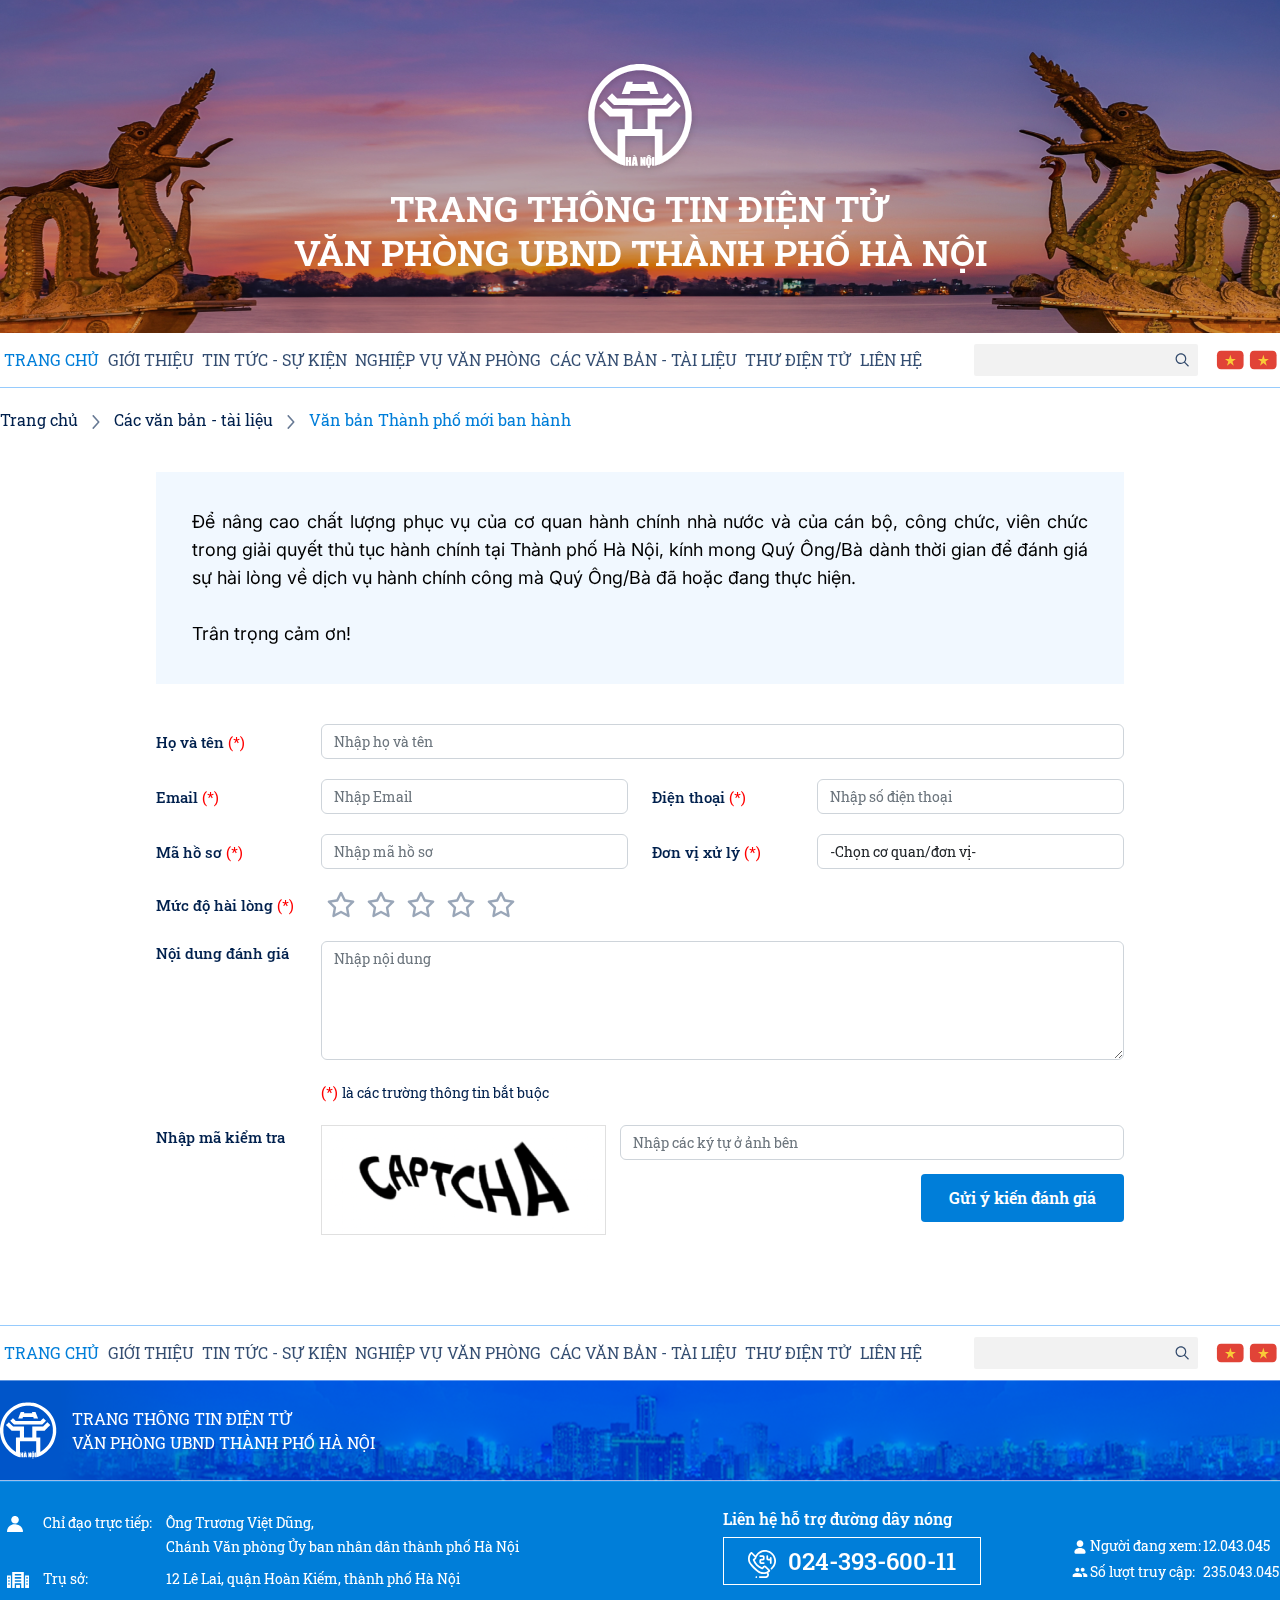
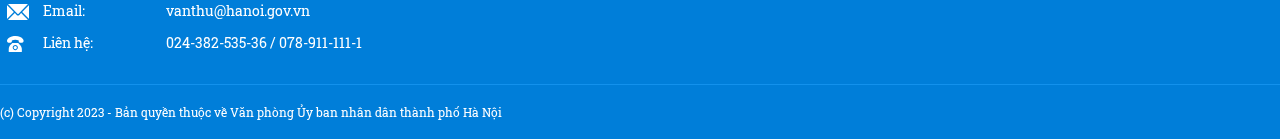
<file: 07-MucDoHaiLong.html>
<!DOCTYPE html>
<html>

<head>
  <title>Trang chủ</title>
  <meta charset="utf-8" />
  <meta name="MobileOptimized" content="device-width" />
  <meta content="width=device-width, initial-scale=1.0, maximum-scale=1.0, user-scalable=0" name="viewport" />
  <!--CSS-->
  <link rel="preconnect" href="https://fonts.googleapis.com" />
  <link rel="preconnect" href="https://fonts.gstatic.com" crossorigin />
  <link
    href="https://fonts.googleapis.com/css2?family=Inter:wght@100;200;300;400;500;600;700;800;900&family=Roboto+Slab:wght@100;200;300;400;500;600;700;800;900&display=swap"
    rel="stylesheet" />

  <link href="bootstrap/bootstrap.css" rel="stylesheet" />
  <link href="css/animate.css" rel="stylesheet" />
  <link href="css/font/fontawesome-all.css" rel="stylesheet" />
  <link href="js/Owl2/owl.carousel.css" rel="stylesheet" />
  <link href="css/style.css" rel="stylesheet" />
  <link href="css/css_rwd.css" rel="stylesheet" />
</head>

<body>
  <header style="--bg: url(../pic/bg_head.png)">
    <div class="wrp">
      <a href="/" class="logo" title="">
        <span class="icon">
          <svg width="116" height="116" viewBox="0 0 116 116" fill="none" xmlns="http://www.w3.org/2000/svg">
            <g filter="url(#filter0_d_656_4090)">
              <path
                d="M48.6071 4.84646C50.5798 4.62687 52.5207 4.19125 54.4934 4H61.4988C63.5458 4.20896 65.5646 4.6375 67.6046 4.88896C70.5017 5.61854 73.4554 6.21 76.2144 7.39291C78.3075 7.97728 80.1739 9.10353 82.1148 10.0456C84.5939 11.5083 87.0731 12.9321 89.3433 14.7241C91.8437 16.495 93.9474 18.7262 96.122 20.8902C100.028 25.3151 103.242 30.305 105.656 35.6908C106.322 37.7697 107.257 39.7637 107.732 41.9028C108.068 43.362 108.493 44.7964 108.794 46.2626C109.014 48.2318 109.453 50.1584 109.641 52.1488C109.641 54.8263 109.662 57.5003 109.641 60.1778C109.184 63.2555 108.826 66.3544 107.948 69.3471C107.452 71.7838 106.425 74.0398 105.653 76.388C103.241 81.7743 100.028 86.7643 96.122 91.1886C94.9958 92.303 93.8743 93.4245 92.7575 94.5531C88.2846 98.5059 83.2291 101.746 77.7691 104.158C76.1223 104.633 74.5817 105.447 72.8994 105.805C72.8569 95.8635 72.8994 85.9186 72.8781 75.9771C62.9615 75.9771 53.0448 75.9771 43.1282 75.9771C43.1069 85.9186 43.1459 95.86 43.1069 105.801C41.4211 105.447 39.884 104.633 38.2372 104.158C32.7772 101.746 27.7217 98.5059 23.2489 94.5531C21.6976 92.9133 19.9516 91.4471 18.581 89.6444C16.1301 86.8111 14.168 83.6236 12.3158 80.3759C11.4835 78.605 10.4245 76.9298 9.88618 75.035C9.26993 73.3669 8.59702 71.713 8.2216 69.9669C7.84619 68.2209 7.21223 66.4678 7.06348 64.6544C6.80848 63.082 6.52161 61.5165 6.35515 59.9334C6.35515 57.2559 6.3339 54.5784 6.35515 51.9045C6.81556 48.8303 7.17327 45.7278 8.0516 42.7351C8.53681 40.302 9.55681 38.0353 10.336 35.6943C12.7477 30.304 15.9623 25.3103 19.8701 20.8831C21.8251 18.9493 23.7022 16.9271 25.8909 15.2731C29.6414 12.3798 33.7171 9.93483 38.0353 7.98791C40.1142 7.32562 42.1082 6.38354 44.2474 5.90895C45.7065 5.5725 47.1444 5.1475 48.6071 4.84646ZM42.2959 13.0135C40.139 13.6191 38.2053 14.7525 36.2043 15.7371C34.4986 16.6562 32.8721 17.7152 31.3416 18.9033C28.6216 20.8016 26.3301 23.1993 24.0103 25.551C22.6468 27.1341 21.3718 28.7881 20.1145 30.4739C18.599 32.824 17.2613 35.284 16.1124 37.8335C15.7583 38.7047 15.5245 39.6291 15.1526 40.5003C13.6828 44.1341 13.1091 48.0334 12.5778 51.8939C12.5424 54.5678 12.5778 57.2453 12.5778 59.9228C13.0843 63.9992 13.7289 68.1182 15.3155 71.9326C16.378 75.2653 18.1205 78.3252 19.9445 81.2896C21.6587 83.6023 23.3551 85.9611 25.4589 87.9409C26.3336 88.7909 27.1624 89.6904 28.0584 90.5227C30.4526 92.4813 32.8326 94.5248 35.6199 95.9238C35.6199 87.0295 35.6199 78.1352 35.6199 69.2409C38.0353 69.2409 40.4472 69.2409 42.8626 69.2409C42.8626 65.0122 42.8626 60.7846 42.8626 56.5582C37.8015 56.537 32.737 56.5865 27.6759 56.537C24.2299 52.9953 20.6741 49.5705 17.228 46.0289C19.0662 44.3253 20.7697 42.4872 22.5866 40.7553C25.1826 43.4789 27.8991 46.0678 30.5234 48.7701C37.1428 48.8197 43.7551 48.7701 50.3744 48.7949C50.3744 55.5241 50.3744 62.2532 50.3744 68.9824C55.4626 68.9824 60.5532 68.9824 65.6461 68.9824C65.6461 62.2532 65.6461 55.5241 65.6461 48.7949C72.2654 48.7701 78.8777 48.8197 85.4793 48.7701C87.916 46.2626 90.4377 43.833 92.8708 41.3326C93.0833 41.1697 93.225 40.851 93.526 40.8333C95.2472 42.5545 96.9756 44.2757 98.6933 46.0005C98.6331 46.0997 98.5126 46.298 98.456 46.3972C95.0666 49.7653 91.6772 53.1263 88.3268 56.537C83.2623 56.5865 78.2012 56.537 73.1367 56.5618C73.1367 60.7881 73.1367 65.0145 73.1367 69.2409C75.5485 69.2409 77.9604 69.2409 80.3758 69.2409C80.3758 78.1352 80.3758 87.0295 80.3758 95.9238C81.7846 95.2184 83.1164 94.3686 84.3496 93.3879C86.445 91.8929 88.3923 90.2005 90.165 88.334C92.4174 86.2444 94.2556 83.7617 96.0654 81.2932C97.8893 78.3288 99.6389 75.2723 100.694 71.9361C102.263 68.1996 102.876 64.1622 103.418 60.1743C103.444 57.4141 103.444 54.6552 103.418 51.8974C103.032 49.2589 102.71 46.5849 101.983 44.0243C101.509 41.956 100.599 40.0293 99.9612 38.0035C98.7873 35.3872 97.4138 32.8652 95.8529 30.4597C94.1635 28.2072 92.4954 25.9087 90.4235 23.982C87.275 20.6574 83.6298 17.8414 79.6179 15.6343C77.7302 14.7241 75.9169 13.6333 73.8839 13.0702C69.9527 11.4127 65.7098 10.7044 61.4881 10.1979C59.0692 10.1979 56.6538 10.1767 54.2348 10.1979C50.1796 10.7469 46.089 11.3844 42.2853 12.9923L42.2959 13.0135Z"
                fill="white" />
              <path
                d="M44.4778 21.8675C46.6028 21.8427 48.7561 21.8675 50.8988 21.8675C50.704 22.5581 50.5446 23.2523 50.3392 23.9393H65.6534C65.4586 23.2523 65.2992 22.5581 65.0938 21.8675C67.2188 21.8675 69.3756 21.8675 71.5148 21.8675C73.1617 25.8979 74.681 29.9779 76.3031 34.0154C73.6292 34.0366 70.9552 34.0154 68.2813 34.0154C68.0611 32.9637 67.7808 31.9254 67.4419 30.9058C61.1448 30.9223 54.8478 30.9223 48.5507 30.9058C48.2117 31.9251 47.9326 32.9634 47.7149 34.0154C45.0374 34.0154 42.3634 34.0154 39.6895 34.0154C41.3115 29.9779 42.8274 25.8979 44.4778 21.8675Z"
                fill="white" />
              <path
                d="M29.571 33.686C29.7445 33.5514 29.9995 33.1158 30.2262 33.4345C31.8624 35.0991 33.5377 36.7318 35.1633 38.3928C50.3806 38.4212 65.5991 38.4212 80.8188 38.3928C82.4869 36.6787 84.1798 34.9928 85.8763 33.3105H86.0215C87.633 34.9185 89.2621 36.498 90.8311 38.152C88.5715 40.5143 86.195 42.7562 83.9248 45.122C66.6345 45.155 49.3441 45.155 32.0537 45.122C29.7835 42.7668 27.407 40.5178 25.1475 38.152C26.5641 36.6185 28.1189 35.1876 29.571 33.6683V33.686Z"
                fill="white" />
              <path
                d="M51.0723 95.127C51.6814 95.127 52.2871 95.127 52.8962 95.127C53.2893 95.6334 53.6506 96.1611 54.0189 96.6853C53.521 96.7067 53.0222 96.6854 52.5279 96.6215C51.9988 96.168 51.5116 95.6678 51.0723 95.127Z"
                fill="white" />
              <path
                d="M65.9927 95.18C66.6112 95.0702 67.2442 95.0702 67.8627 95.18C68.3935 95.6317 68.8809 96.1321 69.3183 96.6746C68.734 96.6746 68.1531 96.6746 67.5688 96.6746C67.5377 96.5276 67.4571 96.3958 67.3404 96.3012C67.2236 96.2065 67.078 96.1549 66.9277 96.1549C66.7775 96.1549 66.6318 96.2065 66.5151 96.3012C66.3984 96.3958 66.3178 96.5276 66.2867 96.6746C65.7023 96.6959 65.1179 96.7029 64.5371 96.6959C64.9755 96.1541 65.4628 95.6538 65.9927 95.2013V95.18Z"
                fill="white" />
              <path
                d="M43.6313 96.9297C44.4034 96.9297 45.1825 96.9297 45.9546 96.9297C45.9546 98.0489 45.9546 99.1716 45.9546 100.291H46.7232C46.7232 99.1716 46.7232 98.0489 46.7232 96.9297C47.4988 96.9297 48.2709 96.9297 49.0465 96.9297C49.0465 99.8622 49.0465 102.795 49.0465 105.727C48.2709 105.727 47.4988 105.727 46.7232 105.727C46.7232 104.516 46.7232 103.312 46.7232 102.104H45.9546C45.9546 103.312 45.9546 104.516 45.9546 105.727H43.6313C43.6242 102.802 43.6242 99.8693 43.6313 96.9297Z"
                fill="white" />
              <path
                d="M50.9235 96.9297C52.1028 96.9297 53.2751 96.9297 54.4651 96.9297C54.9008 99.8586 55.3293 102.795 55.8358 105.717C54.9645 105.717 54.0968 105.717 53.2291 105.717C53.2291 105.199 53.2291 104.679 53.2043 104.165H52.1949C52.1949 104.679 52.1949 105.199 52.1701 105.717C51.3024 105.717 50.4312 105.717 49.5635 105.717C50.0699 102.795 50.4985 99.8586 50.9341 96.9297M52.4287 100.826V102.639H52.9458V100.826H52.4287Z"
                fill="white" />
              <path
                d="M58.3887 96.929H60.1383C60.5243 97.8994 60.7333 98.9335 61.2008 99.8756C61.268 98.8946 61.2291 97.9135 61.2397 96.929C62.0118 96.929 62.7862 96.929 63.563 96.929C63.563 99.8614 63.563 102.794 63.563 105.726H61.5337C61.2008 104.852 61.1441 103.888 60.758 103.031C60.6837 103.927 60.7226 104.827 60.7155 105.726H58.3887C58.3887 102.794 58.3887 99.8591 58.3887 96.9219V96.929Z"
                fill="white" />
              <path
                d="M65.7239 97.0073C66.6553 96.8834 67.7639 96.7346 68.5572 97.3898C69.1203 97.8396 69.5984 98.5054 69.5347 99.2634V103.414C69.5878 104.477 68.6776 105.458 67.6753 105.716C66.8537 105.748 65.9257 105.908 65.1962 105.394C64.5622 104.941 64.0026 104.236 64.0735 103.414C64.0735 102.029 64.0735 100.648 64.0735 99.2634C64.0168 98.2398 64.8314 97.3757 65.7239 97.0073ZM66.4145 98.4913C66.4145 100.386 66.4145 102.288 66.4145 104.186H67.183C67.183 102.288 67.183 100.386 67.183 98.4913H66.4145Z"
                fill="white" />
              <path
                d="M70.0375 96.9297C70.8096 96.9297 71.5841 96.9297 72.3609 96.9297C72.3609 99.8622 72.3609 102.795 72.3609 105.727H70.0375C70.0305 102.802 70.0305 99.8693 70.0375 96.9297Z"
                fill="white" />
              <path d="M65.8945 106H67.7043V107.81H65.8945V106Z" fill="white" />
            </g>
            <defs>
              <filter id="filter0_d_656_4090" x="0.345703" y="0" width="115.304" height="115.81"
                filterUnits="userSpaceOnUse" color-interpolation-filters="sRGB">
                <feFlood flood-opacity="0" result="BackgroundImageFix" />
                <feColorMatrix in="SourceAlpha" type="matrix" values="0 0 0 0 0 0 0 0 0 0 0 0 0 0 0 0 0 0 127 0"
                  result="hardAlpha" />
                <feOffset dy="2" />
                <feGaussianBlur stdDeviation="3" />
                <feComposite in2="hardAlpha" operator="out" />
                <feColorMatrix type="matrix" values="0 0 0 0 0 0 0 0 0 0 0 0 0 0 0 0 0 0 0.15 0" />
                <feBlend mode="normal" in2="BackgroundImageFix" result="effect1_dropShadow_656_4090" />
                <feBlend mode="normal" in="SourceGraphic" in2="effect1_dropShadow_656_4090" result="shape" />
              </filter>
            </defs>
          </svg>
        </span>
        <span class="text">
          <span>TRANG THÔNG TIN ĐIỆN TỬ </span>
          <span>VĂN PHÒNG UBND THÀNH PHỐ HÀ NỘI </span>
        </span>
      </a>
    </div>
  </header>

  <div class="menu">
    <div class="wrp">
      <ul class="menuMain">
        <li class="active"><a href="">TRANG CHỦ</a></li>
        <li>
          <a href="">GIỚI THIỆU</a>
          <span class="openSub">
            <i class="far fa-angle-down"></i>
          </span>
          <ul>
            <li><a href="" title="">Thông tin chung </a></li>
            <li><a href="" title="">Chức năng nhiệm vụ</a></li>
            <li>
              <a href="" title="">Lãnh đạo Văn phòng UBND Thành phố</a>
              <ul>
                <li>
                  <a href="#" title="">Lãnh đạo Văn phòng UBND TP đương nhiệm</a>
                </li>
                <li>
                  <a href="#" title="">Lãnh đạo Văn phòng UBND TP qua các thời kỳ</a>
                </li>
              </ul>
            </li>
            <li><a href="" title="">Bộ máy, cơ cấu, tổ chức</a></li>
            <li>
              <a href="#" title="">Thông tin các phòng/ban/đơn vị</a>
            </li>
            <li>
              <a href="#" title="">
                Thông tin Lãnh đạo cấp phòng/ban/đơn vị</a>
            </li>
          </ul>
        </li>
        <li><a href="">TIN TỨC - SỰ KIỆN </a></li>
        <li><a href="">NGHIỆP VỤ VĂN PHÒNG </a></li>
        <li><a href="">CÁC VĂN BẢN - TÀI LIỆU </a></li>
        <li><a href="">THƯ ĐIỆN TỬ </a></li>
        <li><a href="">LIÊN HỆ </a></li>
      </ul>
      <div class="searchBox">
        <input type="search" title="" placeholder="" class="ips" />
        <a href="" title="" class="btnSearch">
          <svg width="17" height="16" viewBox="0 0 17 16" fill="none" xmlns="http://www.w3.org/2000/svg">
            <path fill-rule="evenodd" clip-rule="evenodd"
              d="M10.2789 10.8698C9.36306 11.6024 8.20131 12.0405 6.93724 12.0405C3.98045 12.0405 1.5835 9.64355 1.5835 6.68675C1.5835 3.72996 3.98045 1.33301 6.93724 1.33301C9.89403 1.33301 12.291 3.72996 12.291 6.68675C12.291 7.95086 11.8529 9.11264 11.1202 10.0285L14.9168 13.8251L14.0755 14.6664L10.2789 10.8698ZM2.77322 6.68675C2.77322 4.38703 4.63751 2.52273 6.93724 2.52273C9.23697 2.52273 11.1013 4.38703 11.1013 6.68675C11.1013 7.80829 10.6579 8.82626 9.93682 9.57495L9.82544 9.68633C9.07675 10.4074 8.05878 10.8508 6.93724 10.8508C4.63751 10.8508 2.77322 8.98648 2.77322 6.68675Z"
              fill="#00204D" fill-opacity="0.8" style="mix-blend-mode: multiply" />
          </svg>
        </a>
      </div>
      <ul class="language">
        <li class="active">
          <a href="#" title="">
            <svg xmlns="http://www.w3.org/2000/svg" width="33" height="32" viewBox="0 0 33 32" fill="none">
              <path
                d="M29.5832 20.667C29.5832 23.2443 28.1778 25.3337 25.4165 25.3337H7.08317C4.32192 25.3337 2.9165 23.2443 2.9165 20.667V11.3337C2.9165 8.75639 4.32192 6.66699 7.08317 6.66699H25.4165C28.1778 6.66699 29.5832 8.75639 29.5832 11.3337V20.667Z"
                fill="#E14337" />
              <path
                d="M21.8299 14.8751L17.6645 14.8814L16.3715 10.6672L15.0882 14.8814L10.9174 14.8751L14.2949 17.4405L12.9865 21.628L16.374 19.0276L19.7686 21.628L18.4574 17.4405L21.8299 14.8751Z"
                fill="#F9CB38" />
            </svg>
          </a>
        </li>
        <li>
          <a href="#" title="">
            <svg xmlns="http://www.w3.org/2000/svg" width="33" height="32" viewBox="0 0 33 32" fill="none">
              <path
                d="M29.5832 20.667C29.5832 23.2443 28.1778 25.3337 25.4165 25.3337H7.08317C4.32192 25.3337 2.9165 23.2443 2.9165 20.667V11.3337C2.9165 8.75639 4.32192 6.66699 7.08317 6.66699H25.4165C28.1778 6.66699 29.5832 8.75639 29.5832 11.3337V20.667Z"
                fill="#E14337" />
              <path
                d="M21.8299 14.8751L17.6645 14.8814L16.3715 10.6672L15.0882 14.8814L10.9174 14.8751L14.2949 17.4405L12.9865 21.628L16.374 19.0276L19.7686 21.628L18.4574 17.4405L21.8299 14.8751Z"
                fill="#F9CB38" />
            </svg>
          </a>
        </li>
      </ul>
      <a href="javascript://" class="openList">
        <hr />
        <hr />
        <hr />
      </a>
      <div id="overlay"></div>
    </div>
  </div>
  <div id="pathway">
    <div class="wrp">
      <ul>
        <li><a href="" title="">Trang chủ</a></li>
        <li>
          <svg xmlns="http://www.w3.org/2000/svg" width="20" height="20" viewBox="0 0 20 20" fill="none">
            <path
              d="M7.76928 3.37007C7.46976 3.04331 6.97599 3.04331 6.67646 3.37007C6.38649 3.6864 6.38649 4.19239 6.67646 4.50872L11.7101 10L6.67646 15.4913C6.38649 15.8076 6.38649 16.3136 6.67646 16.6299C6.97599 16.9567 7.46976 16.9567 7.76928 16.6299L13.3248 10.5693C13.6148 10.253 13.6148 9.74701 13.3248 9.43067L7.76928 3.37007Z"
              fill="#00204D" fill-opacity="0.6" style="mix-blend-mode: multiply" />
          </svg>
        </li>
        <li><a href="" title="">Các văn bản - tài liệu</a></li>
        <li>
          <svg xmlns="http://www.w3.org/2000/svg" width="20" height="20" viewBox="0 0 20 20" fill="none">
            <path
              d="M7.76928 3.37007C7.46976 3.04331 6.97599 3.04331 6.67646 3.37007C6.38649 3.6864 6.38649 4.19239 6.67646 4.50872L11.7101 10L6.67646 15.4913C6.38649 15.8076 6.38649 16.3136 6.67646 16.6299C6.97599 16.9567 7.46976 16.9567 7.76928 16.6299L13.3248 10.5693C13.6148 10.253 13.6148 9.74701 13.3248 9.43067L7.76928 3.37007Z"
              fill="#00204D" fill-opacity="0.6" style="mix-blend-mode: multiply" />
          </svg>
        </li>
        <li class="active">
          <a href="" title="">Văn bản Thành phố mới ban hành</a>
        </li>
      </ul>
    </div>
  </div>
  <div id="container" class="inside">
    <div class="wrp">
      <div id="survey" class="form">
        <div class="description">
          <p>
            Để nâng cao chất lượng phục vụ của cơ quan hành chính nhà nước và
            của cán bộ, công chức, viên chức trong giải quyết thủ tục hành
            chính tại Thành phố Hà Nội, kính mong Quý Ông/Bà dành thời gian để
            đánh giá sự hài lòng về dịch vụ hành chính công mà Quý Ông/Bà đã
            hoặc đang thực hiện.
          </p>
          <br />
          <p>Trân trọng cảm ơn!</p>
        </div>
        <div class="formSurvey">
          <div class="row">
            <div class="col-md-2">
              <span>Họ và tên </span>
              <span class="cred">(*)</span>
            </div>
            <div class="col-md-10">
              <input type="text" class="form-control" placeholder="Nhập họ và tên" />
            </div>
          </div>
          <div class="row">
            <div class="col-md-2">
              <span>Email </span>
              <span class="cred">(*)</span>
            </div>
            <div class="col-md-4">
              <input type="email" class="form-control" placeholder="Nhập Email" />
            </div>
            <div class="col-md-2">
              <span>Điện thoại </span>
              <span class="cred">(*)</span>
            </div>
            <div class="col-md-4">
              <input type="tel" class="form-control" placeholder="Nhập số điện thoại" />
            </div>
          </div>
          <div class="row">
            <div class="col-md-2">
              <span>Mã hồ sơ </span>
              <span class="cred">(*)</span>
            </div>
            <div class="col-md-4">
              <input type="text" class="form-control" placeholder="Nhập mã hồ sơ" />
            </div>
            <div class="col-md-2">
              <span>Đơn vị xử lý </span>
              <span class="cred">(*)</span>
            </div>
            <div class="col-md-4">
              <select name="" id="" class="form-control">
                <option value="">-Chọn cơ quan/đơn vị-</option>
              </select>
            </div>
          </div>
          <div class="row">
            <div class="col-md-2">
              <span>Mức độ hài lòng</span>
              <span class="cred">(*)</span>
            </div>
            <div class="col-md-10">
              <div class="voteStar">
                <span>
                  <svg xmlns="http://www.w3.org/2000/svg" width="32" height="32" viewBox="0 0 32 32" fill="none">
                    <path fill-rule="evenodd" clip-rule="evenodd"
                      d="M15.9974 2.66699C16.4588 2.66699 16.8802 2.92896 17.0844 3.34274L20.5478 10.3615L28.2929 11.4868C28.7494 11.5532 29.1288 11.873 29.2714 12.3118C29.4139 12.7506 29.295 13.2323 28.9647 13.5543L23.3604 19.0174L24.683 26.7312C24.7609 27.1859 24.574 27.6455 24.2007 27.9167C23.8274 28.1879 23.3325 28.2236 22.9241 28.0088L15.9974 24.3661L9.07069 28.0088C8.66232 28.2236 8.16743 28.1879 7.79413 27.9167C7.42082 27.6455 7.23385 27.1859 7.31182 26.7312L8.63444 19.0174L3.03013 13.5543C2.69974 13.2323 2.58085 12.7506 2.72343 12.3118C2.86601 11.873 3.24534 11.5532 3.70193 11.4868L11.447 10.3615L14.9104 3.34274C15.1146 2.92896 15.536 2.66699 15.9974 2.66699ZM15.9974 6.6183L13.3389 12.0058C13.1624 12.3636 12.8211 12.6115 12.4262 12.6689L6.48097 13.5327L10.7829 17.7263C11.0685 18.0047 11.1989 18.4059 11.1315 18.7991L10.1163 24.7199L15.4332 21.9238C15.7864 21.7381 16.2084 21.7381 16.5616 21.9238L21.8785 24.7199L20.8633 18.7991C20.7959 18.4059 20.9262 18.0047 21.2119 17.7263L25.5138 13.5327L19.5686 12.6689C19.1737 12.6115 18.8324 12.3636 18.6559 12.0058L15.9974 6.6183Z"
                      fill="#00204D" fill-opacity="0.4" style="mix-blend-mode: multiply" />
                  </svg>
                  <svg xmlns="http://www.w3.org/2000/svg" width="32" height="32" viewBox="0 0 32 32" fill="none">
                    <path
                      d="M28.3782 11.5035L20.5112 10.3603L16.9971 3.23663C16.895 3.06316 16.7493 2.91936 16.5745 2.81945C16.3997 2.71954 16.2019 2.66699 16.0006 2.66699C15.7993 2.66699 15.6014 2.71954 15.4266 2.81945C15.2519 2.91936 15.1062 3.06316 15.004 3.23663L11.4833 10.3603L3.61634 11.5035C3.41118 11.5331 3.2184 11.6196 3.05979 11.753C2.90118 11.8865 2.78307 12.0616 2.71881 12.2587C2.65454 12.4558 2.64669 12.6669 2.69614 12.8682C2.74559 13.0695 2.85037 13.2529 2.99863 13.3978L8.69247 18.9461L7.34928 26.7819C7.31427 26.9862 7.33712 27.1963 7.41525 27.3883C7.49337 27.5803 7.62366 27.7466 7.79137 27.8684C7.95909 27.9902 8.15754 28.0627 8.36429 28.0777C8.57105 28.0926 8.77785 28.0494 8.96133 27.9529L15.9973 24.2544L23.0332 27.9529C23.2167 28.0494 23.4235 28.0926 23.6302 28.0777C23.837 28.0627 24.0354 27.9902 24.2031 27.8684C24.3708 27.7466 24.5011 27.5803 24.5793 27.3883C24.6574 27.1963 24.6802 26.9862 24.6452 26.7819L23.302 18.9461L28.9959 13.3978C29.1441 13.2531 29.2489 13.0698 29.2985 12.8687C29.348 12.6675 29.3404 12.4565 29.2764 12.2595C29.2123 12.0625 29.0945 11.8873 28.9362 11.7537C28.7779 11.6202 28.5854 11.5335 28.3804 11.5035H28.3782Z"
                      fill="#FC6B03" />
                  </svg>
                </span>
                <span>
                  <svg xmlns="http://www.w3.org/2000/svg" width="32" height="32" viewBox="0 0 32 32" fill="none">
                    <path fill-rule="evenodd" clip-rule="evenodd"
                      d="M15.9974 2.66699C16.4588 2.66699 16.8802 2.92896 17.0844 3.34274L20.5478 10.3615L28.2929 11.4868C28.7494 11.5532 29.1288 11.873 29.2714 12.3118C29.4139 12.7506 29.295 13.2323 28.9647 13.5543L23.3604 19.0174L24.683 26.7312C24.7609 27.1859 24.574 27.6455 24.2007 27.9167C23.8274 28.1879 23.3325 28.2236 22.9241 28.0088L15.9974 24.3661L9.07069 28.0088C8.66232 28.2236 8.16743 28.1879 7.79413 27.9167C7.42082 27.6455 7.23385 27.1859 7.31182 26.7312L8.63444 19.0174L3.03013 13.5543C2.69974 13.2323 2.58085 12.7506 2.72343 12.3118C2.86601 11.873 3.24534 11.5532 3.70193 11.4868L11.447 10.3615L14.9104 3.34274C15.1146 2.92896 15.536 2.66699 15.9974 2.66699ZM15.9974 6.6183L13.3389 12.0058C13.1624 12.3636 12.8211 12.6115 12.4262 12.6689L6.48097 13.5327L10.7829 17.7263C11.0685 18.0047 11.1989 18.4059 11.1315 18.7991L10.1163 24.7199L15.4332 21.9238C15.7864 21.7381 16.2084 21.7381 16.5616 21.9238L21.8785 24.7199L20.8633 18.7991C20.7959 18.4059 20.9262 18.0047 21.2119 17.7263L25.5138 13.5327L19.5686 12.6689C19.1737 12.6115 18.8324 12.3636 18.6559 12.0058L15.9974 6.6183Z"
                      fill="#00204D" fill-opacity="0.4" style="mix-blend-mode: multiply" />
                  </svg>
                  <svg xmlns="http://www.w3.org/2000/svg" width="32" height="32" viewBox="0 0 32 32" fill="none">
                    <path
                      d="M28.3782 11.5035L20.5112 10.3603L16.9971 3.23663C16.895 3.06316 16.7493 2.91936 16.5745 2.81945C16.3997 2.71954 16.2019 2.66699 16.0006 2.66699C15.7993 2.66699 15.6014 2.71954 15.4266 2.81945C15.2519 2.91936 15.1062 3.06316 15.004 3.23663L11.4833 10.3603L3.61634 11.5035C3.41118 11.5331 3.2184 11.6196 3.05979 11.753C2.90118 11.8865 2.78307 12.0616 2.71881 12.2587C2.65454 12.4558 2.64669 12.6669 2.69614 12.8682C2.74559 13.0695 2.85037 13.2529 2.99863 13.3978L8.69247 18.9461L7.34928 26.7819C7.31427 26.9862 7.33712 27.1963 7.41525 27.3883C7.49337 27.5803 7.62366 27.7466 7.79137 27.8684C7.95909 27.9902 8.15754 28.0627 8.36429 28.0777C8.57105 28.0926 8.77785 28.0494 8.96133 27.9529L15.9973 24.2544L23.0332 27.9529C23.2167 28.0494 23.4235 28.0926 23.6302 28.0777C23.837 28.0627 24.0354 27.9902 24.2031 27.8684C24.3708 27.7466 24.5011 27.5803 24.5793 27.3883C24.6574 27.1963 24.6802 26.9862 24.6452 26.7819L23.302 18.9461L28.9959 13.3978C29.1441 13.2531 29.2489 13.0698 29.2985 12.8687C29.348 12.6675 29.3404 12.4565 29.2764 12.2595C29.2123 12.0625 29.0945 11.8873 28.9362 11.7537C28.7779 11.6202 28.5854 11.5335 28.3804 11.5035H28.3782Z"
                      fill="#FC6B03" />
                  </svg>
                </span>
                <span>
                  <svg xmlns="http://www.w3.org/2000/svg" width="32" height="32" viewBox="0 0 32 32" fill="none">
                    <path fill-rule="evenodd" clip-rule="evenodd"
                      d="M15.9974 2.66699C16.4588 2.66699 16.8802 2.92896 17.0844 3.34274L20.5478 10.3615L28.2929 11.4868C28.7494 11.5532 29.1288 11.873 29.2714 12.3118C29.4139 12.7506 29.295 13.2323 28.9647 13.5543L23.3604 19.0174L24.683 26.7312C24.7609 27.1859 24.574 27.6455 24.2007 27.9167C23.8274 28.1879 23.3325 28.2236 22.9241 28.0088L15.9974 24.3661L9.07069 28.0088C8.66232 28.2236 8.16743 28.1879 7.79413 27.9167C7.42082 27.6455 7.23385 27.1859 7.31182 26.7312L8.63444 19.0174L3.03013 13.5543C2.69974 13.2323 2.58085 12.7506 2.72343 12.3118C2.86601 11.873 3.24534 11.5532 3.70193 11.4868L11.447 10.3615L14.9104 3.34274C15.1146 2.92896 15.536 2.66699 15.9974 2.66699ZM15.9974 6.6183L13.3389 12.0058C13.1624 12.3636 12.8211 12.6115 12.4262 12.6689L6.48097 13.5327L10.7829 17.7263C11.0685 18.0047 11.1989 18.4059 11.1315 18.7991L10.1163 24.7199L15.4332 21.9238C15.7864 21.7381 16.2084 21.7381 16.5616 21.9238L21.8785 24.7199L20.8633 18.7991C20.7959 18.4059 20.9262 18.0047 21.2119 17.7263L25.5138 13.5327L19.5686 12.6689C19.1737 12.6115 18.8324 12.3636 18.6559 12.0058L15.9974 6.6183Z"
                      fill="#00204D" fill-opacity="0.4" style="mix-blend-mode: multiply" />
                  </svg>
                  <svg xmlns="http://www.w3.org/2000/svg" width="32" height="32" viewBox="0 0 32 32" fill="none">
                    <path
                      d="M28.3782 11.5035L20.5112 10.3603L16.9971 3.23663C16.895 3.06316 16.7493 2.91936 16.5745 2.81945C16.3997 2.71954 16.2019 2.66699 16.0006 2.66699C15.7993 2.66699 15.6014 2.71954 15.4266 2.81945C15.2519 2.91936 15.1062 3.06316 15.004 3.23663L11.4833 10.3603L3.61634 11.5035C3.41118 11.5331 3.2184 11.6196 3.05979 11.753C2.90118 11.8865 2.78307 12.0616 2.71881 12.2587C2.65454 12.4558 2.64669 12.6669 2.69614 12.8682C2.74559 13.0695 2.85037 13.2529 2.99863 13.3978L8.69247 18.9461L7.34928 26.7819C7.31427 26.9862 7.33712 27.1963 7.41525 27.3883C7.49337 27.5803 7.62366 27.7466 7.79137 27.8684C7.95909 27.9902 8.15754 28.0627 8.36429 28.0777C8.57105 28.0926 8.77785 28.0494 8.96133 27.9529L15.9973 24.2544L23.0332 27.9529C23.2167 28.0494 23.4235 28.0926 23.6302 28.0777C23.837 28.0627 24.0354 27.9902 24.2031 27.8684C24.3708 27.7466 24.5011 27.5803 24.5793 27.3883C24.6574 27.1963 24.6802 26.9862 24.6452 26.7819L23.302 18.9461L28.9959 13.3978C29.1441 13.2531 29.2489 13.0698 29.2985 12.8687C29.348 12.6675 29.3404 12.4565 29.2764 12.2595C29.2123 12.0625 29.0945 11.8873 28.9362 11.7537C28.7779 11.6202 28.5854 11.5335 28.3804 11.5035H28.3782Z"
                      fill="#FC6B03" />
                  </svg>
                </span>
                <span>
                  <svg xmlns="http://www.w3.org/2000/svg" width="32" height="32" viewBox="0 0 32 32" fill="none">
                    <path fill-rule="evenodd" clip-rule="evenodd"
                      d="M15.9974 2.66699C16.4588 2.66699 16.8802 2.92896 17.0844 3.34274L20.5478 10.3615L28.2929 11.4868C28.7494 11.5532 29.1288 11.873 29.2714 12.3118C29.4139 12.7506 29.295 13.2323 28.9647 13.5543L23.3604 19.0174L24.683 26.7312C24.7609 27.1859 24.574 27.6455 24.2007 27.9167C23.8274 28.1879 23.3325 28.2236 22.9241 28.0088L15.9974 24.3661L9.07069 28.0088C8.66232 28.2236 8.16743 28.1879 7.79413 27.9167C7.42082 27.6455 7.23385 27.1859 7.31182 26.7312L8.63444 19.0174L3.03013 13.5543C2.69974 13.2323 2.58085 12.7506 2.72343 12.3118C2.86601 11.873 3.24534 11.5532 3.70193 11.4868L11.447 10.3615L14.9104 3.34274C15.1146 2.92896 15.536 2.66699 15.9974 2.66699ZM15.9974 6.6183L13.3389 12.0058C13.1624 12.3636 12.8211 12.6115 12.4262 12.6689L6.48097 13.5327L10.7829 17.7263C11.0685 18.0047 11.1989 18.4059 11.1315 18.7991L10.1163 24.7199L15.4332 21.9238C15.7864 21.7381 16.2084 21.7381 16.5616 21.9238L21.8785 24.7199L20.8633 18.7991C20.7959 18.4059 20.9262 18.0047 21.2119 17.7263L25.5138 13.5327L19.5686 12.6689C19.1737 12.6115 18.8324 12.3636 18.6559 12.0058L15.9974 6.6183Z"
                      fill="#00204D" fill-opacity="0.4" style="mix-blend-mode: multiply" />
                  </svg>
                  <svg xmlns="http://www.w3.org/2000/svg" width="32" height="32" viewBox="0 0 32 32" fill="none">
                    <path
                      d="M28.3782 11.5035L20.5112 10.3603L16.9971 3.23663C16.895 3.06316 16.7493 2.91936 16.5745 2.81945C16.3997 2.71954 16.2019 2.66699 16.0006 2.66699C15.7993 2.66699 15.6014 2.71954 15.4266 2.81945C15.2519 2.91936 15.1062 3.06316 15.004 3.23663L11.4833 10.3603L3.61634 11.5035C3.41118 11.5331 3.2184 11.6196 3.05979 11.753C2.90118 11.8865 2.78307 12.0616 2.71881 12.2587C2.65454 12.4558 2.64669 12.6669 2.69614 12.8682C2.74559 13.0695 2.85037 13.2529 2.99863 13.3978L8.69247 18.9461L7.34928 26.7819C7.31427 26.9862 7.33712 27.1963 7.41525 27.3883C7.49337 27.5803 7.62366 27.7466 7.79137 27.8684C7.95909 27.9902 8.15754 28.0627 8.36429 28.0777C8.57105 28.0926 8.77785 28.0494 8.96133 27.9529L15.9973 24.2544L23.0332 27.9529C23.2167 28.0494 23.4235 28.0926 23.6302 28.0777C23.837 28.0627 24.0354 27.9902 24.2031 27.8684C24.3708 27.7466 24.5011 27.5803 24.5793 27.3883C24.6574 27.1963 24.6802 26.9862 24.6452 26.7819L23.302 18.9461L28.9959 13.3978C29.1441 13.2531 29.2489 13.0698 29.2985 12.8687C29.348 12.6675 29.3404 12.4565 29.2764 12.2595C29.2123 12.0625 29.0945 11.8873 28.9362 11.7537C28.7779 11.6202 28.5854 11.5335 28.3804 11.5035H28.3782Z"
                      fill="#FC6B03" />
                  </svg>
                </span>
                <span>
                  <svg xmlns="http://www.w3.org/2000/svg" width="32" height="32" viewBox="0 0 32 32" fill="none">
                    <path fill-rule="evenodd" clip-rule="evenodd"
                      d="M15.9974 2.66699C16.4588 2.66699 16.8802 2.92896 17.0844 3.34274L20.5478 10.3615L28.2929 11.4868C28.7494 11.5532 29.1288 11.873 29.2714 12.3118C29.4139 12.7506 29.295 13.2323 28.9647 13.5543L23.3604 19.0174L24.683 26.7312C24.7609 27.1859 24.574 27.6455 24.2007 27.9167C23.8274 28.1879 23.3325 28.2236 22.9241 28.0088L15.9974 24.3661L9.07069 28.0088C8.66232 28.2236 8.16743 28.1879 7.79413 27.9167C7.42082 27.6455 7.23385 27.1859 7.31182 26.7312L8.63444 19.0174L3.03013 13.5543C2.69974 13.2323 2.58085 12.7506 2.72343 12.3118C2.86601 11.873 3.24534 11.5532 3.70193 11.4868L11.447 10.3615L14.9104 3.34274C15.1146 2.92896 15.536 2.66699 15.9974 2.66699ZM15.9974 6.6183L13.3389 12.0058C13.1624 12.3636 12.8211 12.6115 12.4262 12.6689L6.48097 13.5327L10.7829 17.7263C11.0685 18.0047 11.1989 18.4059 11.1315 18.7991L10.1163 24.7199L15.4332 21.9238C15.7864 21.7381 16.2084 21.7381 16.5616 21.9238L21.8785 24.7199L20.8633 18.7991C20.7959 18.4059 20.9262 18.0047 21.2119 17.7263L25.5138 13.5327L19.5686 12.6689C19.1737 12.6115 18.8324 12.3636 18.6559 12.0058L15.9974 6.6183Z"
                      fill="#00204D" fill-opacity="0.4" style="mix-blend-mode: multiply" />
                  </svg>
                  <svg xmlns="http://www.w3.org/2000/svg" width="32" height="32" viewBox="0 0 32 32" fill="none">
                    <path
                      d="M28.3782 11.5035L20.5112 10.3603L16.9971 3.23663C16.895 3.06316 16.7493 2.91936 16.5745 2.81945C16.3997 2.71954 16.2019 2.66699 16.0006 2.66699C15.7993 2.66699 15.6014 2.71954 15.4266 2.81945C15.2519 2.91936 15.1062 3.06316 15.004 3.23663L11.4833 10.3603L3.61634 11.5035C3.41118 11.5331 3.2184 11.6196 3.05979 11.753C2.90118 11.8865 2.78307 12.0616 2.71881 12.2587C2.65454 12.4558 2.64669 12.6669 2.69614 12.8682C2.74559 13.0695 2.85037 13.2529 2.99863 13.3978L8.69247 18.9461L7.34928 26.7819C7.31427 26.9862 7.33712 27.1963 7.41525 27.3883C7.49337 27.5803 7.62366 27.7466 7.79137 27.8684C7.95909 27.9902 8.15754 28.0627 8.36429 28.0777C8.57105 28.0926 8.77785 28.0494 8.96133 27.9529L15.9973 24.2544L23.0332 27.9529C23.2167 28.0494 23.4235 28.0926 23.6302 28.0777C23.837 28.0627 24.0354 27.9902 24.2031 27.8684C24.3708 27.7466 24.5011 27.5803 24.5793 27.3883C24.6574 27.1963 24.6802 26.9862 24.6452 26.7819L23.302 18.9461L28.9959 13.3978C29.1441 13.2531 29.2489 13.0698 29.2985 12.8687C29.348 12.6675 29.3404 12.4565 29.2764 12.2595C29.2123 12.0625 29.0945 11.8873 28.9362 11.7537C28.7779 11.6202 28.5854 11.5335 28.3804 11.5035H28.3782Z"
                      fill="#FC6B03" />
                  </svg>
                </span>
                <input type="hidden" class="starPoint" value="0" />
              </div>
            </div>
          </div>
          <div class="row" style="align-items: flex-start">
            <div class="col-md-2">
              <span>Nội dung đánh giá</span>
            </div>
            <div class="col-md-10">
              <textarea name="" id="" rows="5" class="form-control" placeholder="Nhập nội dung"></textarea>
              <p class="note">
                <span class="cred">(*) </span> là các trường thông tin bắt
                buộc
              </p>
            </div>
          </div>
          <div class="row" style="align-items: flex-start">
            <div class="col-md-2"><span>Nhập mã kiểm tra</span></div>
            <div class="col-md-10">
              <div class="capcha">
                <img src="./pic/capcha.png" alt="" loading="lazy" />
                <div class="inputCapcha">
                  <input type="text" class="form-control" placeholder="Nhập các ký tự ở ảnh bên" />
                  <a href="" title="" class="btnSubmitForm">Gửi ý kiến đánh giá</a>
                </div>
              </div>
            </div>
          </div>
        </div>
      </div>
    </div>
  </div>
  <div class="menu menuFoot">
    <div class="wrp">
      <ul class="menuMain">
        <li class="active"><a href="">TRANG CHỦ</a></li>
        <li>
          <a href="">GIỚI THIỆU</a>
          <ul>
            <li><a href="" title="">Thông tin chung </a></li>
            <li><a href="" title="">Chức năng nhiệm vụ</a></li>
            <li>
              <a href="" title="">Lãnh đạo Văn phòng UBND Thành phố</a>
              <ul>
                <li>
                  <a href="#" title="">Lãnh đạo Văn phòng UBND TP đương nhiệm</a>
                </li>
                <li>
                  <a href="#" title="">Lãnh đạo Văn phòng UBND TP qua các thời kỳ</a>
                </li>
              </ul>
            </li>
            <li><a href="" title="">Bộ máy, cơ cấu, tổ chức</a></li>
            <li>
              <a href="#" title="">Thông tin các phòng/ban/đơn vị</a>
            </li>
            <li>
              <a href="#" title="">
                Thông tin Lãnh đạo cấp phòng/ban/đơn vị</a>
            </li>
          </ul>
        </li>
        <li><a href="">TIN TỨC - SỰ KIỆN </a></li>
        <li><a href="">NGHIỆP VỤ VĂN PHÒNG </a></li>
        <li><a href="">CÁC VĂN BẢN - TÀI LIỆU </a></li>
        <li><a href="">THƯ ĐIỆN TỬ </a></li>
        <li><a href="">LIÊN HỆ </a></li>
      </ul>
      <div class="searchBox">
        <input type="search" title="" placeholder="" class="ips" />
        <a href="" title="" class="btnSearch">
          <svg width="17" height="16" viewBox="0 0 17 16" fill="none" xmlns="http://www.w3.org/2000/svg">
            <path fill-rule="evenodd" clip-rule="evenodd"
              d="M10.2789 10.8698C9.36306 11.6024 8.20131 12.0405 6.93724 12.0405C3.98045 12.0405 1.5835 9.64355 1.5835 6.68675C1.5835 3.72996 3.98045 1.33301 6.93724 1.33301C9.89403 1.33301 12.291 3.72996 12.291 6.68675C12.291 7.95086 11.8529 9.11264 11.1202 10.0285L14.9168 13.8251L14.0755 14.6664L10.2789 10.8698ZM2.77322 6.68675C2.77322 4.38703 4.63751 2.52273 6.93724 2.52273C9.23697 2.52273 11.1013 4.38703 11.1013 6.68675C11.1013 7.80829 10.6579 8.82626 9.93682 9.57495L9.82544 9.68633C9.07675 10.4074 8.05878 10.8508 6.93724 10.8508C4.63751 10.8508 2.77322 8.98648 2.77322 6.68675Z"
              fill="#00204D" fill-opacity="0.8" style="mix-blend-mode: multiply" />
          </svg>
        </a>
      </div>
      <ul class="language">
        <li class="active">
          <a href="#" title="">
            <svg xmlns="http://www.w3.org/2000/svg" width="33" height="32" viewBox="0 0 33 32" fill="none">
              <path
                d="M29.5832 20.667C29.5832 23.2443 28.1778 25.3337 25.4165 25.3337H7.08317C4.32192 25.3337 2.9165 23.2443 2.9165 20.667V11.3337C2.9165 8.75639 4.32192 6.66699 7.08317 6.66699H25.4165C28.1778 6.66699 29.5832 8.75639 29.5832 11.3337V20.667Z"
                fill="#E14337" />
              <path
                d="M21.8299 14.8751L17.6645 14.8814L16.3715 10.6672L15.0882 14.8814L10.9174 14.8751L14.2949 17.4405L12.9865 21.628L16.374 19.0276L19.7686 21.628L18.4574 17.4405L21.8299 14.8751Z"
                fill="#F9CB38" />
            </svg>
          </a>
        </li>
        <li>
          <a href="#" title="">
            <svg xmlns="http://www.w3.org/2000/svg" width="33" height="32" viewBox="0 0 33 32" fill="none">
              <path
                d="M29.5832 20.667C29.5832 23.2443 28.1778 25.3337 25.4165 25.3337H7.08317C4.32192 25.3337 2.9165 23.2443 2.9165 20.667V11.3337C2.9165 8.75639 4.32192 6.66699 7.08317 6.66699H25.4165C28.1778 6.66699 29.5832 8.75639 29.5832 11.3337V20.667Z"
                fill="#E14337" />
              <path
                d="M21.8299 14.8751L17.6645 14.8814L16.3715 10.6672L15.0882 14.8814L10.9174 14.8751L14.2949 17.4405L12.9865 21.628L16.374 19.0276L19.7686 21.628L18.4574 17.4405L21.8299 14.8751Z"
                fill="#F9CB38" />
            </svg>
          </a>
        </li>
      </ul>
    </div>
  </div>
  <div id="bannerFoot" style="--bg: url(../pic/bg_foot.png)">
    <div class="wrp">
      <div class="logo">
        <span class="image">
          <svg xmlns="http://www.w3.org/2000/svg" width="57" height="57" viewBox="0 0 57 57" fill="none">
            <path
              d="M23.0432 0.834704C24.0978 0.709331 25.1525 0.479478 26.2071 0.375H30.0248C31.1427 0.489925 32.2395 0.719767 33.3468 0.855588C34.9453 1.17868 36.5148 1.62941 38.0399 2.20336C39.1365 2.58355 40.1955 3.06267 41.2037 3.6347C42.5728 4.38175 43.8873 5.22313 45.1374 6.15261C46.4645 7.15753 47.7029 8.2725 48.8391 9.48545C50.9622 11.8739 52.7113 14.5646 54.0278 17.4676C54.3864 18.5855 54.8926 19.6616 55.1563 20.8213C55.3356 21.6049 55.5676 22.378 55.7363 23.172C55.8523 24.2168 56.0949 25.2616 56.2003 26.3064C56.2003 27.7481 56.2003 29.1899 56.2003 30.6317C56.0082 32.2985 55.6981 33.9498 55.2723 35.5735C54.9407 36.8652 54.5287 38.1353 54.0384 39.3765C52.722 42.282 50.969 44.9732 48.8391 47.3586L47.0146 49.1765C44.5802 51.3221 41.8271 53.084 38.8519 54.4004C37.9555 54.6511 37.1223 55.0899 36.1943 55.2884C36.1943 49.9183 36.1943 44.5586 36.1943 39.1989H20.027C20.027 44.5586 20.027 49.9183 20.027 55.2884C19.1095 55.0899 18.2658 54.6511 17.3694 54.4004C14.3956 53.0814 11.643 51.3198 9.20668 49.1765C8.31409 48.3394 7.46575 47.4571 6.66506 46.5332C5.37205 44.9758 4.23144 43.3001 3.25864 41.5287C2.73618 40.607 2.29511 39.6422 1.94037 38.6452C1.57037 37.7597 1.26723 36.8482 1.03342 35.9183C0.760126 34.9751 0.548754 34.0154 0.400642 33.0452C0.263542 32.1989 0.105365 31.3526 0.0209961 30.4959C0.0209961 29.0541 0.0209961 27.6123 0.0209961 26.1705C0.21405 24.5005 0.524125 22.8457 0.94903 21.2183C1.28091 19.9289 1.69662 18.662 2.1935 17.4258C3.50217 14.5185 5.25195 11.8267 7.38219 9.44365C8.40534 8.36166 9.50113 7.34941 10.6621 6.4138C12.7068 4.85748 14.9256 3.53938 17.2745 2.48547C18.3797 2.05668 19.506 1.68355 20.6493 1.36755C21.4508 1.17949 22.2312 0.94962 23.0221 0.792904M19.5946 5.20186C18.4429 5.58361 17.3304 6.07342 16.2726 6.66457C15.3477 7.16453 14.4628 7.73383 13.6255 8.36753C12.1912 9.44541 10.8571 10.6482 9.63908 11.9616C8.8903 12.8183 8.2048 13.7063 7.52985 14.6153C6.69818 15.8817 5.96485 17.2089 5.33623 18.5854C5.13586 19.0556 5.0093 19.5571 4.80893 20.0272C4.08378 22.0088 3.61256 24.0727 3.4063 26.1705C3.4063 27.6123 3.4063 29.0541 3.4063 30.4959C3.61156 32.7116 4.1152 34.8902 4.90384 36.9735C5.52716 38.7537 6.37399 40.449 7.42438 42.0198C8.31138 43.3047 9.31382 44.5077 10.4195 45.6138C10.8941 46.0735 11.3475 46.5541 11.8327 47.0034C13.0951 48.1218 14.478 49.0993 15.9562 49.9183V35.563H19.8794V28.7198C17.1268 28.7198 14.3637 28.7198 11.6112 28.7198C9.73399 26.8183 7.7935 24.9586 5.91629 23.0571C6.91817 22.1377 7.84622 21.1347 8.83756 20.2049C10.2507 21.678 11.7378 23.078 13.1615 24.5302C16.7683 24.5302 20.3645 24.5302 23.9713 24.5302C23.9713 28.166 23.9713 31.8436 23.9713 35.4272H32.2817C32.2817 31.7914 32.2817 28.166 32.2817 24.5302C35.8779 24.5302 39.4847 24.5302 43.0809 24.5302C44.4097 23.1825 45.7807 21.866 47.1096 20.5183C47.2256 20.4347 47.3099 20.2571 47.4681 20.2467L50.2839 23.0362C50.2321 23.1054 50.1863 23.1788 50.1468 23.2556C48.3013 25.0735 46.4557 26.881 44.6312 28.7198C41.8787 28.7198 39.1261 28.7198 36.363 28.7198V35.563H40.3073C40.3073 40.369 40.3073 45.1646 40.3073 49.9601C41.0733 49.5783 41.7977 49.1197 42.4692 48.5914C43.6075 47.7824 44.6667 46.8694 45.6331 45.8645C46.823 44.6993 47.8999 43.4261 48.8497 42.0616C49.8918 40.4861 50.738 38.7918 51.3702 37.0153C52.1405 34.9746 52.637 32.8424 52.8467 30.6735C52.8467 29.1899 52.8467 27.6959 52.8467 26.2123C52.6763 24.7802 52.4157 23.36 52.0662 21.9601C51.8131 20.8526 51.3174 19.8078 51.0116 18.7213C50.369 17.3135 49.6217 15.9551 48.7758 14.6571C47.8928 13.4071 46.9012 12.236 45.8124 11.1571C44.0961 9.36539 42.1112 7.84656 39.9276 6.65411C38.918 6.09905 37.8589 5.63739 36.7638 5.275C34.6019 4.44856 32.3333 3.92801 30.0248 3.72872H26.07C23.8468 3.9491 21.6625 4.45846 19.5735 5.24366L19.5946 5.20186Z"
              fill="white" />
            <path
              d="M20.7651 10.0181C21.9357 10.0181 23.0958 10.0181 24.2664 10.0181L23.9605 11.136H32.292C32.1865 10.7599 32.1022 10.3942 31.9967 10.0181C33.1568 10.0181 34.3274 10.0181 35.4875 10.0181C36.3839 12.1912 37.217 14.3852 38.0924 16.5688H33.7263C33.6074 16 33.456 15.4385 33.2728 14.8867H22.9798C22.7965 15.4385 22.6451 16 22.5263 16.5688H18.1602C19.046 14.3852 19.8686 12.1912 20.7651 10.0181Z"
              fill="white" />
            <path
              d="M12.6553 16.3913C12.7502 16.3182 12.8873 16.0779 13.0139 16.2555C13.8998 17.154 14.8173 18.0316 15.7032 18.9406H40.5604C41.4674 18.0107 42.3849 17.1017 43.313 16.1928H43.3868C44.2727 17.06 45.1586 17.9167 46.0128 18.8047C44.7789 20.0794 43.4817 21.3017 42.2478 22.5659C32.8266 22.5659 23.4124 22.5659 14.0052 22.5659C12.7713 21.3017 11.4741 20.0794 10.2402 18.8047C11.0312 17.9794 11.8644 17.2062 12.6553 16.3913Z"
              fill="white" />
            <path
              d="M24.3613 49.5317H25.3527C25.5636 49.8034 25.764 50.0855 25.9643 50.3675C25.6943 50.3938 25.4223 50.3938 25.1523 50.3675C24.861 50.1159 24.596 49.8359 24.3613 49.5317Z"
              fill="white" />
            <path
              d="M32.5349 49.5633C32.8831 49.4952 33.2413 49.4952 33.5895 49.5633C33.8826 49.8049 34.151 50.0743 34.391 50.3677H33.4313C33.412 50.2907 33.3673 50.2224 33.3042 50.1735C33.2412 50.1246 33.1634 50.0981 33.0833 50.0981C33.0032 50.0981 32.9254 50.1246 32.8624 50.1735C32.7993 50.2224 32.7546 50.2907 32.7353 50.3677H31.7861C32.0224 50.0745 32.2874 49.805 32.5771 49.5633H32.5349Z"
              fill="white" />
            <path
              d="M20.3013 50.5034H21.5668C21.5668 51.1094 21.5668 51.7154 21.5668 52.3214H21.9887C21.9887 51.7154 21.9887 51.1094 21.9887 50.5034H23.2542V55.2572H21.9887C21.9887 54.599 21.9887 53.9512 21.9887 53.3035H21.5773C21.5773 53.9512 21.5773 54.599 21.5773 55.2572H20.3118L20.3013 50.5034Z"
              fill="white" />
            <path
              d="M24.2772 50.5137H26.2072C26.4497 52.0913 26.6817 53.648 26.9559 55.2465H25.5322C25.5322 54.9644 25.5322 54.6824 25.5322 54.4107H24.9838C24.9838 54.6824 24.9838 54.9644 24.9838 55.2465H23.5601C23.8343 53.6689 24.0663 52.1122 24.3089 50.5137M25.1315 52.6032V53.5331H25.4162C25.4162 53.2092 25.4162 52.8853 25.4162 52.5615L25.1315 52.6032Z"
              fill="white" />
            <path
              d="M28.3164 50.5034H29.2761C29.487 51.0363 29.5925 51.5482 29.8456 52.102C29.8456 51.5691 29.8456 51.0571 29.8456 50.5034H31.1111C31.1111 52.0915 31.1111 53.6378 31.1111 55.2572H30.0565C29.8667 54.7766 29.835 54.2646 29.6241 53.8049C29.6241 54.2855 29.6241 54.7662 29.6241 55.2572H28.3164V50.5034Z"
              fill="white" />
            <path
              d="M32.3346 50.5452C32.5921 50.4742 32.8615 50.4562 33.1262 50.4921C33.391 50.528 33.6456 50.6172 33.8743 50.7541C34.0439 50.8702 34.1812 51.0267 34.2734 51.2094C34.3656 51.392 34.4097 51.5948 34.4016 51.7989V54.0451C34.3897 54.3388 34.2796 54.6203 34.0888 54.8453C33.8979 55.0703 33.637 55.2262 33.347 55.2884C32.893 55.3763 32.4224 55.3139 32.0077 55.1108C31.8238 55.0033 31.671 54.8507 31.5638 54.6677C31.4567 54.4847 31.3989 54.2775 31.396 54.066V51.7571C31.4057 51.4893 31.4963 51.2307 31.6561 51.0146C31.816 50.7985 32.0376 50.635 32.2924 50.5452M32.6721 51.3496C32.6721 52.3944 32.6721 53.4391 32.6721 54.4212H33.0834C33.0834 53.3765 33.0834 52.3317 33.0834 51.3496H32.6721Z"
              fill="white" />
            <path d="M34.644 50.5034H35.9096V55.2572H34.644C34.644 53.6691 34.644 52.0915 34.644 50.5034Z"
              fill="white" />
            <path d="M32.4292 55.3931H33.41V56.3751H32.4292V55.3931Z" fill="white" />
          </svg>
        </span>
        <span class="text">
          <span>TRANG THÔNG TIN ĐIỆN TỬ </span>
          <span>VĂN PHÒNG UBND THÀNH PHỐ HÀ NỘI</span>
        </span>
      </div>
    </div>
  </div>
  <footer>
    <div class="wrp">
      <div class="left">
        <table>
          <tr>
            <td>
              <svg xmlns="http://www.w3.org/2000/svg" width="16" height="16" viewBox="0 0 16 16" fill="none">
                <path
                  d="M15.9139 14.4345C15.5989 12.5802 14.7052 11.0583 13.2239 9.89556C12.0998 9.01311 10.8198 8.49996 9.38998 8.40717C8.71066 8.3632 8.02725 8.37773 7.3457 8.36991C6.50249 8.36266 5.66402 8.49681 4.86521 8.76679C2.03685 9.70551 0.0149478 12.484 3.42587e-05 15.4657C-0.00220277 15.8864 0.104429 15.9945 0.522008 15.9945H15.5157C15.8543 15.9945 16.0131 15.8454 16.0004 15.5078C15.9844 15.1489 15.9739 14.7871 15.9139 14.4345Z"
                  fill="white" />
                <path
                  d="M7.99037 7.61768C8.74474 7.61937 9.48267 7.39739 10.1108 6.97982C10.7389 6.56225 11.229 5.96786 11.5191 5.27182C11.8092 4.57579 11.8862 3.8094 11.7405 3.06961C11.5947 2.32981 11.2326 1.64985 10.7002 1.11575C10.1677 0.581649 9.48866 0.217403 8.74902 0.0690917C8.00938 -0.0792196 7.24235 -0.00493181 6.54496 0.282557C5.84757 0.570046 5.25116 1.05782 4.83118 1.68417C4.41119 2.31052 4.18651 3.0473 4.18555 3.8013C4.18555 5.8975 5.89538 7.61395 7.99037 7.61768Z"
                  fill="white" />
              </svg>
            </td>
            <td>Chỉ đạo trực tiếp:</td>
            <td>
              <p>Ông Trương Việt Dũng,</p>
              <p>Chánh Văn phòng Ủy ban nhân dân thành phố Hà Nội</p>
            </td>
          </tr>
          <tr>
            <td>
              <svg xmlns="http://www.w3.org/2000/svg" width="22" height="16" viewBox="0 0 22 16" fill="none">
                <g clip-path="url(#clip0_656_3124)">
                  <path
                    d="M5.19922 -0.00537109V15.9946H7.77722V11.3412H14.2227V15.9946H16.802V-0.00537109H5.19922ZM14.2063 9.75109H7.78669V8.22439H14.2063V9.75109ZM14.2136 6.64258H7.79358V5.11588H14.2136V6.64258ZM14.2136 3.52939H7.79358V2.00268H14.2136V3.52939Z"
                    fill="white" />
                  <path
                    d="M0 3.51953V15.9952H3.91006V3.51953H0ZM1.34583 5.1133H2.61072V6.6452H1.34583V5.1133ZM1.33894 8.22701H2.61029V9.74852H1.33894V8.22701ZM2.61116 12.8627H1.3398V11.3381H2.61116V12.8627Z"
                    fill="white" />
                  <path
                    d="M18.0898 3.54102V15.9964H22.0003V3.54102H18.0898ZM20.6549 12.8697H19.3887V11.3435H20.6549V12.8697ZM19.3905 9.76012V8.23393H20.6532V9.76012H19.3905ZM20.6584 6.63809H19.3853V5.11451H20.6567L20.6584 6.63809Z"
                    fill="white" />
                  <path d="M9.06641 12.9004V15.9949H12.9338V12.9004H9.06641Z" fill="white" />
                </g>
                <defs>
                  <clipPath id="clip0_656_3124">
                    <rect width="22" height="16" fill="white" transform="translate(0 -0.00537109)" />
                  </clipPath>
                </defs>
              </svg>
            </td>
            <td>Trụ sở:</td>
            <td>
              <a href="" title="">12 Lê Lai, quận Hoàn Kiếm, thành phố Hà Nội</a>
            </td>
          </tr>
          <tr>
            <td>
              <svg xmlns="http://www.w3.org/2000/svg" width="22" height="16" viewBox="0 0 22 16" fill="none">
                <path
                  d="M21.8295 1.19385L15.1875 7.99798L21.8278 14.8106C21.8799 14.6584 21.9406 14.4799 22 14.3019V1.68654L21.8295 1.19385Z"
                  fill="white" />
                <path
                  d="M10.3977 9.80413C10.7903 10.2114 11.2157 10.2083 11.6139 9.79523C14.6522 6.64567 17.6902 3.49581 20.7281 0.345649C20.7712 0.301143 20.8142 0.249957 20.915 0.136466C20.5736 0.0852835 20.2898 0.00561718 20.0057 0.0029468C16.3604 -0.00565776 12.7161 -0.00758658 9.07288 -0.00283924C6.71006 -0.00283924 4.34723 -0.00684459 1.98484 0.0029468C1.70671 0.0029468 1.42858 0.0803902 1.15088 0.122226C1.15088 0.151155 1.15088 0.180084 1.15088 0.211239C1.19006 0.25352 1.22795 0.297136 1.26799 0.338526L10.3977 9.80413Z"
                  fill="white" />
                <path
                  d="M14.0703 9.12393C13.4994 9.71631 12.9414 10.3234 12.3507 10.8944C11.5964 11.6238 10.4159 11.619 9.65511 10.8975C9.2702 10.5326 8.91242 10.1373 8.54216 9.75592C8.27996 9.48621 8.01732 9.21695 7.79129 8.98418L1.14111 15.8039C1.42872 15.9463 1.7189 15.9908 2.0233 15.9908C8.00929 15.9887 13.9951 15.9887 19.9808 15.9908C20.0593 15.997 20.1382 15.9954 20.2163 15.9859C20.4316 15.9414 20.6469 15.8862 20.9018 15.8252C18.6453 13.5109 16.437 11.2442 14.2077 8.95703C14.1646 9.01502 14.1188 9.07072 14.0703 9.12393Z"
                  fill="white" />
                <path
                  d="M0.186046 1.16455C0.0623478 1.43008 -0.00125743 1.72124 5.08626e-05 2.01596C0.00263412 5.0142 0.00263412 8.01245 5.08626e-05 11.0107C5.08626e-05 12.0174 5.08626e-05 13.0242 5.08626e-05 14.0309C-0.00205996 14.304 0.06156 14.5733 0.185184 14.8147L6.83923 7.99138L0.186046 1.16455Z"
                  fill="white" />
              </svg>
            </td>
            <td>Email:</td>
            <td>
              <a href="mailto:vanthu@hanoi.gov.vn" title="">vanthu@hanoi.gov.vn</a>
            </td>
          </tr>
          <tr>
            <td>
              <svg xmlns="http://www.w3.org/2000/svg" width="17" height="16" viewBox="0 0 17 16" fill="none">
                <path
                  d="M16.5595 4.53564C16.4861 3.95132 16.2332 3.44621 15.8755 2.98914C15.1857 2.10876 14.2777 1.51405 13.2746 1.06315C11.2217 0.140572 9.07272 -0.180477 6.83607 0.0840903C5.44863 0.248349 4.12288 0.619061 2.8799 1.26181C2.02906 1.702 1.25451 2.24737 0.672462 3.02289C0.105022 3.77894 -0.154027 4.6103 0.0943091 5.55787C0.259217 6.18829 0.758811 6.61387 1.41033 6.62589C2.13315 6.63952 2.85641 6.63952 3.5801 6.62589C4.27934 6.61387 4.87275 6.03247 4.88866 5.33713C4.89483 5.07743 4.82925 4.81774 4.79484 4.54798C7.12888 3.43647 9.47363 3.46308 11.8207 4.57654C11.7882 4.70639 11.7557 4.83299 11.7233 4.95797C11.5285 5.7468 12.0849 6.57524 12.8958 6.62589C13.6486 6.67263 14.4069 6.67393 15.161 6.64568C15.8927 6.61809 16.3245 6.2253 16.5079 5.51567C16.5371 5.4027 16.5605 5.28843 16.5864 5.17384V4.58952C16.5747 4.57309 16.5656 4.55491 16.5595 4.53564Z"
                  fill="white" />
                <path
                  d="M14.6977 12.0349C14.4725 10.8853 13.9347 9.82006 13.1434 8.95622C12.5896 8.34398 12.0131 7.7522 11.4456 7.1523C11.3936 7.09742 11.3303 7.05448 11.2601 7.02645C11.1899 6.99843 11.1144 6.98599 11.0389 6.98999C10.7224 6.99486 5.9027 6.99973 5.60762 6.98999C5.39045 6.98155 5.22554 7.05848 5.07913 7.21495C4.63635 7.68793 4.18869 8.15635 3.74039 8.62348C3.11095 9.27955 2.59642 10.0122 2.24713 10.8556C1.97574 11.5123 1.78941 12.1953 1.75727 12.904C1.71929 13.7337 1.72935 14.5654 1.72319 15.3964C1.71994 15.811 1.91147 15.9976 2.32731 15.9976H14.2624C14.674 15.9976 14.8623 15.808 14.8626 15.3915C14.8626 14.7748 14.8831 14.1599 14.8564 13.5457C14.8357 13.0384 14.7957 12.5303 14.6977 12.0349ZM8.29257 14.1823C6.87592 14.1823 5.70728 13.0137 5.70403 11.5951C5.70079 10.1765 6.86456 9.01304 8.2877 9.00232C9.70143 8.99194 10.8909 10.181 10.8847 11.5993C10.8785 13.0176 9.7076 14.1833 8.29257 14.1823Z"
                  fill="white" />
                <path
                  d="M8.29548 9.99219C7.42484 9.99057 6.70094 10.7064 6.68958 11.5828C6.67854 12.4486 7.41868 13.1959 8.29094 13.1988C9.1632 13.2017 9.90269 12.4564 9.89652 11.5874C9.89036 10.7184 9.16904 9.99381 8.29548 9.99219Z"
                  fill="white" />
              </svg>
            </td>
            <td>Liên hệ:</td>
            <td>
              <a href="tel:024-382-535-36" title="">024-382-535-36</a> /
              <a href="tel:078-911-111-1" title="">078-911-111-1</a>
            </td>
          </tr>
        </table>
      </div>
      <div class="right">
        <div class="contact">
          <p>Liên hệ hỗ trợ đường dây nóng</p>
          <a href="tel:024-393-600-11" class="hotline">
            <span class="icon">
              <svg xmlns="http://www.w3.org/2000/svg" width="28" height="28" viewBox="0 0 28 28" fill="none">
                <g clip-path="url(#clip0_656_3169)">
                  <path
                    d="M18.9284 0.155179C18.5997 0.100383 18.271 0.0455898 17.9423 -0.00537109H16.1892C15.9761 0.0296988 15.7635 0.0680527 15.5499 0.100383C12.5509 0.550811 10.1351 1.98412 8.30237 4.40029C8.02351 4.76688 7.78301 5.16196 7.50306 5.57622C7.44279 5.50334 7.39349 5.43484 7.3387 5.3773C6.34125 4.37745 5.34234 3.37851 4.34197 2.38048C3.71085 1.7536 2.89291 1.78868 2.31493 2.46871C0.937639 4.08795 0.165172 5.96528 0.0249225 8.08098C-0.126284 10.3583 0.435809 12.4647 1.79064 14.3092C3.95793 17.2567 6.53063 19.8168 9.43423 22.0404C12.0847 24.0679 15.0267 24.5835 18.2272 23.6701C18.6753 23.5424 18.6764 23.5347 18.9279 23.9304C19.1514 24.2816 19.3317 24.6477 19.2265 25.0844C19.0506 25.8143 18.5039 26.245 17.7473 26.2461C15.8064 26.2461 13.8654 26.2461 11.9242 26.2461C11.8062 26.241 11.6881 26.2519 11.573 26.2784C11.1495 26.3973 10.8948 26.7995 10.9479 27.2445C10.9972 27.6604 11.3753 27.9913 11.8207 27.9919C13.8714 27.9941 15.9218 27.9941 17.9719 27.9919C18.1355 27.9881 18.2985 27.9698 18.4589 27.9371C20.0915 27.633 21.2305 25.9874 20.9615 24.3441C20.8661 23.7774 20.6305 23.2435 20.2761 22.7911C20.5391 22.6169 20.7867 22.4624 21.0218 22.293C21.2568 22.1237 21.5039 21.9325 21.7285 21.7341C22.3076 21.2229 22.3569 20.4146 21.8172 19.8666C20.6087 18.6397 19.3963 17.4156 18.1615 16.215C17.2926 15.37 15.9394 15.4128 15.0891 16.278C14.7829 16.5898 14.4936 16.9191 14.2087 17.2506C14.0992 17.3811 14.0033 17.415 13.8384 17.3411C10.5513 15.9215 8.19828 13.5676 6.77935 10.2794C6.70703 10.1123 6.74483 10.0202 6.87303 9.90953C7.21051 9.61747 7.5436 9.31883 7.86519 9.00978C8.23224 8.65689 8.43002 8.21851 8.49631 7.71055C8.52616 7.5051 8.58751 7.30549 8.67819 7.11874C8.8171 6.83221 8.97146 6.55344 9.14058 6.28364C11.4251 2.59199 15.6112 0.939318 19.6593 2.12676C24.2409 3.46983 27.0415 8.1544 26.0477 12.8044C25.6056 14.8725 24.5746 16.5854 22.9759 17.9619C22.5295 18.3455 22.478 18.8672 22.8264 19.2606C23.1748 19.654 23.6777 19.6688 24.1155 19.2951C26.037 17.6512 27.2579 15.5929 27.7784 13.1201C27.8682 12.6866 27.9269 12.2472 28.0003 11.8104V10.0602C27.9274 9.62185 27.8655 9.18348 27.7811 8.75059C26.9122 4.35644 23.3545 0.904798 18.9284 0.155179ZM6.48187 7.89521C6.0277 8.30289 5.57573 8.71278 5.12156 9.12047C4.78628 9.42185 4.69643 9.77255 4.8575 10.2032C6.50104 14.5987 9.51896 17.6172 13.9112 19.2589C14.3413 19.42 14.693 19.3291 14.9938 18.9943C15.4255 18.5121 15.8585 18.0317 16.2927 17.5531C16.5064 17.318 16.7513 17.2841 16.9584 17.4896C18.0305 18.5543 19.095 19.6266 20.1847 20.7226C19.1777 21.4853 18.0875 21.9829 16.8778 22.2021C14.3205 22.664 12.0913 21.9626 10.0895 20.339C7.59345 18.3164 5.34125 16.0648 3.37721 13.5201C1.28224 10.8077 1.21704 6.92915 3.23093 4.14986C3.2786 4.08411 3.33119 4.02218 3.39529 3.93999C3.45446 3.99205 3.50814 4.03479 3.55636 4.08301C4.54248 5.06935 5.52861 6.05569 6.51474 7.04203C6.85331 7.37574 6.844 7.57026 6.48187 7.89521Z"
                    fill="white" />
                  <path
                    d="M14.9455 10.4897C15.8451 10.4771 16.6115 9.70886 16.6236 8.808C16.6318 8.17072 16.6345 7.53287 16.6236 6.89504C16.6071 6.02597 15.8391 5.25827 14.9696 5.24732C14.0591 5.23581 13.148 5.24019 12.2375 5.24732C12.01 5.2535 11.794 5.34835 11.6355 5.51163C11.477 5.6749 11.3885 5.89367 11.389 6.12127C11.3895 6.34886 11.4789 6.56726 11.6382 6.72984C11.7974 6.89241 12.0139 6.9863 12.2413 6.99148C13.0155 6.99806 13.7896 6.99148 14.5637 6.99148H14.8672V8.74498C14.2645 8.74498 13.6827 8.74114 13.1015 8.74498C12.6459 8.74842 12.21 8.93111 11.8881 9.25352C11.5662 9.57592 11.3841 10.0121 11.3812 10.4678C11.3768 11.0687 11.3768 11.6698 11.3812 12.2711C11.3844 12.727 11.5671 13.1632 11.8898 13.4851C12.2125 13.807 12.649 13.9887 13.1048 13.9907C13.9813 13.9961 14.8535 13.9945 15.7278 13.9907C16.2423 13.9907 16.6225 13.6208 16.6269 13.1298C16.6318 12.624 16.2505 12.2465 15.7251 12.2443C14.9581 12.2443 14.195 12.2443 13.4302 12.2443H13.1486V10.4908C13.7622 10.493 14.3538 10.5001 14.9455 10.4897Z"
                    fill="white" />
                  <path
                    d="M23.624 13.0655C23.624 11.3518 23.624 9.63847 23.624 7.92553C23.624 7.38688 23.2635 7.00221 22.7633 6.99727C22.2429 6.99234 21.8802 7.37208 21.8769 7.92553C21.8769 8.19513 21.8769 8.46418 21.8769 8.72447H20.1238C20.1238 7.8543 20.1238 7.00659 20.1238 6.15943C20.1238 5.62736 19.7529 5.24598 19.2472 5.24707C18.7416 5.24817 18.3805 5.62681 18.3805 6.16108C18.3784 7.01773 18.3784 7.87438 18.3805 8.73104C18.3838 9.73107 19.1443 10.4845 20.1479 10.4917C20.7116 10.4917 21.2759 10.4917 21.8791 10.4917C21.8791 11.3717 21.8791 12.2172 21.8791 13.0633C21.8791 13.5997 22.2412 13.9871 22.7392 13.9915C23.2564 13.997 23.6235 13.6134 23.624 13.0655Z"
                    fill="white" />
                  <path
                    d="M8.32951 26.2467C8.15537 26.2435 7.9842 26.2922 7.83784 26.3866C7.69149 26.4811 7.57658 26.617 7.50779 26.777C7.439 26.9371 7.41943 27.114 7.4516 27.2852C7.48377 27.4565 7.5662 27.6142 7.68839 27.7384C7.81057 27.8625 7.96697 27.9475 8.13762 27.9823C8.30827 28.0172 8.48544 28.0004 8.64652 27.9342C8.8076 27.8679 8.9453 27.7551 9.04203 27.6102C9.13876 27.4654 9.19015 27.295 9.18964 27.1207C9.19116 27.0067 9.17005 26.8935 9.12753 26.7877C9.08502 26.6818 9.02194 26.5855 8.94194 26.5042C8.86195 26.4229 8.76663 26.3583 8.66151 26.3141C8.55639 26.2699 8.44354 26.247 8.32951 26.2467Z"
                    fill="white" />
                </g>
                <defs>
                  <clipPath id="clip0_656_3169">
                    <rect width="28" height="28" fill="white" transform="translate(0 -0.00537109)" />
                  </clipPath>
                </defs>
              </svg>
            </span>
            <span class="text">024-393-600-11</span>
          </a>
        </div>
        <div class="statistical">
          <table>
            <tr>
              <td>
                <svg xmlns="http://www.w3.org/2000/svg" width="16" height="16" viewBox="0 0 16 16" fill="none">
                  <path
                    d="M11.333 4.66146C11.333 6.50241 9.84062 7.99479 7.99967 7.99479C6.15873 7.99479 4.66634 6.50241 4.66634 4.66146C4.66634 2.82051 6.15873 1.32812 7.99967 1.32812C9.84062 1.32812 11.333 2.82051 11.333 4.66146Z"
                    fill="white" />
                  <path
                    d="M2.44434 12.8095C2.44434 11.4461 4.24989 9.10612 7.99989 9.10612C11.7499 9.10612 13.5554 11.4461 13.5554 12.8095V13.5506C13.5554 13.8452 13.4384 14.1279 13.23 14.3362C13.0216 14.5446 12.739 14.6617 12.4443 14.6617H3.55545C3.26076 14.6617 2.97815 14.5446 2.76977 14.3362C2.5614 14.1279 2.44434 13.8452 2.44434 13.5506V12.8095Z"
                    fill="white" />
                </svg>
              </td>
              <td>Người đang xem:</td>
              <td>12.043.045</td>
            </tr>
            <tr>
              <td>
                <svg xmlns="http://www.w3.org/2000/svg" width="16" height="16" viewBox="0 0 16 16" fill="none">
                  <path
                    d="M10.6665 6.66113C11.7732 6.66113 12.6598 5.7678 12.6598 4.66113C12.6598 3.55447 11.7732 2.66113 10.6665 2.66113C9.55984 2.66113 8.6665 3.55447 8.6665 4.66113C8.6665 5.7678 9.55984 6.66113 10.6665 6.66113ZM5.33317 6.66113C6.43984 6.66113 7.3265 5.7678 7.3265 4.66113C7.3265 3.55447 6.43984 2.66113 5.33317 2.66113C4.2265 2.66113 3.33317 3.55447 3.33317 4.66113C3.33317 5.7678 4.2265 6.66113 5.33317 6.66113ZM5.33317 7.99447C3.77984 7.99447 0.666504 8.77447 0.666504 10.3278V11.9945H9.99984V10.3278C9.99984 8.77447 6.8865 7.99447 5.33317 7.99447ZM10.6665 7.99447C10.4732 7.99447 10.2532 8.0078 10.0198 8.0278C10.7932 8.5878 11.3332 9.34113 11.3332 10.3278V11.9945H15.3332V10.3278C15.3332 8.77447 12.2198 7.99447 10.6665 7.99447Z"
                    fill="white" />
                </svg>
              </td>
              <td>Số lượt truy cập:</td>
              <td>235.043.045</td>
            </tr>
          </table>
        </div>
      </div>
    </div>
  </footer>
  <div id="copyright">
    <div class="wrp">
      (c) Copyright 2023 - Bản quyền thuộc về Văn phòng Ủy ban nhân dân thành
      phố Hà Nội
    </div>
  </div>
  <a href="javascript://" id="bttop">
    <i class="fad fa-arrow-to-top"></i>
  </a>
  <!--JS-->
  <script src="./js/jquery-3.6.4.min.js"></script>
  <script src="bootstrap/bootstrap.js"></script>
  <script src="js/Owl2/owl.carousel.min.js"></script>
  <script src="js/jquery.marquee.min.js"></script>
  <script src="js/Common.js"></script>
</body>

</html>
</file>
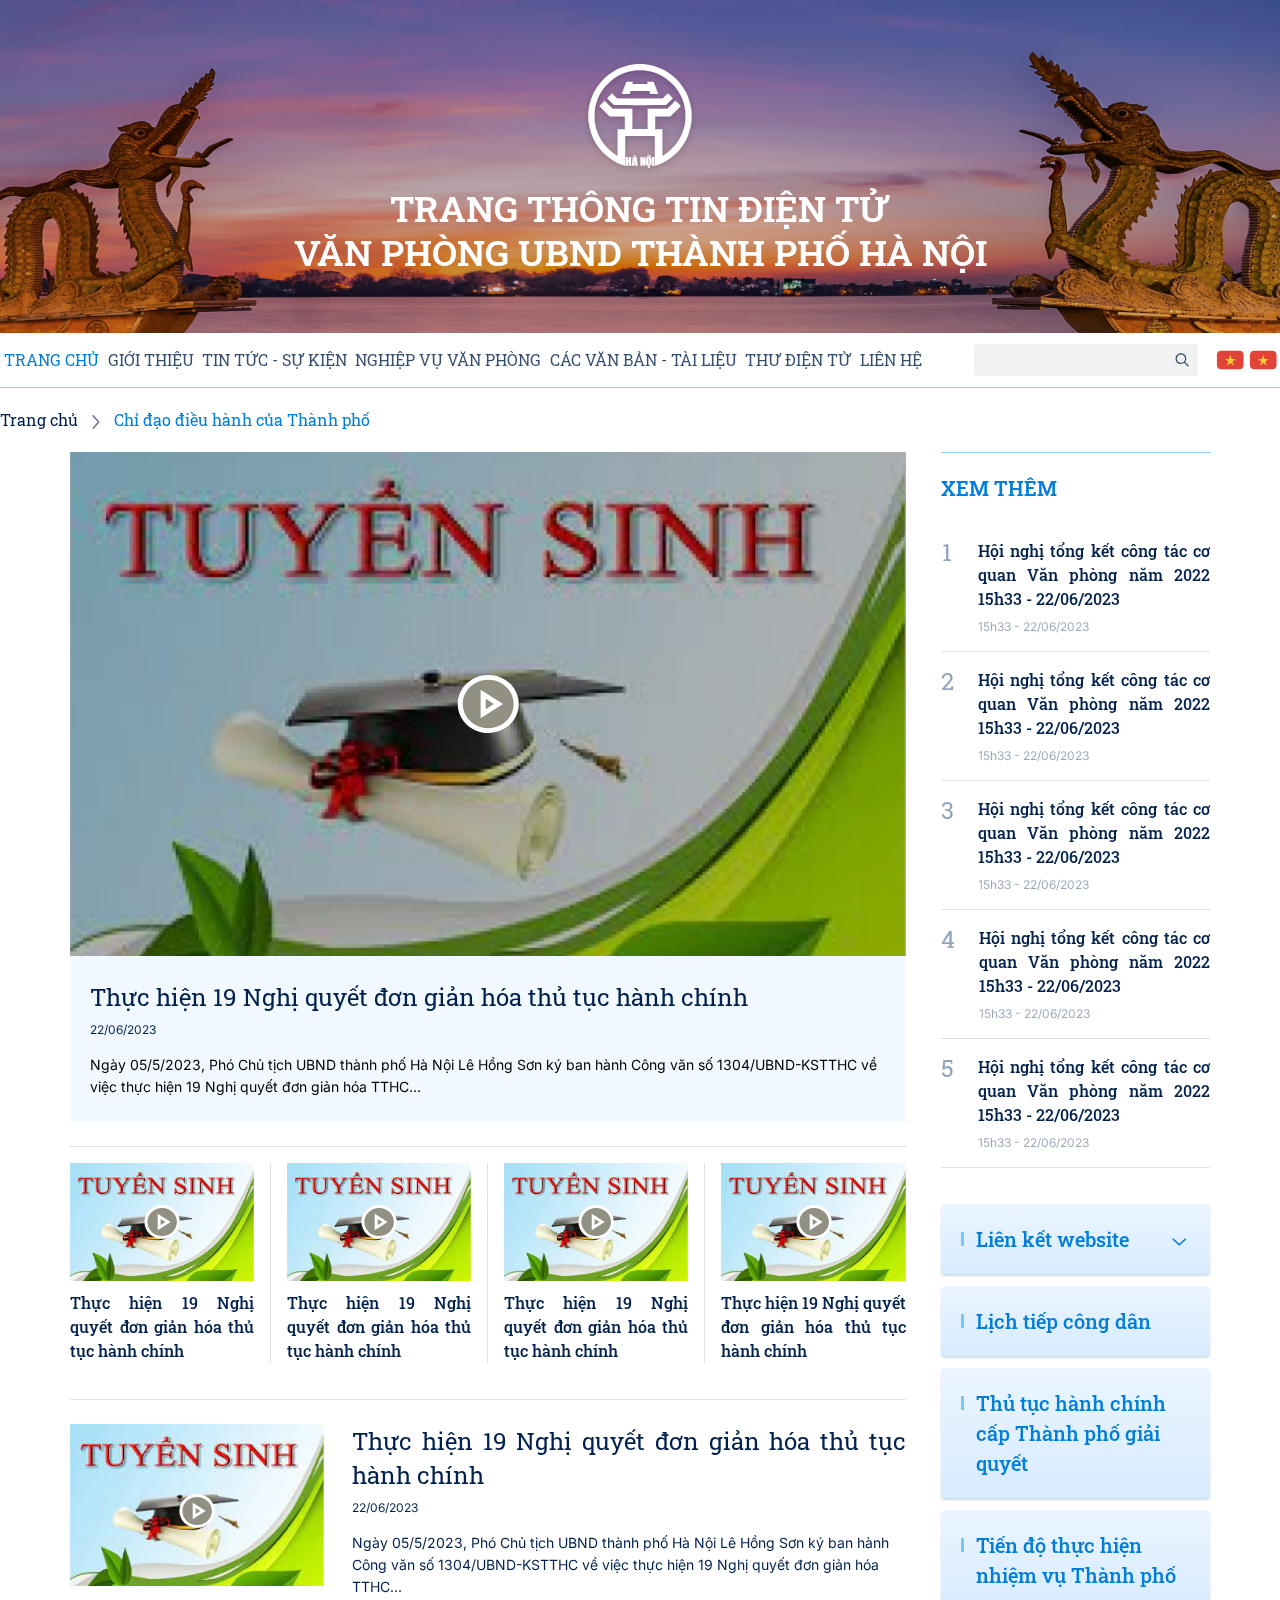
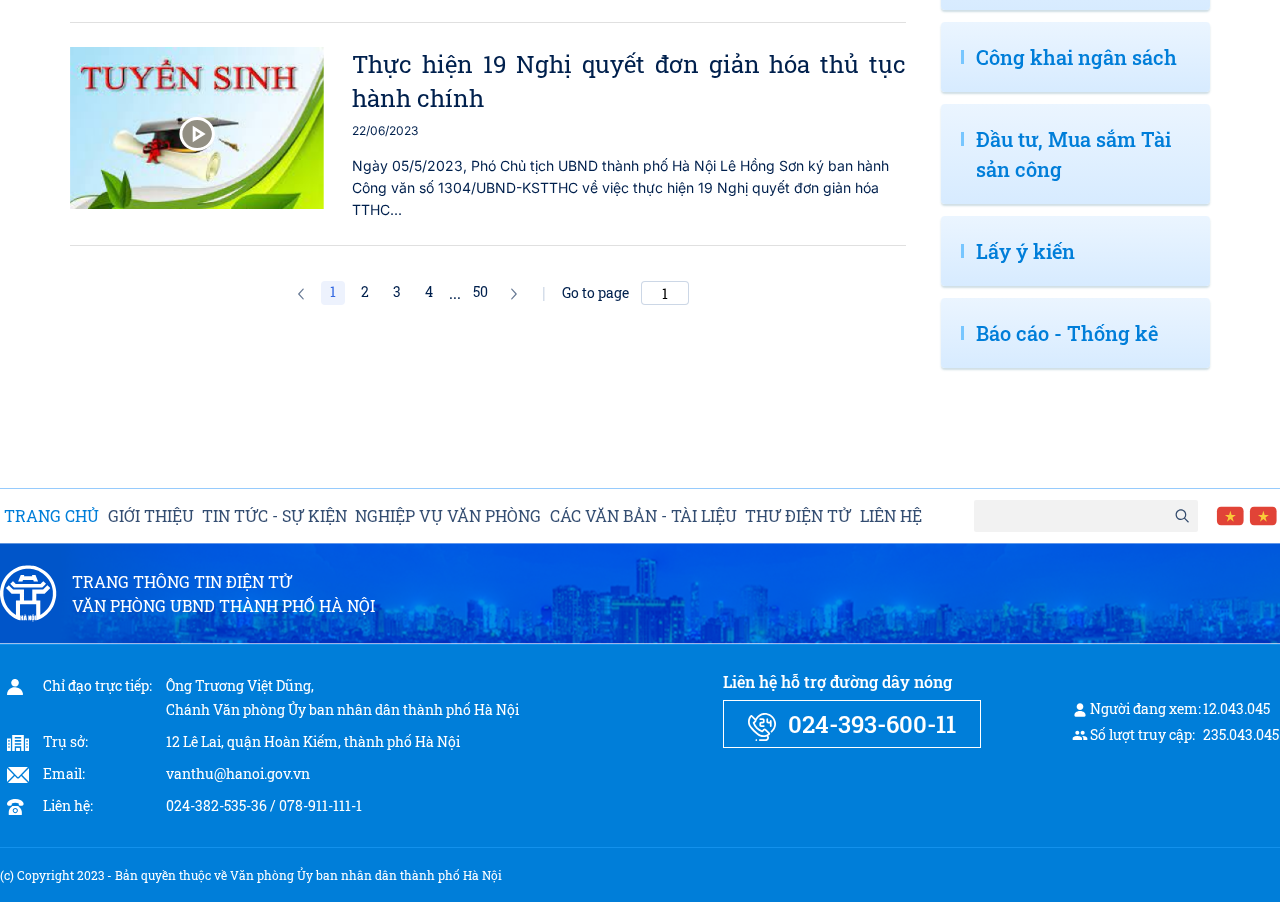
<file: 09-ThuVienAnhVideo-DS.html>
<!DOCTYPE html>
<html>
  <head>
    <title>Trang chủ</title>
    <meta charset="utf-8" />
    <meta name="MobileOptimized" content="device-width" />
    <meta
      content="width=device-width, initial-scale=1.0, maximum-scale=1.0, user-scalable=0"
      name="viewport"
    />
    <!--CSS-->
    <link rel="preconnect" href="https://fonts.googleapis.com" />
    <link rel="preconnect" href="https://fonts.gstatic.com" crossorigin />
    <link
      href="https://fonts.googleapis.com/css2?family=Inter:wght@100;200;300;400;500;600;700;800;900&family=Roboto+Slab:wght@100;200;300;400;500;600;700;800;900&display=swap"
      rel="stylesheet"
    />

    <link href="bootstrap/bootstrap.css" rel="stylesheet" />
    <link href="css/animate.css" rel="stylesheet" />
    <link href="css/font/fontawesome-all.css" rel="stylesheet" />
    <link href="js/Owl2/owl.carousel.css" rel="stylesheet" />
    <link href="css/style.css" rel="stylesheet" />
    <link href="css/css_rwd.css" rel="stylesheet" />
  </head>

  <body>
    <header style="--bg: url(../pic/bg_head.png)">
      <div class="wrp">
        <a href="/" class="logo" title="">
          <span class="icon">
            <svg
              width="116"
              height="116"
              viewBox="0 0 116 116"
              fill="none"
              xmlns="http://www.w3.org/2000/svg"
            >
              <g filter="url(#filter0_d_656_4090)">
                <path
                  d="M48.6071 4.84646C50.5798 4.62687 52.5207 4.19125 54.4934 4H61.4988C63.5458 4.20896 65.5646 4.6375 67.6046 4.88896C70.5017 5.61854 73.4554 6.21 76.2144 7.39291C78.3075 7.97728 80.1739 9.10353 82.1148 10.0456C84.5939 11.5083 87.0731 12.9321 89.3433 14.7241C91.8437 16.495 93.9474 18.7262 96.122 20.8902C100.028 25.3151 103.242 30.305 105.656 35.6908C106.322 37.7697 107.257 39.7637 107.732 41.9028C108.068 43.362 108.493 44.7964 108.794 46.2626C109.014 48.2318 109.453 50.1584 109.641 52.1488C109.641 54.8263 109.662 57.5003 109.641 60.1778C109.184 63.2555 108.826 66.3544 107.948 69.3471C107.452 71.7838 106.425 74.0398 105.653 76.388C103.241 81.7743 100.028 86.7643 96.122 91.1886C94.9958 92.303 93.8743 93.4245 92.7575 94.5531C88.2846 98.5059 83.2291 101.746 77.7691 104.158C76.1223 104.633 74.5817 105.447 72.8994 105.805C72.8569 95.8635 72.8994 85.9186 72.8781 75.9771C62.9615 75.9771 53.0448 75.9771 43.1282 75.9771C43.1069 85.9186 43.1459 95.86 43.1069 105.801C41.4211 105.447 39.884 104.633 38.2372 104.158C32.7772 101.746 27.7217 98.5059 23.2489 94.5531C21.6976 92.9133 19.9516 91.4471 18.581 89.6444C16.1301 86.8111 14.168 83.6236 12.3158 80.3759C11.4835 78.605 10.4245 76.9298 9.88618 75.035C9.26993 73.3669 8.59702 71.713 8.2216 69.9669C7.84619 68.2209 7.21223 66.4678 7.06348 64.6544C6.80848 63.082 6.52161 61.5165 6.35515 59.9334C6.35515 57.2559 6.3339 54.5784 6.35515 51.9045C6.81556 48.8303 7.17327 45.7278 8.0516 42.7351C8.53681 40.302 9.55681 38.0353 10.336 35.6943C12.7477 30.304 15.9623 25.3103 19.8701 20.8831C21.8251 18.9493 23.7022 16.9271 25.8909 15.2731C29.6414 12.3798 33.7171 9.93483 38.0353 7.98791C40.1142 7.32562 42.1082 6.38354 44.2474 5.90895C45.7065 5.5725 47.1444 5.1475 48.6071 4.84646ZM42.2959 13.0135C40.139 13.6191 38.2053 14.7525 36.2043 15.7371C34.4986 16.6562 32.8721 17.7152 31.3416 18.9033C28.6216 20.8016 26.3301 23.1993 24.0103 25.551C22.6468 27.1341 21.3718 28.7881 20.1145 30.4739C18.599 32.824 17.2613 35.284 16.1124 37.8335C15.7583 38.7047 15.5245 39.6291 15.1526 40.5003C13.6828 44.1341 13.1091 48.0334 12.5778 51.8939C12.5424 54.5678 12.5778 57.2453 12.5778 59.9228C13.0843 63.9992 13.7289 68.1182 15.3155 71.9326C16.378 75.2653 18.1205 78.3252 19.9445 81.2896C21.6587 83.6023 23.3551 85.9611 25.4589 87.9409C26.3336 88.7909 27.1624 89.6904 28.0584 90.5227C30.4526 92.4813 32.8326 94.5248 35.6199 95.9238C35.6199 87.0295 35.6199 78.1352 35.6199 69.2409C38.0353 69.2409 40.4472 69.2409 42.8626 69.2409C42.8626 65.0122 42.8626 60.7846 42.8626 56.5582C37.8015 56.537 32.737 56.5865 27.6759 56.537C24.2299 52.9953 20.6741 49.5705 17.228 46.0289C19.0662 44.3253 20.7697 42.4872 22.5866 40.7553C25.1826 43.4789 27.8991 46.0678 30.5234 48.7701C37.1428 48.8197 43.7551 48.7701 50.3744 48.7949C50.3744 55.5241 50.3744 62.2532 50.3744 68.9824C55.4626 68.9824 60.5532 68.9824 65.6461 68.9824C65.6461 62.2532 65.6461 55.5241 65.6461 48.7949C72.2654 48.7701 78.8777 48.8197 85.4793 48.7701C87.916 46.2626 90.4377 43.833 92.8708 41.3326C93.0833 41.1697 93.225 40.851 93.526 40.8333C95.2472 42.5545 96.9756 44.2757 98.6933 46.0005C98.6331 46.0997 98.5126 46.298 98.456 46.3972C95.0666 49.7653 91.6772 53.1263 88.3268 56.537C83.2623 56.5865 78.2012 56.537 73.1367 56.5618C73.1367 60.7881 73.1367 65.0145 73.1367 69.2409C75.5485 69.2409 77.9604 69.2409 80.3758 69.2409C80.3758 78.1352 80.3758 87.0295 80.3758 95.9238C81.7846 95.2184 83.1164 94.3686 84.3496 93.3879C86.445 91.8929 88.3923 90.2005 90.165 88.334C92.4174 86.2444 94.2556 83.7617 96.0654 81.2932C97.8893 78.3288 99.6389 75.2723 100.694 71.9361C102.263 68.1996 102.876 64.1622 103.418 60.1743C103.444 57.4141 103.444 54.6552 103.418 51.8974C103.032 49.2589 102.71 46.5849 101.983 44.0243C101.509 41.956 100.599 40.0293 99.9612 38.0035C98.7873 35.3872 97.4138 32.8652 95.8529 30.4597C94.1635 28.2072 92.4954 25.9087 90.4235 23.982C87.275 20.6574 83.6298 17.8414 79.6179 15.6343C77.7302 14.7241 75.9169 13.6333 73.8839 13.0702C69.9527 11.4127 65.7098 10.7044 61.4881 10.1979C59.0692 10.1979 56.6538 10.1767 54.2348 10.1979C50.1796 10.7469 46.089 11.3844 42.2853 12.9923L42.2959 13.0135Z"
                  fill="white"
                />
                <path
                  d="M44.4778 21.8675C46.6028 21.8427 48.7561 21.8675 50.8988 21.8675C50.704 22.5581 50.5446 23.2523 50.3392 23.9393H65.6534C65.4586 23.2523 65.2992 22.5581 65.0938 21.8675C67.2188 21.8675 69.3756 21.8675 71.5148 21.8675C73.1617 25.8979 74.681 29.9779 76.3031 34.0154C73.6292 34.0366 70.9552 34.0154 68.2813 34.0154C68.0611 32.9637 67.7808 31.9254 67.4419 30.9058C61.1448 30.9223 54.8478 30.9223 48.5507 30.9058C48.2117 31.9251 47.9326 32.9634 47.7149 34.0154C45.0374 34.0154 42.3634 34.0154 39.6895 34.0154C41.3115 29.9779 42.8274 25.8979 44.4778 21.8675Z"
                  fill="white"
                />
                <path
                  d="M29.571 33.686C29.7445 33.5514 29.9995 33.1158 30.2262 33.4345C31.8624 35.0991 33.5377 36.7318 35.1633 38.3928C50.3806 38.4212 65.5991 38.4212 80.8188 38.3928C82.4869 36.6787 84.1798 34.9928 85.8763 33.3105H86.0215C87.633 34.9185 89.2621 36.498 90.8311 38.152C88.5715 40.5143 86.195 42.7562 83.9248 45.122C66.6345 45.155 49.3441 45.155 32.0537 45.122C29.7835 42.7668 27.407 40.5178 25.1475 38.152C26.5641 36.6185 28.1189 35.1876 29.571 33.6683V33.686Z"
                  fill="white"
                />
                <path
                  d="M51.0723 95.127C51.6814 95.127 52.2871 95.127 52.8962 95.127C53.2893 95.6334 53.6506 96.1611 54.0189 96.6853C53.521 96.7067 53.0222 96.6854 52.5279 96.6215C51.9988 96.168 51.5116 95.6678 51.0723 95.127Z"
                  fill="white"
                />
                <path
                  d="M65.9927 95.18C66.6112 95.0702 67.2442 95.0702 67.8627 95.18C68.3935 95.6317 68.8809 96.1321 69.3183 96.6746C68.734 96.6746 68.1531 96.6746 67.5688 96.6746C67.5377 96.5276 67.4571 96.3958 67.3404 96.3012C67.2236 96.2065 67.078 96.1549 66.9277 96.1549C66.7775 96.1549 66.6318 96.2065 66.5151 96.3012C66.3984 96.3958 66.3178 96.5276 66.2867 96.6746C65.7023 96.6959 65.1179 96.7029 64.5371 96.6959C64.9755 96.1541 65.4628 95.6538 65.9927 95.2013V95.18Z"
                  fill="white"
                />
                <path
                  d="M43.6313 96.9297C44.4034 96.9297 45.1825 96.9297 45.9546 96.9297C45.9546 98.0489 45.9546 99.1716 45.9546 100.291H46.7232C46.7232 99.1716 46.7232 98.0489 46.7232 96.9297C47.4988 96.9297 48.2709 96.9297 49.0465 96.9297C49.0465 99.8622 49.0465 102.795 49.0465 105.727C48.2709 105.727 47.4988 105.727 46.7232 105.727C46.7232 104.516 46.7232 103.312 46.7232 102.104H45.9546C45.9546 103.312 45.9546 104.516 45.9546 105.727H43.6313C43.6242 102.802 43.6242 99.8693 43.6313 96.9297Z"
                  fill="white"
                />
                <path
                  d="M50.9235 96.9297C52.1028 96.9297 53.2751 96.9297 54.4651 96.9297C54.9008 99.8586 55.3293 102.795 55.8358 105.717C54.9645 105.717 54.0968 105.717 53.2291 105.717C53.2291 105.199 53.2291 104.679 53.2043 104.165H52.1949C52.1949 104.679 52.1949 105.199 52.1701 105.717C51.3024 105.717 50.4312 105.717 49.5635 105.717C50.0699 102.795 50.4985 99.8586 50.9341 96.9297M52.4287 100.826V102.639H52.9458V100.826H52.4287Z"
                  fill="white"
                />
                <path
                  d="M58.3887 96.929H60.1383C60.5243 97.8994 60.7333 98.9335 61.2008 99.8756C61.268 98.8946 61.2291 97.9135 61.2397 96.929C62.0118 96.929 62.7862 96.929 63.563 96.929C63.563 99.8614 63.563 102.794 63.563 105.726H61.5337C61.2008 104.852 61.1441 103.888 60.758 103.031C60.6837 103.927 60.7226 104.827 60.7155 105.726H58.3887C58.3887 102.794 58.3887 99.8591 58.3887 96.9219V96.929Z"
                  fill="white"
                />
                <path
                  d="M65.7239 97.0073C66.6553 96.8834 67.7639 96.7346 68.5572 97.3898C69.1203 97.8396 69.5984 98.5054 69.5347 99.2634V103.414C69.5878 104.477 68.6776 105.458 67.6753 105.716C66.8537 105.748 65.9257 105.908 65.1962 105.394C64.5622 104.941 64.0026 104.236 64.0735 103.414C64.0735 102.029 64.0735 100.648 64.0735 99.2634C64.0168 98.2398 64.8314 97.3757 65.7239 97.0073ZM66.4145 98.4913C66.4145 100.386 66.4145 102.288 66.4145 104.186H67.183C67.183 102.288 67.183 100.386 67.183 98.4913H66.4145Z"
                  fill="white"
                />
                <path
                  d="M70.0375 96.9297C70.8096 96.9297 71.5841 96.9297 72.3609 96.9297C72.3609 99.8622 72.3609 102.795 72.3609 105.727H70.0375C70.0305 102.802 70.0305 99.8693 70.0375 96.9297Z"
                  fill="white"
                />
                <path
                  d="M65.8945 106H67.7043V107.81H65.8945V106Z"
                  fill="white"
                />
              </g>
              <defs>
                <filter
                  id="filter0_d_656_4090"
                  x="0.345703"
                  y="0"
                  width="115.304"
                  height="115.81"
                  filterUnits="userSpaceOnUse"
                  color-interpolation-filters="sRGB"
                >
                  <feFlood flood-opacity="0" result="BackgroundImageFix" />
                  <feColorMatrix
                    in="SourceAlpha"
                    type="matrix"
                    values="0 0 0 0 0 0 0 0 0 0 0 0 0 0 0 0 0 0 127 0"
                    result="hardAlpha"
                  />
                  <feOffset dy="2" />
                  <feGaussianBlur stdDeviation="3" />
                  <feComposite in2="hardAlpha" operator="out" />
                  <feColorMatrix
                    type="matrix"
                    values="0 0 0 0 0 0 0 0 0 0 0 0 0 0 0 0 0 0 0.15 0"
                  />
                  <feBlend
                    mode="normal"
                    in2="BackgroundImageFix"
                    result="effect1_dropShadow_656_4090"
                  />
                  <feBlend
                    mode="normal"
                    in="SourceGraphic"
                    in2="effect1_dropShadow_656_4090"
                    result="shape"
                  />
                </filter>
              </defs>
            </svg>
          </span>
          <span class="text">
            <span>TRANG THÔNG TIN ĐIỆN TỬ </span>
            <span>VĂN PHÒNG UBND THÀNH PHỐ HÀ NỘI </span>
          </span>
        </a>
      </div>
    </header>

    <div class="menu">
      <div class="wrp">
        <ul class="menuMain">
          <li class="active"><a href="">TRANG CHỦ</a></li>
          <li>
            <a href="">GIỚI THIỆU</a>
            <span class="openSub">
              <i class="far fa-angle-down"></i>
            </span>
            <ul>
              <li><a href="" title="">Thông tin chung </a></li>
              <li><a href="" title="">Chức năng nhiệm vụ</a></li>
              <li>
                <a href="" title="">Lãnh đạo Văn phòng UBND Thành phố</a>
                <ul>
                  <li>
                    <a href="#" title=""
                      >Lãnh đạo Văn phòng UBND TP đương nhiệm</a
                    >
                  </li>
                  <li>
                    <a href="#" title=""
                      >Lãnh đạo Văn phòng UBND TP qua các thời kỳ</a
                    >
                  </li>
                </ul>
              </li>
              <li><a href="" title="">Bộ máy, cơ cấu, tổ chức</a></li>
              <li>
                <a href="#" title="">Thông tin các phòng/ban/đơn vị</a>
              </li>
              <li>
                <a href="#" title="">
                  Thông tin Lãnh đạo cấp phòng/ban/đơn vị</a
                >
              </li>
            </ul>
          </li>
          <li><a href="">TIN TỨC - SỰ KIỆN </a></li>
          <li><a href="">NGHIỆP VỤ VĂN PHÒNG </a></li>
          <li><a href="">CÁC VĂN BẢN - TÀI LIỆU </a></li>
          <li><a href="">THƯ ĐIỆN TỬ </a></li>
          <li><a href="">LIÊN HỆ </a></li>
        </ul>
        <div class="searchBox">
          <input type="search" title="" placeholder="" class="ips" />
          <a href="" title="" class="btnSearch">
            <svg
              width="17"
              height="16"
              viewBox="0 0 17 16"
              fill="none"
              xmlns="http://www.w3.org/2000/svg"
            >
              <path
                fill-rule="evenodd"
                clip-rule="evenodd"
                d="M10.2789 10.8698C9.36306 11.6024 8.20131 12.0405 6.93724 12.0405C3.98045 12.0405 1.5835 9.64355 1.5835 6.68675C1.5835 3.72996 3.98045 1.33301 6.93724 1.33301C9.89403 1.33301 12.291 3.72996 12.291 6.68675C12.291 7.95086 11.8529 9.11264 11.1202 10.0285L14.9168 13.8251L14.0755 14.6664L10.2789 10.8698ZM2.77322 6.68675C2.77322 4.38703 4.63751 2.52273 6.93724 2.52273C9.23697 2.52273 11.1013 4.38703 11.1013 6.68675C11.1013 7.80829 10.6579 8.82626 9.93682 9.57495L9.82544 9.68633C9.07675 10.4074 8.05878 10.8508 6.93724 10.8508C4.63751 10.8508 2.77322 8.98648 2.77322 6.68675Z"
                fill="#00204D"
                fill-opacity="0.8"
                style="mix-blend-mode: multiply"
              />
            </svg>
          </a>
        </div>
        <ul class="language">
          <li class="active">
            <a href="#" title="">
              <svg
                xmlns="http://www.w3.org/2000/svg"
                width="33"
                height="32"
                viewBox="0 0 33 32"
                fill="none"
              >
                <path
                  d="M29.5832 20.667C29.5832 23.2443 28.1778 25.3337 25.4165 25.3337H7.08317C4.32192 25.3337 2.9165 23.2443 2.9165 20.667V11.3337C2.9165 8.75639 4.32192 6.66699 7.08317 6.66699H25.4165C28.1778 6.66699 29.5832 8.75639 29.5832 11.3337V20.667Z"
                  fill="#E14337"
                />
                <path
                  d="M21.8299 14.8751L17.6645 14.8814L16.3715 10.6672L15.0882 14.8814L10.9174 14.8751L14.2949 17.4405L12.9865 21.628L16.374 19.0276L19.7686 21.628L18.4574 17.4405L21.8299 14.8751Z"
                  fill="#F9CB38"
                />
              </svg>
            </a>
          </li>
          <li>
            <a href="#" title="">
              <svg
                xmlns="http://www.w3.org/2000/svg"
                width="33"
                height="32"
                viewBox="0 0 33 32"
                fill="none"
              >
                <path
                  d="M29.5832 20.667C29.5832 23.2443 28.1778 25.3337 25.4165 25.3337H7.08317C4.32192 25.3337 2.9165 23.2443 2.9165 20.667V11.3337C2.9165 8.75639 4.32192 6.66699 7.08317 6.66699H25.4165C28.1778 6.66699 29.5832 8.75639 29.5832 11.3337V20.667Z"
                  fill="#E14337"
                />
                <path
                  d="M21.8299 14.8751L17.6645 14.8814L16.3715 10.6672L15.0882 14.8814L10.9174 14.8751L14.2949 17.4405L12.9865 21.628L16.374 19.0276L19.7686 21.628L18.4574 17.4405L21.8299 14.8751Z"
                  fill="#F9CB38"
                />
              </svg>
            </a>
          </li>
        </ul>
        <a href="javascript://" class="openList">
          <hr />
          <hr />
          <hr />
        </a>
        <div id="overlay"></div>
      </div>
    </div>
    <div id="pathway">
      <div class="wrp">
        <ul>
          <li><a href="" title="">Trang chủ</a></li>
          <li>
            <svg
              xmlns="http://www.w3.org/2000/svg"
              width="20"
              height="20"
              viewBox="0 0 20 20"
              fill="none"
            >
              <path
                d="M7.76928 3.37007C7.46976 3.04331 6.97599 3.04331 6.67646 3.37007C6.38649 3.6864 6.38649 4.19239 6.67646 4.50872L11.7101 10L6.67646 15.4913C6.38649 15.8076 6.38649 16.3136 6.67646 16.6299C6.97599 16.9567 7.46976 16.9567 7.76928 16.6299L13.3248 10.5693C13.6148 10.253 13.6148 9.74701 13.3248 9.43067L7.76928 3.37007Z"
                fill="#00204D"
                fill-opacity="0.6"
                style="mix-blend-mode: multiply"
              />
            </svg>
          </li>
          <li class="active">
            <a href="" title="">Chỉ đạo điều hành của Thành phố</a>
          </li>
        </ul>
      </div>
    </div>
    <div id="container" class="inside">
      <div class="wrp">
        <div class="container">
          <div class="colLeft">
            <div id="news" class="list gallery">
              <div class="listData">
                <div class="item">
                  <a href="" class="image">
                    <img
                      src="./pic/p_news.png"
                      alt=""
                      loading="lazy"
                      class="imageRatio"
                      style="--ratio: 968/584"
                    />
                    <svg
                      xmlns="http://www.w3.org/2000/svg"
                      width="62"
                      height="59"
                      viewBox="0 0 62 59"
                      fill="none"
                    >
                      <ellipse
                        cx="31.2488"
                        cy="29.4843"
                        rx="26.3445"
                        ry="25.0927"
                        fill="#928F83"
                        style="mix-blend-mode: multiply"
                      />
                      <path
                        fill-rule="evenodd"
                        clip-rule="evenodd"
                        d="M31.2503 5.27214C17.2111 5.27214 5.83013 16.1123 5.83013 29.4844C5.83013 42.8565 17.2111 53.6967 31.2503 53.6967C45.2895 53.6967 56.6705 42.8565 56.6705 29.4844C56.6705 16.1123 45.2895 5.27214 31.2503 5.27214ZM0.746094 29.4844C0.746094 13.4379 14.4033 0.429688 31.2503 0.429688C48.0973 0.429688 61.7545 13.4379 61.7545 29.4844C61.7545 45.5309 48.0973 58.5391 31.2503 58.5391C14.4033 58.5391 0.746094 45.5309 0.746094 29.4844Z"
                        fill="white"
                      />
                      <path
                        fill-rule="evenodd"
                        clip-rule="evenodd"
                        d="M23.6242 15.2754L46.0011 29.4844L23.6242 43.6934V15.2754ZM28.7083 24.3236V34.6452L36.8357 29.4844L28.7083 24.3236Z"
                        fill="white"
                      />
                    </svg>
                  </a>
                  <div class="info">
                    <h2 class="name">
                      <a href="#" title=""
                        >Thực hiện 19 Nghị quyết đơn giản hóa thủ tục hành
                        chính</a
                      >
                    </h2>
                    <span class="date">22/06/2023</span>
                    <div class="cont">
                      Ngày 05/5/2023, Phó Chủ tịch UBND thành phố Hà Nội Lê Hồng
                      Sơn ký ban hành Công văn số 1304/UBND-KSTTHC về việc thực
                      hiện 19 Nghị quyết đơn giản hóa TTHC...
                    </div>
                  </div>
                </div>
                <div class="item">
                  <a href="" class="image">
                    <img
                      src="./pic/p_news.png"
                      alt=""
                      loading="lazy"
                      class="imageRatio"
                      style="--ratio: 254/162"
                    />
                    <svg
                      xmlns="http://www.w3.org/2000/svg"
                      width="62"
                      height="59"
                      viewBox="0 0 62 59"
                      fill="none"
                    >
                      <ellipse
                        cx="31.2488"
                        cy="29.4843"
                        rx="26.3445"
                        ry="25.0927"
                        fill="#928F83"
                        style="mix-blend-mode: multiply"
                      />
                      <path
                        fill-rule="evenodd"
                        clip-rule="evenodd"
                        d="M31.2503 5.27214C17.2111 5.27214 5.83013 16.1123 5.83013 29.4844C5.83013 42.8565 17.2111 53.6967 31.2503 53.6967C45.2895 53.6967 56.6705 42.8565 56.6705 29.4844C56.6705 16.1123 45.2895 5.27214 31.2503 5.27214ZM0.746094 29.4844C0.746094 13.4379 14.4033 0.429688 31.2503 0.429688C48.0973 0.429688 61.7545 13.4379 61.7545 29.4844C61.7545 45.5309 48.0973 58.5391 31.2503 58.5391C14.4033 58.5391 0.746094 45.5309 0.746094 29.4844Z"
                        fill="white"
                      />
                      <path
                        fill-rule="evenodd"
                        clip-rule="evenodd"
                        d="M23.6242 15.2754L46.0011 29.4844L23.6242 43.6934V15.2754ZM28.7083 24.3236V34.6452L36.8357 29.4844L28.7083 24.3236Z"
                        fill="white"
                      />
                    </svg>
                  </a>
                  <div class="info">
                    <h2 class="name">
                      <a href="#" title=""
                        >Thực hiện 19 Nghị quyết đơn giản hóa thủ tục hành
                        chính</a
                      >
                    </h2>
                    <span class="date">22/06/2023</span>
                    <div class="cont">
                      Ngày 05/5/2023, Phó Chủ tịch UBND thành phố Hà Nội Lê Hồng
                      Sơn ký ban hành Công văn số 1304/UBND-KSTTHC về việc thực
                      hiện 19 Nghị quyết đơn giản hóa TTHC...
                    </div>
                  </div>
                </div>
                <div class="item">
                  <a href="" class="image">
                    <img
                      src="./pic/p_news.png"
                      alt=""
                      loading="lazy"
                      class="imageRatio"
                      style="--ratio: 254/162"
                    />
                    <svg
                      xmlns="http://www.w3.org/2000/svg"
                      width="62"
                      height="59"
                      viewBox="0 0 62 59"
                      fill="none"
                    >
                      <ellipse
                        cx="31.2488"
                        cy="29.4843"
                        rx="26.3445"
                        ry="25.0927"
                        fill="#928F83"
                        style="mix-blend-mode: multiply"
                      />
                      <path
                        fill-rule="evenodd"
                        clip-rule="evenodd"
                        d="M31.2503 5.27214C17.2111 5.27214 5.83013 16.1123 5.83013 29.4844C5.83013 42.8565 17.2111 53.6967 31.2503 53.6967C45.2895 53.6967 56.6705 42.8565 56.6705 29.4844C56.6705 16.1123 45.2895 5.27214 31.2503 5.27214ZM0.746094 29.4844C0.746094 13.4379 14.4033 0.429688 31.2503 0.429688C48.0973 0.429688 61.7545 13.4379 61.7545 29.4844C61.7545 45.5309 48.0973 58.5391 31.2503 58.5391C14.4033 58.5391 0.746094 45.5309 0.746094 29.4844Z"
                        fill="white"
                      />
                      <path
                        fill-rule="evenodd"
                        clip-rule="evenodd"
                        d="M23.6242 15.2754L46.0011 29.4844L23.6242 43.6934V15.2754ZM28.7083 24.3236V34.6452L36.8357 29.4844L28.7083 24.3236Z"
                        fill="white"
                      />
                    </svg>
                  </a>
                  <div class="info">
                    <h2 class="name">
                      <a href="#" title=""
                        >Thực hiện 19 Nghị quyết đơn giản hóa thủ tục hành
                        chính</a
                      >
                    </h2>
                    <span class="date">22/06/2023</span>
                    <div class="cont">
                      Ngày 05/5/2023, Phó Chủ tịch UBND thành phố Hà Nội Lê Hồng
                      Sơn ký ban hành Công văn số 1304/UBND-KSTTHC về việc thực
                      hiện 19 Nghị quyết đơn giản hóa TTHC...
                    </div>
                  </div>
                </div>
                <div class="item">
                  <a href="" class="image">
                    <img
                      src="./pic/p_news.png"
                      alt=""
                      loading="lazy"
                      class="imageRatio"
                      style="--ratio: 254/162"
                    />
                    <svg
                      xmlns="http://www.w3.org/2000/svg"
                      width="62"
                      height="59"
                      viewBox="0 0 62 59"
                      fill="none"
                    >
                      <ellipse
                        cx="31.2488"
                        cy="29.4843"
                        rx="26.3445"
                        ry="25.0927"
                        fill="#928F83"
                        style="mix-blend-mode: multiply"
                      />
                      <path
                        fill-rule="evenodd"
                        clip-rule="evenodd"
                        d="M31.2503 5.27214C17.2111 5.27214 5.83013 16.1123 5.83013 29.4844C5.83013 42.8565 17.2111 53.6967 31.2503 53.6967C45.2895 53.6967 56.6705 42.8565 56.6705 29.4844C56.6705 16.1123 45.2895 5.27214 31.2503 5.27214ZM0.746094 29.4844C0.746094 13.4379 14.4033 0.429688 31.2503 0.429688C48.0973 0.429688 61.7545 13.4379 61.7545 29.4844C61.7545 45.5309 48.0973 58.5391 31.2503 58.5391C14.4033 58.5391 0.746094 45.5309 0.746094 29.4844Z"
                        fill="white"
                      />
                      <path
                        fill-rule="evenodd"
                        clip-rule="evenodd"
                        d="M23.6242 15.2754L46.0011 29.4844L23.6242 43.6934V15.2754ZM28.7083 24.3236V34.6452L36.8357 29.4844L28.7083 24.3236Z"
                        fill="white"
                      />
                    </svg>
                  </a>
                  <div class="info">
                    <h2 class="name">
                      <a href="#" title=""
                        >Thực hiện 19 Nghị quyết đơn giản hóa thủ tục hành
                        chính</a
                      >
                    </h2>
                    <span class="date">22/06/2023</span>
                    <div class="cont">
                      Ngày 05/5/2023, Phó Chủ tịch UBND thành phố Hà Nội Lê Hồng
                      Sơn ký ban hành Công văn số 1304/UBND-KSTTHC về việc thực
                      hiện 19 Nghị quyết đơn giản hóa TTHC...
                    </div>
                  </div>
                </div>
                <div class="item">
                  <a href="" class="image">
                    <img
                      src="./pic/p_news.png"
                      alt=""
                      loading="lazy"
                      class="imageRatio"
                      style="--ratio: 254/162"
                    />
                    <svg
                      xmlns="http://www.w3.org/2000/svg"
                      width="62"
                      height="59"
                      viewBox="0 0 62 59"
                      fill="none"
                    >
                      <ellipse
                        cx="31.2488"
                        cy="29.4843"
                        rx="26.3445"
                        ry="25.0927"
                        fill="#928F83"
                        style="mix-blend-mode: multiply"
                      />
                      <path
                        fill-rule="evenodd"
                        clip-rule="evenodd"
                        d="M31.2503 5.27214C17.2111 5.27214 5.83013 16.1123 5.83013 29.4844C5.83013 42.8565 17.2111 53.6967 31.2503 53.6967C45.2895 53.6967 56.6705 42.8565 56.6705 29.4844C56.6705 16.1123 45.2895 5.27214 31.2503 5.27214ZM0.746094 29.4844C0.746094 13.4379 14.4033 0.429688 31.2503 0.429688C48.0973 0.429688 61.7545 13.4379 61.7545 29.4844C61.7545 45.5309 48.0973 58.5391 31.2503 58.5391C14.4033 58.5391 0.746094 45.5309 0.746094 29.4844Z"
                        fill="white"
                      />
                      <path
                        fill-rule="evenodd"
                        clip-rule="evenodd"
                        d="M23.6242 15.2754L46.0011 29.4844L23.6242 43.6934V15.2754ZM28.7083 24.3236V34.6452L36.8357 29.4844L28.7083 24.3236Z"
                        fill="white"
                      />
                    </svg>
                  </a>
                  <div class="info">
                    <h2 class="name">
                      <a href="#" title=""
                        >Thực hiện 19 Nghị quyết đơn giản hóa thủ tục hành
                        chính</a
                      >
                    </h2>
                    <span class="date">22/06/2023</span>
                    <div class="cont">
                      Ngày 05/5/2023, Phó Chủ tịch UBND thành phố Hà Nội Lê Hồng
                      Sơn ký ban hành Công văn số 1304/UBND-KSTTHC về việc thực
                      hiện 19 Nghị quyết đơn giản hóa TTHC...
                    </div>
                  </div>
                </div>
                <div class="item">
                  <a href="" class="image">
                    <img
                      src="./pic/p_news.png"
                      alt=""
                      loading="lazy"
                      class="imageRatio"
                      style="--ratio: 254/162"
                    />
                    <svg
                      xmlns="http://www.w3.org/2000/svg"
                      width="62"
                      height="59"
                      viewBox="0 0 62 59"
                      fill="none"
                    >
                      <ellipse
                        cx="31.2488"
                        cy="29.4843"
                        rx="26.3445"
                        ry="25.0927"
                        fill="#928F83"
                        style="mix-blend-mode: multiply"
                      />
                      <path
                        fill-rule="evenodd"
                        clip-rule="evenodd"
                        d="M31.2503 5.27214C17.2111 5.27214 5.83013 16.1123 5.83013 29.4844C5.83013 42.8565 17.2111 53.6967 31.2503 53.6967C45.2895 53.6967 56.6705 42.8565 56.6705 29.4844C56.6705 16.1123 45.2895 5.27214 31.2503 5.27214ZM0.746094 29.4844C0.746094 13.4379 14.4033 0.429688 31.2503 0.429688C48.0973 0.429688 61.7545 13.4379 61.7545 29.4844C61.7545 45.5309 48.0973 58.5391 31.2503 58.5391C14.4033 58.5391 0.746094 45.5309 0.746094 29.4844Z"
                        fill="white"
                      />
                      <path
                        fill-rule="evenodd"
                        clip-rule="evenodd"
                        d="M23.6242 15.2754L46.0011 29.4844L23.6242 43.6934V15.2754ZM28.7083 24.3236V34.6452L36.8357 29.4844L28.7083 24.3236Z"
                        fill="white"
                      />
                    </svg>
                  </a>
                  <div class="info">
                    <h2 class="name">
                      <a href="#" title=""
                        >Thực hiện 19 Nghị quyết đơn giản hóa thủ tục hành
                        chính</a
                      >
                    </h2>
                    <span class="date">22/06/2023</span>
                    <div class="cont">
                      Ngày 05/5/2023, Phó Chủ tịch UBND thành phố Hà Nội Lê Hồng
                      Sơn ký ban hành Công văn số 1304/UBND-KSTTHC về việc thực
                      hiện 19 Nghị quyết đơn giản hóa TTHC...
                    </div>
                  </div>
                </div>
                <div class="item">
                  <a href="" class="image">
                    <img
                      src="./pic/p_news.png"
                      alt=""
                      loading="lazy"
                      class="imageRatio"
                      style="--ratio: 254/162"
                    />
                    <svg
                      xmlns="http://www.w3.org/2000/svg"
                      width="62"
                      height="59"
                      viewBox="0 0 62 59"
                      fill="none"
                    >
                      <ellipse
                        cx="31.2488"
                        cy="29.4843"
                        rx="26.3445"
                        ry="25.0927"
                        fill="#928F83"
                        style="mix-blend-mode: multiply"
                      />
                      <path
                        fill-rule="evenodd"
                        clip-rule="evenodd"
                        d="M31.2503 5.27214C17.2111 5.27214 5.83013 16.1123 5.83013 29.4844C5.83013 42.8565 17.2111 53.6967 31.2503 53.6967C45.2895 53.6967 56.6705 42.8565 56.6705 29.4844C56.6705 16.1123 45.2895 5.27214 31.2503 5.27214ZM0.746094 29.4844C0.746094 13.4379 14.4033 0.429688 31.2503 0.429688C48.0973 0.429688 61.7545 13.4379 61.7545 29.4844C61.7545 45.5309 48.0973 58.5391 31.2503 58.5391C14.4033 58.5391 0.746094 45.5309 0.746094 29.4844Z"
                        fill="white"
                      />
                      <path
                        fill-rule="evenodd"
                        clip-rule="evenodd"
                        d="M23.6242 15.2754L46.0011 29.4844L23.6242 43.6934V15.2754ZM28.7083 24.3236V34.6452L36.8357 29.4844L28.7083 24.3236Z"
                        fill="white"
                      />
                    </svg>
                  </a>
                  <div class="info">
                    <h2 class="name">
                      <a href="#" title=""
                        >Thực hiện 19 Nghị quyết đơn giản hóa thủ tục hành
                        chính</a
                      >
                    </h2>
                    <span class="date">22/06/2023</span>
                    <div class="cont">
                      Ngày 05/5/2023, Phó Chủ tịch UBND thành phố Hà Nội Lê Hồng
                      Sơn ký ban hành Công văn số 1304/UBND-KSTTHC về việc thực
                      hiện 19 Nghị quyết đơn giản hóa TTHC...
                    </div>
                  </div>
                </div>
              </div>
              <div class="pagging">
                <ul>
                  <li>
                    <a href="" title="">
                      <svg
                        xmlns="http://www.w3.org/2000/svg"
                        width="17"
                        height="16"
                        viewBox="0 0 17 16"
                        fill="none"
                      >
                        <path
                          d="M11.6157 3.60698L7.58879 8L11.6157 12.393C11.8477 12.6461 11.8477 13.0509 11.6157 13.3039C11.3761 13.5654 10.9811 13.5654 10.7415 13.3039L6.29703 8.45546C6.06505 8.20239 6.06505 7.7976 6.29703 7.54454L10.7415 2.69605C10.9811 2.43465 11.3761 2.43465 11.6157 2.69605C11.8477 2.94912 11.8477 3.35391 11.6157 3.60698Z"
                          fill="#00204D"
                          fill-opacity="0.6"
                          style="mix-blend-mode: multiply"
                        />
                      </svg>
                    </a>
                  </li>
                  <li class="active">
                    <a href="" title="">1</a>
                  </li>
                  <li>
                    <a href="" title="">2</a>
                  </li>
                  <li>
                    <a href="" title="">3</a>
                  </li>
                  <li>
                    <a href="" title="">4</a>
                  </li>
                  <li>
                    <span>...</span>
                  </li>
                  <li>
                    <a href="" title="">50</a>
                  </li>
                  <li>
                    <a href="" title="">
                      <svg
                        xmlns="http://www.w3.org/2000/svg"
                        width="17"
                        height="16"
                        viewBox="0 0 17 16"
                        fill="none"
                      >
                        <path
                          d="M7.17129 2.69605C6.93166 2.43465 6.53665 2.43465 6.29703 2.69605C6.06505 2.94912 6.06505 3.35391 6.29703 3.60698L10.324 8L6.29703 12.393C6.06505 12.6461 6.06505 13.0509 6.29703 13.3039C6.53665 13.5654 6.93166 13.5654 7.17129 13.3039L11.6157 8.45546C11.8477 8.2024 11.8477 7.79761 11.6157 7.54454L7.17129 2.69605Z"
                          fill="#00204D"
                          fill-opacity="0.6"
                          style="mix-blend-mode: multiply"
                        />
                      </svg>
                    </a>
                  </li>
                </ul>
                <span class="" style="color: rgba(0, 53, 128, 0.2)">|</span>
                <div class="gotopage">
                  <span>Go to page</span>
                  <input
                    type="text"
                    class="pageNumber"
                    value="1"
                    onkeyup="$(this).val($(this).val().replace(/[^0-9]/g, ''));"
                  />
                </div>
              </div>
            </div>
          </div>
          <div class="colRight">
            <div id="mostReadNews">
              <div class="commonTop">
                <h2 class="commonNameCate">
                  <a href="#" title="">Xem thêm</a>
                </h2>
              </div>
              <div class="group">
                <div class="item">
                  <div class="ord"></div>
                  <div class="info">
                    <h3 class="name">
                      <a href="#" title=""
                        >Hội nghị tổng kết công tác cơ quan Văn phòng năm 2022
                        15h33 - 22/06/2023</a
                      >
                    </h3>
                    <span class="date">15h33 - 22/06/2023</span>
                  </div>
                </div>
                <div class="item">
                  <div class="ord"></div>
                  <div class="info">
                    <h3 class="name">
                      <a href="#" title=""
                        >Hội nghị tổng kết công tác cơ quan Văn phòng năm 2022
                        15h33 - 22/06/2023</a
                      >
                    </h3>
                    <span class="date">15h33 - 22/06/2023</span>
                  </div>
                </div>
                <div class="item">
                  <div class="ord"></div>
                  <div class="info">
                    <h3 class="name">
                      <a href="#" title=""
                        >Hội nghị tổng kết công tác cơ quan Văn phòng năm 2022
                        15h33 - 22/06/2023</a
                      >
                    </h3>
                    <span class="date">15h33 - 22/06/2023</span>
                  </div>
                </div>
                <div class="item">
                  <div class="ord"></div>
                  <div class="info">
                    <h3 class="name">
                      <a href="#" title=""
                        >Hội nghị tổng kết công tác cơ quan Văn phòng năm 2022
                        15h33 - 22/06/2023</a
                      >
                    </h3>
                    <span class="date">15h33 - 22/06/2023</span>
                  </div>
                </div>
                <div class="item">
                  <div class="ord"></div>
                  <div class="info">
                    <h3 class="name">
                      <a href="#" title=""
                        >Hội nghị tổng kết công tác cơ quan Văn phòng năm 2022
                        15h33 - 22/06/2023</a
                      >
                    </h3>
                    <span class="date">15h33 - 22/06/2023</span>
                  </div>
                </div>
              </div>
            </div>
            <div class="cateRight">
              <ul>
                <li>
                  <a href="" title="">
                    <span>Liên kết website</span>
                    <span class="down">
                      <svg
                        xmlns="http://www.w3.org/2000/svg"
                        width="21"
                        height="20"
                        viewBox="0 0 21 20"
                        fill="none"
                      >
                        <path
                          d="M4.75872 6.67549C4.44239 6.38552 3.9364 6.38552 3.62007 6.67549C3.29331 6.97501 3.29331 7.46878 3.62007 7.76831L9.68068 13.3239C9.99701 13.6138 10.503 13.6138 10.8193 13.3239L16.8799 7.76831C17.2067 7.46878 17.2067 6.97501 16.8799 6.67549C16.5636 6.38552 16.0576 6.38552 15.7413 6.67549L10.25 11.7092L4.75872 6.67549Z"
                          fill="#007ED9"
                        />
                      </svg>
                    </span>
                  </a>
                  <ul>
                    <li>
                      <a href="" title="">Cổng thông tin điện tử Chính phủ </a>
                    </li>
                    <li>
                      <a href="" title=""
                        >Cổng thông tin điều hành UBND Thành phố</a
                      >
                    </li>
                    <li><a href="" title="">Cổng dịch vụ công quốc gia </a></li>
                  </ul>
                </li>
                <li>
                  <a href="" title=""><span>Lịch tiếp công dân</span></a>
                </li>
                <li>
                  <a href="" title=""
                    ><span>
                      Thủ tục hành chính cấp Thành phố giải quyết</span
                    ></a
                  >
                </li>
                <li>
                  <a href="" title=""
                    ><span>Tiến độ thực hiện nhiệm vụ Thành phố</span></a
                  >
                </li>
                <li>
                  <a href="" title=""><span>Công khai ngân sách</span></a>
                </li>
                <li>
                  <a href="" title=""
                    ><span>Đầu tư, Mua sắm Tài sản công</span></a
                  >
                </li>
                <li>
                  <a href="" title=""><span>Lấy ý kiến</span></a>
                </li>
                <li>
                  <a href="" title=""><span>Báo cáo - Thống kê</span></a>
                </li>
              </ul>
            </div>
          </div>
        </div>
      </div>
    </div>
    <div class="menu menuFoot">
      <div class="wrp">
        <ul class="menuMain">
          <li class="active"><a href="">TRANG CHỦ</a></li>
          <li>
            <a href="">GIỚI THIỆU</a>
            <ul>
              <li><a href="" title="">Thông tin chung </a></li>
              <li><a href="" title="">Chức năng nhiệm vụ</a></li>
              <li>
                <a href="" title="">Lãnh đạo Văn phòng UBND Thành phố</a>
                <ul>
                  <li>
                    <a href="#" title=""
                      >Lãnh đạo Văn phòng UBND TP đương nhiệm</a
                    >
                  </li>
                  <li>
                    <a href="#" title=""
                      >Lãnh đạo Văn phòng UBND TP qua các thời kỳ</a
                    >
                  </li>
                </ul>
              </li>
              <li><a href="" title="">Bộ máy, cơ cấu, tổ chức</a></li>
              <li>
                <a href="#" title="">Thông tin các phòng/ban/đơn vị</a>
              </li>
              <li>
                <a href="#" title="">
                  Thông tin Lãnh đạo cấp phòng/ban/đơn vị</a
                >
              </li>
            </ul>
          </li>
          <li><a href="">TIN TỨC - SỰ KIỆN </a></li>
          <li><a href="">NGHIỆP VỤ VĂN PHÒNG </a></li>
          <li><a href="">CÁC VĂN BẢN - TÀI LIỆU </a></li>
          <li><a href="">THƯ ĐIỆN TỬ </a></li>
          <li><a href="">LIÊN HỆ </a></li>
        </ul>
        <div class="searchBox">
          <input type="search" title="" placeholder="" class="ips" />
          <a href="" title="" class="btnSearch">
            <svg
              width="17"
              height="16"
              viewBox="0 0 17 16"
              fill="none"
              xmlns="http://www.w3.org/2000/svg"
            >
              <path
                fill-rule="evenodd"
                clip-rule="evenodd"
                d="M10.2789 10.8698C9.36306 11.6024 8.20131 12.0405 6.93724 12.0405C3.98045 12.0405 1.5835 9.64355 1.5835 6.68675C1.5835 3.72996 3.98045 1.33301 6.93724 1.33301C9.89403 1.33301 12.291 3.72996 12.291 6.68675C12.291 7.95086 11.8529 9.11264 11.1202 10.0285L14.9168 13.8251L14.0755 14.6664L10.2789 10.8698ZM2.77322 6.68675C2.77322 4.38703 4.63751 2.52273 6.93724 2.52273C9.23697 2.52273 11.1013 4.38703 11.1013 6.68675C11.1013 7.80829 10.6579 8.82626 9.93682 9.57495L9.82544 9.68633C9.07675 10.4074 8.05878 10.8508 6.93724 10.8508C4.63751 10.8508 2.77322 8.98648 2.77322 6.68675Z"
                fill="#00204D"
                fill-opacity="0.8"
                style="mix-blend-mode: multiply"
              />
            </svg>
          </a>
        </div>
        <ul class="language">
          <li class="active">
            <a href="#" title="">
              <svg
                xmlns="http://www.w3.org/2000/svg"
                width="33"
                height="32"
                viewBox="0 0 33 32"
                fill="none"
              >
                <path
                  d="M29.5832 20.667C29.5832 23.2443 28.1778 25.3337 25.4165 25.3337H7.08317C4.32192 25.3337 2.9165 23.2443 2.9165 20.667V11.3337C2.9165 8.75639 4.32192 6.66699 7.08317 6.66699H25.4165C28.1778 6.66699 29.5832 8.75639 29.5832 11.3337V20.667Z"
                  fill="#E14337"
                />
                <path
                  d="M21.8299 14.8751L17.6645 14.8814L16.3715 10.6672L15.0882 14.8814L10.9174 14.8751L14.2949 17.4405L12.9865 21.628L16.374 19.0276L19.7686 21.628L18.4574 17.4405L21.8299 14.8751Z"
                  fill="#F9CB38"
                />
              </svg>
            </a>
          </li>
          <li>
            <a href="#" title="">
              <svg
                xmlns="http://www.w3.org/2000/svg"
                width="33"
                height="32"
                viewBox="0 0 33 32"
                fill="none"
              >
                <path
                  d="M29.5832 20.667C29.5832 23.2443 28.1778 25.3337 25.4165 25.3337H7.08317C4.32192 25.3337 2.9165 23.2443 2.9165 20.667V11.3337C2.9165 8.75639 4.32192 6.66699 7.08317 6.66699H25.4165C28.1778 6.66699 29.5832 8.75639 29.5832 11.3337V20.667Z"
                  fill="#E14337"
                />
                <path
                  d="M21.8299 14.8751L17.6645 14.8814L16.3715 10.6672L15.0882 14.8814L10.9174 14.8751L14.2949 17.4405L12.9865 21.628L16.374 19.0276L19.7686 21.628L18.4574 17.4405L21.8299 14.8751Z"
                  fill="#F9CB38"
                />
              </svg>
            </a>
          </li>
        </ul>
      </div>
    </div>
    <div id="bannerFoot" style="--bg: url(../pic/bg_foot.png)">
      <div class="wrp">
        <div class="logo">
          <span class="image">
            <svg
              xmlns="http://www.w3.org/2000/svg"
              width="57"
              height="57"
              viewBox="0 0 57 57"
              fill="none"
            >
              <path
                d="M23.0432 0.834704C24.0978 0.709331 25.1525 0.479478 26.2071 0.375H30.0248C31.1427 0.489925 32.2395 0.719767 33.3468 0.855588C34.9453 1.17868 36.5148 1.62941 38.0399 2.20336C39.1365 2.58355 40.1955 3.06267 41.2037 3.6347C42.5728 4.38175 43.8873 5.22313 45.1374 6.15261C46.4645 7.15753 47.7029 8.2725 48.8391 9.48545C50.9622 11.8739 52.7113 14.5646 54.0278 17.4676C54.3864 18.5855 54.8926 19.6616 55.1563 20.8213C55.3356 21.6049 55.5676 22.378 55.7363 23.172C55.8523 24.2168 56.0949 25.2616 56.2003 26.3064C56.2003 27.7481 56.2003 29.1899 56.2003 30.6317C56.0082 32.2985 55.6981 33.9498 55.2723 35.5735C54.9407 36.8652 54.5287 38.1353 54.0384 39.3765C52.722 42.282 50.969 44.9732 48.8391 47.3586L47.0146 49.1765C44.5802 51.3221 41.8271 53.084 38.8519 54.4004C37.9555 54.6511 37.1223 55.0899 36.1943 55.2884C36.1943 49.9183 36.1943 44.5586 36.1943 39.1989H20.027C20.027 44.5586 20.027 49.9183 20.027 55.2884C19.1095 55.0899 18.2658 54.6511 17.3694 54.4004C14.3956 53.0814 11.643 51.3198 9.20668 49.1765C8.31409 48.3394 7.46575 47.4571 6.66506 46.5332C5.37205 44.9758 4.23144 43.3001 3.25864 41.5287C2.73618 40.607 2.29511 39.6422 1.94037 38.6452C1.57037 37.7597 1.26723 36.8482 1.03342 35.9183C0.760126 34.9751 0.548754 34.0154 0.400642 33.0452C0.263542 32.1989 0.105365 31.3526 0.0209961 30.4959C0.0209961 29.0541 0.0209961 27.6123 0.0209961 26.1705C0.21405 24.5005 0.524125 22.8457 0.94903 21.2183C1.28091 19.9289 1.69662 18.662 2.1935 17.4258C3.50217 14.5185 5.25195 11.8267 7.38219 9.44365C8.40534 8.36166 9.50113 7.34941 10.6621 6.4138C12.7068 4.85748 14.9256 3.53938 17.2745 2.48547C18.3797 2.05668 19.506 1.68355 20.6493 1.36755C21.4508 1.17949 22.2312 0.94962 23.0221 0.792904M19.5946 5.20186C18.4429 5.58361 17.3304 6.07342 16.2726 6.66457C15.3477 7.16453 14.4628 7.73383 13.6255 8.36753C12.1912 9.44541 10.8571 10.6482 9.63908 11.9616C8.8903 12.8183 8.2048 13.7063 7.52985 14.6153C6.69818 15.8817 5.96485 17.2089 5.33623 18.5854C5.13586 19.0556 5.0093 19.5571 4.80893 20.0272C4.08378 22.0088 3.61256 24.0727 3.4063 26.1705C3.4063 27.6123 3.4063 29.0541 3.4063 30.4959C3.61156 32.7116 4.1152 34.8902 4.90384 36.9735C5.52716 38.7537 6.37399 40.449 7.42438 42.0198C8.31138 43.3047 9.31382 44.5077 10.4195 45.6138C10.8941 46.0735 11.3475 46.5541 11.8327 47.0034C13.0951 48.1218 14.478 49.0993 15.9562 49.9183V35.563H19.8794V28.7198C17.1268 28.7198 14.3637 28.7198 11.6112 28.7198C9.73399 26.8183 7.7935 24.9586 5.91629 23.0571C6.91817 22.1377 7.84622 21.1347 8.83756 20.2049C10.2507 21.678 11.7378 23.078 13.1615 24.5302C16.7683 24.5302 20.3645 24.5302 23.9713 24.5302C23.9713 28.166 23.9713 31.8436 23.9713 35.4272H32.2817C32.2817 31.7914 32.2817 28.166 32.2817 24.5302C35.8779 24.5302 39.4847 24.5302 43.0809 24.5302C44.4097 23.1825 45.7807 21.866 47.1096 20.5183C47.2256 20.4347 47.3099 20.2571 47.4681 20.2467L50.2839 23.0362C50.2321 23.1054 50.1863 23.1788 50.1468 23.2556C48.3013 25.0735 46.4557 26.881 44.6312 28.7198C41.8787 28.7198 39.1261 28.7198 36.363 28.7198V35.563H40.3073C40.3073 40.369 40.3073 45.1646 40.3073 49.9601C41.0733 49.5783 41.7977 49.1197 42.4692 48.5914C43.6075 47.7824 44.6667 46.8694 45.6331 45.8645C46.823 44.6993 47.8999 43.4261 48.8497 42.0616C49.8918 40.4861 50.738 38.7918 51.3702 37.0153C52.1405 34.9746 52.637 32.8424 52.8467 30.6735C52.8467 29.1899 52.8467 27.6959 52.8467 26.2123C52.6763 24.7802 52.4157 23.36 52.0662 21.9601C51.8131 20.8526 51.3174 19.8078 51.0116 18.7213C50.369 17.3135 49.6217 15.9551 48.7758 14.6571C47.8928 13.4071 46.9012 12.236 45.8124 11.1571C44.0961 9.36539 42.1112 7.84656 39.9276 6.65411C38.918 6.09905 37.8589 5.63739 36.7638 5.275C34.6019 4.44856 32.3333 3.92801 30.0248 3.72872H26.07C23.8468 3.9491 21.6625 4.45846 19.5735 5.24366L19.5946 5.20186Z"
                fill="white"
              />
              <path
                d="M20.7651 10.0181C21.9357 10.0181 23.0958 10.0181 24.2664 10.0181L23.9605 11.136H32.292C32.1865 10.7599 32.1022 10.3942 31.9967 10.0181C33.1568 10.0181 34.3274 10.0181 35.4875 10.0181C36.3839 12.1912 37.217 14.3852 38.0924 16.5688H33.7263C33.6074 16 33.456 15.4385 33.2728 14.8867H22.9798C22.7965 15.4385 22.6451 16 22.5263 16.5688H18.1602C19.046 14.3852 19.8686 12.1912 20.7651 10.0181Z"
                fill="white"
              />
              <path
                d="M12.6553 16.3913C12.7502 16.3182 12.8873 16.0779 13.0139 16.2555C13.8998 17.154 14.8173 18.0316 15.7032 18.9406H40.5604C41.4674 18.0107 42.3849 17.1017 43.313 16.1928H43.3868C44.2727 17.06 45.1586 17.9167 46.0128 18.8047C44.7789 20.0794 43.4817 21.3017 42.2478 22.5659C32.8266 22.5659 23.4124 22.5659 14.0052 22.5659C12.7713 21.3017 11.4741 20.0794 10.2402 18.8047C11.0312 17.9794 11.8644 17.2062 12.6553 16.3913Z"
                fill="white"
              />
              <path
                d="M24.3613 49.5317H25.3527C25.5636 49.8034 25.764 50.0855 25.9643 50.3675C25.6943 50.3938 25.4223 50.3938 25.1523 50.3675C24.861 50.1159 24.596 49.8359 24.3613 49.5317Z"
                fill="white"
              />
              <path
                d="M32.5349 49.5633C32.8831 49.4952 33.2413 49.4952 33.5895 49.5633C33.8826 49.8049 34.151 50.0743 34.391 50.3677H33.4313C33.412 50.2907 33.3673 50.2224 33.3042 50.1735C33.2412 50.1246 33.1634 50.0981 33.0833 50.0981C33.0032 50.0981 32.9254 50.1246 32.8624 50.1735C32.7993 50.2224 32.7546 50.2907 32.7353 50.3677H31.7861C32.0224 50.0745 32.2874 49.805 32.5771 49.5633H32.5349Z"
                fill="white"
              />
              <path
                d="M20.3013 50.5034H21.5668C21.5668 51.1094 21.5668 51.7154 21.5668 52.3214H21.9887C21.9887 51.7154 21.9887 51.1094 21.9887 50.5034H23.2542V55.2572H21.9887C21.9887 54.599 21.9887 53.9512 21.9887 53.3035H21.5773C21.5773 53.9512 21.5773 54.599 21.5773 55.2572H20.3118L20.3013 50.5034Z"
                fill="white"
              />
              <path
                d="M24.2772 50.5137H26.2072C26.4497 52.0913 26.6817 53.648 26.9559 55.2465H25.5322C25.5322 54.9644 25.5322 54.6824 25.5322 54.4107H24.9838C24.9838 54.6824 24.9838 54.9644 24.9838 55.2465H23.5601C23.8343 53.6689 24.0663 52.1122 24.3089 50.5137M25.1315 52.6032V53.5331H25.4162C25.4162 53.2092 25.4162 52.8853 25.4162 52.5615L25.1315 52.6032Z"
                fill="white"
              />
              <path
                d="M28.3164 50.5034H29.2761C29.487 51.0363 29.5925 51.5482 29.8456 52.102C29.8456 51.5691 29.8456 51.0571 29.8456 50.5034H31.1111C31.1111 52.0915 31.1111 53.6378 31.1111 55.2572H30.0565C29.8667 54.7766 29.835 54.2646 29.6241 53.8049C29.6241 54.2855 29.6241 54.7662 29.6241 55.2572H28.3164V50.5034Z"
                fill="white"
              />
              <path
                d="M32.3346 50.5452C32.5921 50.4742 32.8615 50.4562 33.1262 50.4921C33.391 50.528 33.6456 50.6172 33.8743 50.7541C34.0439 50.8702 34.1812 51.0267 34.2734 51.2094C34.3656 51.392 34.4097 51.5948 34.4016 51.7989V54.0451C34.3897 54.3388 34.2796 54.6203 34.0888 54.8453C33.8979 55.0703 33.637 55.2262 33.347 55.2884C32.893 55.3763 32.4224 55.3139 32.0077 55.1108C31.8238 55.0033 31.671 54.8507 31.5638 54.6677C31.4567 54.4847 31.3989 54.2775 31.396 54.066V51.7571C31.4057 51.4893 31.4963 51.2307 31.6561 51.0146C31.816 50.7985 32.0376 50.635 32.2924 50.5452M32.6721 51.3496C32.6721 52.3944 32.6721 53.4391 32.6721 54.4212H33.0834C33.0834 53.3765 33.0834 52.3317 33.0834 51.3496H32.6721Z"
                fill="white"
              />
              <path
                d="M34.644 50.5034H35.9096V55.2572H34.644C34.644 53.6691 34.644 52.0915 34.644 50.5034Z"
                fill="white"
              />
              <path
                d="M32.4292 55.3931H33.41V56.3751H32.4292V55.3931Z"
                fill="white"
              />
            </svg>
          </span>
          <span class="text">
            <span>TRANG THÔNG TIN ĐIỆN TỬ </span>
            <span>VĂN PHÒNG UBND THÀNH PHỐ HÀ NỘI</span>
          </span>
        </div>
      </div>
    </div>
    <footer>
      <div class="wrp">
        <div class="left">
          <table>
            <tr>
              <td>
                <svg
                  xmlns="http://www.w3.org/2000/svg"
                  width="16"
                  height="16"
                  viewBox="0 0 16 16"
                  fill="none"
                >
                  <path
                    d="M15.9139 14.4345C15.5989 12.5802 14.7052 11.0583 13.2239 9.89556C12.0998 9.01311 10.8198 8.49996 9.38998 8.40717C8.71066 8.3632 8.02725 8.37773 7.3457 8.36991C6.50249 8.36266 5.66402 8.49681 4.86521 8.76679C2.03685 9.70551 0.0149478 12.484 3.42587e-05 15.4657C-0.00220277 15.8864 0.104429 15.9945 0.522008 15.9945H15.5157C15.8543 15.9945 16.0131 15.8454 16.0004 15.5078C15.9844 15.1489 15.9739 14.7871 15.9139 14.4345Z"
                    fill="white"
                  />
                  <path
                    d="M7.99037 7.61768C8.74474 7.61937 9.48267 7.39739 10.1108 6.97982C10.7389 6.56225 11.229 5.96786 11.5191 5.27182C11.8092 4.57579 11.8862 3.8094 11.7405 3.06961C11.5947 2.32981 11.2326 1.64985 10.7002 1.11575C10.1677 0.581649 9.48866 0.217403 8.74902 0.0690917C8.00938 -0.0792196 7.24235 -0.00493181 6.54496 0.282557C5.84757 0.570046 5.25116 1.05782 4.83118 1.68417C4.41119 2.31052 4.18651 3.0473 4.18555 3.8013C4.18555 5.8975 5.89538 7.61395 7.99037 7.61768Z"
                    fill="white"
                  />
                </svg>
              </td>
              <td>Chỉ đạo trực tiếp:</td>
              <td>
                <p>Ông Trương Việt Dũng,</p>
                <p>Chánh Văn phòng Ủy ban nhân dân thành phố Hà Nội</p>
              </td>
            </tr>
            <tr>
              <td>
                <svg
                  xmlns="http://www.w3.org/2000/svg"
                  width="22"
                  height="16"
                  viewBox="0 0 22 16"
                  fill="none"
                >
                  <g clip-path="url(#clip0_656_3124)">
                    <path
                      d="M5.19922 -0.00537109V15.9946H7.77722V11.3412H14.2227V15.9946H16.802V-0.00537109H5.19922ZM14.2063 9.75109H7.78669V8.22439H14.2063V9.75109ZM14.2136 6.64258H7.79358V5.11588H14.2136V6.64258ZM14.2136 3.52939H7.79358V2.00268H14.2136V3.52939Z"
                      fill="white"
                    />
                    <path
                      d="M0 3.51953V15.9952H3.91006V3.51953H0ZM1.34583 5.1133H2.61072V6.6452H1.34583V5.1133ZM1.33894 8.22701H2.61029V9.74852H1.33894V8.22701ZM2.61116 12.8627H1.3398V11.3381H2.61116V12.8627Z"
                      fill="white"
                    />
                    <path
                      d="M18.0898 3.54102V15.9964H22.0003V3.54102H18.0898ZM20.6549 12.8697H19.3887V11.3435H20.6549V12.8697ZM19.3905 9.76012V8.23393H20.6532V9.76012H19.3905ZM20.6584 6.63809H19.3853V5.11451H20.6567L20.6584 6.63809Z"
                      fill="white"
                    />
                    <path
                      d="M9.06641 12.9004V15.9949H12.9338V12.9004H9.06641Z"
                      fill="white"
                    />
                  </g>
                  <defs>
                    <clipPath id="clip0_656_3124">
                      <rect
                        width="22"
                        height="16"
                        fill="white"
                        transform="translate(0 -0.00537109)"
                      />
                    </clipPath>
                  </defs>
                </svg>
              </td>
              <td>Trụ sở:</td>
              <td>
                <a href="" title=""
                  >12 Lê Lai, quận Hoàn Kiếm, thành phố Hà Nội</a
                >
              </td>
            </tr>
            <tr>
              <td>
                <svg
                  xmlns="http://www.w3.org/2000/svg"
                  width="22"
                  height="16"
                  viewBox="0 0 22 16"
                  fill="none"
                >
                  <path
                    d="M21.8295 1.19385L15.1875 7.99798L21.8278 14.8106C21.8799 14.6584 21.9406 14.4799 22 14.3019V1.68654L21.8295 1.19385Z"
                    fill="white"
                  />
                  <path
                    d="M10.3977 9.80413C10.7903 10.2114 11.2157 10.2083 11.6139 9.79523C14.6522 6.64567 17.6902 3.49581 20.7281 0.345649C20.7712 0.301143 20.8142 0.249957 20.915 0.136466C20.5736 0.0852835 20.2898 0.00561718 20.0057 0.0029468C16.3604 -0.00565776 12.7161 -0.00758658 9.07288 -0.00283924C6.71006 -0.00283924 4.34723 -0.00684459 1.98484 0.0029468C1.70671 0.0029468 1.42858 0.0803902 1.15088 0.122226C1.15088 0.151155 1.15088 0.180084 1.15088 0.211239C1.19006 0.25352 1.22795 0.297136 1.26799 0.338526L10.3977 9.80413Z"
                    fill="white"
                  />
                  <path
                    d="M14.0703 9.12393C13.4994 9.71631 12.9414 10.3234 12.3507 10.8944C11.5964 11.6238 10.4159 11.619 9.65511 10.8975C9.2702 10.5326 8.91242 10.1373 8.54216 9.75592C8.27996 9.48621 8.01732 9.21695 7.79129 8.98418L1.14111 15.8039C1.42872 15.9463 1.7189 15.9908 2.0233 15.9908C8.00929 15.9887 13.9951 15.9887 19.9808 15.9908C20.0593 15.997 20.1382 15.9954 20.2163 15.9859C20.4316 15.9414 20.6469 15.8862 20.9018 15.8252C18.6453 13.5109 16.437 11.2442 14.2077 8.95703C14.1646 9.01502 14.1188 9.07072 14.0703 9.12393Z"
                    fill="white"
                  />
                  <path
                    d="M0.186046 1.16455C0.0623478 1.43008 -0.00125743 1.72124 5.08626e-05 2.01596C0.00263412 5.0142 0.00263412 8.01245 5.08626e-05 11.0107C5.08626e-05 12.0174 5.08626e-05 13.0242 5.08626e-05 14.0309C-0.00205996 14.304 0.06156 14.5733 0.185184 14.8147L6.83923 7.99138L0.186046 1.16455Z"
                    fill="white"
                  />
                </svg>
              </td>
              <td>Email:</td>
              <td>
                <a href="mailto:vanthu@hanoi.gov.vn" title=""
                  >vanthu@hanoi.gov.vn</a
                >
              </td>
            </tr>
            <tr>
              <td>
                <svg
                  xmlns="http://www.w3.org/2000/svg"
                  width="17"
                  height="16"
                  viewBox="0 0 17 16"
                  fill="none"
                >
                  <path
                    d="M16.5595 4.53564C16.4861 3.95132 16.2332 3.44621 15.8755 2.98914C15.1857 2.10876 14.2777 1.51405 13.2746 1.06315C11.2217 0.140572 9.07272 -0.180477 6.83607 0.0840903C5.44863 0.248349 4.12288 0.619061 2.8799 1.26181C2.02906 1.702 1.25451 2.24737 0.672462 3.02289C0.105022 3.77894 -0.154027 4.6103 0.0943091 5.55787C0.259217 6.18829 0.758811 6.61387 1.41033 6.62589C2.13315 6.63952 2.85641 6.63952 3.5801 6.62589C4.27934 6.61387 4.87275 6.03247 4.88866 5.33713C4.89483 5.07743 4.82925 4.81774 4.79484 4.54798C7.12888 3.43647 9.47363 3.46308 11.8207 4.57654C11.7882 4.70639 11.7557 4.83299 11.7233 4.95797C11.5285 5.7468 12.0849 6.57524 12.8958 6.62589C13.6486 6.67263 14.4069 6.67393 15.161 6.64568C15.8927 6.61809 16.3245 6.2253 16.5079 5.51567C16.5371 5.4027 16.5605 5.28843 16.5864 5.17384V4.58952C16.5747 4.57309 16.5656 4.55491 16.5595 4.53564Z"
                    fill="white"
                  />
                  <path
                    d="M14.6977 12.0349C14.4725 10.8853 13.9347 9.82006 13.1434 8.95622C12.5896 8.34398 12.0131 7.7522 11.4456 7.1523C11.3936 7.09742 11.3303 7.05448 11.2601 7.02645C11.1899 6.99843 11.1144 6.98599 11.0389 6.98999C10.7224 6.99486 5.9027 6.99973 5.60762 6.98999C5.39045 6.98155 5.22554 7.05848 5.07913 7.21495C4.63635 7.68793 4.18869 8.15635 3.74039 8.62348C3.11095 9.27955 2.59642 10.0122 2.24713 10.8556C1.97574 11.5123 1.78941 12.1953 1.75727 12.904C1.71929 13.7337 1.72935 14.5654 1.72319 15.3964C1.71994 15.811 1.91147 15.9976 2.32731 15.9976H14.2624C14.674 15.9976 14.8623 15.808 14.8626 15.3915C14.8626 14.7748 14.8831 14.1599 14.8564 13.5457C14.8357 13.0384 14.7957 12.5303 14.6977 12.0349ZM8.29257 14.1823C6.87592 14.1823 5.70728 13.0137 5.70403 11.5951C5.70079 10.1765 6.86456 9.01304 8.2877 9.00232C9.70143 8.99194 10.8909 10.181 10.8847 11.5993C10.8785 13.0176 9.7076 14.1833 8.29257 14.1823Z"
                    fill="white"
                  />
                  <path
                    d="M8.29548 9.99219C7.42484 9.99057 6.70094 10.7064 6.68958 11.5828C6.67854 12.4486 7.41868 13.1959 8.29094 13.1988C9.1632 13.2017 9.90269 12.4564 9.89652 11.5874C9.89036 10.7184 9.16904 9.99381 8.29548 9.99219Z"
                    fill="white"
                  />
                </svg>
              </td>
              <td>Liên hệ:</td>
              <td>
                <a href="tel:024-382-535-36" title="">024-382-535-36</a> /
                <a href="tel:078-911-111-1" title="">078-911-111-1</a>
              </td>
            </tr>
          </table>
        </div>
        <div class="right">
          <div class="contact">
            <p>Liên hệ hỗ trợ đường dây nóng</p>
            <a href="tel:024-393-600-11" class="hotline">
              <span class="icon">
                <svg
                  xmlns="http://www.w3.org/2000/svg"
                  width="28"
                  height="28"
                  viewBox="0 0 28 28"
                  fill="none"
                >
                  <g clip-path="url(#clip0_656_3169)">
                    <path
                      d="M18.9284 0.155179C18.5997 0.100383 18.271 0.0455898 17.9423 -0.00537109H16.1892C15.9761 0.0296988 15.7635 0.0680527 15.5499 0.100383C12.5509 0.550811 10.1351 1.98412 8.30237 4.40029C8.02351 4.76688 7.78301 5.16196 7.50306 5.57622C7.44279 5.50334 7.39349 5.43484 7.3387 5.3773C6.34125 4.37745 5.34234 3.37851 4.34197 2.38048C3.71085 1.7536 2.89291 1.78868 2.31493 2.46871C0.937639 4.08795 0.165172 5.96528 0.0249225 8.08098C-0.126284 10.3583 0.435809 12.4647 1.79064 14.3092C3.95793 17.2567 6.53063 19.8168 9.43423 22.0404C12.0847 24.0679 15.0267 24.5835 18.2272 23.6701C18.6753 23.5424 18.6764 23.5347 18.9279 23.9304C19.1514 24.2816 19.3317 24.6477 19.2265 25.0844C19.0506 25.8143 18.5039 26.245 17.7473 26.2461C15.8064 26.2461 13.8654 26.2461 11.9242 26.2461C11.8062 26.241 11.6881 26.2519 11.573 26.2784C11.1495 26.3973 10.8948 26.7995 10.9479 27.2445C10.9972 27.6604 11.3753 27.9913 11.8207 27.9919C13.8714 27.9941 15.9218 27.9941 17.9719 27.9919C18.1355 27.9881 18.2985 27.9698 18.4589 27.9371C20.0915 27.633 21.2305 25.9874 20.9615 24.3441C20.8661 23.7774 20.6305 23.2435 20.2761 22.7911C20.5391 22.6169 20.7867 22.4624 21.0218 22.293C21.2568 22.1237 21.5039 21.9325 21.7285 21.7341C22.3076 21.2229 22.3569 20.4146 21.8172 19.8666C20.6087 18.6397 19.3963 17.4156 18.1615 16.215C17.2926 15.37 15.9394 15.4128 15.0891 16.278C14.7829 16.5898 14.4936 16.9191 14.2087 17.2506C14.0992 17.3811 14.0033 17.415 13.8384 17.3411C10.5513 15.9215 8.19828 13.5676 6.77935 10.2794C6.70703 10.1123 6.74483 10.0202 6.87303 9.90953C7.21051 9.61747 7.5436 9.31883 7.86519 9.00978C8.23224 8.65689 8.43002 8.21851 8.49631 7.71055C8.52616 7.5051 8.58751 7.30549 8.67819 7.11874C8.8171 6.83221 8.97146 6.55344 9.14058 6.28364C11.4251 2.59199 15.6112 0.939318 19.6593 2.12676C24.2409 3.46983 27.0415 8.1544 26.0477 12.8044C25.6056 14.8725 24.5746 16.5854 22.9759 17.9619C22.5295 18.3455 22.478 18.8672 22.8264 19.2606C23.1748 19.654 23.6777 19.6688 24.1155 19.2951C26.037 17.6512 27.2579 15.5929 27.7784 13.1201C27.8682 12.6866 27.9269 12.2472 28.0003 11.8104V10.0602C27.9274 9.62185 27.8655 9.18348 27.7811 8.75059C26.9122 4.35644 23.3545 0.904798 18.9284 0.155179ZM6.48187 7.89521C6.0277 8.30289 5.57573 8.71278 5.12156 9.12047C4.78628 9.42185 4.69643 9.77255 4.8575 10.2032C6.50104 14.5987 9.51896 17.6172 13.9112 19.2589C14.3413 19.42 14.693 19.3291 14.9938 18.9943C15.4255 18.5121 15.8585 18.0317 16.2927 17.5531C16.5064 17.318 16.7513 17.2841 16.9584 17.4896C18.0305 18.5543 19.095 19.6266 20.1847 20.7226C19.1777 21.4853 18.0875 21.9829 16.8778 22.2021C14.3205 22.664 12.0913 21.9626 10.0895 20.339C7.59345 18.3164 5.34125 16.0648 3.37721 13.5201C1.28224 10.8077 1.21704 6.92915 3.23093 4.14986C3.2786 4.08411 3.33119 4.02218 3.39529 3.93999C3.45446 3.99205 3.50814 4.03479 3.55636 4.08301C4.54248 5.06935 5.52861 6.05569 6.51474 7.04203C6.85331 7.37574 6.844 7.57026 6.48187 7.89521Z"
                      fill="white"
                    />
                    <path
                      d="M14.9455 10.4897C15.8451 10.4771 16.6115 9.70886 16.6236 8.808C16.6318 8.17072 16.6345 7.53287 16.6236 6.89504C16.6071 6.02597 15.8391 5.25827 14.9696 5.24732C14.0591 5.23581 13.148 5.24019 12.2375 5.24732C12.01 5.2535 11.794 5.34835 11.6355 5.51163C11.477 5.6749 11.3885 5.89367 11.389 6.12127C11.3895 6.34886 11.4789 6.56726 11.6382 6.72984C11.7974 6.89241 12.0139 6.9863 12.2413 6.99148C13.0155 6.99806 13.7896 6.99148 14.5637 6.99148H14.8672V8.74498C14.2645 8.74498 13.6827 8.74114 13.1015 8.74498C12.6459 8.74842 12.21 8.93111 11.8881 9.25352C11.5662 9.57592 11.3841 10.0121 11.3812 10.4678C11.3768 11.0687 11.3768 11.6698 11.3812 12.2711C11.3844 12.727 11.5671 13.1632 11.8898 13.4851C12.2125 13.807 12.649 13.9887 13.1048 13.9907C13.9813 13.9961 14.8535 13.9945 15.7278 13.9907C16.2423 13.9907 16.6225 13.6208 16.6269 13.1298C16.6318 12.624 16.2505 12.2465 15.7251 12.2443C14.9581 12.2443 14.195 12.2443 13.4302 12.2443H13.1486V10.4908C13.7622 10.493 14.3538 10.5001 14.9455 10.4897Z"
                      fill="white"
                    />
                    <path
                      d="M23.624 13.0655C23.624 11.3518 23.624 9.63847 23.624 7.92553C23.624 7.38688 23.2635 7.00221 22.7633 6.99727C22.2429 6.99234 21.8802 7.37208 21.8769 7.92553C21.8769 8.19513 21.8769 8.46418 21.8769 8.72447H20.1238C20.1238 7.8543 20.1238 7.00659 20.1238 6.15943C20.1238 5.62736 19.7529 5.24598 19.2472 5.24707C18.7416 5.24817 18.3805 5.62681 18.3805 6.16108C18.3784 7.01773 18.3784 7.87438 18.3805 8.73104C18.3838 9.73107 19.1443 10.4845 20.1479 10.4917C20.7116 10.4917 21.2759 10.4917 21.8791 10.4917C21.8791 11.3717 21.8791 12.2172 21.8791 13.0633C21.8791 13.5997 22.2412 13.9871 22.7392 13.9915C23.2564 13.997 23.6235 13.6134 23.624 13.0655Z"
                      fill="white"
                    />
                    <path
                      d="M8.32951 26.2467C8.15537 26.2435 7.9842 26.2922 7.83784 26.3866C7.69149 26.4811 7.57658 26.617 7.50779 26.777C7.439 26.9371 7.41943 27.114 7.4516 27.2852C7.48377 27.4565 7.5662 27.6142 7.68839 27.7384C7.81057 27.8625 7.96697 27.9475 8.13762 27.9823C8.30827 28.0172 8.48544 28.0004 8.64652 27.9342C8.8076 27.8679 8.9453 27.7551 9.04203 27.6102C9.13876 27.4654 9.19015 27.295 9.18964 27.1207C9.19116 27.0067 9.17005 26.8935 9.12753 26.7877C9.08502 26.6818 9.02194 26.5855 8.94194 26.5042C8.86195 26.4229 8.76663 26.3583 8.66151 26.3141C8.55639 26.2699 8.44354 26.247 8.32951 26.2467Z"
                      fill="white"
                    />
                  </g>
                  <defs>
                    <clipPath id="clip0_656_3169">
                      <rect
                        width="28"
                        height="28"
                        fill="white"
                        transform="translate(0 -0.00537109)"
                      />
                    </clipPath>
                  </defs>
                </svg>
              </span>
              <span class="text">024-393-600-11</span>
            </a>
          </div>
          <div class="statistical">
            <table>
              <tr>
                <td>
                  <svg
                    xmlns="http://www.w3.org/2000/svg"
                    width="16"
                    height="16"
                    viewBox="0 0 16 16"
                    fill="none"
                  >
                    <path
                      d="M11.333 4.66146C11.333 6.50241 9.84062 7.99479 7.99967 7.99479C6.15873 7.99479 4.66634 6.50241 4.66634 4.66146C4.66634 2.82051 6.15873 1.32812 7.99967 1.32812C9.84062 1.32812 11.333 2.82051 11.333 4.66146Z"
                      fill="white"
                    />
                    <path
                      d="M2.44434 12.8095C2.44434 11.4461 4.24989 9.10612 7.99989 9.10612C11.7499 9.10612 13.5554 11.4461 13.5554 12.8095V13.5506C13.5554 13.8452 13.4384 14.1279 13.23 14.3362C13.0216 14.5446 12.739 14.6617 12.4443 14.6617H3.55545C3.26076 14.6617 2.97815 14.5446 2.76977 14.3362C2.5614 14.1279 2.44434 13.8452 2.44434 13.5506V12.8095Z"
                      fill="white"
                    />
                  </svg>
                </td>
                <td>Người đang xem:</td>
                <td>12.043.045</td>
              </tr>
              <tr>
                <td>
                  <svg
                    xmlns="http://www.w3.org/2000/svg"
                    width="16"
                    height="16"
                    viewBox="0 0 16 16"
                    fill="none"
                  >
                    <path
                      d="M10.6665 6.66113C11.7732 6.66113 12.6598 5.7678 12.6598 4.66113C12.6598 3.55447 11.7732 2.66113 10.6665 2.66113C9.55984 2.66113 8.6665 3.55447 8.6665 4.66113C8.6665 5.7678 9.55984 6.66113 10.6665 6.66113ZM5.33317 6.66113C6.43984 6.66113 7.3265 5.7678 7.3265 4.66113C7.3265 3.55447 6.43984 2.66113 5.33317 2.66113C4.2265 2.66113 3.33317 3.55447 3.33317 4.66113C3.33317 5.7678 4.2265 6.66113 5.33317 6.66113ZM5.33317 7.99447C3.77984 7.99447 0.666504 8.77447 0.666504 10.3278V11.9945H9.99984V10.3278C9.99984 8.77447 6.8865 7.99447 5.33317 7.99447ZM10.6665 7.99447C10.4732 7.99447 10.2532 8.0078 10.0198 8.0278C10.7932 8.5878 11.3332 9.34113 11.3332 10.3278V11.9945H15.3332V10.3278C15.3332 8.77447 12.2198 7.99447 10.6665 7.99447Z"
                      fill="white"
                    />
                  </svg>
                </td>
                <td>Số lượt truy cập:</td>
                <td>235.043.045</td>
              </tr>
            </table>
          </div>
        </div>
      </div>
    </footer>
    <div id="copyright">
      <div class="wrp">
        (c) Copyright 2023 - Bản quyền thuộc về Văn phòng Ủy ban nhân dân thành
        phố Hà Nội
      </div>
    </div>
    <a href="javascript://" id="bttop">
      <i class="fad fa-arrow-to-top"></i>
    </a>
    <!--JS-->
    <script src="./js/jquery-3.6.4.min.js"></script>
    <script src="bootstrap/bootstrap.js"></script>
    <script src="js/Owl2/owl.carousel.min.js"></script>
    <script src="js/jquery.marquee.min.js"></script>
    <script src="js/Common.js"></script>

    <!--Facebook-->
    <script
      async
      defer
      crossorigin="anonymous"
      src="https://connect.facebook.net/vi_VN/sdk.js#xfbml=1&version=v18.0"
      nonce="1FYHl4NO"
    ></script>
  </body>
</html>
</file>
<file: css/style.css>
@charset "UTF-8";
#newsHot .newsHot-left .group .owl-dots {
  display: flex;
  align-items: center;
  justify-content: center;
  margin-top: 0.625rem;
  width: 100%;
}
#newsHot .newsHot-left .group .owl-dots .owl-dot {
  width: 0.625rem;
  height: 0.625rem;
  background: #ccc;
  border-radius: 50%;
  display: block;
  margin: 0 0.3125rem;
}
#newsHot .newsHot-left .group .owl-dots .owl-dot.active {
  background: #007ed9;
}

#pathway ul, .pagging ul, .cateRight > ul li ul, .cateRight > ul, .menu .wrp .language, .menu .wrp .menuMain > li ul, .menu .wrp .menuMain {
  margin: 0;
  padding: 0;
  list-style: none;
}

.commonBanner {
  display: block;
  text-align: center;
}
.commonBanner img {
  width: 100%;
  height: auto;
}

img {
  transition: 0.3s all ease-in-out;
}

.noidung {
  padding: 0;
}
.noidung a:hover {
  color: #007ed9 !important;
}

.openSub {
  display: none;
}

.openList {
  display: none;
}

.name:hover {
  color: #007ed9 !important;
}

.imageRatio {
  aspect-ratio: var(--ratio);
  -o-object-fit: cover;
     object-fit: cover;
  display: block;
  width: 100%;
}

#bttop {
  position: fixed;
  right: 0.625rem;
  bottom: 0.625rem;
  font-size: 1.5625rem;
  width: 2.5rem;
  height: 2.5rem;
  background: #ccc;
  border-radius: 0.25rem;
  line-height: 2.5rem;
  text-align: center;
  z-index: 10;
  display: none;
  transition: none;
}
#bttop:hover {
  text-decoration: none;
  background: #007ed9;
  color: #fff;
}

.openList,
.openSub,
.btn_divSearchPage {
  display: none;
}

body {
  color: #333;
  font: normal 13px Roboto;
  margin: 0;
  padding: 0;
}

html,
body {
  position: relative;
}

/*Bắt buộc để khối này*/
a,
span,
input[type=submit] {
  transition: all 0.3s ease 0s;
}

a {
  color: inherit;
  text-decoration: none;
}

p {
  margin: 0;
  padding: 0;
}

img {
  border: 0;
}

/*Bắt buộc để khối này - end*/
h1,
h2,
h3,
h4,
h5,
h6 {
  display: inline-block;
  font-size: inherit;
  font-weight: inherit;
  margin: 0;
  padding: 0;
}

/*-----------Common-----------*/
/*float*/
.fl {
  float: left;
}

.fr {
  float: right;
}

.cb {
  clear: both;
}

/*font-weight*/
.fwb {
  font-weight: bold;
}

.fwn {
  font-weight: normal;
}

/*font-family*/
.ffTahoma {
  font-family: Tahoma;
}

.ffArial {
  font-family: Tahoma;
}

/*font-style*/
.fsti {
  font-style: italic;
}

.fstn {
  font-style: normal;
}

/*font-size*/
.fs9 {
  font-size: 9px;
}

.fs10 {
  font-size: 10px;
}

.fs11 {
  font-size: 11px;
}

.fs12 {
  font-size: 12px;
}

.fs13 {
  font-size: 13px;
}

.fs14 {
  font-size: 14px;
}

.fs16 {
  font-size: 16px;
}

.fs18 {
  font-size: 18px;
}

.fs20 {
  font-size: 20px;
}

/*text-align:*/
.tal {
  text-align: left;
}

.tar {
  text-align: right;
}

.tac {
  text-align: center;
}

.taj {
  text-align: justify;
}

/*text-decoration*/
.tdn {
  text-decoration: none;
}

.tdu {
  text-decoration: underline;
}

/*Margin*/
.m0 {
  margin: 0;
}

.ma {
  margin: auto;
}

/*Display*/
.db {
  display: block;
}

.dn {
  display: none;
}

.di {
  display: inline;
}

.dib {
  display: inline-block;
}

/*Position*/
.psa {
  position: absolute;
}

.psr {
  position: relative;
}

/*z-index*/
.zindex0 {
  z-index: 0;
}

.zindex1 {
  z-index: 1;
}

.zindex2 {
  z-index: 2;
}

.zindex3 {
  z-index: 3;
}

.zindex4 {
  z-index: 4;
}

.zindex5 {
  z-index: 5;
}

/*Over flow*/
.ofh {
  overflow: hidden;
}

.ofa {
  overflow: auto;
}

/*Text transform*/
.ttu {
  text-transform: uppercase;
}

.ttl {
  text-transform: lowercase;
}

/*Opacity*/
.opc0 {
  -moz-opacity: 0;
  -webkit-opacity: 0;
  filter: alpha(opacity=0);
  opacity: 0;
}

.opc50 {
  -moz-opacity: 0.5;
  -webkit-opacity: 0.5;
  filter: alpha(opacity=50);
  opacity: 0.5;
}

.opc80 {
  -moz-opacity: 0.8;
  -webkit-opacity: 0.8;
  filter: alpha(opacity=80);
  opacity: 0.8;
}

.opc100 {
  -moz-opacity: 1;
  -webkit-opacity: 1;
  filter: alpha(opacity=100);
  opacity: 1;
}

.csp {
  cursor: pointer;
}

.bared {
  border: solid 1px red;
}

.bgred {
  background: red;
}

.bgwhite {
  background: white;
}

.cred {
  color: red;
}

.cRed {
  color: red;
}

.c333 {
  color: #333;
}

.cff6600 {
  color: #ff6600;
}

.w940 {
  width: 940px;
}

.w960 {
  width: 960px;
}

.w980 {
  width: 980px;
}

.w1000 {
  width: 1000px;
}

.w1200 {
  width: 1200px;
}

.w1366 {
  width: 1366px;
}

.w1600 {
  width: 1600px;
}

.lh15 {
  line-height: 15px;
}

.lh16 {
  line-height: 16px;
}

.lh17 {
  line-height: 17px;
}

.lh18 {
  line-height: 18px;
}

.lh19 {
  line-height: 19px;
}

.lh20 {
  line-height: 20px;
}

.lh21 {
  line-height: 21px;
}

.lh22 {
  line-height: 22px;
}

.lh26 {
  line-height: 26px;
}

.h0 {
  height: 0px;
}

.h1 {
  height: 1px;
}

.h2 {
  height: 2px;
}

.h3 {
  height: 3px;
}

.h4 {
  height: 4px;
}

.h5 {
  height: 5px;
}

.h6 {
  height: 6px;
}

.h7 {
  height: 7px;
}

.h8 {
  height: 8px;
}

.h9 {
  height: 9px;
}

.h10 {
  height: 10px;
}

.h11 {
  height: 11px;
}

.h12 {
  height: 12px;
}

.h13 {
  height: 13px;
}

.h14 {
  height: 14px;
}

.h15 {
  height: 15px;
}

.h16 {
  height: 16px;
}

.h17 {
  height: 17px;
}

.h18 {
  height: 18px;
}

.h19 {
  height: 19px;
}

.h20 {
  height: 20px;
}

.h21 {
  height: 21px;
}

.h22 {
  height: 22px;
}

.h23 {
  height: 23px;
}

.h24 {
  height: 24px;
}

.h25 {
  height: 25px;
}

.h30 {
  height: 30px;
}

.h35 {
  height: 35px;
}

.h40 {
  height: 40px;
}

/*----------------*/
.pl1o {
  padding-left: 1%;
}

.pl1 {
  padding-left: 1px;
}

.pl2 {
  padding-left: 2px;
}

.pl3 {
  padding-left: 3px;
}

.pl4 {
  padding-left: 4px;
}

.pl5 {
  padding-left: 5px;
}

.pl6 {
  padding-left: 6px;
}

.pl7 {
  padding-left: 7px;
}

.pl8 {
  padding-left: 8px;
}

.pl9 {
  padding-left: 9px;
}

.pl10 {
  padding-left: 10px;
}

.pl11 {
  padding-left: 11px;
}

.pl12 {
  padding-left: 12px;
}

.pl13 {
  padding-left: 13px;
}

.pl14 {
  padding-left: 14px;
}

.pl15 {
  padding-left: 15px;
}

.pl16 {
  padding-left: 16px;
}

.pl17 {
  padding-left: 17px;
}

.pl18 {
  padding-left: 18px;
}

.pl19 {
  padding-left: 19px;
}

.pl20 {
  padding-left: 20px;
}

.pl25 {
  padding-left: 20px;
}

.pl30 {
  padding-left: 20px;
}

.pl35 {
  padding-left: 35px;
}

.pl40 {
  padding-left: 40px;
}

/*---------------*/
.pr1 {
  padding-right: 1px;
}

.pr2 {
  padding-right: 2px;
}

.pr3 {
  padding-right: 3px;
}

.pr4 {
  padding-right: 4px;
}

.pr5 {
  padding-right: 5px;
}

.pr6 {
  padding-right: 6px;
}

.pr7 {
  padding-right: 7px;
}

.pr8 {
  padding-right: 8px;
}

.pr9 {
  padding-right: 9px;
}

.pr10 {
  padding-right: 10px;
}

.pr11 {
  padding-right: 11px;
}

.pr12 {
  padding-right: 12px;
}

.pr13 {
  padding-right: 13px;
}

.pr14 {
  padding-right: 14px;
}

.pr15 {
  padding-right: 15px;
}

.pr16 {
  padding-right: 16px;
}

.pr17 {
  padding-right: 17px;
}

.pr18 {
  padding-right: 18px;
}

.pr19 {
  padding-right: 19px;
}

.pr20 {
  padding-right: 20px;
}

.pr25 {
  padding-right: 25px;
}

.pr30 {
  padding-right: 30px;
}

.pr35 {
  padding-right: 35px;
}

.pr40 {
  padding-right: 40px;
}

/*------*/
.pt1 {
  padding-top: 1px;
}

.pt2 {
  padding-top: 2px;
}

.pt3 {
  padding-top: 3px;
}

.pt4 {
  padding-top: 4px;
}

.pt5 {
  padding-top: 5px;
}

.pt6 {
  padding-top: 6px;
}

.pt7 {
  padding-top: 7px;
}

.pt8 {
  padding-top: 8px;
}

.pt9 {
  padding-top: 9px;
}

.pt10 {
  padding-top: 10px;
}

.pt11 {
  padding-top: 11px;
}

.pt12 {
  padding-top: 12px;
}

.pt13 {
  padding-top: 13px;
}

.pt14 {
  padding-top: 14px;
}

.pt15 {
  padding-top: 15px;
}

.pt16 {
  padding-top: 16px;
}

.pt17 {
  padding-top: 17px;
}

.pt18 {
  padding-top: 18px;
}

.pt19 {
  padding-top: 19px;
}

.pt20 {
  padding-top: 20px;
}

.pt25 {
  padding-top: 25px;
}

.pt30 {
  padding-top: 30px;
}

.pt35 {
  padding-top: 35px;
}

.pt40 {
  padding-top: 40px;
}

/*------------*/
.pb1 {
  padding-bottom: 1px;
}

.pb2 {
  padding-bottom: 2px;
}

.pb3 {
  padding-bottom: 3px;
}

.pb4 {
  padding-bottom: 4px;
}

.pb5 {
  padding-bottom: 5px;
}

.pb6 {
  padding-bottom: 6px;
}

.pb7 {
  padding-bottom: 7px;
}

.pb8 {
  padding-bottom: 8px;
}

.pb9 {
  padding-bottom: 9px;
}

.pb10 {
  padding-bottom: 10px;
}

.pb11 {
  padding-bottom: 11px;
}

.pb12 {
  padding-bottom: 12px;
}

.pb13 {
  padding-bottom: 13px;
}

.pb14 {
  padding-bottom: 14px;
}

.pb15 {
  padding-bottom: 15px;
}

.pb16 {
  padding-bottom: 16px;
}

.pb17 {
  padding-bottom: 17px;
}

.pb18 {
  padding-bottom: 18px;
}

.pb19 {
  padding-bottom: 19px;
}

.pb20 {
  padding-bottom: 20px;
}

.pb25 {
  padding-bottom: 25px;
}

.pb30 {
  padding-bottom: 30px;
}

.pb35 {
  padding-bottom: 35px;
}

.pb40 {
  padding-bottom: 40px;
}

/*-----------Common end--------*/
.tab-content .tab {
  display: none;
}
.tab-content .tab.active {
  display: block;
}

a:hover {
  color: inherit;
  text-decoration: none;
}
a span {
  transition: none;
}

* {
  box-sizing: border-box;
}

.wImage {
  overflow: hidden;
  position: relative;
}
.wImage:before {
  content: "";
  display: block;
  padding-bottom: 66.66%;
}
.wImage .image {
  height: 100%;
  left: 0;
  position: absolute;
  top: 0;
  width: 100%;
}
.wImage .image img {
  -moz-transform: translateY(-50%) translateX(-50%);
  -moz-transition: 0.5s all ease-in-out;
  display: block;
  left: 50%;
  margin: auto;
  max-height: 100%;
  max-width: 100%;
  position: absolute;
  top: 50%;
  transform: translateY(-50%) translateX(-50%);
  transition: 0.5s all ease-in-out;
  vertical-align: middle;
}
.wImage .image img.owl-lazy {
  -moz-transform: translateY(-50%) translateX(-50%);
  -moz-transition: 0.5s all ease-in-out;
  display: block;
  left: 50%;
  margin: auto;
  max-height: 100%;
  max-width: 100%;
  position: absolute;
  top: 50%;
  transform: translateY(-50%) translateX(-50%);
  transition: 0.5s all ease-in-out;
  vertical-align: middle;
}
.wImage .image.cover img {
  height: 100%;
  -o-object-fit: cover;
     object-fit: cover;
  width: 100%;
}

#overlay {
  background: rgba(0, 0, 0, 0.9);
  display: none;
  height: 100vh;
  left: 0;
  position: fixed;
  top: 0;
  width: 100vw;
  z-index: 20;
}

span a {
  transition: none;
}

.noidung {
  width: 100%;
  min-height: 100px;
  color: #000;
  text-align: justify;
  font-family: Inter;
  font-size: 18px;
  font-style: normal;
  font-weight: 400;
  line-height: 28px;
}
.noidung * {
  max-width: 100%;
}
.noidung img {
  max-width: 100%;
  height: auto !important;
  margin: auto;
  display: block !important;
}
.noidung input[type=image] {
  max-width: 100%;
  height: auto !important;
  margin: auto;
  display: block !important;
}
.noidung iframe {
  max-width: 100%;
  margin: auto;
  display: block !important;
}
.noidung video {
  max-width: 100%;
  margin: auto;
  display: block !important;
}
.noidung table {
  margin: auto;
}
.noidung figcaption {
  text-align: center;
}
.noidung .wImage iframe {
  width: 100%;
  height: 100%;
}
.noidung h1 {
  display: block;
  margin: 0.67em 0;
  font-size: 2em;
}
.noidung h2 {
  display: block;
  margin: 0.83em 0;
  font-size: 1.5em;
}
.noidung h3 {
  display: block;
  margin: 1em 0;
  font-size: 1.17em;
}
.noidung h4 {
  display: block;
  margin: 1.33em 0;
}
.noidung h5 {
  display: block;
  margin: 1.67em 0;
  font-size: 0.83em;
}
.noidung h6 {
  display: block;
  margin: 2.33em 0;
  font-size: 0.67em;
}

.noidung1 img {
  max-width: 100%;
  height: auto !important;
  margin: auto;
  display: block !important;
}
.noidung1 input[type=image] {
  max-width: 100%;
  height: auto !important;
  margin: auto;
  display: block !important;
}
.noidung1 iframe {
  max-width: 100%;
  margin: auto;
  display: block !important;
}
.noidung1 video {
  max-width: 100%;
  margin: auto;
  display: block !important;
}

.noidung.clip .wImage:before {
  padding-bottom: 56.23%;
}

:root {
  font-size: 16px;
  --widthWrp: 1320px;
}

* {
  box-sizing: border-box;
}

body {
  color: rgb(0, 32, 77);
  font-family: "Roboto Slab", serif;
  min-width: 100%;
  max-width: 100vw;
  min-height: 100vh;
  font-size: 16px;
  font-weight: 400;
  line-height: 24px;
}

.wrp {
  margin: auto;
  width: var(--widthWrp);
  max-width: 100%;
}

header {
  background: var(--bg);
  background-size: cover;
  background-position: center;
  background-repeat: no-repeat;
  min-height: 333px;
  display: flex;
  align-items: center;
}
header .wrp {
  display: flex;
  align-items: center;
  justify-content: center;
}
header .wrp .logo {
  display: flex;
  flex-direction: column;
  align-items: center;
}
header .wrp .logo .text {
  display: flex;
  flex-direction: column;
  align-items: center;
  color: #fff;
  font-size: 36px;
  line-height: 44px;
  font-weight: 600;
  margin-top: 10px;
}

.menu {
  border-bottom: 1px solid #96cbfd;
  position: relative;
  z-index: 6;
}
.menu .wrp {
  display: flex;
  align-items: center;
}
.menu .wrp .menuMain {
  flex: 1;
  display: flex;
  color: rgba(0, 32, 77, 0.8);
  margin-right: 48px;
}
.menu .wrp .menuMain > li {
  flex: auto;
  position: relative;
}
.menu .wrp .menuMain > li > a {
  text-transform: uppercase;
  display: block;
  text-align: center;
  padding: 15px 0;
}
.menu .wrp .menuMain > li ul {
  box-shadow: 0px 1px 6px 0px rgba(45, 50, 57, 0.2);
  display: block;
  position: absolute;
  top: 100%;
  background: #fff;
  width: 420px;
  display: none;
}
.menu .wrp .menuMain > li ul li a {
  padding: 13px 16px;
  display: block;
  border-bottom: 0.7px solid #e0e0e0;
}
.menu .wrp .menuMain > li ul li a:hover {
  background: rgb(241, 248, 255);
}
.menu .wrp .menuMain > li ul li ul {
  display: block;
  position: static;
  box-shadow: none;
}
.menu .wrp .menuMain > li ul li ul a {
  display: flex;
  align-items: center;
  padding-left: 26px;
}
.menu .wrp .menuMain > li ul li ul a::before {
  content: "\f111";
  font-family: "FontAwesome";
  font-weight: 900;
  font-size: 5px;
  margin-right: 10px;
}
.menu .wrp .menuMain > li:hover ul {
  display: block;
}
.menu .wrp .menuMain > li.active > a, .menu .wrp .menuMain > li:hover > a {
  color: #007ed9;
}
.menu .wrp .searchBox {
  width: 224px;
  display: flex;
  align-items: center;
  background: rgb(242, 242, 242);
  border-radius: 2px;
  margin-right: 16px;
  overflow: hidden;
}
.menu .wrp .searchBox .ips {
  height: 32px;
  border: none;
  outline: none;
  flex: 1;
  background: transparent;
  padding-left: 10px;
  width: 192px;
}
.menu .wrp .searchBox .btnSearch {
  width: 32px;
  height: 32px;
  display: flex;
  align-items: center;
  justify-content: center;
}
.menu .wrp .language {
  display: flex;
}
.menu:not(.menuFoot) {
  position: sticky;
  top: 0;
  left: 0;
  z-index: 10;
  background: #fff;
}
.menu.menuFoot {
  border-top: 1px solid #96cbfd;
  border-bottom: none;
}
.menu.menuFoot .wrp .menuMain > li ul {
  top: inherit;
  bottom: 100%;
}
.container {
  padding: 0;
}

.commonTop {
  display: flex;
  justify-content: space-between;
  align-items: center;
  border-top: 1px solid #96cbfd;
}
.commonTop .commonNameCate {
  border: none;
}

.viewAll {
  color: rgba(0, 32, 77, 0.4);
}
.viewAll:hover {
  color: #007ed9;
}

.commonNameCate {
  text-transform: uppercase;
  color: rgb(0, 126, 217);
  font-size: 20px;
  line-height: 38px;
  font-weight: 600;
  padding: 16px 0;
  border-top: 1px solid #96cbfd;
  display: block;
}

#container {
  margin-top: 36px;
  margin-bottom: 40px;
}
#container.inside {
  margin-bottom: 90px;
}
#container.inside .wrp .container .colLeft {
  width: 73.3333333333%;
}
#container .wrp .container {
  display: flex;
  justify-content: space-between;
  margin-bottom: 40px;
}
#container .wrp .container .colLeft {
  width: 74.5454545455%;
}
#container .wrp .container .colRight {
  width: 23.6363636364%;
}

#newsHot {
  display: flex;
  justify-content: space-between;
}
#newsHot .newsHot-left {
  width: 65.8536585366%;
}
#newsHot .newsHot-left .group .item {
  display: block;
  position: relative;
}
#newsHot .newsHot-left .group .item::before {
  content: "";
  position: absolute;
  top: 0;
  left: 0;
  width: 100%;
  height: 100%;
  display: block;
  background: linear-gradient(180deg, #1e1e1e 0%, rgba(62, 62, 62, 0) 100%);
  transform: scaleY(-1);
  background-blend-mode: multiply;
  pointer-events: none;
}
#newsHot .newsHot-left .group .item .text {
  position: absolute;
  color: #fff;
  font-family: Roboto Slab;
  font-size: 28px;
  font-style: normal;
  font-weight: 500;
  line-height: 38px;
  bottom: 50px;
  padding: 0 20px;
  z-index: 3;
}
#newsHot .newsHot-left .group .owl-dots {
  position: absolute;
  left: 20px;
  bottom: 20px;
  width: auto;
}
#newsHot .newsHot-left .group .owl-dots .owl-dot {
  background: #fff;
  border: 2px solid #fff;
  margin: 0 4px;
}
#newsHot .newsHot-left .group .owl-dots .owl-dot.active {
  background: none;
}
#newsHot .newsHot-right {
  width: 31.7073170732%;
}
#newsHot .newsHot-right .group {
  height: 414px;
  overflow: hidden;
}
#newsHot .newsHot-right .group .item {
  padding-bottom: 12px;
  margin-bottom: 12px;
  border-bottom: 1px solid #e0e0e0;
}
#newsHot .newsHot-right .group .item .name {
  text-align: justify;
  font-family: Roboto Slab;
  font-size: 16px;
  font-style: normal;
  font-weight: 500;
  line-height: 24px;
}
#newsHot .newsHot-right .group .item .date {
  font-family: Inter;
  font-size: 12px;
  font-style: normal;
  font-weight: 400;
  line-height: 16px;
  margin-top: 5px;
}

#nguoiphatngon .content .info {
  background: rgb(0, 126, 217);
  padding: 10px;
  color: #fff;
  font-size: 12px;
}
#nguoiphatngon .content .info .name {
  font-size: 16px;
  font-weight: 500;
}
#nguoiphatngon .content .contact {
  background: #f1f8ff;
  padding: 10px;
  font-size: 12px;
  display: flex;
  flex-direction: column;
  gap: 3px;
}
#nguoiphatngon .content .contact > a {
  display: flex;
  align-items: center;
  gap: 7px;
}

.commonSlideBanner {
  padding: 40px 0 24px 0;
  border-top: 1px solid rgb(150, 203, 253);
}

.bannerLink {
  display: flex;
  align-items: center;
  gap: 24px;
  margin-bottom: 40px;
}
.bannerLink .commonBanner {
  width: calc((100% - 48px) / 3);
}

#newsHome {
  display: flex;
  flex-direction: column;
  gap: 35px;
}
#newsHome .parent .group {
  display: flex;
  justify-content: space-between;
}
#newsHome .parent .group .main {
  width: 49.8983739837%;
  padding-right: 20px;
}
#newsHome .parent .group .main .item .name {
  text-align: justify;
  font-family: Roboto Slab;
  font-size: 20px;
  font-style: normal;
  font-weight: 500;
  line-height: 30px;
  color: rgb(0, 32, 77);
  margin-top: 10px;
}
#newsHome .parent .group .main .item .name:hover {
  color: #007ed9;
}
#newsHome .parent .group .main .item .date {
  font-family: Inter;
  font-size: 12px;
  font-style: normal;
  font-weight: 400;
  line-height: 16px;
  color: rgba(0, 32, 77, 0.4);
  margin-top: 8px;
  display: block;
}
#newsHome .parent .group .right {
  flex: 1;
  padding-left: 20px;
  border-left: 1px solid rgb(224, 224, 224);
}
#newsHome .parent .group .right .item {
  margin-bottom: 12px;
  padding-bottom: 12px;
  border-bottom: 1px solid rgb(224, 224, 224);
}
#newsHome .parent .group .right .item .name {
  text-align: justify;
  font-family: Roboto Slab;
  font-size: 16px;
  font-style: normal;
  font-weight: 500;
  line-height: 24px;
  color: rgb(0, 32, 77);
  display: block;
}
#newsHome .parent .group .right .item .date {
  font-family: Inter;
  font-size: 12px;
  font-style: normal;
  font-weight: 400;
  line-height: 16px;
  color: rgba(0, 32, 77, 0.4);
}
#newsHome .parent .group .right .item:last-child {
  padding: 0;
  margin: 0;
  border: 0;
}

#galleryRight {
  margin-bottom: 30px;
}
#galleryRight .group .item .image {
  position: relative;
  display: block;
}
#galleryRight .group .item .image .icon {
  position: absolute;
  top: 0;
  left: 0;
  width: 100%;
  height: 100%;
  display: flex;
  align-items: center;
  justify-content: center;
  pointer-events: none;
  z-index: 5;
}
#galleryRight .group .item .name {
  text-align: justify;
  font-family: Roboto Slab;
  font-size: 16px;
  font-style: normal;
  font-weight: 500;
  line-height: 24px;
  color: rgb(0, 32, 77);
  display: block;
  margin-top: 7px;
}

.cateRight {
  margin-bottom: 30px;
}
.cateRight > ul {
  display: flex;
  gap: 12px;
  flex-direction: column;
}
.cateRight > ul li {
  position: relative;
}
.cateRight > ul li a {
  border-radius: 4px;
  background: linear-gradient(180deg, #ebf5ff 0%, #d7ebff 100%);
  box-shadow: 0px 2px 2px 0px rgba(65, 122, 147, 0.25);
  display: flex;
  justify-content: space-between;
  align-items: center;
  padding: 20px;
  color: #007ed9;
  font-family: Roboto Slab;
  font-size: 20px;
  font-style: normal;
  font-weight: 500;
  line-height: 30px;
}
.cateRight > ul li a > span:first-child {
  position: relative;
  padding-left: 15px;
}
.cateRight > ul li a > span:first-child::before {
  content: "";
  display: block;
  height: 14px;
  width: 3px;
  background: #77c6ff;
  position: absolute;
  left: 0;
  top: 8px;
}
.cateRight > ul li ul {
  display: none;
  position: absolute;
  top: 100%;
  z-index: 2;
  left: 0;
  width: 100%;
  top: 100%;
}
.cateRight > ul li ul li a {
  background: #fff;
  font-family: Roboto Slab;
  font-size: 14px;
  font-style: normal;
  font-weight: 400;
  line-height: 22px;
  padding: 16px 24px;
  color: rgba(0, 32, 77, 0.9);
  border-bottom: 1px solid #e0e0e0;
  border-radius: 0;
}
.cateRight > ul li ul li a:hover {
  background: rgb(241, 248, 255);
}
.cateRight > ul li:hover > ul {
  display: block;
}

.container + .bannerLink {
  padding-top: 28px;
  border-top: 1px solid #96cbfd;
}

#documentHome {
  display: flex;
  justify-content: space-between;
  gap: 24px;
  margin-bottom: 40px;
}
#documentHome .parent {
  flex: 1;
}
#documentHome .parent .table-responsive {
  border: 1px solid #e0e0e0;
  background: #f1f8ff;
  max-height: 420px;
  overflow: auto;
  /* width */
  /* Track */
  /* Handle */
  /* Handle on hover */
}
#documentHome .parent .table-responsive table tbody tr {
  cursor: pointer;
}
#documentHome .parent .table-responsive table tbody tr td {
  padding: 15px;
  vertical-align: top;
}
#documentHome .parent .table-responsive table tbody tr td:first-child {
  white-space: nowrap;
}
#documentHome .parent .table-responsive table tbody tr td strong {
  display: block;
  white-space: nowrap;
}
#documentHome .parent .table-responsive table tbody tr:hover {
  color: #007ed9;
}
#documentHome .parent .table-responsive::-webkit-scrollbar {
  width: 10px;
}
#documentHome .parent .table-responsive::-webkit-scrollbar-track {
  background: rgb(250, 250, 250);
}
#documentHome .parent .table-responsive::-webkit-scrollbar-thumb {
  background: rgb(230, 234, 240);
}
#documentHome .parent .table-responsive::-webkit-scrollbar-thumb:hover {
  background: #007ed9;
}

#galleryHome {
  overflow: hidden;
  margin-bottom: 70px;
}
#galleryHome .group {
  width: calc(100% + 30px);
  margin-left: -15px;
}
#galleryHome .group .item {
  padding: 0 15px;
  display: block;
  border-right: 1px solid #e0e0e0;
}
#galleryHome .group .item .name {
  margin-top: 10px;
  text-align: justify;
  font-family: Roboto Slab;
  font-size: 16px;
  font-style: normal;
  font-weight: 500;
  line-height: 24px;
}

#bannerFoot {
  background: var(--bg) right bottom no-repeat;
  background-size: cover;
  padding: 22px 0;
  color: #fff;
}
#bannerFoot .logo {
  display: flex;
  gap: 15px;
  align-items: center;
}
#bannerFoot .logo .text {
  display: flex;
  flex-direction: column;
}

#copyright {
  background: #007ed9;
  color: #fff;
  color: #fff;
  font-family: Roboto Slab;
  font-size: 12px;
  font-style: normal;
  font-weight: 400;
  line-height: 24px;
  padding: 15px 0;
}

footer {
  background: #007ed9;
  border-top: 1px solid #1391ec;
  border-bottom: 1px solid #1391ec;
  padding: 25px 0;
  color: #fff;
  font-size: 14px;
  font-style: normal;
  font-weight: 400;
  line-height: 24px;
}
footer .wrp {
  display: flex;
  justify-content: space-between;
  align-items: flex-start;
}
footer .wrp .left table td {
  vertical-align: top;
  padding: 4px 7px;
}
footer .wrp .right {
  display: flex;
  align-items: flex-end;
  gap: 90px;
}
footer .wrp .right .contact {
  color: #fff;
  font-family: Roboto Slab;
  font-size: 16px;
  font-style: normal;
  font-weight: 500;
  line-height: 24px;
}
footer .wrp .right .contact .hotline {
  border: 1px solid #fff;
  padding: 4px 24px;
  display: flex;
  align-items: center;
  gap: 12px;
  text-align: center;
  font-family: Roboto Slab;
  font-size: 24px;
  font-style: normal;
  font-weight: 500;
  line-height: 38px;
  margin-top: 6px;
  white-space: nowrap;
}
footer .wrp .right .contact .statistical {
  color: #fff;
  font-family: Roboto Slab;
  font-size: 14px;
  font-style: normal;
  font-weight: 500;
  line-height: 24px;
}

#news.list .listData {
  margin-top: 36px;
}
#news.list .listData .item {
  padding: 24px 0;
  border-top: 1px solid #e0e0e0;
  display: flex;
}
#news.list .listData .item:last-child {
  border-bottom: 1px solid #e0e0e0;
}
#news.list .listData .item .image {
  width: 254px;
  margin-right: 28px;
}
#news.list .listData .item .info {
  flex: 1;
}
#news.list .listData .item .info .name {
  text-align: justify;
  font-family: Roboto Slab;
  font-size: 24px;
  font-style: normal;
  font-weight: 400;
  line-height: 34px;
}
#news.list .listData .item .info .date {
  font-family: Inter;
  font-size: 12px;
  font-style: normal;
  font-weight: 400;
  line-height: 16px;
  margin: 8px 0 16px 0;
  display: block;
}
#news.list .listData .item .info .cont {
  font-family: Inter;
  font-size: 14px;
  font-style: normal;
  font-weight: 400;
  line-height: 22px;
}
#news.list.gallery .listData {
  margin-top: 0;
  display: flex;
  flex-wrap: wrap;
}
#news.list.gallery .listData .item {
  width: 100%;
}
#news.list.gallery .listData .item .image {
  position: relative;
}
#news.list.gallery .listData .item .image svg {
  width: 36px;
  position: absolute;
  top: 50%;
  left: 50%;
  transform: translateX(-50%) translateY(-50%);
  z-index: 6;
  pointer-events: none;
}
#news.list.gallery .listData .item:nth-child(1) {
  width: 100%;
  display: flex;
  flex-direction: column;
  margin-top: 0;
  padding-top: 0;
  border: none;
  border-bottom: 1px solid #e0e0e0;
}
#news.list.gallery .listData .item:nth-child(1) .image {
  margin: 0;
  width: 100%;
}
#news.list.gallery .listData .item:nth-child(1) .image svg {
  width: 62px;
}
#news.list.gallery .listData .item:nth-child(1) .image::after {
  content: "";
  position: absolute;
  top: 0;
  left: 0;
  width: 100%;
  height: 100%;
  background: rgba(0, 0, 0, 0.3);
  z-index: 5;
  pointer-events: none;
}
#news.list.gallery .listData .item:nth-child(1) .info {
  background: #f1f8ff;
  padding: 24px 20px;
}
#news.list.gallery .listData .item:nth-child(1) .info .cont {
  color: #000;
}
#news.list.gallery .listData .item:nth-child(2), #news.list.gallery .listData .item:nth-child(3), #news.list.gallery .listData .item:nth-child(4), #news.list.gallery .listData .item:nth-child(5) {
  width: calc((100% + 32px) / 4);
  flex-direction: column;
  padding: 0 16px;
  margin-bottom: 36px;
  margin-top: 16px;
  border-top: none;
  border-right: 1px solid #e0e0e0;
}
#news.list.gallery .listData .item:nth-child(2) .image, #news.list.gallery .listData .item:nth-child(3) .image, #news.list.gallery .listData .item:nth-child(4) .image, #news.list.gallery .listData .item:nth-child(5) .image {
  width: 100%;
  margin: 0;
  margin-bottom: 10px;
}
#news.list.gallery .listData .item:nth-child(2) .name, #news.list.gallery .listData .item:nth-child(3) .name, #news.list.gallery .listData .item:nth-child(4) .name, #news.list.gallery .listData .item:nth-child(5) .name {
  font-size: 16px;
  font-style: normal;
  font-weight: 500;
  line-height: 24px;
}
#news.list.gallery .listData .item:nth-child(2) .cont,
#news.list.gallery .listData .item:nth-child(2) .date, #news.list.gallery .listData .item:nth-child(3) .cont,
#news.list.gallery .listData .item:nth-child(3) .date, #news.list.gallery .listData .item:nth-child(4) .cont,
#news.list.gallery .listData .item:nth-child(4) .date, #news.list.gallery .listData .item:nth-child(5) .cont,
#news.list.gallery .listData .item:nth-child(5) .date {
  display: none;
}
#news.list.gallery .listData .item:nth-child(2):nth-child(2), #news.list.gallery .listData .item:nth-child(3):nth-child(2), #news.list.gallery .listData .item:nth-child(4):nth-child(2), #news.list.gallery .listData .item:nth-child(5):nth-child(2) {
  margin-left: -16px;
}
#news.list.gallery .listData .item:nth-child(2):nth-child(5), #news.list.gallery .listData .item:nth-child(3):nth-child(5), #news.list.gallery .listData .item:nth-child(4):nth-child(5), #news.list.gallery .listData .item:nth-child(5):nth-child(5) {
  margin-right: -16px;
  border: none;
}
#news.detail .attachments {
  margin: 12px 0;
  border-top: 1px solid #e0e0e0;
  background: #f5f5f5;
  padding: 16px 20px;
  display: flex;
  flex-direction: column;
  gap: 15px;
}
#news.detail .attachments .item {
  display: flex;
  align-items: baseline;
  justify-content: space-between;
}
#news.detail .attachments .item .attachments_name {
  display: flex;
  gap: 16px;
  align-items: baseline;
}
#news.detail .attachments .item .attachments_name .title {
  color: #000;
  font-family: Roboto Slab;
  font-size: 18px;
  font-style: normal;
  font-weight: 600;
  line-height: 32px;
}
#news.detail .attachments .item .attachments_name:hover {
  color: #007ed9;
}
#news.detail .attachments .item .attachments_function {
  display: flex;
  align-items: baseline;
  gap: 16px;
}
#news.detail .attachments .item .attachments_function > * {
  display: flex;
  align-items: center;
  gap: 8px;
}
#news.detail .attachments .item .attachments_function > *:hover {
  color: #007ed9;
}
#news.detail .tag {
  display: flex;
  flex-wrap: wrap;
  gap: 10px;
}
#news.detail .tag .item {
  display: inline-block;
  height: 24px;
  padding: 0 8px;
  color: rgb(54, 106, 226);
  font-family: Inter;
  font-size: 12px;
  font-style: normal;
  font-weight: 400;
  line-height: 16px;
  background: rgb(237, 242, 253);
  border-radius: 100px;
  line-height: 24px;
}
#news.detail .otherNews {
  margin-top: 40px;
}
#news.detail .otherNews .group {
  display: flex;
  flex-wrap: wrap;
  gap: 24px;
}
#news.detail .otherNews .group .item {
  width: calc((100% - 48px) / 3);
}
#news.detail .otherNews .group .item .name {
  text-align: justify;
  font-family: Roboto Slab;
  font-size: 16px;
  font-style: normal;
  font-weight: 500;
  line-height: 24px;
  margin-top: 12px;
}
#news.detail .moreNews {
  margin-top: 40px;
}
#news.detail .moreNews .listData .item {
  padding: 24px 0;
  border-bottom: 1px solid #e0e0e0;
  display: flex;
}
#news.detail .moreNews .listData .item .image {
  width: 254px;
  margin-right: 28px;
}
#news.detail .moreNews .listData .item .info {
  flex: 1;
}
#news.detail .moreNews .listData .item .info .name {
  text-align: justify;
  font-family: Roboto Slab;
  font-size: 24px;
  font-style: normal;
  font-weight: 400;
  line-height: 34px;
}
#news.detail .moreNews .listData .item .info .date {
  font-family: Inter;
  font-size: 12px;
  font-style: normal;
  font-weight: 400;
  line-height: 16px;
  margin: 8px 0 16px 0;
  display: block;
}
#news.detail .moreNews .listData .item .info .cont {
  font-family: Inter;
  font-size: 14px;
  font-style: normal;
  font-weight: 400;
  line-height: 22px;
}

.pagging {
  margin-top: 35px;
  display: flex;
  align-items: center;
  justify-content: center;
  gap: 16px;
}
.pagging ul {
  display: flex;
  align-items: center;
  gap: 8px;
}
.pagging ul li a {
  height: 24px;
  padding: 0 4px;
  min-width: 24px;
  border-radius: 4px;
  display: block;
  font-family: Roboto Slab;
  font-size: 14px;
  font-style: normal;
  font-weight: 400;
  line-height: 22px;
  text-align: center;
}
.pagging ul li.active a, .pagging ul li:hover a {
  border-radius: 4px;
  background: var(--primary-primary-background, #edf2fd);
  color: rgb(54, 106, 226);
}
.pagging .gotopage {
  font-size: 14px;
  font-style: normal;
  font-weight: 400;
  line-height: 22px;
  display: flex;
  align-items: center;
  gap: 12px;
}
.pagging .gotopage .pageNumber {
  height: 24px;
  width: 48px;
  padding: 0 8px;
  border: 1px solid rgba(0, 53, 128, 0.2);
  border-radius: 4px;
  text-align: center;
  outline: none;
}

.commonTitle {
  color: #00204c;
  font-family: Roboto Slab;
  font-size: 36px;
  font-style: normal;
  font-weight: 400;
  line-height: 54px;
}

.commonTitle + .date {
  font-family: Inter;
  font-size: 18px;
  font-style: normal;
  font-weight: 400;
  line-height: 28px;
  color: rgb(0, 32, 76);
  margin: 12px 0 36px 0;
}

.noidung.sapo {
  font-family: Inter;
  font-size: 20px;
  font-style: normal;
  font-weight: 600;
  line-height: 28px;
  padding-bottom: 24px;
  margin-bottom: 24px;
  border-bottom: 1px solid #e0e0e0;
}

#pathway ul {
  display: flex;
  flex-wrap: wrap;
  align-items: center;
  padding: 20px 0;
  gap: 8px;
}
#pathway ul li.active {
  color: #007ed9;
}

#pathway + #container {
  margin-top: 0;
}

#mostReadNews {
  margin-bottom: 36px;
}
#mostReadNews .group {
  counter-reset: ord;
}
#mostReadNews .group .item {
  padding: 16px 0;
  border-bottom: 1px solid #e0e0e0;
  counter-increment: ord;
  display: flex;
  gap: 24px;
}
#mostReadNews .group .item .ord {
  color: rgba(31, 71, 125, 0.5);
  text-align: center;
  font-family: Roboto Slab;
  font-size: 24px;
  font-style: normal;
  font-weight: 400;
  line-height: 26px;
  width: 32px;
}
#mostReadNews .group .item .ord::before {
  content: counter(ord);
}
#mostReadNews .group .item .info {
  display: flex;
  flex-direction: column;
}
#mostReadNews .group .item .info .name {
  text-align: justify;
  font-family: Roboto Slab;
  font-size: 16px;
  font-style: normal;
  font-weight: 500;
  line-height: 24px;
}
#mostReadNews .group .item .info .date {
  font-family: Inter;
  font-size: 12px;
  font-style: normal;
  font-weight: 400;
  line-height: 16px;
  margin-top: 8px;
  color: rgba(0, 32, 77, 0.4);
}

#leader {
  display: flex;
  width: 100%;
  justify-content: space-between;
}
#leader .leader_left {
  width: 27.8787878788%;
}
#leader .leader_left .cateRight > ul li {
  padding: 14px 24px;
  border-radius: 4px;
  background: linear-gradient(180deg, #ebf5ff 0%, #d7ebff 100%);
  box-shadow: 0px 2px 2px 0px rgba(65, 122, 147, 0.25);
}
#leader .leader_left .cateRight > ul li > a {
  background: none;
  border-radius: 0;
  box-shadow: none;
  padding: 6px 0;
}
#leader .leader_left .cateRight > ul li ul {
  position: static;
  display: flex;
  flex-direction: column;
}
#leader .leader_left .cateRight > ul li ul li {
  background: none;
  box-shadow: none;
  border-radius: 0;
  padding: 0;
}
#leader .leader_left .cateRight > ul li ul li a {
  border: none;
  padding: 6px 16px;
  font-family: Roboto Slab;
  font-size: 16px;
  font-style: normal;
  font-weight: 400;
  line-height: 24px;
  display: flex;
  align-items: flex-start;
  justify-content: flex-start;
}
#leader .leader_left .cateRight > ul li ul li a::before {
  content: "\f111";
  font-family: "FontAwesome";
  font-weight: 900;
  font-size: 5px;
  margin-right: 10px;
}
#leader .leader_left .cateRight > ul > li.active {
  background: linear-gradient(180deg, #5fafff 0%, #007ed9 100%);
}
#leader .leader_left .cateRight > ul > li.active a {
  color: #fff;
}
#leader .leader_left .cateRight > ul > li.active a > span:first-child:before {
  background: #fff;
}
#leader .leader_left .cateRight > ul > li.active a.active {
  color: #073676;
}
#leader .leader_left .head {
  background: url(../pic/bg_lead_left_head.png) center top no-repeat;
  height: 173px;
  margin-bottom: 24px;
  display: flex;
  align-items: flex-end;
  position: relative;
}
#leader .leader_left .head .info {
  width: 90%;
  border-radius: 4px 100px 0px 4px;
  padding: 22px 0 15px 14px;
  background: #007ed9;
  color: #fff;
  font-size: 12px;
  font-style: normal;
  font-weight: 400;
  line-height: 19.5px;
  height: 95px;
}
#leader .leader_left .head .info .name {
  font-family: Roboto Slab;
  font-size: 16px;
  font-style: normal;
  font-weight: 500;
  line-height: 24px;
}
#leader .leader_left .head .info .name:hover {
  color: #fff !important;
}
#leader .leader_left .head .info img {
  position: absolute;
  right: 0;
  bottom: 0;
  width: 200px;
}
#leader .leader_right {
  background: url(../pic/bg_position.png) center no-repeat, #ecf5ff;
  width: 69.3939393939%;
  padding: 40px;
}
#leader .leader_right .title {
  text-align: center;
  font-family: Roboto Slab;
  font-size: 24px;
  font-style: normal;
  font-weight: 400;
  line-height: 34px;
  text-transform: uppercase;
}
#leader .leader_right .group .bound {
  margin-top: 30px;
  display: flex;
  justify-content: center;
  gap: 16px;
  flex-wrap: wrap;
}
#leader .leader_right .group .bound .item {
  border-radius: 8px 8px 4px 4px;
  overflow: hidden;
  width: calc((100% - 48px) / 4);
  box-shadow: 0px 4px 4px 0px rgba(0, 0, 0, 0.25);
  display: flex;
  flex-direction: column;
}
#leader .leader_right .group .bound .item .image {
  background: #afd9ff;
  padding-top: 20px;
}
#leader .leader_right .group .bound .item .image img {
  width: 100%;
}
#leader .leader_right .group .bound .item .info {
  color: #fff;
  display: flex;
  flex-direction: column;
  align-items: center;
  justify-content: center;
  padding: 12px 0px;
  background: linear-gradient(180deg, #5fafff 0%, #007ed9 100%);
  flex: 1;
}
#leader .leader_right .group .bound .item .info .name {
  font-family: Roboto Slab;
  font-size: 14px;
  font-style: normal;
  font-weight: 600;
  line-height: 25px;
  text-transform: uppercase;
  text-align: center;
}
#leader .leader_right .group .bound .item .info .name:hover {
  color: #fff !important;
}
#leader .leader_right .group .bound .item .info .position {
  text-align: justify;
  font-family: Roboto Slab;
  font-size: 12px;
  font-style: normal;
  font-weight: 400;
  line-height: 24px;
  text-align: center;
}
#leader .leader_right .group .bound .item:hover img {
  filter: brightness(1.1);
}

#document.list .documentFormSearch {
  padding: 24px 32px;
  margin-bottom: 25px;
  background: #f1f8ff;
}
#document.list .documentFormSearch .title {
  color: #007ed9;
  font-family: Roboto Slab;
  font-size: 18px;
  font-style: normal;
  font-weight: 600;
  line-height: 24px;
  text-transform: uppercase;
  margin-bottom: 10px;
}
#document.list .documentFormSearch .group {
  display: flex;
  width: 100%;
  gap: 16px;
  align-items: flex-end;
}
#document.list .documentFormSearch .group .item {
  flex: 1;
  display: flex;
  flex-direction: column;
  gap: 5px;
  font-family: Roboto Slab;
  font-size: 14px;
  font-style: normal;
  font-weight: 400;
  line-height: 22px;
}
#document.list .documentFormSearch .group .item input,
#document.list .documentFormSearch .group .item select {
  font-size: 14px;
  height: 40px;
}
#document.list .documentFormSearch .group .btnSearch {
  height: 40px;
  padding: 0 24px;
  display: flex;
  align-items: center;
  border-radius: 4px;
  color: #fff;
  background: #007ed9;
}
#document.list .documentFormSearch .group .btnSearch:hover {
  filter: brightness(1.2);
}
#document.list .table {
  table-layout: fixed;
}
#document.list .table thead {
  position: sticky;
  top: 0;
  left: 0;
  background: #f1f8ff;
  color: rgb(0, 126, 217);
}
#document.list .table thead th {
  white-space: nowrap;
}
#document.list .table tr th,
#document.list .table tr td {
  padding: 16px 8px;
}
#document.list .table tr:hover {
  color: rgb(0, 126, 217);
}
#document.list .table .success {
  border-radius: 100px;
  background: rgb(232, 247, 239);
  color: rgb(57, 172, 109);
  font-family: Inter;
  font-size: 12px;
  font-style: normal;
  font-weight: 400;
  padding: 0 16px;
  line-height: 24px;
  display: block;
  text-align: center;
}
#document.list .table .btnDownload {
  color: #007ed9;
  font-family: Roboto Slab;
  font-size: 14px;
  font-style: normal;
  font-weight: 400;
  line-height: 22px;
  display: flex;
  align-items: center;
  gap: 8px;
}
#document.detail {
  border-radius: 0px 0px 4px 4px;
  border: 1px solid #e0e0e0;
  padding: 24px;
}
#document.detail .title {
  font-family: Roboto Slab;
  font-size: 20px;
  font-style: normal;
  font-weight: 600;
  line-height: 32px;
  padding: 20px 0;
  margin-bottom: 16px;
}
#document.detail .content .item {
  display: flex;
  padding: 16px 0;
  border-top: 1px solid #e0e0e0;
}
#document.detail .content .item .left {
  width: 278px;
}
#document.detail .content .item .right {
  flex: 1;
  display: flex;
  justify-content: space-between;
  align-items: center;
}
#document.detail .content .item .right .link {
  font-family: Roboto Slab;
  font-size: 16px;
  font-style: normal;
  font-weight: 400;
  line-height: 24px;
}
#document.detail .content .item .right .btnDownload {
  border-radius: 4px;
  background: rgb(0, 126, 217);
  color: #fff;
  font-size: 14px;
  font-style: normal;
  font-weight: 600;
  line-height: 40px;
  display: inline-block;
  padding: 0 24px;
  display: flex;
  align-items: center;
  gap: 8px;
}
#document.detail .content .item .right .btnDownload:hover {
  filter: brightness(1.2);
}

#survey.form {
  width: 968px;
  max-width: 100%;
  margin: auto;
  margin-top: 20px;
}
#survey.form .description {
  padding: 36px;
  background: #f1f8ff;
  color: #000;
  text-align: justify;
  font-family: Inter;
  font-size: 18px;
  font-style: normal;
  font-weight: 400;
  line-height: 28px;
  margin-bottom: 40px;
}
#survey.form .formSurvey .row {
  margin-bottom: 20px;
  align-items: center;
}
#survey.form .formSurvey .row span {
  font-weight: 500;
  font-size: 15px;
}
#survey.form .formSurvey .row span.cred {
  font-weight: normal;
}
#survey.form .formSurvey .row .capcha {
  gap: 14px;
  display: flex;
}
#survey.form .formSurvey .row .capcha .inputCapcha {
  flex: 1;
  display: flex;
  flex-direction: column;
  align-items: flex-end;
  gap: 14px;
}
#survey.form .formSurvey .row .capcha .btnSubmitForm {
  font-family: Roboto Slab;
  font-size: 16px;
  font-style: normal;
  font-weight: 600;
  line-height: 24px;
  color: #fff;
  border-radius: 4px;
  padding: 0 28px;
  line-height: 48px;
  display: block;
  background: #007ed9;
}
#survey.form .formSurvey .row .capcha .btnSubmitForm:hover {
  filter: brightness(1.2);
}
#survey.form .formSurvey .row .note {
  margin-top: 20px;
  font-family: Roboto Slab;
  font-size: 14px;
  font-style: normal;
  font-weight: 400;
  line-height: 24px;
}
#survey.form .formSurvey .row .form-control {
  font-size: 14px;
}
#survey.detail {
  margin-top: 0;
  width: 100%;
}
#survey.detail .otherSurvey .group .item {
  padding: 12px 0;
  display: flex;
  flex-direction: column;
  gap: 8px;
  border-top: 1px solid #e0e0e0;
}
#survey.detail .otherSurvey .group .item:first-child {
  border-top: none;
}
#survey.detail .otherSurvey .group .item .name {
  display: block;
  text-align: justify;
  font-family: Roboto Slab;
  font-size: 16px;
  font-style: normal;
  font-weight: 500;
  line-height: 24px;
}
#survey.detail .otherSurvey .group .item .date {
  font-family: Inter;
  font-size: 12px;
  font-style: normal;
  font-weight: 400;
  line-height: 16px;
  color: rgba(0, 32, 77, 0.4);
}
#survey.detail .contentSurvey {
  padding: 36px 24px;
  border-radius: 0px 0px 4px 4px;
  border: 1px solid #e0e0e0;
}
#survey.detail .contentSurvey .title {
  font-family: Roboto Slab;
  font-size: 20px;
  font-style: normal;
  font-weight: 600;
  line-height: 32px;
  margin-bottom: 16px;
}
#survey.detail .contentSurvey .description {
  font-family: Inter;
  font-size: 18px;
  font-style: normal;
  font-weight: 400;
  line-height: 28px;
  margin-bottom: 16px;
}
#survey.detail .contentSurvey .item {
  padding: 16px 0;
  display: flex;
  gap: 32px;
  border-bottom: 1px solid #e0e0e0;
}
#survey.detail .contentSurvey .item:first-child {
  border-top: 1px solid #e0e0e0;
}
#survey.detail .contentSurvey .item .label {
  width: 278px;
  font-size: 16px;
  font-style: normal;
  font-weight: 500;
  line-height: 24px;
}
#survey.detail .contentSurvey .item .value {
  flex: 1;
}
#survey.detail .contentSurvey .item .link {
  color: #366ae2;
}
#survey.detail .resultSurvey {
  margin-top: 24px;
  max-width: 100%;
  overflow: hidden;
}
#survey.detail .resultSurvey .title {
  font-weight: 500;
  text-transform: uppercase;
  margin-bottom: 4px;
}
#survey.detail .resultSurvey .description {
  font-family: Inter;
  font-size: 14px;
  font-style: normal;
  font-weight: 400;
  line-height: 22px;
  color: rgba(0, 32, 77, 0.6);
  margin-bottom: 24px;
}
#survey.detail .feedBack {
  margin-top: 24px;
}
#survey.detail .feedBack .title {
  text-transform: uppercase;
  font-family: Roboto Slab;
  font-size: 16px;
  font-style: normal;
  font-weight: 500;
  line-height: 24px;
  margin-bottom: 24px;
}
#survey.detail .feedBack .group {
  padding: 0 16px 36px 16px;
  border-radius: 4px;
  border: 1px solid #e0e0e0;
}
#survey.detail .feedBack .group .item {
  padding: 16px 0;
  border-top: 1px solid #e0e0e0;
}
#survey.detail .feedBack .group .item:first-child {
  border-top: none;
}
#survey.detail .feedBack .group .item .name {
  font-weight: 600;
}
#survey.detail .feedBack .group .item .status {
  margin: 4px 0 8px 0;
  font-size: 12px;
  font-style: normal;
  font-weight: 400;
  line-height: 16px;
  color: rgba(0, 32, 77, 0.6);
}
#survey.detail .feedBack .group .item .comment {
  font-family: Inter;
  font-size: 14px;
  font-style: normal;
  font-weight: 400;
  line-height: 22px;
  color: rgba(0, 32, 77, 0.8);
}
#survey.detail .feedBack .group .pagging {
  margin-top: 24px;
}

.voteStar {
  display: flex;
}
.voteStar span {
  padding: 0 4px;
  position: relative;
}
.voteStar span svg:nth-child(2) {
  position: absolute;
  left: 4px;
  top: 0;
  z-index: 2;
  display: none;
}
.voteStar span.active svg:nth-child(2) {
  display: block;
}/*# sourceMappingURL=style.css.map */
</file>
<file: css/css_rwd.css>
@import "css_rwd_common.css";
.commonBanner {
  display: block;
  text-align: center;
}
.commonBanner img {
  width: 100%;
  height: auto;
}

img {
  transition: 0.3s all ease-in-out;
}

.noidung {
  padding: 0;
}
.noidung a:hover {
  color: #007ed9 !important;
}

.openSub {
  display: none;
}

.openList {
  display: none;
}

.name:hover {
  color: #007ed9 !important;
}

.imageRatio {
  aspect-ratio: var(--ratio);
  -o-object-fit: cover;
     object-fit: cover;
  display: block;
  width: 100%;
}

#bttop {
  position: fixed;
  right: 0.625rem;
  bottom: 0.625rem;
  font-size: 1.5625rem;
  width: 2.5rem;
  height: 2.5rem;
  background: #ccc;
  border-radius: 0.25rem;
  line-height: 2.5rem;
  text-align: center;
  z-index: 10;
  display: none;
  transition: none;
}
#bttop:hover {
  text-decoration: none;
  background: #007ed9;
  color: #fff;
}

.openList,
.openSub,
.btn_divSearchPage {
  display: none;
}

@media (max-width: 1199px) {
  .openList {
    display: block;
    width: 2.5rem;
    margin-left: 0.9375rem;
    position: relative;
    z-index: 22;
  }
  .openList hr {
    -moz-transition: 0.5s all ease-in-out;
    background: #000;
    border: 1px solid #000;
    transition: 0.5s all ease-in-out;
    z-index: 98;
    opacity: 1;
    margin: 0.625rem 0;
  }
  .openList hr:first-child {
    margin-top: 0;
  }
  .openList hr:last-child {
    margin-bottom: 0;
  }
  .openList.ac {
    position: relative;
    z-index: 21;
  }
  .openList.ac hr:nth-child(2) {
    opacity: 0;
  }
  .openList.ac hr:nth-child(1) {
    background: #fff;
    border-color: #fff;
    transform: rotate(135deg) translateX(3px) translateY(-9px);
  }
  .openList.ac hr:nth-child(3) {
    background: #fff;
    border-color: #fff;
    transform: rotate(-135deg) translateX(7px) translateY(14px);
  }
  #overlay {
    position: fixed;
    top: 0;
    left: 0;
    width: 100vw;
    height: 100vh;
    background: rgba(0, 0, 0, 0.7);
    z-index: 20;
    display: none;
  }
  .wrp {
    max-width: calc(100vw - 2.5rem);
  }
  .wrp .wrp {
    width: 100%;
  }
  header {
    min-height: 270px;
  }
  #container .wrp .container {
    width: 100%;
    max-width: none;
  }
  #container .wrp .container .colLeft {
    width: 72%;
  }
  #container .wrp .container .colRight {
    width: 26%;
  }
  #container.inside {
    margin-bottom: 20px;
  }
  #container.inside .wrp .container .colLeft {
    width: 72%;
  }
  .menu {
    padding: 10px 0;
  }
  .menu.menuFoot {
    display: none;
  }
  .menu .wrp .searchBox {
    flex: 1;
  }
  .menu .wrp .menuMain {
    position: fixed;
    top: 0;
    left: -100%;
    overflow-y: auto;
    background: #fff;
    height: 100vh;
    width: 80vw;
    z-index: 21;
    transition: 0.3s all ease-in-out;
    display: block;
    padding: 1.25rem 0;
    transition: 0.3s all ease-in-out;
    display: block;
  }
  .menu .wrp .menuMain.active {
    left: 0;
  }
  .menu .wrp .menuMain .openSub {
    display: flex;
    align-items: center;
    justify-content: center;
    width: 3.125rem;
    font-size: 1.25rem;
  }
  .menu .wrp .menuMain .openSub.ac i:before {
    content: "\f106";
  }
  .menu .wrp .menuMain li {
    display: flex;
    padding: 0;
    position: relative !important;
    justify-content: space-between;
    flex-wrap: wrap;
  }
  .menu .wrp .menuMain li a {
    background: transparent !important;
    display: flex;
    padding: 7px 20px;
    align-items: center;
    justify-content: flex-start;
    flex-direction: row;
    border-right: none;
    flex: 1;
    font-family: Roboto;
    font-weight: normal;
    font-size: 14px;
  }
  .menu .wrp .menuMain li.active a {
    background: #007ed9 !important;
    color: #fff !important;
  }
  .menu .wrp .menuMain li:hover > ul {
    display: none;
  }
  .menu .wrp .menuMain li:hover > a {
    background: transparent;
  }
  .menu .wrp .menuMain li ul {
    text-transform: none;
    visibility: visible;
    opacity: 1;
    pointer-events: all;
    padding: 0;
    padding-left: 0.625rem;
    transition: none;
    height: auto;
    display: none;
    width: 100%;
    position: static;
    background: transparent;
    box-shadow: none;
  }
  .menu .wrp .menuMain li ul li a {
    padding: 7px 16px;
    white-space: normal;
    font-weight: normal;
    border: none;
  }
  .menu .wrp .menuMain li ul li a > i {
    display: none;
  }
  .menu .wrp .menuMain li ul li ul {
    display: block;
  }
  .menu .wrp .menuMain li ul li:hover > ul {
    display: block;
  }
  .menu .wrp .menuMain li ul li:hover > a {
    background: transparent;
  }
  .menu .wrp .menuMain.ac {
    left: 0;
  }
  #bttop {
    display: none !important;
  }
  .commonNameCate {
    font-size: 18px;
    padding: 10px 0;
  }
  #leader .leader_right {
    padding: 20px;
  }
  #leader .leader_right .title {
    font-size: 21px;
    line-height: 30px;
    width: 100%;
  }
  #document .pagging {
    margin-bottom: 50px;
  }
}
@media (max-width: 991px) {
  #container .wrp .container {
    flex-wrap: wrap;
  }
  #container .wrp .container .colLeft {
    width: 100%;
    margin-bottom: 30px;
  }
  #container .wrp .container .colRight {
    width: 100%;
    display: flex;
    flex-wrap: wrap;
    justify-content: space-between;
  }
  #container .wrp .container .colRight > * {
    width: 100%;
  }
  #container.inside {
    margin-bottom: 20px;
  }
  #container.inside .wrp .container .colLeft {
    width: 100%;
    margin-bottom: 30px;
  }
  #newsHot .newsHot-left {
    width: 63%;
    margin-bottom: 20px;
  }
  #newsHot .newsHot-right {
    width: 35%;
  }
  #newsHot .newsHot-right .group {
    height: 313px !important;
  }
  .bannerLink {
    gap: 10px;
  }
  .bannerLink .commonBanner {
    width: calc((100% - 20px) / 3);
  }
  #documentHome {
    flex-direction: column;
  }
  .cateRight > ul li a {
    padding: 10px 20px;
  }
  header .wrp .logo .text {
    font-size: 30px;
    line-height: 40px;
  }
  footer .wrp .right {
    flex-direction: column;
    gap: 10px;
    align-items: flex-start;
  }
  #leader {
    flex-direction: column-reverse;
  }
  #leader .leader_left {
    width: 100%;
  }
  #leader .leader_right {
    width: 100%;
    margin-bottom: 30px;
  }
  #document.list .documentFormSearch .group {
    flex-wrap: wrap;
  }
  #document.list .documentFormSearch .group .item {
    width: calc((100% - 32px) / 3);
    flex: none;
  }
  #document.list .table tr th:nth-child(3) {
    width: 400px;
  }
  #document.detail .content .item .left {
    width: 200px;
  }
  #survey.form .formSurvey .col-md-2 {
    white-space: nowrap;
    width: 20%;
  }
  #survey.form .formSurvey .col-md-4 {
    width: 30%;
  }
  #survey.form .formSurvey .col-md-10 {
    width: 80%;
  }
  #survey.detail .contentSurvey .item {
    gap: 20px;
  }
  #survey.detail .contentSurvey .item .label {
    width: 240px;
  }
}
@media (max-width: 991px) and (min-width: 480px) {
  #container .wrp .container .colRight .commonBanner {
    width: 49%;
  }
  #container .wrp .container .colRight .cb {
    display: none;
  }
  #nguoiphatngon .content {
    width: 100%;
    display: flex;
  }
  #nguoiphatngon .content .imageRatio {
    width: 50%;
  }
  #nguoiphatngon .content .imageRatio + div {
    flex: 1;
    display: flex;
    flex-direction: column;
  }
  #nguoiphatngon .content .imageRatio + div > * {
    flex: 1;
    display: flex;
    flex-direction: column;
    justify-content: center;
  }
  #nguoiphatngon .content .imageRatio + div > * * {
    font-size: 16px;
    line-height: 30px;
  }
}
@media (max-width: 767px) {
  .wrp {
    max-width: calc(100% - 20px);
    width: calc(100% - 20px);
  }
}
@media (max-width: 479px) {
  header {
    min-height: 240px;
  }
  header .wrp .logo svg {
    width: 100px;
    height: 100px;
  }
  header .wrp .logo .text {
    font-size: 18px;
    line-height: 26px;
  }
  #newsHot {
    flex-direction: column;
  }
  #newsHot .newsHot-left {
    width: 100%;
  }
  #newsHot .newsHot-left .group .item .text {
    font-size: 16px;
    line-height: 24px;
    bottom: 40px;
  }
  #newsHot .newsHot-right {
    width: 100%;
  }
  #container .wrp .container {
    margin-bottom: 20px;
  }
  .commonSlideBanner {
    padding-top: 20px;
  }
  .bannerLink {
    flex-direction: column;
    margin-bottom: 20px;
  }
  .bannerLink .commonBanner {
    width: 100%;
  }
  .commonTop .viewAll {
    display: none;
  }
  .commonNameCate {
    line-height: 30px;
  }
  #newsHome .parent .group {
    flex-direction: column;
  }
  #newsHome .parent .group .main {
    width: 100%;
    margin-bottom: 12px;
    padding: 0;
    border-bottom: 1px solid rgb(224, 224, 224);
    padding-bottom: 12px;
  }
  #newsHome .parent .group .right {
    padding: 0;
    border: none;
  }
  .cateRight ul li a {
    padding: 10px;
    font-size: 16px;
    line-height: 24px;
  }
  .container + .bannerLink {
    padding-top: 0;
    border: none;
    margin-top: -10px;
  }
  #documentHome .parent .table-responsive table tbody tr:nth-child(2n) {
    background: #c5def6;
  }
  #documentHome .parent .table-responsive table tbody tr td {
    display: block;
  }
  #bannerFoot .logo {
    gap: 10px;
  }
  #bannerFoot .logo .text {
    font-size: 15px;
  }
  footer .wrp {
    flex-direction: column;
  }
  footer .wrp .left table td:first-child {
    padding-left: 0;
    padding-right: 0;
  }
  footer .wrp .right {
    margin-top: 20px;
    flex-direction: column;
    gap: 10px;
    align-items: flex-start;
  }
  #copyright {
    text-align: center;
  }
  #galleryHome {
    margin-bottom: 50px;
  }
  #news.list .listData .item {
    flex-direction: column;
  }
  #news.list .listData .item .image {
    margin: 0;
    width: 100%;
    margin-bottom: 10px;
  }
  #news.list .listData .item .info .name {
    font-size: 18px;
    line-height: 28px;
    font-weight: 600;
  }
  #news.list.gallery .listData .item .image svg {
    width: 50px;
  }
  #news.list.gallery .listData .item:nth-child(1) {
    border-bottom: none;
  }
  #news.list.gallery .listData .item:nth-child(1) .image svg {
    width: 50px;
  }
  #news.list.gallery .listData .item:nth-child(1) .image:after {
    display: none;
  }
  #news.list.gallery .listData .item:nth-child(2), #news.list.gallery .listData .item:nth-child(3), #news.list.gallery .listData .item:nth-child(4), #news.list.gallery .listData .item:nth-child(5) {
    width: 100%;
    padding: 24px 0;
    margin: 0 !important;
    border: none;
    border-top: 1px solid #e0e0e0 !important;
  }
  #news.list.gallery .listData .item:nth-child(2) .cont,
  #news.list.gallery .listData .item:nth-child(2) .date, #news.list.gallery .listData .item:nth-child(3) .cont,
  #news.list.gallery .listData .item:nth-child(3) .date, #news.list.gallery .listData .item:nth-child(4) .cont,
  #news.list.gallery .listData .item:nth-child(4) .date, #news.list.gallery .listData .item:nth-child(5) .cont,
  #news.list.gallery .listData .item:nth-child(5) .date {
    display: block;
  }
  #news.detail .attachments .item {
    flex-direction: column;
  }
  #news.detail .attachments .item .title {
    display: none;
  }
  #news.detail .attachments .item:first-child .title {
    display: block;
  }
  #news.detail .attachments .item .attachments_name {
    flex-direction: column;
    gap: 0;
  }
  #news.detail .otherNews .group {
    gap: 20px;
  }
  #news.detail .otherNews .group .item {
    width: calc((100% - 20px) / 2);
  }
  #news.detail .moreNews .listData .item {
    flex-direction: column;
  }
  #news.detail .moreNews .listData .item .image {
    width: 100%;
    margin: 0;
    margin-bottom: 10px;
  }
  .pagging {
    flex-direction: column;
    gap: 10px;
  }
  .pagging ul + span {
    display: none;
  }
  .commonTitle {
    font-size: 25px;
    line-height: 35px;
  }
  #leader .leader_right {
    padding: 20px;
  }
  #leader .leader_right .title {
    font-size: 18px;
    line-height: 25px;
  }
  #leader .leader_right .group .bound .item {
    width: 90%;
  }
  #document.list .documentFormSearch {
    padding: 15px;
  }
  #document.list .documentFormSearch .group {
    flex-wrap: wrap;
  }
  #document.list .documentFormSearch .group .item {
    width: calc((100% - 16px) / 2);
    flex: none;
  }
  #document.detail .content .item {
    gap: 5px;
    flex-direction: column;
  }
  #document.detail .content .item > * {
    width: 100%;
  }
  #document.detail .content .item .right {
    display: flex;
    flex-direction: column;
    align-items: flex-start;
    gap: 10px;
  }
  #survey.form .description {
    padding: 20px;
    font-size: 16px;
    line-height: 24px;
  }
  #survey.form .formSurvey .row {
    gap: 10px;
    margin-bottom: 10px;
  }
  #survey.form .formSurvey .row .col-md-2,
  #survey.form .formSurvey .row .col-md-4,
  #survey.form .formSurvey .row .col-md-10 {
    width: 100%;
  }
  #survey.form .formSurvey .row .capcha {
    flex-direction: column;
  }
  #survey.form .formSurvey .row .capcha > *,
  #survey.form .formSurvey .row .capcha .btnSubmitForm {
    width: 100%;
    text-align: center;
  }
  #survey.detail .contentSurvey .item {
    gap: 5px;
    flex-direction: column;
  }
  #survey.detail .contentSurvey .item .label {
    width: 100%;
  }
  #survey.detail .contentSurvey .item .value {
    width: 100%;
    flex: none;
  }
}
@media (max-width: 320px) {
  :root {
    font-size: 14px;
  }
  .openList {
    width: 2.1875rem;
  }
}/*# sourceMappingURL=css_rwd.css.map */
</file>
